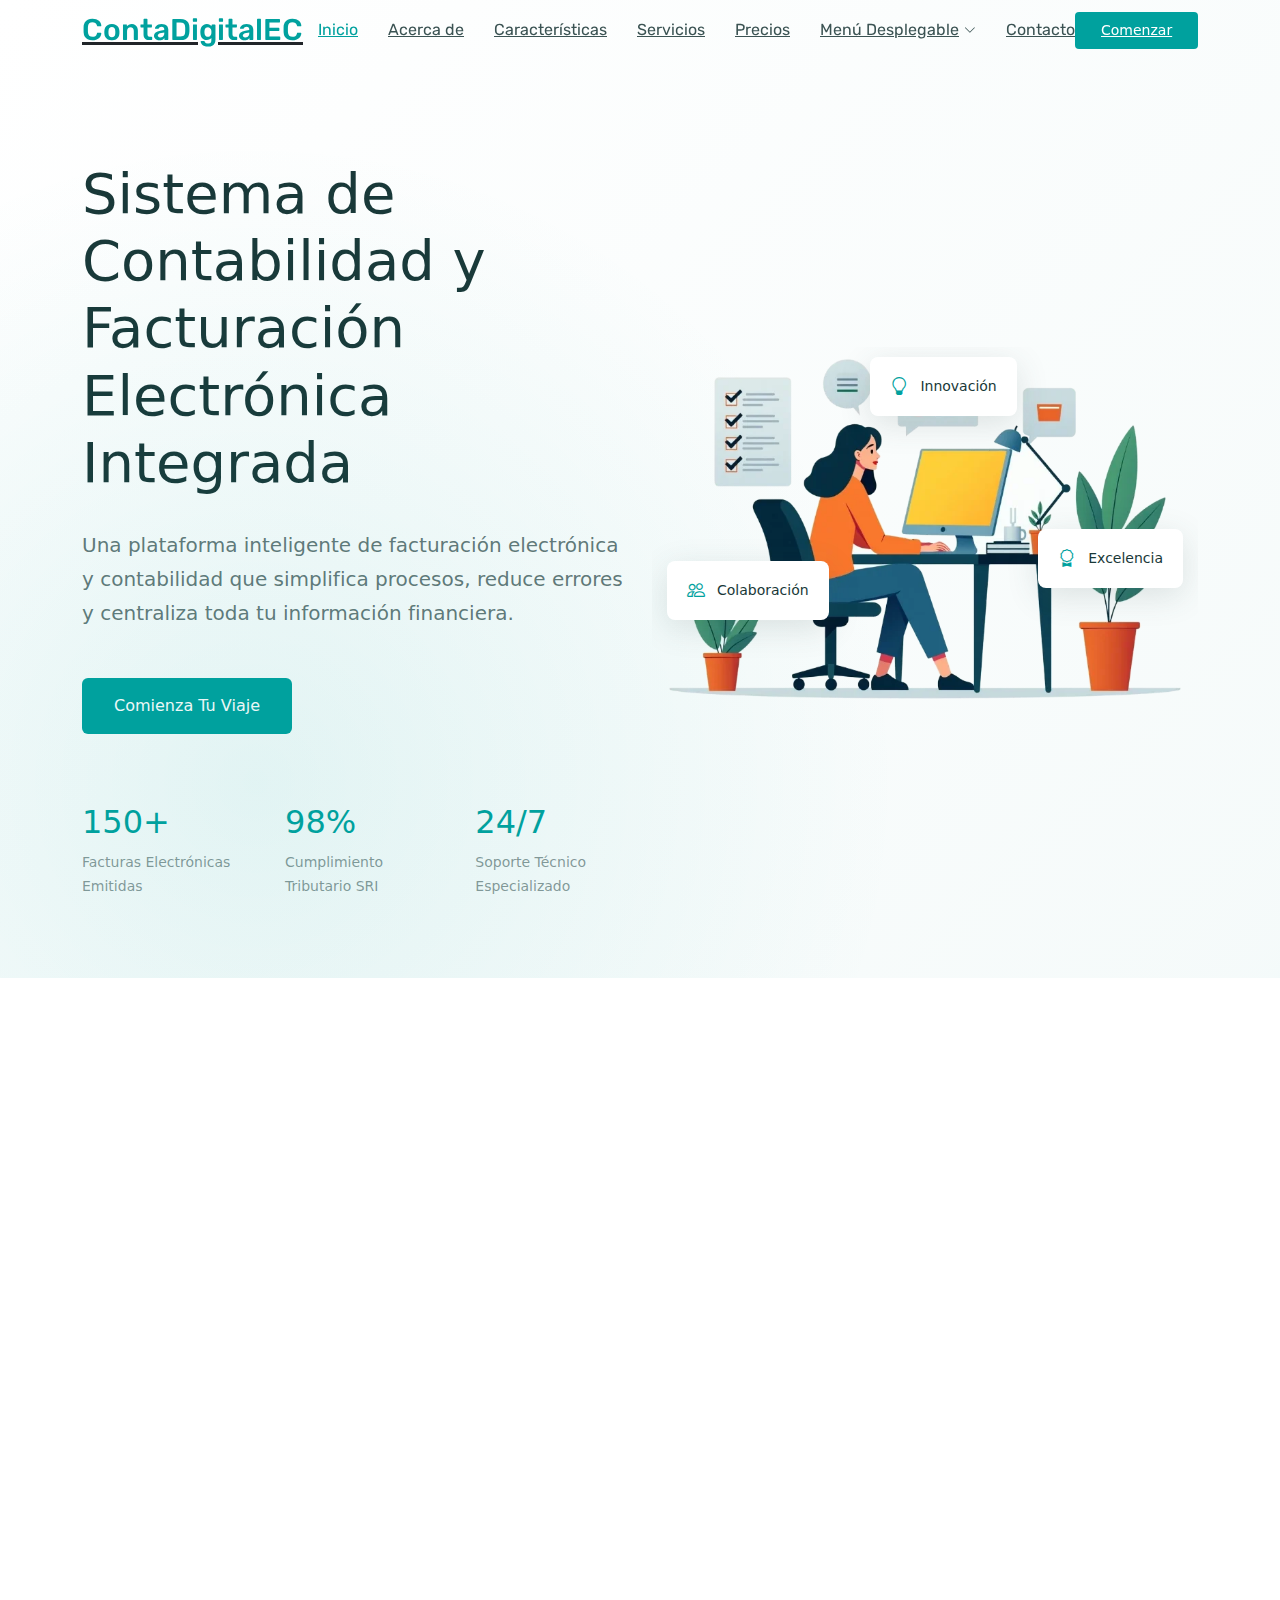
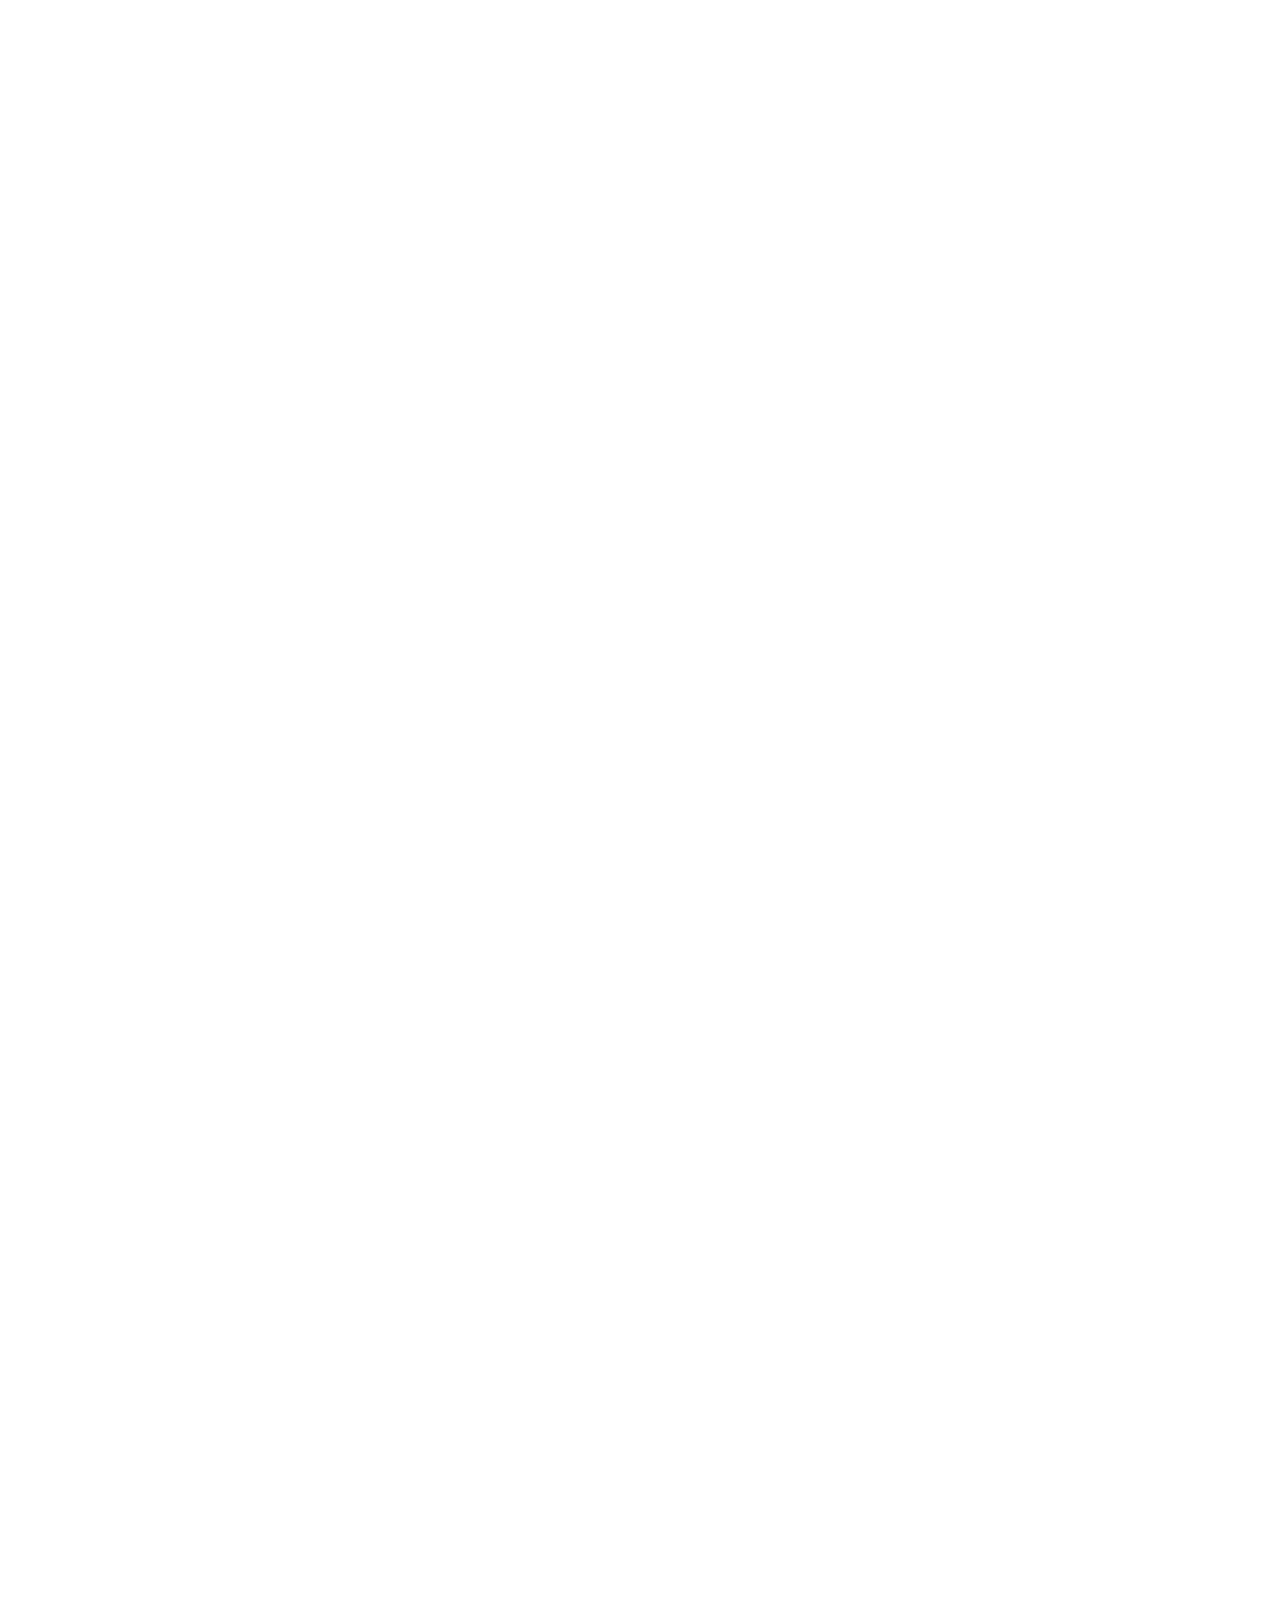
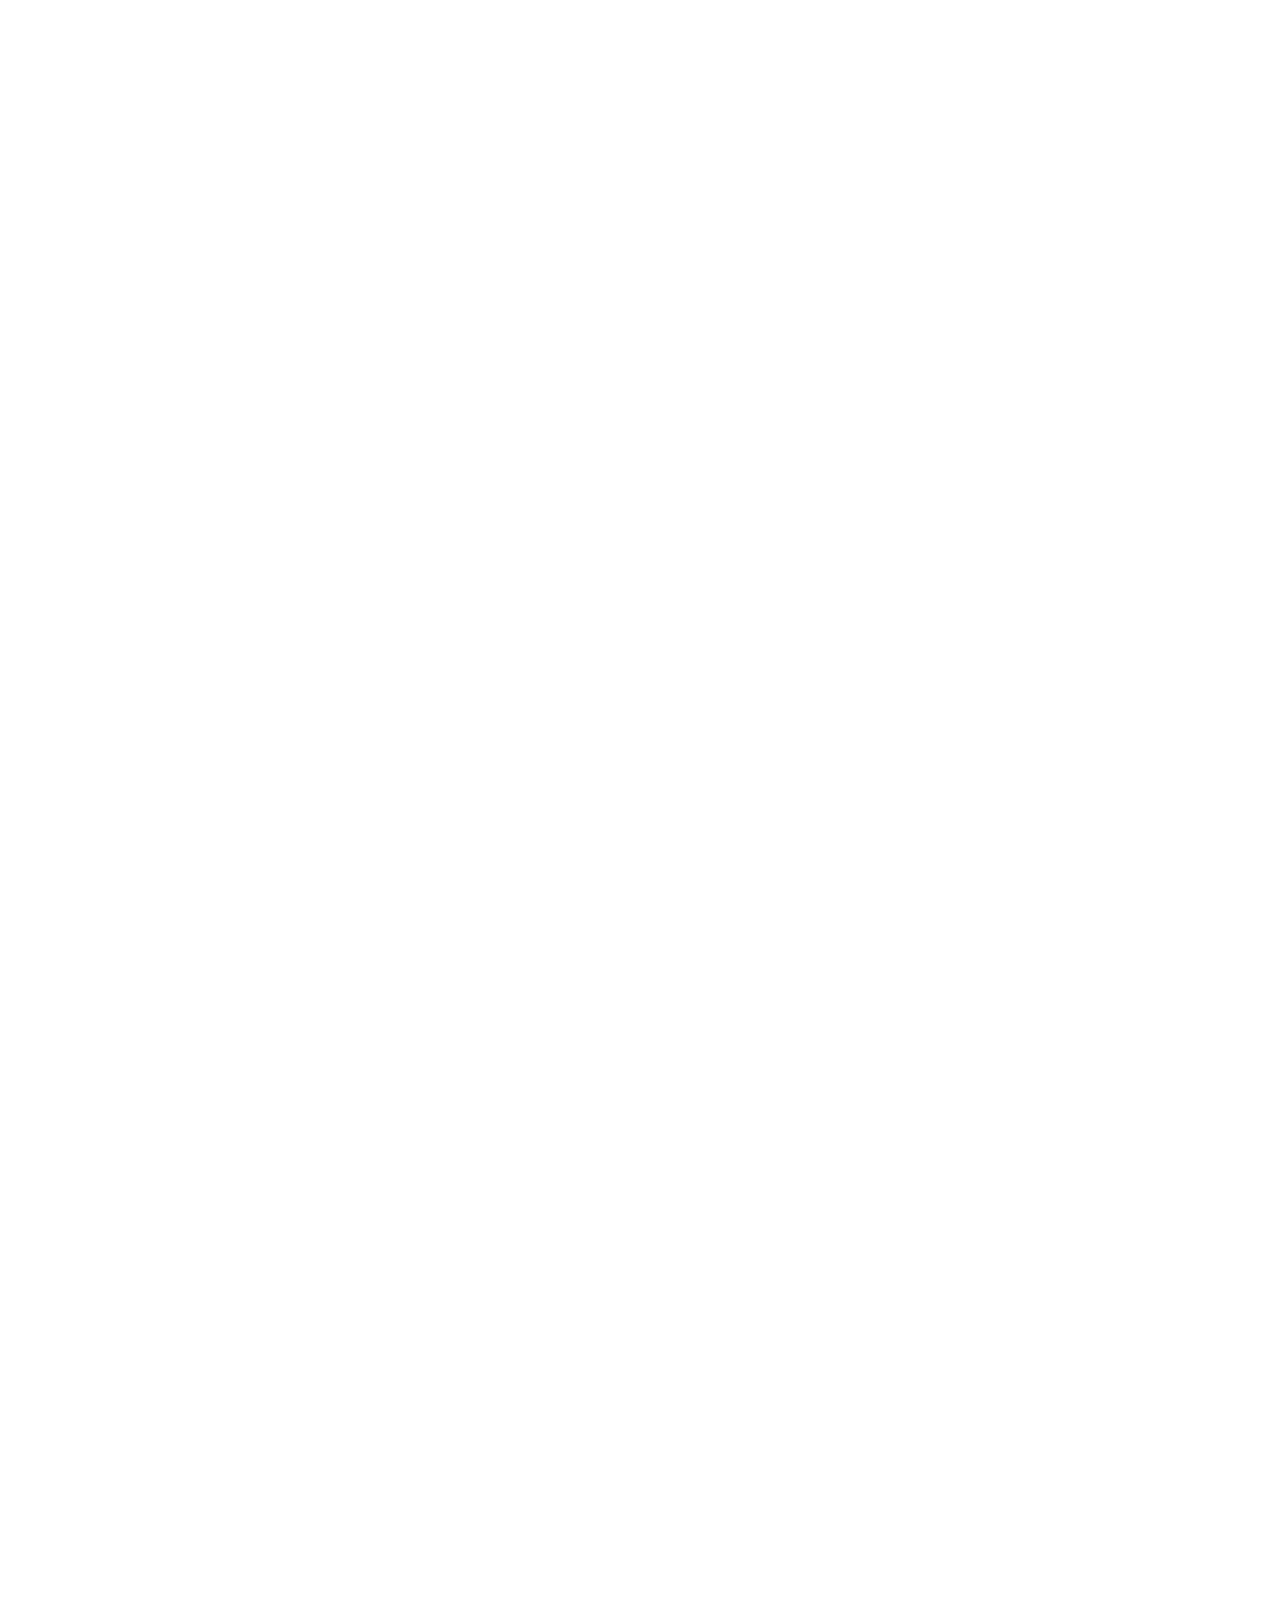
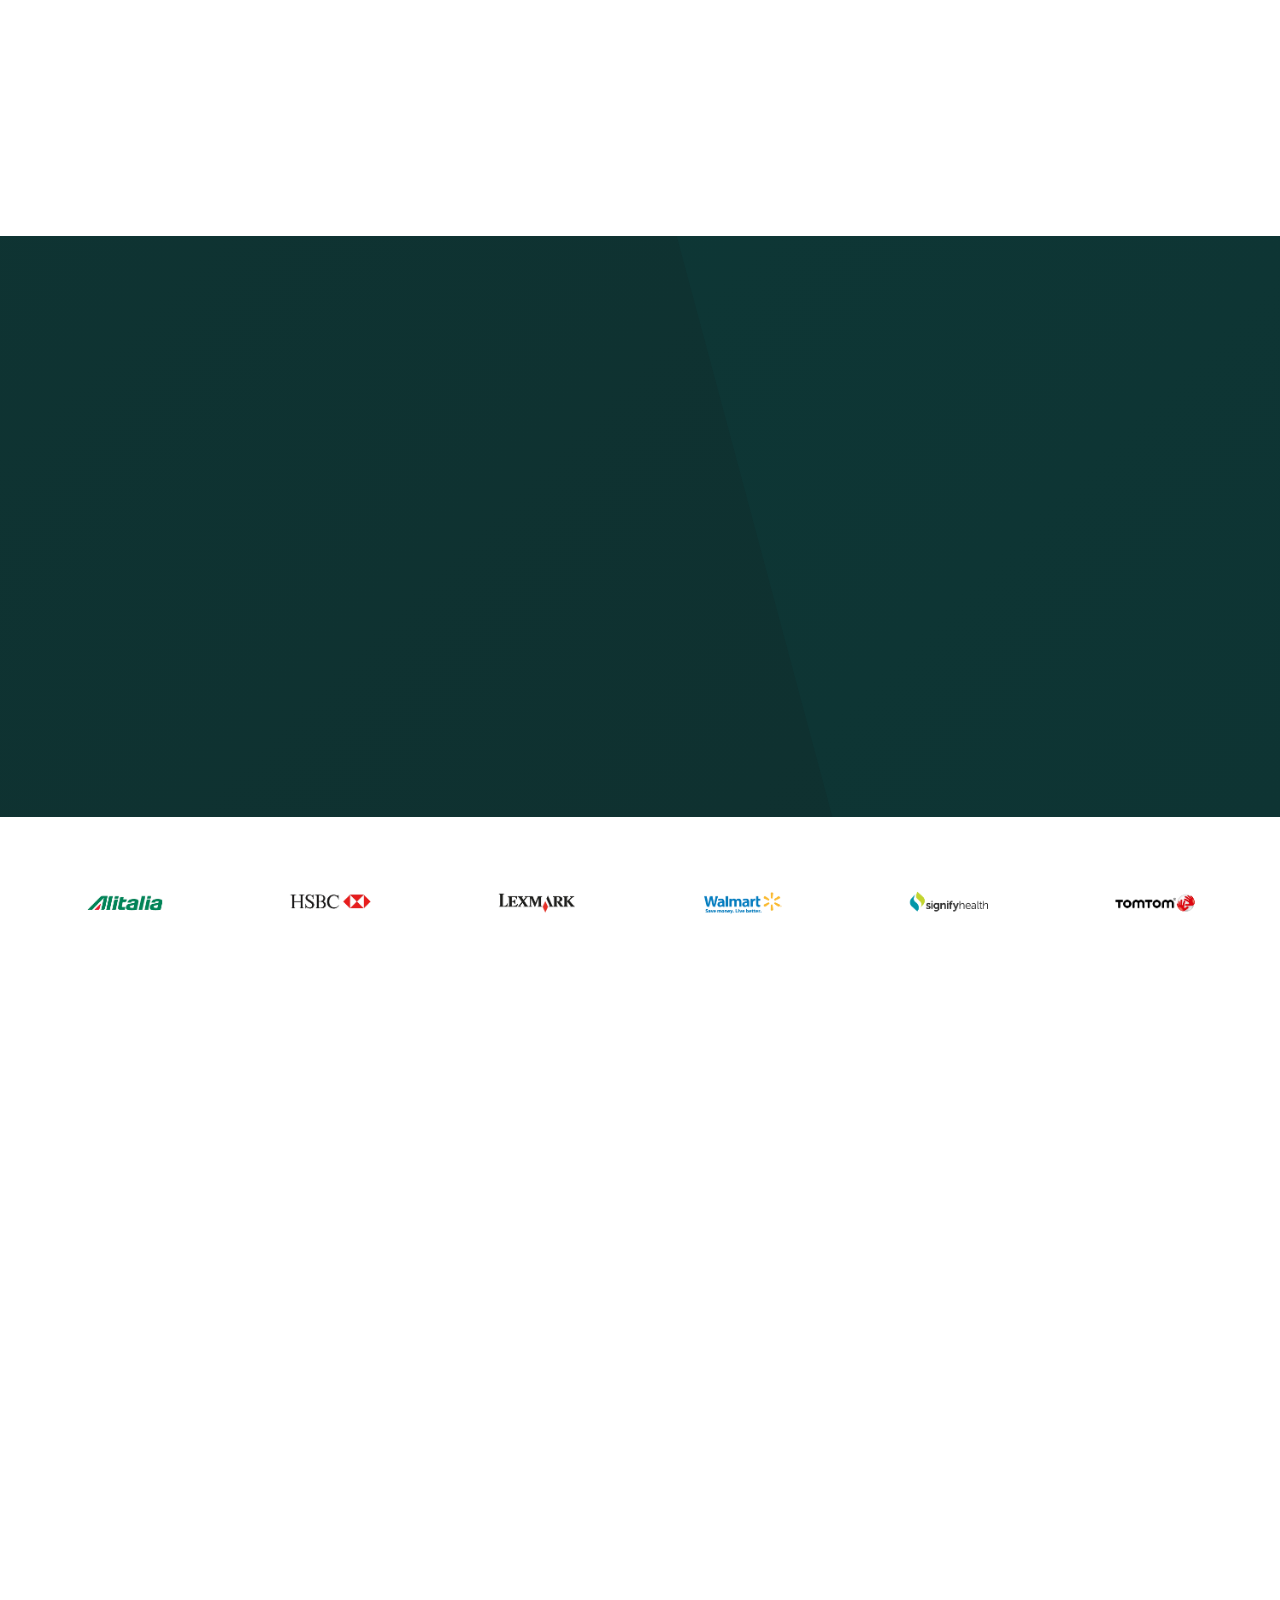
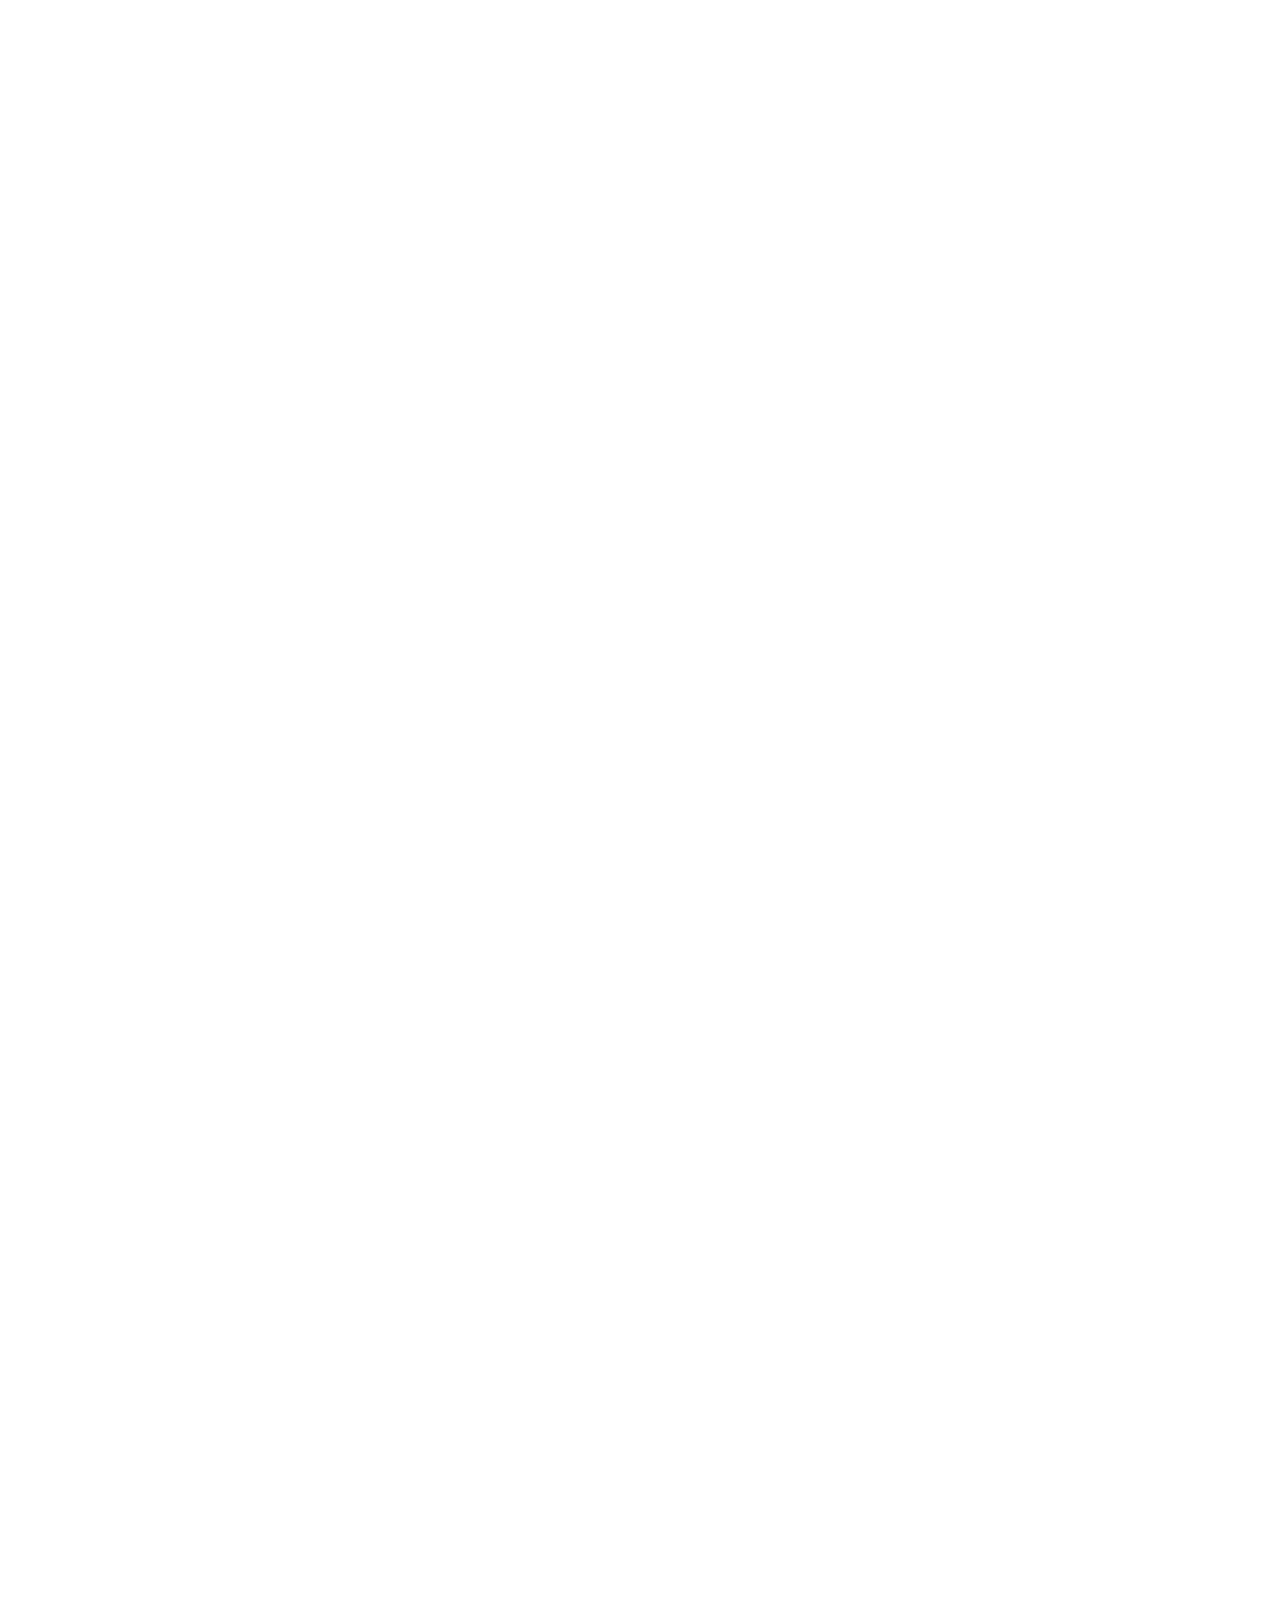
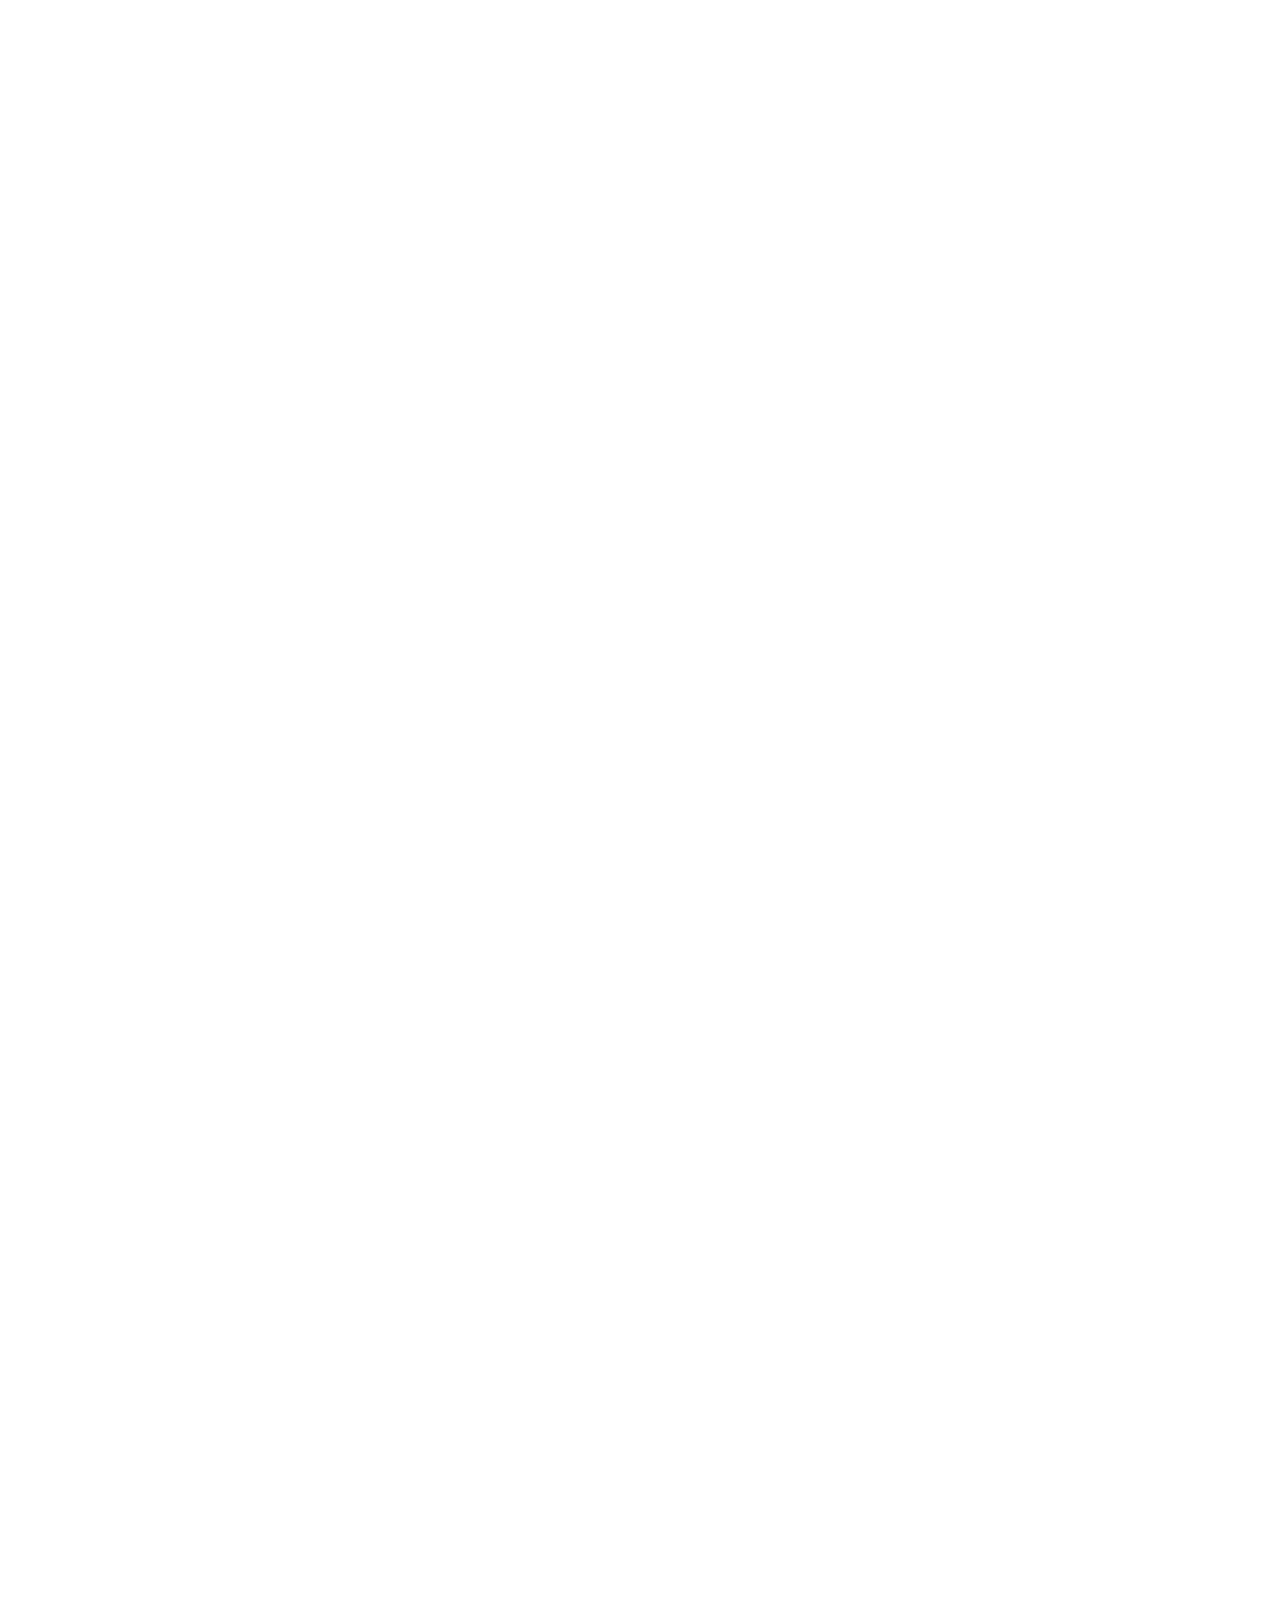
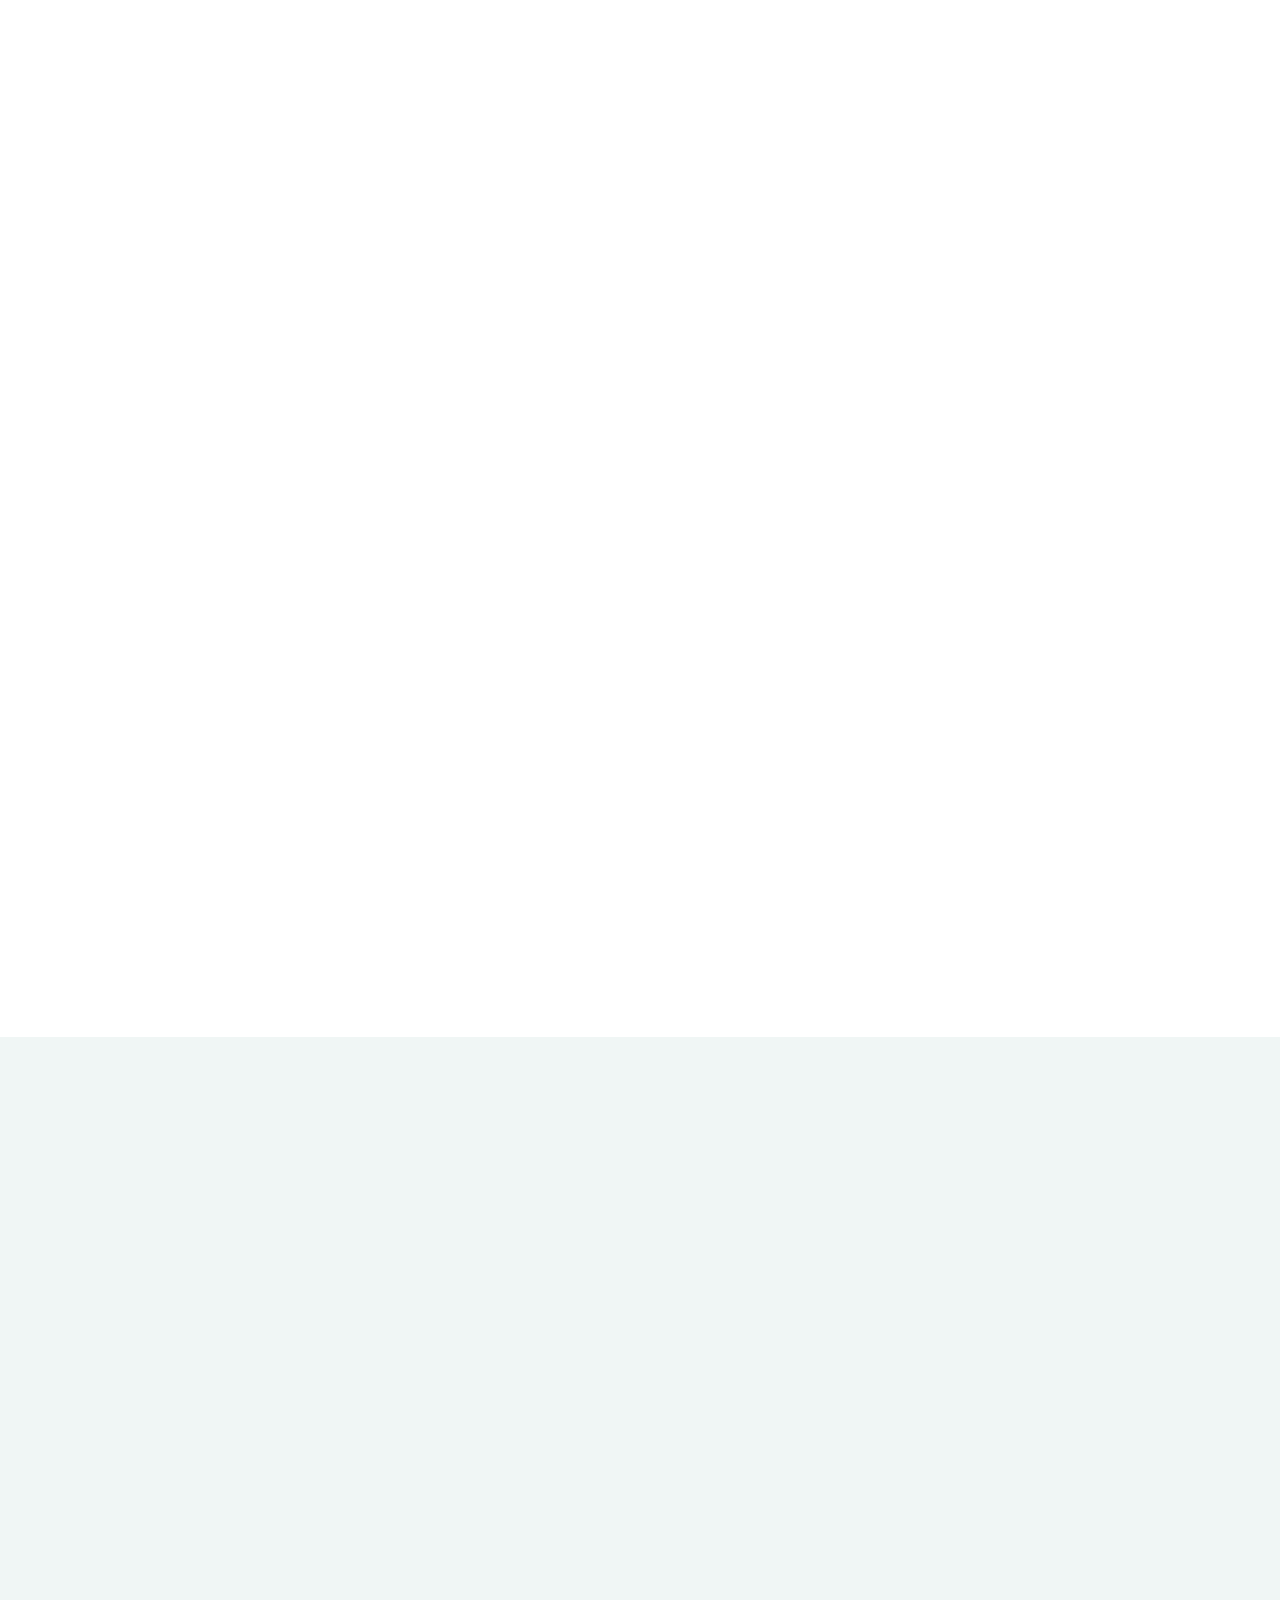
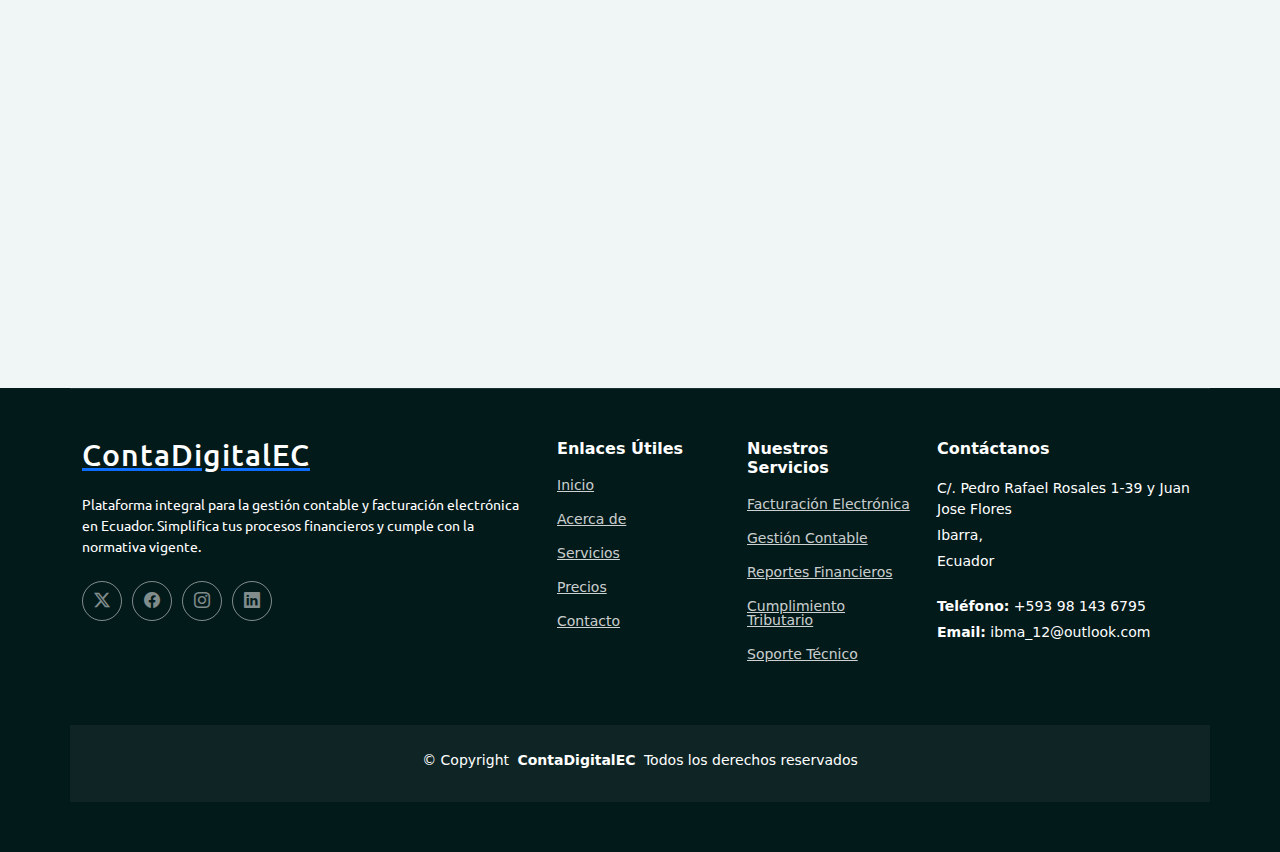
<file: index.html>
<!DOCTYPE html>
<html lang="es">

<head>
  <meta charset="utf-8">
  <meta content="width=device-width, initial-scale=1.0" name="viewport">
  <title>ContaDigitalEC</title>
  <meta name="description" content="">
  <meta name="keywords" content="">

  <!-- Favicons -->
  <link href="assets/img/favicon0.png" rel="icon">
  <link href="assets/img/apple-touch-icon.png" rel="apple-touch-icon">

  <!-- Fonts -->
  <link href="https://fonts.googleapis.com" rel="preconnect">
  <link href="https://fonts.gstatic.com" rel="preconnect" crossorigin>
  <link href="https://fonts.googleapis.com/css2?family=Roboto:ital,wght@0,100;0,300;0,400;0,500;0,700;0,900;1,100;1,300;1,400;1,500;1,700;1,900&family=Ubuntu:ital,wght@0,300;0,400;0,500;0,700;1,300;1,400;1,500;1,700&family=Rubik:ital,wght@0,300;0,400;0,500;0,600;0,700;0,800;0,900;1,300;1,400;1,500;1,600;1,700;1,800;1,900&display=swap" rel="stylesheet">

  <!-- Vendor CSS Files -->
  <link href="assets/vendor/bootstrap/css/bootstrap.min.css" rel="stylesheet">
  <link href="assets/vendor/bootstrap-icons/bootstrap-icons.css" rel="stylesheet">
  <link href="assets/vendor/aos/aos.css" rel="stylesheet">
  <link href="assets/vendor/glightbox/css/glightbox.min.css" rel="stylesheet">
  <link href="assets/vendor/swiper/swiper-bundle.min.css" rel="stylesheet">

  <!-- Main CSS File -->
  <link href="assets/css/main.css" rel="stylesheet">

  <!-- =======================================================
  * Template Name: Landify
  * Template URL: https://bootstrapmade.com/landify-bootstrap-landing-page-template/
  * Updated: Aug 04 2025 with Bootstrap v5.3.7
  * Author: BootstrapMade.com
  * License: https://bootstrapmade.com/license/
  ======================================================== -->
</head>

<body class="index-page">

  <header id="header" class="header d-flex align-items-center fixed-top">
    <div class="container position-relative d-flex align-items-center justify-content-between">

      <a href="#hero" class="logo d-flex align-items-center me-auto me-xl-0 active">
        <!-- Uncomment the line below if you also wish to use an image logo -->
        <!-- <img src="assets/img/logo.webp" alt=""> -->
        <h1 class="sitename">ContaDigitalEC</h1>
      </a>

      <nav id="navmenu" class="navmenu">
        <ul>
          <li><a href="#hero" class="active">Inicio</a></li>
          <li><a href="#about">Acerca de</a></li>
          <li><a href="#features">Características</a></li>
          <li><a href="#services">Servicios</a></li>
          <li><a href="#pricing">Precios</a></li>
          <li class="dropdown"><a href="#"><span>Menú Desplegable</span> <i class="bi bi-chevron-down toggle-dropdown"></i></a>
            <ul>
              <li><a href="#">Desplegable 1</a></li>
              <li class="dropdown"><a href="#"><span>Desplegable Profundo</span> <i class="bi bi-chevron-down toggle-dropdown"></i></a>
                <ul>
                  <li><a href="#">Desplegable Profundo 1</a></li>
                  <li><a href="#">Desplegable Profundo 2</a></li>
                  <li><a href="#">Desplegable Profundo 3</a></li>
                  <li><a href="#">Desplegable Profundo 4</a></li>
                  <li><a href="#">Desplegable Profundo 5</a></li>
                </ul>
              </li>
              <li><a href="#">Desplegable 2</a></li>
              <li><a href="#">Desplegable 3</a></li>
              <li><a href="#">Desplegable 4</a></li>
            </ul>
          </li>
          <li><a href="#contact">Contacto</a></li>
        </ul>
        <i class="mobile-nav-toggle d-xl-none bi bi-list"></i>
      </nav>

      <a class="btn-getstarted" href="index.html#about">Comenzar</a>

    </div>
  </header>

  <main class="main">

    <!-- Hero Section -->
    <section id="hero" class="hero section">

      <div class="container" data-aos="fade-up" data-aos-delay="100">

        <div class="row align-items-center">

          <div class="col-lg-6 order-2 order-lg-1" data-aos="fade-right" data-aos-delay="200">
            <div class="hero-content">
              <h1 class="hero-title">Sistema de Contabilidad y Facturación Electrónica Integrada</h1>
              <p class="hero-description">Una plataforma inteligente de facturación electrónica y contabilidad que simplifica procesos, reduce errores y centraliza toda tu información financiera.</p>
              <div class="hero-actions">
                <a href="#about" class="btn-primary">Comienza Tu Viaje</a>
                <!--<a href="https://www.youtube.com/watch?v=Y7f98aduVJ8" class="btn-secondary glightbox">
                  <i class="bi bi-play-circle"></i>
                  <span>Mira Nuestra Historia</span>-->
                </a>
                </a>
              </div>
              <div class="hero-stats">
                <div class="stat-item">
                  <span class="stat-number">150+</span>
                  <span class="stat-label">Facturas Electrónicas Emitidas</span>
                </div>
                <div class="stat-item">
                  <span class="stat-number">98%</span>
                  <span class="stat-label">Cumplimiento Tributario SRI</span>
                </div>
                <div class="stat-item">
                  <span class="stat-number">24/7</span>
                  <span class="stat-label">Soporte Técnico Especializado</span>
                </div>
              </div>
            </div>
          </div>

          <div class="col-lg-6 order-1 order-lg-2" data-aos="fade-left" data-aos-delay="300">
            <div class="hero-visual">
              <div class="hero-image-wrapper">
                <img src="assets/img/illustration/illustration-15.webp" class="img-fluid hero-image" alt="Hero Image">
                <div class="floating-elements">
                  <div class="floating-card card-1">
                    <i class="bi bi-lightbulb"></i>
                    <span>Innovación</span>
                  </div>
                  <div class="floating-card card-2">
                    <i class="bi bi-award"></i>
                    <span>Excelencia</span>
                  </div>
                  <div class="floating-card card-3">
                    <i class="bi bi-people"></i>
                    <span>Colaboración  </span>
                  </div>
                </div>
              </div>
            </div>
          </div>

        </div>

      </div>

    </section><!-- /Hero Section -->

    <!-- About Section -->
    <section id="about" class="about section">

      <div class="container" data-aos="fade-up" data-aos-delay="100">

        <div class="row gy-5">

          <div class="col-lg-6" data-aos="fade-right" data-aos-delay="200">
            <div class="content-wrapper">
              <div class="section-header">
                <span class="section-badge">SOBRE NUESTRA EMPRESA</span>
                <h2>Soluciones Contables Adaptadas a la Normativa del SRI</h2>
              </div>

              <p class="lead-text">ContaDigitalEC facilita la emisión de comprobantes electrónicos y el registro contable conforme a los lineamientos del Servicio de Rentas Internas del Ecuador.</p>

              <p class="description-text">Acompañamos a empresas, emprendedores y profesionales contables con una plataforma segura, actualizada y orientada al cumplimiento tributario.</p>

              <div class="stats-grid">
                <div class="stat-item">
                  <div class="stat-number">250+</div>
                  <div class="stat-label">Facturas Electrónicas Emitidas</div>
                </div>
                <div class="stat-item">
                  <div class="stat-number">98%</div>
                  <div class="stat-label">Cumplimiento Tributario</div>
                </div>
                <div class="stat-item">
                  <div class="stat-number">24/7</div>
                  <div class="stat-label">Soporte Técnico Especializado</div>
                </div>
                <div class="stat-item">
                  <div class="stat-number">12+</div>
                  <div class="stat-label">Experiencia Contable y Tributaria</div>
                </div>
              </div>
            </div>
          </div>

          <div class="col-lg-6" data-aos="fade-left" data-aos-delay="300">
            <div class="visual-section">
              <div class="main-image-container">
                <img src="assets/img/about/about-8.webp" alt="Professional team collaboration" class="img-fluid main-visual">
                <div class="overlay-card">
                  <div class="card-content">
                    <h4>Cumplimiento Tributario</h4>
                    <p>Procesos contables de facturación electrónica alineados con la normativa del SRI, priorizando la integridad de la información y la seguridad de los datos.</p>
                    <div class="card-icon">
                      <i class="bi bi-award-fill"></i>
                    </div>
                  </div>
                </div>
              </div>

              <div class="secondary-images">
                <div class="row g-3">
                  <div class="col-6">
                    <img src="assets/img/about/about-11.webp" alt="Reunión de equipo" class="img-fluid secondary-img">
                  </div>
                  <div class="col-6">
                    <img src="assets/img/about/about-5.webp" alt="Espacio de oficina" class="img-fluid secondary-img">
                  </div>
                </div>
              </div>
            </div>
          </div>

        </div>

        <div class="row mt-5">
          <div class="col-12" data-aos="fade-up" data-aos-delay="400">
            <div class="features-section">
              <div class="row gy-4">
                <div class="col-md-4">
                  <div class="feature-box">
                    <div class="feature-icon">
                      <i class="bi bi-shield-check"></i>
                    </div>
                    <h5>Seguridad Confiable</h5>
                    <p>Información financiera protegida con estándares de seguridad que garantizan respaldo, control y disponibilidad permanente.</p>
                  </div>
                </div>
                <div class="col-md-4">
                  <div class="feature-box">
                    <div class="feature-icon">
                      <i class="bi bi-lightning-charge"></i>
                    </div>
                    <h5>Procesamiento Eficiente</h5>
                    <p>Emite facturas electrónicas y gestiona tu contabilidad de manera ágil, reduciendo tiempos y errores operativos.</p>
                  </div>
                </div>
                <div class="col-md-4">
                  <div class="feature-box">
                    <div class="feature-icon">
                      <i class="bi bi-headset"></i>
                    </div>
                    <h5>Acompañamiento Profesional</h5>
                    <p>Asistencia continua para asegurar el correcto uso del sistema y el cumplimiento tributario.</p>
                  </div>
                </div>
              </div>
            </div>
          </div>
        </div>

      </div>

    </section><!-- /About Section -->

    <!-- Features Section -->
    <section id="features" class="features section">

      <!-- Section Title -->
      <div class="container section-title" data-aos="fade-up">
        <span class="description-title">Características</span>
        <h2>Características</h2>
        <p>Descubre las funcionalidades que simplifican tu facturación electrónica y optimizan la gestión contable de tu empresa.</p>
      </div><!-- End Section Title -->

      <div class="container" data-aos="fade-up" data-aos-delay="100">

        <div class="tabs-wrapper">
          <ul class="nav nav-tabs" data-aos="fade-up" data-aos-delay="100">

            <li class="nav-item">
              <a class="nav-link active show" data-bs-toggle="tab" data-bs-target="#features-tab-1">
                <div class="tab-icon">
                  <i class="bi bi-rocket-takeoff"></i>
                </div>
                <div class="tab-content">
                  <h5>Facturación Electrónica SRI</h5>
                  <span>Emite comprobantes electrónicos válidos ante el SRI de forma rápida, segura y conforme a la normativa vigente.</span>
                </div>
              </a>
            </li><!-- End tab nav item -->

            <li class="nav-item">
              <a class="nav-link" data-bs-toggle="tab" data-bs-target="#features-tab-2">
                <div class="tab-icon">
                  <i class="bi bi-shield-shaded"></i>
                </div>
                <div class="tab-content">
                  <h5>Seguridad y Respaldo de Datos</h5>
                  <span>Protección de la información financiera y confidencialidad de datos.</span>
                </div>
              </a>
            </li><!-- End tab nav item -->

            <li class="nav-item">
              <a class="nav-link" data-bs-toggle="tab" data-bs-target="#features-tab-3">
                <div class="tab-icon">
                  <i class="bi bi-lightning-charge"></i>
                </div>
                <div class="tab-content">
                  <h5>Procesamiento Ágil</h5>
                  <span>Registro contable y emisión de facturas optimizados para un desempeño rápido y estable.</span>
                </div>
              </a>
            </li><!-- End tab nav item -->

            <li class="nav-item">
              <a class="nav-link" data-bs-toggle="tab" data-bs-target="#features-tab-4">
                <div class="tab-icon">
                  <i class="bi bi-heart-pulse"></i>
                </div>
                <div class="tab-content">
                  <h5>Soporte Técnico</h5>
                  <span>Asistencia para resolver dudas cuando lo necesites.</span>
                </div>
              </a>
            </li><!-- End tab nav item -->

          </ul>

          <div class="tab-content" data-aos="fade-up" data-aos-delay="200">

            <div class="tab-pane fade active show" id="features-tab-1">
              <div class="row align-items-center">

                <div class="col-lg-5">
                  <div class="content-wrapper">
                    <div class="icon-badge">
                      <i class="bi bi-rocket-takeoff"></i>
                    </div>
                    <h3>Solución Integral de Contabilidad y Facturación</h3>
                    <p>Integramos facturación electrónica, registros contables y reportes financieros en una sola plataforma diseñada para empresas ecuatorianas.</p>

                    <div class="feature-grid">
                      <div class="feature-item">
                        <i class="bi bi-check-circle-fill"></i>
                        <span>Cumplimiento tributario conforme al SRI</span>
                      </div>
                      <div class="feature-item">
                        <i class="bi bi-check-circle-fill"></i>
                        <span>Control centralizado de ingresos y gastos</span>
                      </div>
                      <div class="feature-item">
                        <i class="bi bi-check-circle-fill"></i>
                        <span>Automatización de procesos contables</span>
                      </div>
                      <div class="feature-item">
                        <i class="bi bi-check-circle-fill"></i>
                        <span>Información financiera confiable</span>
                      </div>
                    </div>

                    <div class="stats-row">
                      <div class="stat-item">
                        <div class="stat-number">99%</div>
                        <div class="stat-label">Estabilidad Operativa</div>
                      </div>
                      <div class="stat-item">
                        <div class="stat-number">50K+</div>
                        <div class="stat-label">Comprobantes Procesados</div>
                      </div>
                      <div class="stat-item">
                        <div class="stat-number">24/7</div>
                        <div class="stat-label">Soporte Técnico</div>
                      </div>
                    </div>

                    <a href="#" class="btn-primary">Saber más <i class="bi bi-arrow-right"></i></a>
                  </div>
                </div>

                <div class="col-lg-7">
                  <div class="visual-content">
                    <div class="main-image">
                      <img src="assets/img/features/features-4.webp" alt="" class="img-fluid">
                      <div class="floating-card">
                        <i class="bi bi-graph-up-arrow"></i>
                        <div class="card-content">
                          <span>Optimización del Tiempo</span>
                          <strong>Procesos ágiles y confiables</strong>
                        </div>
                      </div>
                    </div>
                  </div>
                </div>

              </div>
            </div><!-- End tab content item -->

            <div class="tab-pane fade" id="features-tab-2">
              <div class="row align-items-center">

                <div class="col-lg-5">
                  <div class="content-wrapper">
                    <div class="icon-badge">
                      <i class="bi bi-shield-shaded"></i>
                    </div>
                    <h3>Advanced Security</h3>
                    <p>Neque porro quisquam est qui dolorem ipsum quia dolor sit amet consectetur adipisci velit sed quia non numquam eius modi tempora incidunt ut labore.</p>

                    <div class="feature-grid">
                      <div class="feature-item">
                        <i class="bi bi-check-circle-fill"></i>
                        <span>Temporibus autem quibusdam et aut officiis</span>
                      </div>
                      <div class="feature-item">
                        <i class="bi bi-check-circle-fill"></i>
                        <span>Nam libero tempore cum soluta nobis</span>
                      </div>
                      <div class="feature-item">
                        <i class="bi bi-check-circle-fill"></i>
                        <span>Itaque earum rerum hic tenetur a sapiente</span>
                      </div>
                      <div class="feature-item">
                        <i class="bi bi-check-circle-fill"></i>
                        <span>Quis autem vel eum iure reprehenderit qui</span>
                      </div>
                    </div>

                    <div class="stats-row">
                      <div class="stat-item">
                        <div class="stat-number">256-bit</div>
                        <div class="stat-label">Encryption</div>
                      </div>
                      <div class="stat-item">
                        <div class="stat-number">ISO</div>
                        <div class="stat-label">Certified</div>
                      </div>
                      <div class="stat-item">
                        <div class="stat-number">GDPR</div>
                        <div class="stat-label">Compliant</div>
                      </div>
                    </div>

                    <a href="#" class="btn-primary">Learn More <i class="bi bi-arrow-right"></i></a>
                  </div>
                </div>

                <div class="col-lg-7">
                  <div class="visual-content">
                    <div class="main-image">
                      <img src="assets/img/features/features-2.webp" alt="" class="img-fluid">
                      <div class="floating-card">
                        <i class="bi bi-shield-check"></i>
                        <div class="card-content">
                          <span>Security</span>
                          <strong>Military Grade</strong>
                        </div>
                      </div>
                    </div>
                  </div>
                </div>

              </div>
            </div><!-- End tab content item -->

            <div class="tab-pane fade" id="features-tab-3">
              <div class="row align-items-center">

                <div class="col-lg-5">
                  <div class="content-wrapper">
                    <div class="icon-badge">
                      <i class="bi bi-lightning-charge"></i>
                    </div>
                    <h3>Lightning Performance</h3>
                    <p>Ut enim ad minima veniam quis nostrum exercitationem ullam corporis suscipit laboriosam nisi ut aliquid ex ea commodi consequatur quis autem vel.</p>

                    <div class="feature-grid">
                      <div class="feature-item">
                        <i class="bi bi-check-circle-fill"></i>
                        <span>Duis aute irure dolor in reprehenderit in voluptate</span>
                      </div>
                      <div class="feature-item">
                        <i class="bi bi-check-circle-fill"></i>
                        <span>Excepteur sint occaecat cupidatat non proident</span>
                      </div>
                      <div class="feature-item">
                        <i class="bi bi-check-circle-fill"></i>
                        <span>Sunt in culpa qui officia deserunt mollit</span>
                      </div>
                      <div class="feature-item">
                        <i class="bi bi-check-circle-fill"></i>
                        <span>Sed ut perspiciatis unde omnis iste natus</span>
                      </div>
                    </div>

                    <div class="stats-row">
                      <div class="stat-item">
                        <div class="stat-number">0.5s</div>
                        <div class="stat-label">Load Time</div>
                      </div>
                      <div class="stat-item">
                        <div class="stat-number">100%</div>
                        <div class="stat-label">Optimized</div>
                      </div>
                      <div class="stat-item">
                        <div class="stat-number">CDN</div>
                        <div class="stat-label">Global</div>
                      </div>
                    </div>

                    <a href="#" class="btn-primary">Learn More <i class="bi bi-arrow-right"></i></a>
                  </div>
                </div>

                <div class="col-lg-7">
                  <div class="visual-content">
                    <div class="main-image">
                      <img src="assets/img/features/features-6.webp" alt="" class="img-fluid">
                      <div class="floating-card">
                        <i class="bi bi-speedometer2"></i>
                        <div class="card-content">
                          <span>Speed</span>
                          <strong>Ultra Fast</strong>
                        </div>
                      </div>
                    </div>
                  </div>
                </div>

              </div>
            </div><!-- End tab content item -->

            <div class="tab-pane fade" id="features-tab-4">
              <div class="row align-items-center">

                <div class="col-lg-5">
                  <div class="content-wrapper">
                    <div class="icon-badge">
                      <i class="bi bi-heart-pulse"></i>
                    </div>
                    <h3>Premium Support</h3>
                    <p>Nemo enim ipsam voluptatem quia voluptas sit aspernatur aut odit aut fugit sed quia consequuntur magni dolores eos qui ratione voluptatem sequi nesciunt.</p>

                    <div class="feature-grid">
                      <div class="feature-item">
                        <i class="bi bi-check-circle-fill"></i>
                        <span>Neque porro quisquam est qui dolorem ipsum</span>
                      </div>
                      <div class="feature-item">
                        <i class="bi bi-check-circle-fill"></i>
                        <span>Quia dolor sit amet consectetur adipisci velit</span>
                      </div>
                      <div class="feature-item">
                        <i class="bi bi-check-circle-fill"></i>
                        <span>Sed quia non numquam eius modi tempora</span>
                      </div>
                      <div class="feature-item">
                        <i class="bi bi-check-circle-fill"></i>
                        <span>Incidunt ut labore et dolore magnam aliquam</span>
                      </div>
                    </div>

                    <div class="stats-row">
                      <div class="stat-item">
                        <div class="stat-number">24/7</div>
                        <div class="stat-label">Available</div>
                      </div>
                      <div class="stat-item">
                        <div class="stat-number">2min</div>
                        <div class="stat-label">Response</div>
                      </div>
                      <div class="stat-item">
                        <div class="stat-number">Expert</div>
                        <div class="stat-label">Team</div>
                      </div>
                    </div>

                    <a href="#" class="btn-primary">Learn More <i class="bi bi-arrow-right"></i></a>
                  </div>
                </div>

                <div class="col-lg-7">
                  <div class="visual-content">
                    <div class="main-image">
                      <img src="assets/img/features/features-1.webp" alt="" class="img-fluid">
                      <div class="floating-card">
                        <i class="bi bi-headset"></i>
                        <div class="card-content">
                          <span>Support</span>
                          <strong>Always Here</strong>
                        </div>
                      </div>
                    </div>
                  </div>
                </div>

              </div>
            </div><!-- End tab content item -->

          </div>
        </div>

      </div>

    </section><!-- /Features Section -->

    

    <!-- Features 2 Section -->
    <section id="features-2" class="features-2 section">

      <div class="container" data-aos="fade-up" data-aos-delay="100">

        <div class="row g-4">
          <div class="col-lg-4" data-aos="fade-up" data-aos-delay="150">
            <div class="feature-card">
              <div class="feature-icon">
                <i class="bi bi-app-indicator"></i>
              </div>
              <h3>Panel de Control Intuitivo</h3>
              <p>Visualiza en un solo lugar la información clave de tu negocio: ingresos, gastos, facturación y estado tributario en tiempo real.</p>
              <ul class="feature-benefits">
                <li><i class="bi bi-check-circle-fill"></i>Visualización de datos en tiempo real</li>
                <li><i class="bi bi-check-circle-fill"></i>Paneles personalizables por usuario</li>
                <li><i class="bi bi-check-circle-fill"></i>Reportes contables interactivos</li>
              </ul>
              <div class="feature-image">
                <img src="assets/img/features/features-1.webp" alt="Dashboard Interface" class="img-fluid" loading="lazy">
              </div>
            </div>
          </div>

          <div class="col-lg-4" data-aos="fade-up" data-aos-delay="200">
            <div class="feature-card highlighted">
              <div class="feature-icon">
                <i class="bi bi-graph-up-arrow"></i>
              </div>
              <h3>Herramientas de Análisis Financiero</h3>
              <p>Analiza el rendimiento financiero de tu empresa con reportes claros y métricas que te ayudan a tomar mejores decisiones.</p>
              <ul class="feature-benefits">
                <li><i class="bi bi-check-circle-fill"></i>Análisis de ingresos y egresos</li>
                <li><i class="bi bi-check-circle-fill"></i>Reportes contables personalizados</li>
                <li><i class="bi bi-check-circle-fill"></i>Exploración de datos por períodos fiscales</li>
              </ul>
              <div class="feature-image">
                <img src="assets/img/features/features-2.webp" alt="Analytics Tools" class="img-fluid" loading="lazy">
              </div>
            </div>
          </div>

          <div class="col-lg-4" data-aos="fade-up" data-aos-delay="250">
            <div class="feature-card">
              <div class="feature-icon">
                <i class="bi bi-shield-check"></i>
              </div>
              <h3>Seguridad y Cumplimiento Tributario</h3>
              <p>Protegemos la información financiera de tu empresa cumpliendo con estándares de seguridad y normativas vigentes.</p>
              <ul class="feature-benefits">
                <li><i class="bi bi-check-circle-fill"></i>Cifrado de datos de extremo a extremo</li>
                <li><i class="bi bi-check-circle-fill"></i>Control de accesos por roles</li>
                <li><i class="bi bi-check-circle-fill"></i>Cumplimiento con normativas del SRI</li>
              </ul>
              <div class="feature-image">
                <img src="assets/img/features/features-3.webp" alt="Security Features" class="img-fluid" loading="lazy">
              </div>
            </div>
          </div>
        </div>

        <div class="feature-testimonial" data-aos="fade-up" data-aos-delay="300">
          <div class="row align-items-center">
            <div class="col-lg-6" data-aos="zoom-in">
              <div class="testimonial-image">
                <img src="assets/img/features/features-4.webp" alt="Testimonial" class="img-fluid">
              </div>
            </div>
            <div class="col-lg-6" data-aos="fade-up" data-aos-delay="200">
              <div class="testimonial-content">
                <div class="quote-icon">
                  <i class="bi bi-quote"></i>
                </div>
                <p>Desde que usamos ContaDigitalEC, hemos reducido errores contables y optimizado nuestro proceso de facturación electrónica.</p>
                <div class="testimonial-author">
                  <h4>Jennifer ????</h4>
                  <span>Product ????</span>
                </div>
              </div>
            </div>
          </div>
        </div>

      </div>

    </section><!-- /Features 2 Section -->

    <!-- Call To Action Section -->
    <section id="call-to-action" class="call-to-action section dark-background">

      <div class="container" data-aos="fade-up" data-aos-delay="100">

        <div class="row align-items-lg-center">
          <div class="col-lg-5 order-lg-2" data-aos="fade-left" data-aos-delay="200">
            <div class="image-wrapper position-relative">
              <div class="floating-card">
                <i class="bi bi-shield-lock"></i>
                <h4>Transforma tu Negocio con Tecnología de Vanguardia</h4>
                <p>Optimiza tus procesos contables y de facturación con nuestra plataforma inteligente. Simplifica la gestión financiera, reduce errores y asegura la protección de tus datos. ¡Lleva tu empresa al siguiente nivel con soluciones innovadoras!</p>
              </div>
              <img src="assets/img/misc/misc-6.webp" alt="Security Solutions" class="img-fluid main-image">
            </div>
          </div>

          <div class="col-lg-6 offset-lg-1 order-lg-1" data-aos="fade-right" data-aos-delay="100">
            <div class="content-area">
              <h2>Soluciones Avanzadas de Seguridad</h2>
              <p>Soluciones Avanzadas de Seguridad
                Protege tu información con tecnología de última generación y protocolos de seguridad robustos para tu tranquilidad.</p>

              <ul class="feature-list">
                <li>
                  <i class="bi bi-check"></i>
                  <span>Optimiza operaciones y aumenta la productividad</span>
                </li>
                <li>
                  <i class="bi bi-check"></i>
                  <span>Logra ahorros de costos y mejoras en la eficiencia</span>
                </li>
                <li>
                  <i class="bi bi-check"></i>
                  <span>Escala los recursos de tu negocio de manera inteligente</span>
                </li>
              </ul>

              <div class="cta-wrapper">
                <a href="#" class="btn btn-cta">Comienza tu viaje</a>
              </div>
            </div>
          </div>

        </div>

      </div>

    </section><!-- /Call To Action Section -->

    <!-- Clients Section -->
    <section id="clients" class="clients section">

      <div class="container">

        <div class="swiper init-swiper">
          <script type="application/json" class="swiper-config">
            {
              "loop": true,
              "speed": 600,
              "autoplay": {
                "delay": 5000
              },
              "slidesPerView": "auto",
              "pagination": {
                "el": ".swiper-pagination",
                "type": "bullets",
                "clickable": true
              },
              "breakpoints": {
                "320": {
                  "slidesPerView": 2,
                  "spaceBetween": 40
                },
                "480": {
                  "slidesPerView": 3,
                  "spaceBetween": 60
                },
                "640": {
                  "slidesPerView": 4,
                  "spaceBetween": 80
                },
                "992": {
                  "slidesPerView": 6,
                  "spaceBetween": 120
                }
              }
            }
          </script>
          <div class="swiper-wrapper align-items-center">
            <div class="swiper-slide"><img src="assets/img/clients/clients-1.webp" class="img-fluid" alt=""></div>
            <div class="swiper-slide"><img src="assets/img/clients/clients-2.webp" class="img-fluid" alt=""></div>
            <div class="swiper-slide"><img src="assets/img/clients/clients-3.webp" class="img-fluid" alt=""></div>
            <div class="swiper-slide"><img src="assets/img/clients/clients-4.webp" class="img-fluid" alt=""></div>
            <div class="swiper-slide"><img src="assets/img/clients/clients-5.webp" class="img-fluid" alt=""></div>
            <div class="swiper-slide"><img src="assets/img/clients/clients-6.webp" class="img-fluid" alt=""></div>
            <div class="swiper-slide"><img src="assets/img/clients/clients-7.webp" class="img-fluid" alt=""></div>
            <div class="swiper-slide"><img src="assets/img/clients/clients-8.webp" class="img-fluid" alt=""></div>
          </div>
        </div>

      </div>

    </section><!-- /Clients Section -->

    <!-- Testimonials Section -->
    <section id="testimonials" class="testimonials section">

      <!-- Section Title -->
      <div class="container section-title" data-aos="fade-up">
        <span class="description-title">Testimonios</span>
        <h2>Testimonios</h2>
        <p>La experiencia de nuestros clientes respalda la eficiencia, precisión y confiabilidad de nuestro sistema contable y de facturación electrónica.</p>
      </div><!-- End Section Title -->

      <div class="container">

        <div class="testimonial-masonry">

          <div class="testimonial-item" data-aos="fade-up">
            <div class="testimonial-content">
              <div class="quote-pattern">
                <i class="bi bi-quote"></i>
              </div>
              <p>La implementación del sistema de facturación electrónica optimizó nuestros procesos contables y mejoró el control financiero del negocio.</p>
              <div class="client-info">
                <div class="client-image">
                  <img src="assets/img/person/person-f-7.webp" alt="Client">
                </div>
                <div class="client-details">
                  <h3>Rachel ????</h3>
                  <span class="position">Directora ????</span>
                </div>
              </div>
            </div>
          </div>

          <div class="testimonial-item highlight" data-aos="fade-up" data-aos-delay="100">
            <div class="testimonial-content">
              <div class="quote-pattern">
                <i class="bi bi-quote"></i>
              </div>
              <p>El sistema contable integrado con facturación electrónica nos permitió cumplir con las obligaciones tributarias de forma rápida, segura y sin errores.</p>
              <div class="client-info">
                <div class="client-image">
                  <img src="assets/img/person/person-m-7.webp" alt="Client">
                </div>
                <div class="client-details">
                  <h3>Morgan ????</h3>
                  <span class="position">Gerente ????</span>
                </div>
              </div>
            </div>
          </div>

          <div class="testimonial-item" data-aos="fade-up" data-aos-delay="200">
            <div class="testimonial-content">
              <div class="quote-pattern">
                <i class="bi bi-quote"></i>
              </div>
              <p>La automatización de facturas, reportes y asientos contables redujo significativamente el tiempo dedicado a tareas manuales.</p>
              <div class="client-info">
                <div class="client-image">
                  <img src="assets/img/person/person-f-8.webp" alt="Client">
                </div>
                <div class="client-details">
                  <h3>Emma ????</h3>
                  <span class="position">Líder ????</span>
                </div>
              </div>
            </div>
          </div>

        </div>

    </section><!-- /Testimonials Section -->

    <!-- Stats Section -->
    <section id="stats" class="stats section">

      <div class="container" data-aos="fade-up" data-aos-delay="100">

        <div class="row">
          <div class="col-lg-8 mx-auto text-center mb-5" data-aos="fade-up" data-aos-delay="200">
            <h3 class="main-headline">Impulsando la eficiencia contable mediante la innovación</h3>
            <p class="main-description">Nuestro sistema de facturación electrónica y contabilidad automatiza procesos financieros,
          garantiza precisión en los registros y asegura el cumplimiento de las normativas tributarias.</p>

            <div class="achievement-badge" data-aos="zoom-in" data-aos-delay="300">
              <div class="achievement-content">
                <div class="achievement-icon">
                  <i class="bi bi-trophy-fill"></i>
                </div>
                <div class="achievement-details">
                  <div class="achievement-title">Soluciones contables</div>
                  <div class="achievement-subtitle">Servicios a empresas a nivel nacional</div>
                </div>
              </div>
            </div>
          </div>
        </div>

        <div class="stats-grid">
          <div class="row g-4">
            <div class="col-xl-3 col-lg-6 col-md-6" data-aos="fade-up" data-aos-delay="100">
              <div class="stat-item">
                <div class="stat-icon">
                  <i class="bi bi-people-fill"></i>
                </div>
                <div class="stat-content">
                  <div class="stat-number">
                    <span data-purecounter-start="0" data-purecounter-end="285" data-purecounter-duration="2" class="purecounter"></span>K+
                  </div>
                  <div class="stat-label">Clientes satisfechos</div>
                  <div class="stat-growth">
                    <i class="bi bi-arrow-up"></i>
                    <span>+12% este año</span>
                  </div>
                </div>
              </div>
            </div>

            <div class="col-xl-3 col-lg-6 col-md-6" data-aos="fade-up" data-aos-delay="200">
              <div class="stat-item featured">
                <div class="stat-icon">
                  <i class="bi bi-graph-up-arrow"></i>
                </div>
                <div class="stat-content">
                  <div class="stat-number">
                    <span data-purecounter-start="0" data-purecounter-end="98.5" data-purecounter-duration="2" class="purecounter"></span>%
                  </div>
                  <div class="stat-label">Tasa de éxito</div>
                  <div class="stat-growth">
                    <i class="bi bi-arrow-up"></i>
                    <span>+5% de mejora</span>
                  </div>
                </div>
              </div>
            </div>

            <div class="col-xl-3 col-lg-6 col-md-6" data-aos="fade-up" data-aos-delay="300">
              <div class="stat-item">
                <div class="stat-icon">
                  <i class="bi bi-award-fill"></i>
                </div>
                <div class="stat-content">
                  <div class="stat-number">
                    <span data-purecounter-start="0" data-purecounter-end="47" data-purecounter-duration="2" class="purecounter"></span>
                  </div>
                  <div class="stat-label">Certificaciones</div>
                  <div class="stat-growth">
                    <i class="bi bi-arrow-up"></i>
                    <span>+8 este trimestre</span>
                  </div>
                </div>
              </div>
            </div>
            <div class="col-xl-3 col-lg-6 col-md-6" data-aos="fade-up" data-aos-delay="400">
              <div class="stat-item">
                <div class="stat-icon">
                  <i class="bi bi-globe"></i>
                </div>
                <div class="stat-content">
                  <div class="stat-number">
                    <span data-purecounter-start="0" data-purecounter-end="156" data-purecounter-duration="2" class="purecounter"></span>
                  </div>
                  <div class="stat-label">Socios Globales</div>
                  <div class="stat-growth">
                    <i class="bi bi-arrow-up"></i>
                    <span>+23 nuevos socios</span>
                  </div>
                </div>
              </div>
            </div>
          </div>
        </div>

      </div>

    </section><!-- /Stats Section -->

    <!-- Services Section -->
    <section id="services" class="services section">

      <!-- Section Title -->
      <div class="container section-title" data-aos="fade-up">
        <span class="description-title">Servicios</span>
        <h2>Servicios</h2>
        <p>Soluciones integrales de facturación electrónica y contabilidad para optimizar la gestión financiera de tu empresa.</p>
      </div><!-- End Section Title -->

      <div class="container" data-aos="fade-up" data-aos-delay="100">

        <div class="row align-items-center">
          <div class="col-lg-6">
            <div class="intro-content" data-aos="fade-right" data-aos-delay="100">
              <div class="section-badge mb-3" data-aos="zoom-in" data-aos-delay="50">
                <i class="bi bi-star-fill"></i>
                <span>LO QUE HACEMOS</span>
              </div>
              <h2 class="section-heading mb-4">Transformamos la facturación y contabilidad en procesos simples y seguros</h2>
              <p class="section-description mb-4">Diseñamos sistemas de facturación electrónica y contabilidad que automatizan procesos,
            reducen errores y garantizan el cumplimiento tributario. Nuestra solución está pensada
            para empresas, pymes y profesionales independientes.</p>
              <a href="#" class="cta-button" data-aos="fade-right" data-aos-delay="200">
                Nuestras soluciones
              </a>
            </div>
          </div>
          <div class="col-lg-6">
            <div class="hero-visual" data-aos="fade-left" data-aos-delay="150">
              <img src="assets/img/services/services-1.webp" alt="Services" class="img-fluid">
            </div>
          </div>
        </div>

        <div class="services-grid mt-5">
          <div class="row g-4">
            <div class="col-lg-4 col-md-6" data-aos="fade-up" data-aos-delay="100">
              <div class="service-card">
                <div class="card-number">
                  <span>01</span>
                </div>
                <div class="card-content">
                  <h5 class="service-title">
                    <a href="#">Facturación Electrónica</a>
                  </h5>
                  <p class="service-description">Emisión de facturas electrónicas válidas ante el SRI, con generación automática de XML,
                autorización y envío por correo al cliente.</p>
                </div>
              </div>
            </div><!-- End Service Card -->

            <div class="col-lg-4 col-md-6" data-aos="fade-up" data-aos-delay="200">
              <div class="service-card">
                <div class="card-number">
                  <span>02</span>
                </div>
                <div class="card-content">
                  <h5 class="service-title">
                    <a href="#">Gestion Contable</a>
                  </h5>
                  <p class="service-description">Registro automático de ingresos y egresos, asientos contables, libro diario y reportes
                financieros en tiempo real.</p>
                </div>
              </div>
            </div><!-- End Service Card -->

            <div class="col-lg-4 col-md-6" data-aos="fade-up" data-aos-delay="300">
              <div class="service-card">
                <div class="card-number">
                  <span>03</span>
                </div>
                <div class="card-content">
                  <h5 class="service-title">
                    <a href="#">Cumplimiento Tributario</a>
                  </h5>
                  <p class="service-description">Cumple con las normativas fiscales vigentes, incluyendo retenciones, impuestos y
                validaciones exigidas por la administración tributaria.</p>
                </div>
              </div>
            </div><!-- End Service Card -->

            <div class="col-lg-4 col-md-6" data-aos="fade-up" data-aos-delay="100">
              <div class="service-card">
                <div class="card-number">
                  <span>04</span>
                </div>
                <div class="card-content">
                  <h5 class="service-title">
                    <a href="#">Reportes Financieros</a>
                  </h5>
                  <p class="service-description">Generación de reportes contables, balances, estados de resultados y análisis financiero
                para una mejor toma de decisiones.</p>
                </div>
              </div>
            </div><!-- End Service Card -->

            <div class="col-lg-4 col-md-6" data-aos="fade-up" data-aos-delay="200">
              <div class="service-card">
                <div class="card-number">
                  <span>05</span>
                </div>
                <div class="card-content">
                  <h5 class="service-title">
                    <a href="#">Experiencia de Usuario</a>
                  </h5>
                  <p class="service-description">Interfaces claras e intuitivas que facilitan el uso del sistema contable y de
                facturación desde computadoras y dispositivos móviles.</p>
                </div>
              </div>
            </div><!-- End Service Card -->

            <div class="col-lg-4 col-md-6" data-aos="fade-up" data-aos-delay="300">
              <div class="service-card">
                <div class="card-number">
                  <span>06</span>
                </div>
                <div class="card-content">
                  <h5 class="service-title">
                    <a href="#">Análisis de Datos Financieros</a>
                  </h5>
                  <p class="service-description"> Conversión de datos contables en información estratégica para optimizar costos,
                aumentar rentabilidad y mejorar la planificación financiera.</p>
                </div>
              </div>
            </div><!-- End Service Card -->

          </div>
        </div>

      </div>

    </section><!-- /Services Section -->

    <!-- Pricing Section -->
    <section id="pricing" class="pricing section">

      <!-- Section Title -->
      <div class="container section-title" data-aos="fade-up">
        <span class="description-title">Planes</span>
        <h2>Planes y  Precios</h2>
        <p>Planes flexibles de facturación electrónica y gestión contable adaptados al tamaño de tu negocio.</p>
      </div><!-- End Section Title -->

      <div class="container" data-aos="fade-up" data-aos-delay="100">

        <div class="pricing-toggle-container mb-5" data-aos="zoom-in" data-aos-delay="150">
          <div class="pricing-toggle d-inline-flex align-items-center gap-3 px-3 py-2 rounded-pill">
            <span class="monthly active">Mensual</span>
            <label class="switch m-0">
              <input type="checkbox" aria-label="Toggle pricing">
              <span class="slider"></span>
            </label>
            <span class="yearly">Anual</span>
          </div>
          <p class="hint mt-3 mb-0 small">Ahorra al contratar el plan anual y mantén tu facturación siempre activa.</p>
        </div>

        <div class="row gy-4">

          <div class="col-lg-4" data-aos="fade-up" data-aos-delay="200">
            <article class="price-card h-100">
              <div class="card-head">
                <span class="badge-title">Basico</span>
                <h3 class="title">Emprendedores</h3>
                <p class="subtitle">Ideal para negocios pequeños y profesionales independientes.</p>
                <div class="price-wrap">
                  <span class="price price-monthly"><sup>$</sup>12<span class="period">/mes</span></span>
                  <span class="price price-yearly"><sup>$</sup>120<span class="period">/año</span></span>
                </div>
              </div>

              <ul class="feature-list list-unstyled mb-4">
                <li><i class="bi bi-check-circle"></i> Emisión de facturas electrónicas</li>
                <li><i class="bi bi-check-circle"></i> Clientes y productos ilimitados</li>
                <li><i class="bi bi-check-circle"></i> Reportes básicos de ventas</li>
                <li><i class="bi bi-check-circle"></i> Asientos contables automáticos</li>
                <li><i class="bi bi-check-circle"></i> Soporte prioritario</li>
              </ul>

              <div class="cta">
                <a href="#" class="btn btn-choose w-100">Comenzar</a>
              </div>
            </article><!-- End Pricing Item -->
          </div>

          <div class="col-lg-4" data-aos="fade-up" data-aos-delay="250">
            <article class="price-card featured h-100 position-relative">
              <div class="ribbon"><i class="bi bi-star-fill"></i> Popular</div>

              <div class="card-head">
                <span class="badge-title">Profesional</span>
                <h3 class="title">Pymes</h3>
                <p class="subtitle">Control total de facturación y contabilidad para empresas en crecimiento.</p>
                <div class="price-wrap">
                  <span class="price price-monthly"><sup>$</sup>29<span class="period">/mes</span></span>
                  <span class="price price-yearly"><sup>$</sup>290<span class="period">/año</span></span>
                </div>
              </div>

              <ul class="feature-list list-unstyled mb-4">
                <li><i class="bi bi-check-circle"></i> Facturación electrónica ilimitada</li>
                <li><i class="bi bi-check-circle"></i> Asientos contables automáticos</li>
                <li><i class="bi bi-check-circle"></i> Reportes financieros completos</li>
                <li><i class="bi bi-check-circle"></i> Gestión de impuestos y retenciones</li>
                <li><i class="bi bi-check-circle"></i> Soporte técnico prioritario</li>
              </ul>

              <div class="cta">
                <a href="#" class="btn btn-choose w-100">Elegir Profesional</a>
              </div>
            </article><!-- End Pricing Item -->
          </div>

          <div class="col-lg-4" data-aos="fade-up" data-aos-delay="300">
            <article class="price-card h-100">
              <div class="card-head">
                <span class="badge-title">Empresarial</span>
                <h3 class="title">Corporativo</h3>
                <p class="subtitle">Solución avanzada para empresas con alto volumen de facturación</p>
                <div class="price-wrap">
                  <span class="price price-monthly"><sup>$</sup>59<span class="period">/mes</span></span>
                  <span class="price price-yearly"><sup>$</sup>590<span class="period">/año</span></span>
                </div>
              </div>

              <ul class="feature-list list-unstyled mb-4">
                <li><i class="bi bi-check-circle"></i> Multiempresa y multiusuario</li>
                <li><i class="bi bi-check-circle"></i> Integración contable avanzada</li>
                <li><i class="bi bi-check-circle"></i> Reportes personalizados</li>
                <li><i class="bi bi-check-circle"></i> Copias de seguridad automáticas</li>
                <li><i class="bi bi-check-circle"></i> Soporte técnico dedicado</li>
              </ul>

              <div class="cta">
                <a href="#" class="btn btn-choose w-100">Elegir Profesional</a>
              </div>
            </article><!-- End Pricing Item -->
          </div>

        </div>

      </div>

    </section><!-- /Pricing Section -->

    <!-- Faq Section -->

    <section id="faq" class="faq section">
      <div class="container">
        <div class="row justify-content-center">
          <div class="col-lg-10" data-aos="fade-up" data-aos-delay="100">
            <div class="faq-container">
              <div class="faq-item faq-active">
                <h3>¿Qué es la facturación electrónica y por qué debo implementarla?</h3>
                <div class="faq-content">
                  <p>La facturación electrónica es el proceso de emitir comprobantes fiscales digitales válidos ante el SRI. Permite mayor seguridad, ahorro de tiempo y cumplimiento tributario obligatorio en Ecuador.</p>
                </div>
                <i class="faq-toggle bi bi-chevron-right"></i>
              </div><!-- End Faq item-->

              <div class="faq-item">
                <h3>¿Cómo puedo emitir una factura electrónica desde el sistema?</h3>
                <div class="faq-content">
                  <p>Solo debes ingresar los datos del cliente y producto, el sistema genera el comprobante XML, lo autoriza ante el SRI y lo envía automáticamente al correo del cliente.</p>
                </div>
                <i class="faq-toggle bi bi-chevron-right"></i>
              </div><!-- End Faq item-->

              <div class="faq-item">
                <h3>¿Qué beneficios tiene la contabilidad automatizada?</h3>
                <div class="faq-content">
                  <p>La contabilidad automatizada reduce errores, agiliza el registro de ingresos y egresos, genera reportes en tiempo real y facilita el cumplimiento de obligaciones fiscales.</p>
                </div>
                <i class="faq-toggle bi bi-chevron-right"></i>
              </div><!-- End Faq item-->

              <div class="faq-item">
                <h3>¿El sistema cumple con las normativas del SRI?</h3>
                <div class="faq-content">
                  <p>Sí, nuestro sistema está actualizado conforme a los requisitos y validaciones exigidas por el Servicio de Rentas Internas de Ecuador.</p>
                </div>
                <i class="faq-toggle bi bi-chevron-right"></i>
              </div><!-- End Faq item-->

              <div class="faq-item">
                <h3>¿Puedo acceder a mis reportes contables desde cualquier dispositivo?</h3>
                <div class="faq-content">
                  <p>Sí, la plataforma es accesible desde computadoras y dispositivos móviles, permitiendo consultar reportes y balances en cualquier momento.</p>
                </div>
                <i class="faq-toggle bi bi-chevron-right"></i>
              </div><!-- End Faq item-->

              <div class="faq-item">
                <h3>¿Qué soporte ofrecen en caso de dudas o problemas?</h3>
                <div class="faq-content">
                  <p>Contamos con soporte técnico especializado 24/7 para ayudarte en la emisión de comprobantes, gestión contable y cualquier consulta sobre el sistema.</p>
                </div>
                <i class="faq-toggle bi bi-chevron-right"></i>
              </div><!-- End Faq item-->
            </div>
          </div><!-- End Faq Column-->
        </div>
      </div>
    </section><!-- /Faq Section -->

        </div>

      </div>

    </section><!-- /Faq Section -->

    <!-- Contact Section -->
    <section id="contact" class="contact section light-background">

      <!-- Section Title -->

      <div class="container section-title" data-aos="fade-up">
        <span class="description-title">Contacto</span>
        <h2>Contacto</h2>
        <p>¿Tienes dudas o necesitas más información sobre nuestros servicios de facturación electrónica y contabilidad? Contáctanos y te ayudaremos a resolverlas.</p>
      </div><!-- End Section Title -->

      <div class="container" data-aos="fade-up" data-aos-delay="100">
        <div class="row g-5">
          <div class="col-lg-6">
            <div class="content" data-aos="fade-up" data-aos-delay="200">
              <div class="section-category mb-3">Contáctanos</div>
              <h2 class="display-5 mb-4">Estamos para ayudarte</h2>
              <p class="lead mb-4">Nuestro equipo está disponible para responder tus consultas y brindarte soporte especializado en facturación electrónica y gestión contable.</p>

              <div class="contact-info mt-5">
                <div class="info-item d-flex mb-3" data-aos="fade-up" data-aos-delay="300">
                  <i class="bi bi-envelope-at me-3"></i>
                  <span>ibma_12@outlook.com</span>
                </div>

                <div class="info-item d-flex mb-3" data-aos="fade-up" data-aos-delay="400">
                  <i class="bi bi-telephone me-3"></i>
                  <span>+593 98 143 6795</span>
                </div>

                <div class="info-item d-flex mb-4" data-aos="fade-up" data-aos-delay="500">
                  <i class="bi bi-geo-alt me-3"></i>
                  <span>Pedro Rafael 1- 59 y Juan Jose Flores, Ibarrra - Ecuador</span>
                </div>

                <a href="#" class="map-link d-inline-flex align-items-center" data-aos="fade-up" data-aos-delay="600">
                  Ver mapa
                  <i class="bi bi-arrow-right ms-2"></i>
                </a>
              </div>
            </div>
          </div>

          <div class="col-lg-6">
            <div class="contact-form card" data-aos="fade-up" data-aos-delay="300">
              <div class="card-body p-4 p-lg-5">
                <form action="forms/contact.php" method="post" class="php-email-form" data-aos="fade-up" data-aos-delay="600">
                  <div class="row gy-4">
                    <div class="col-12">
                      <input type="text" name="name" class="form-control" placeholder="Tu Nombre" required="">
                    </div>
                    <div class="col-12 ">
                      <input type="email" class="form-control" name="email" placeholder="Tu Correo Electrónico" required="">
                    </div>
                    <div class="col-12">
                      <input type="text" class="form-control" name="subject" placeholder="Asunto" required="">
                    </div>
                    <div class="col-12">
                      <textarea class="form-control" name="message" rows="6" placeholder="Mensaje" required=""></textarea>
                    </div>
                    <div class="col-12 text-center">
                      <div class="loading">Enviando...</div>
                      <div class="error-message"></div>
                      <div class="sent-message">¡Tu mensaje ha sido enviado! Gracias por contactarnos.</div>
                      <button type="submit" class="btn btn-submit w-100">Enviar Mensaje</button>
                    </div>
                  </div>
                </form>
              </div>
            </div>
          </div>
        </div>
      </div>

    </section><!-- /Contact Section -->

  </main>


  <footer id="footer" class="footer position-relative dark-background">
    <div class="container footer-top">
      <div class="row gy-4">
        <div class="col-lg-5 col-md-12 footer-about">
          <a href="#hero" class="logo d-flex align-items-center active">
            <span class="sitename">ContaDigitalEC</span>
          </a>
          <p>Plataforma integral para la gestión contable y facturación electrónica en Ecuador. Simplifica tus procesos financieros y cumple con la normativa vigente.</p>
          <div class="social-links d-flex mt-4">
            <a href=""><i class="bi bi-twitter-x"></i></a>
            <a href=""><i class="bi bi-facebook"></i></a>
            <a href=""><i class="bi bi-instagram"></i></a>
            <a href=""><i class="bi bi-linkedin"></i></a>
          </div>
        </div>

        <div class="col-lg-2 col-6 footer-links">
          <h4>Enlaces Útiles</h4>
          <ul>
            <li><a href="#hero">Inicio</a></li>
            <li><a href="#about">Acerca de</a></li>
            <li><a href="#services">Servicios</a></li>
            <li><a href="#pricing">Precios</a></li>
            <li><a href="#contact">Contacto</a></li>
          </ul>
        </div>

        <div class="col-lg-2 col-6 footer-links">
          <h4>Nuestros Servicios</h4>
          <ul>
            <li><a href="#">Facturación Electrónica</a></li>
            <li><a href="#">Gestión Contable</a></li>
            <li><a href="#">Reportes Financieros</a></li>
            <li><a href="#">Cumplimiento Tributario</a></li>
            <li><a href="#">Soporte Técnico</a></li>
          </ul>
        </div>

        <div class="col-lg-3 col-md-12 footer-contact text-center text-md-start">
          <h4>Contáctanos</h4>
          <p>C/. Pedro Rafael Rosales 1-39 y Juan Jose Flores</p>
          <p>Ibarra,</p>
          <p>Ecuador</p>
          <p class="mt-4"><strong>Teléfono:</strong> <span>+593 98 143 6795</span></p>
          <p><strong>Email:</strong> <span>ibma_12@outlook.com</span></p>
        </div>
      </div>
    </div>

    <div class="container copyright text-center mt-4">
      <p>© <span>Copyright</span> <strong class="px-1 sitename">ContaDigitalEC</strong> <span>Todos los derechos reservados</span></p>
      <div class="credits">
        <!-- Todos los enlaces en el pie de página deben permanecer intactos. -->
        <!-- Puedes eliminar los enlaces solo si has adquirido la versión pro. -->
        <!-- Información de licencia: https://bootstrapmade.com/license/ -->
        <!-- Compra la versión pro con formulario de contacto PHP/AJAX funcional: [buy-url] -->
        <!--Diseñado por <a href="https://bootstrapmade.com/">BootstrapMade</a>-->
      </div>
    </div>
  </footer>

  <!-- Scroll Top -->
  <a href="#" id="scroll-top" class="scroll-top d-flex align-items-center justify-content-center"><i class="bi bi-arrow-up-short"></i></a>

  <!-- Vendor JS Files -->
  <script src="assets/vendor/bootstrap/js/bootstrap.bundle.min.js"></script>
  <script src="assets/vendor/php-email-form/validate.js"></script>
  <script src="assets/vendor/aos/aos.js"></script>
  <script src="assets/vendor/glightbox/js/glightbox.min.js"></script>
  <script src="assets/vendor/swiper/swiper-bundle.min.js"></script>
  <script src="assets/vendor/purecounter/purecounter_vanilla.js"></script>

  <!-- Main JS File -->
  <script src="assets/js/main.js"></script>

</body>

</html>
</file>
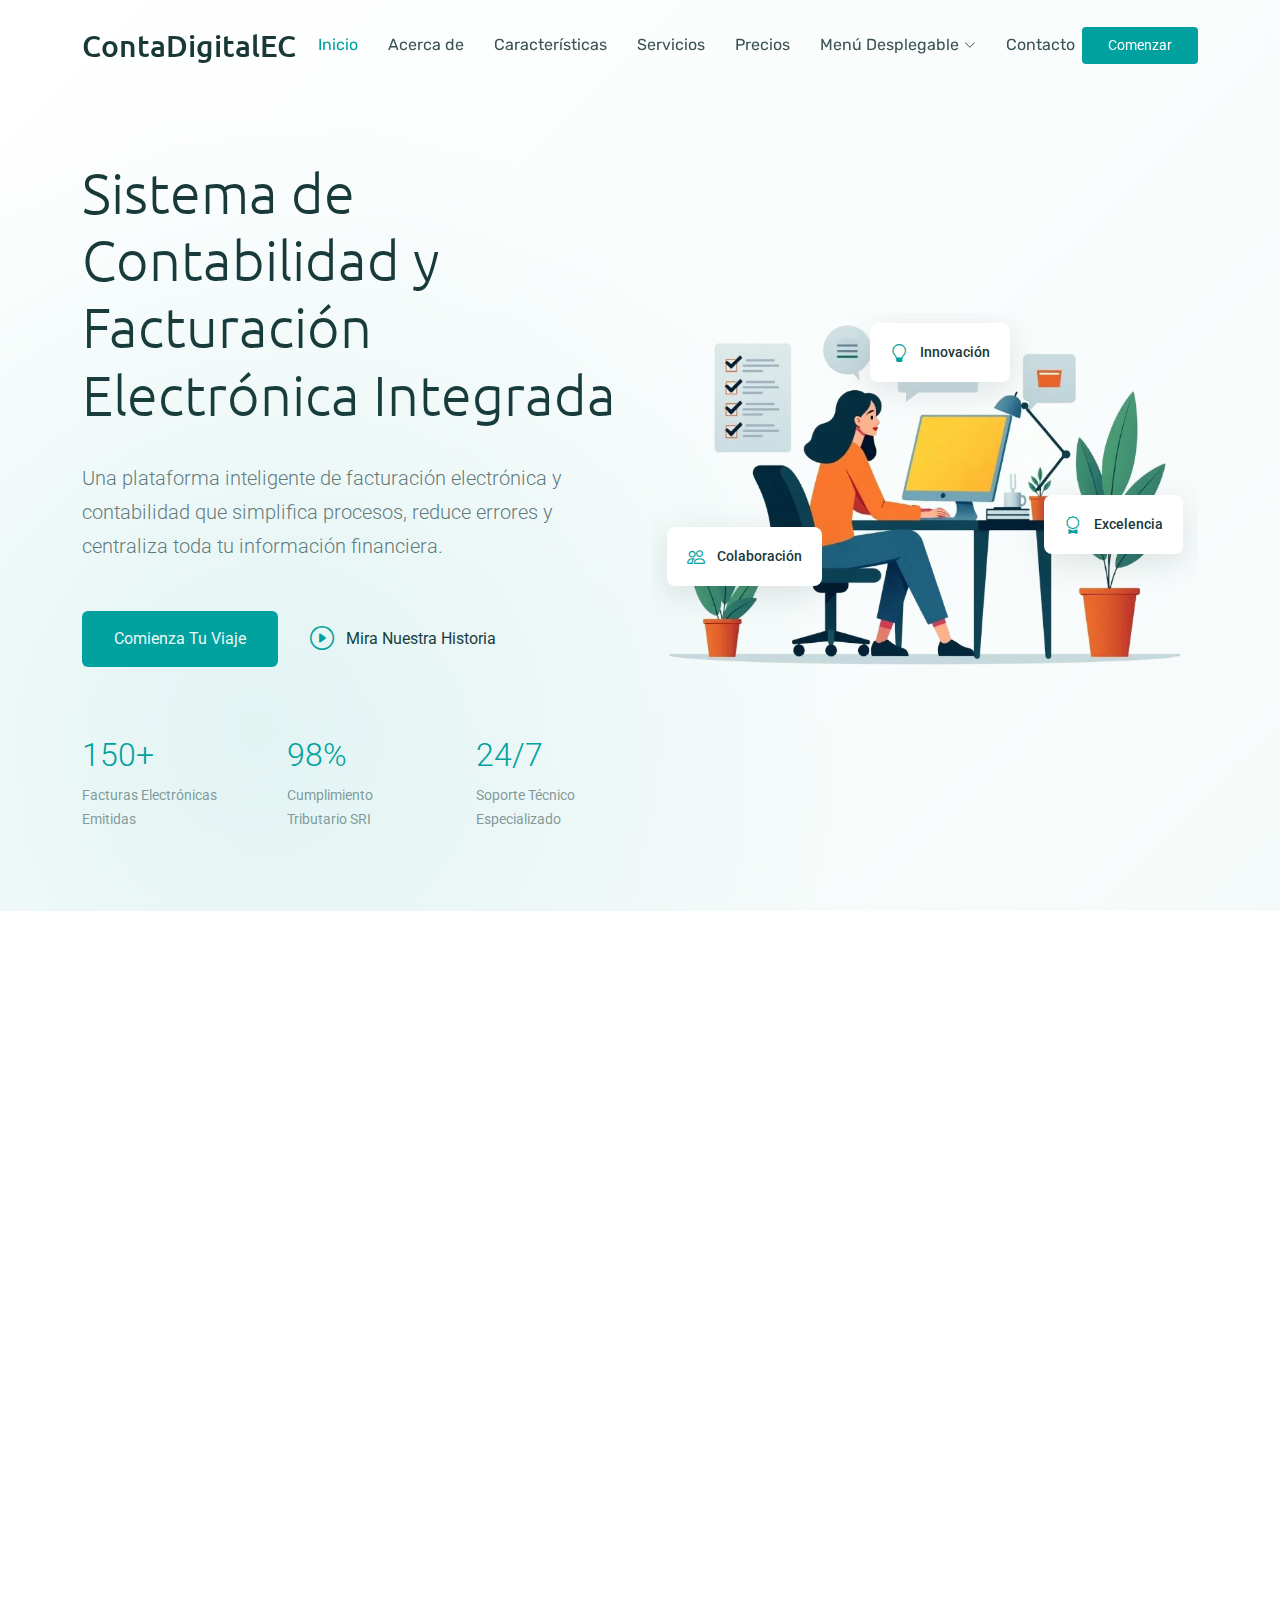
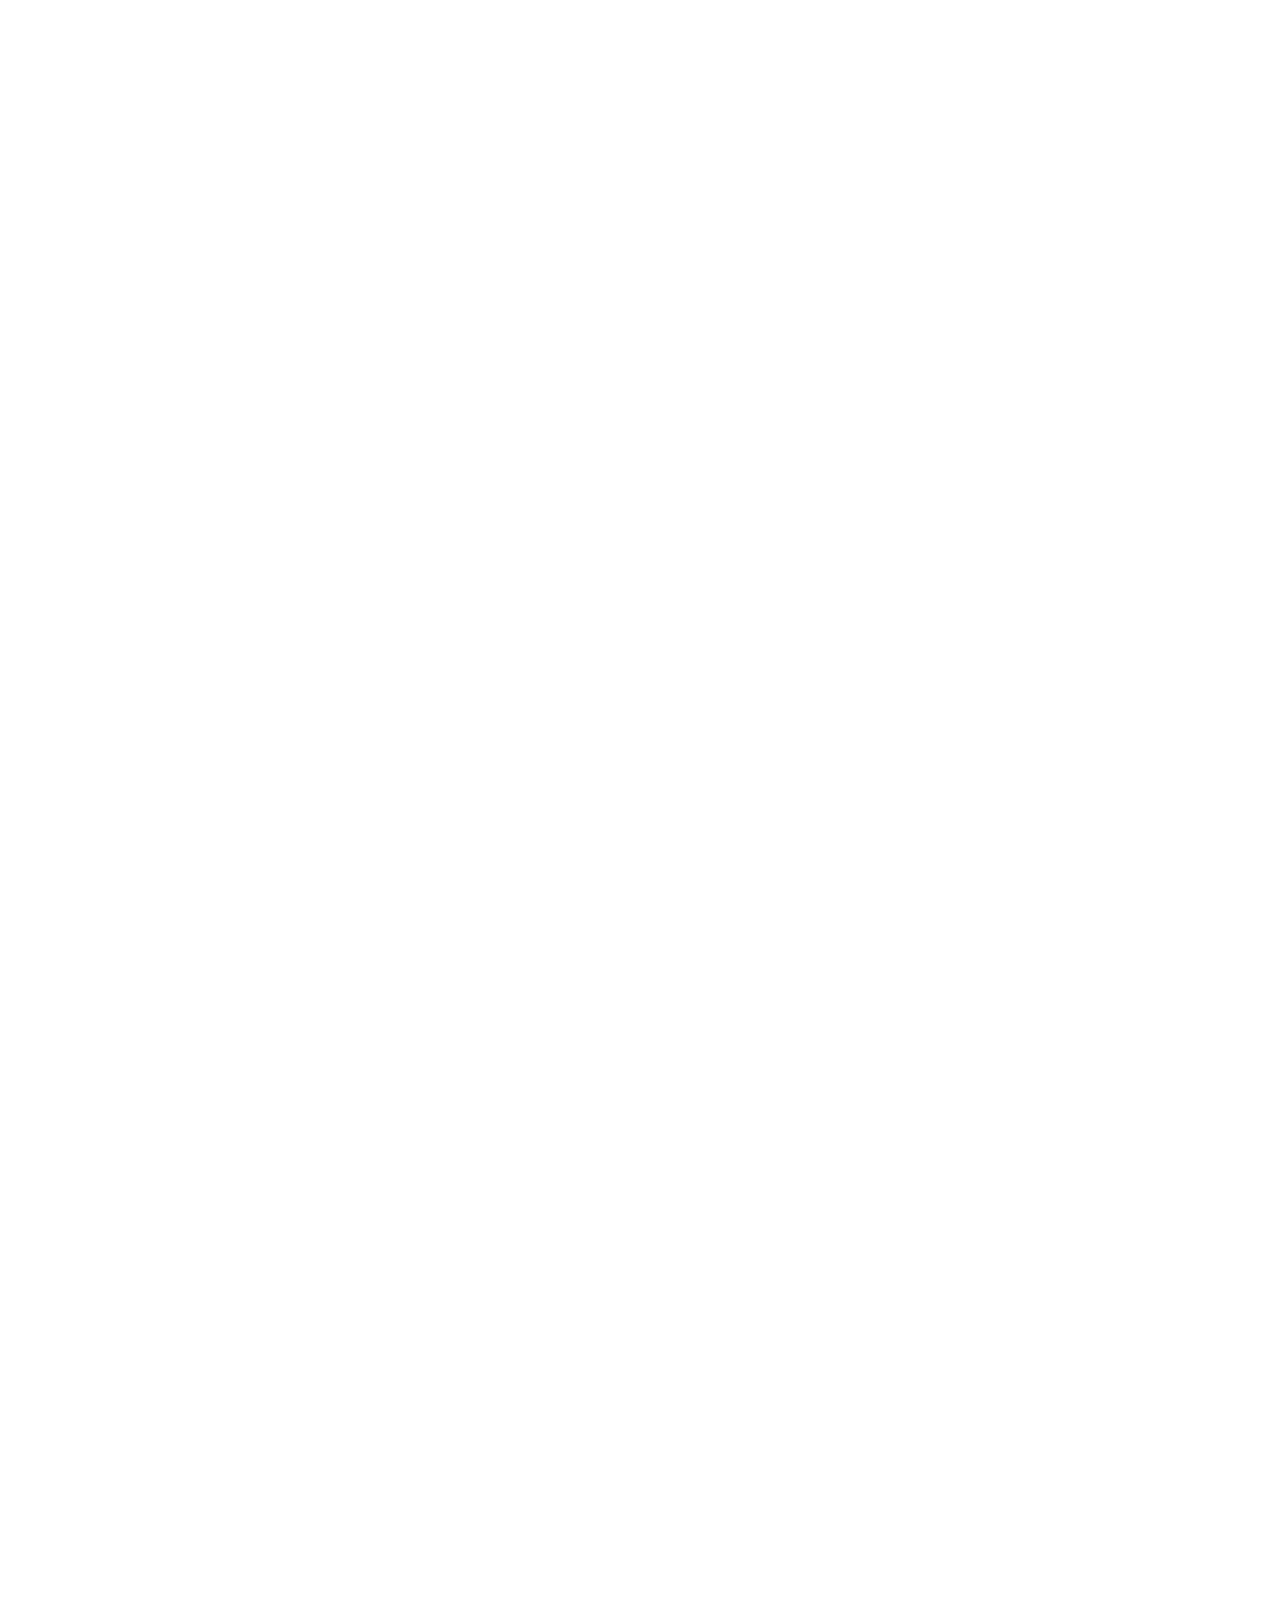
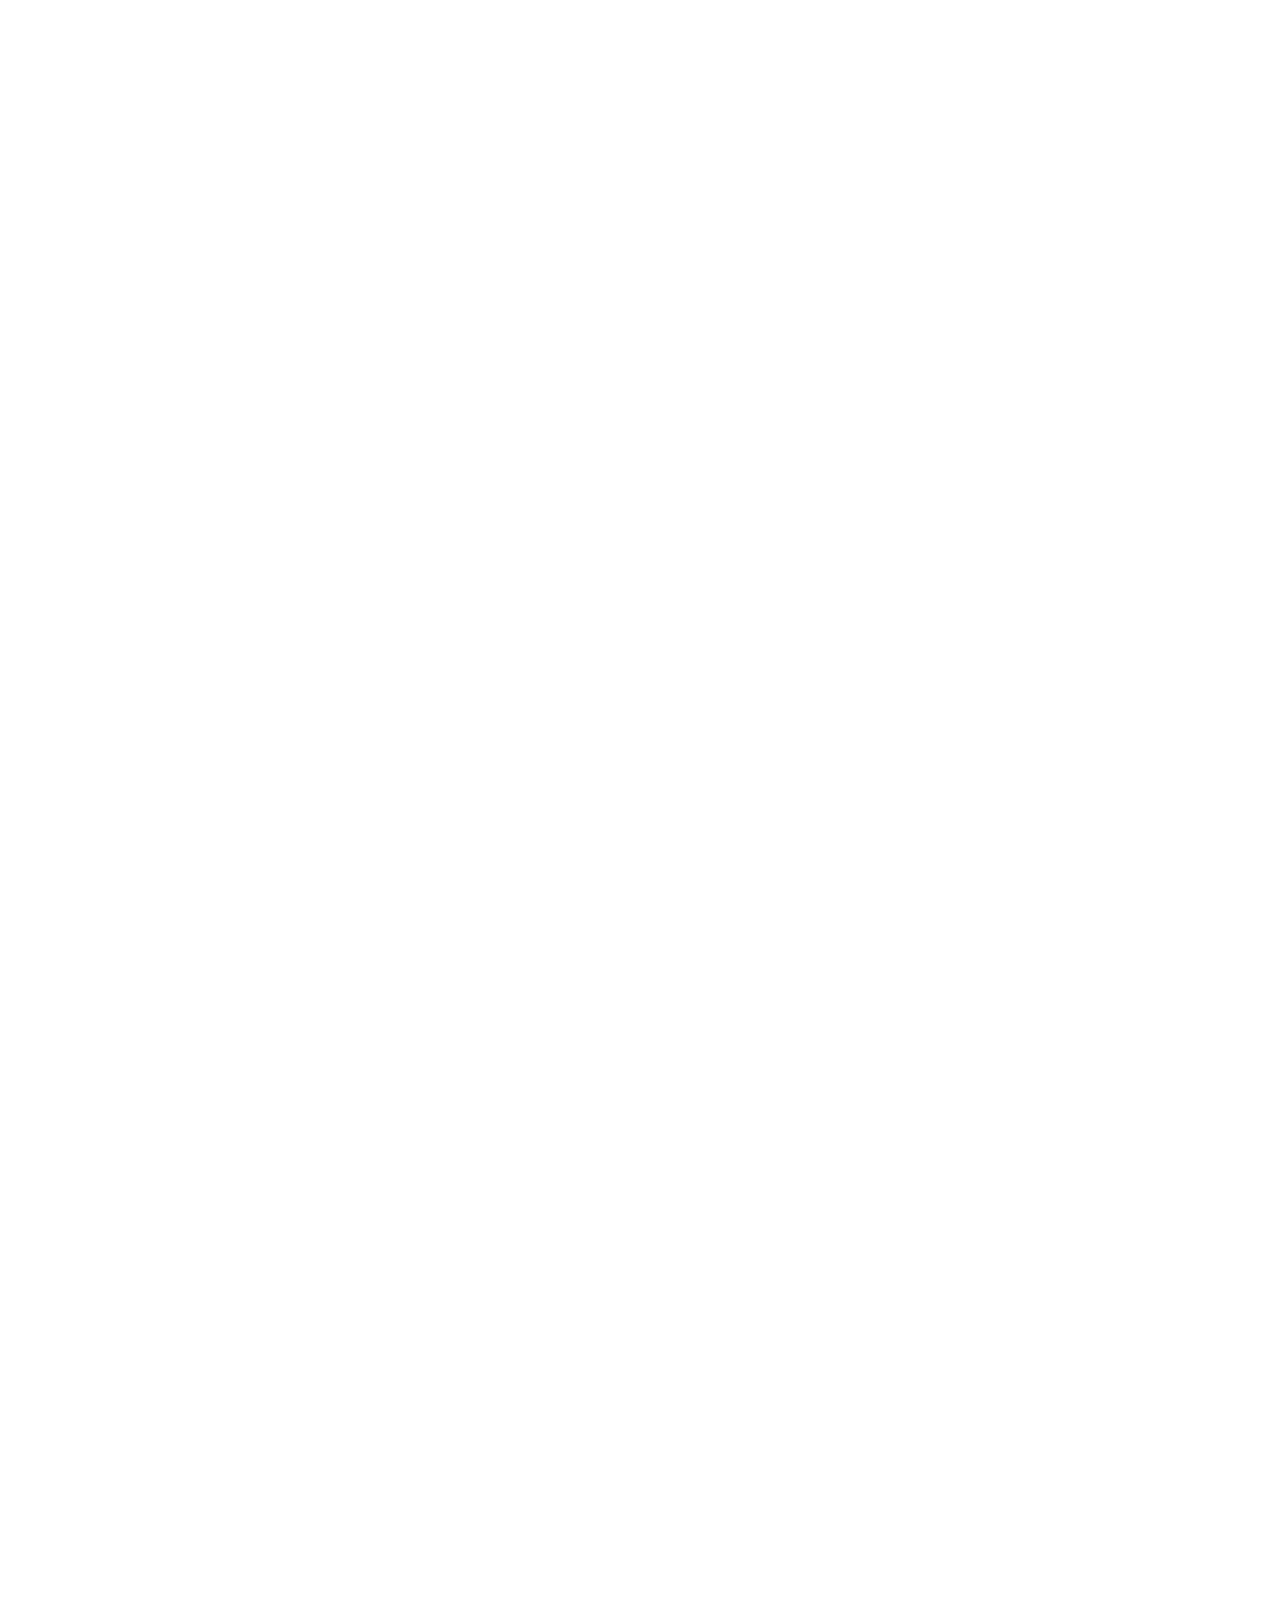
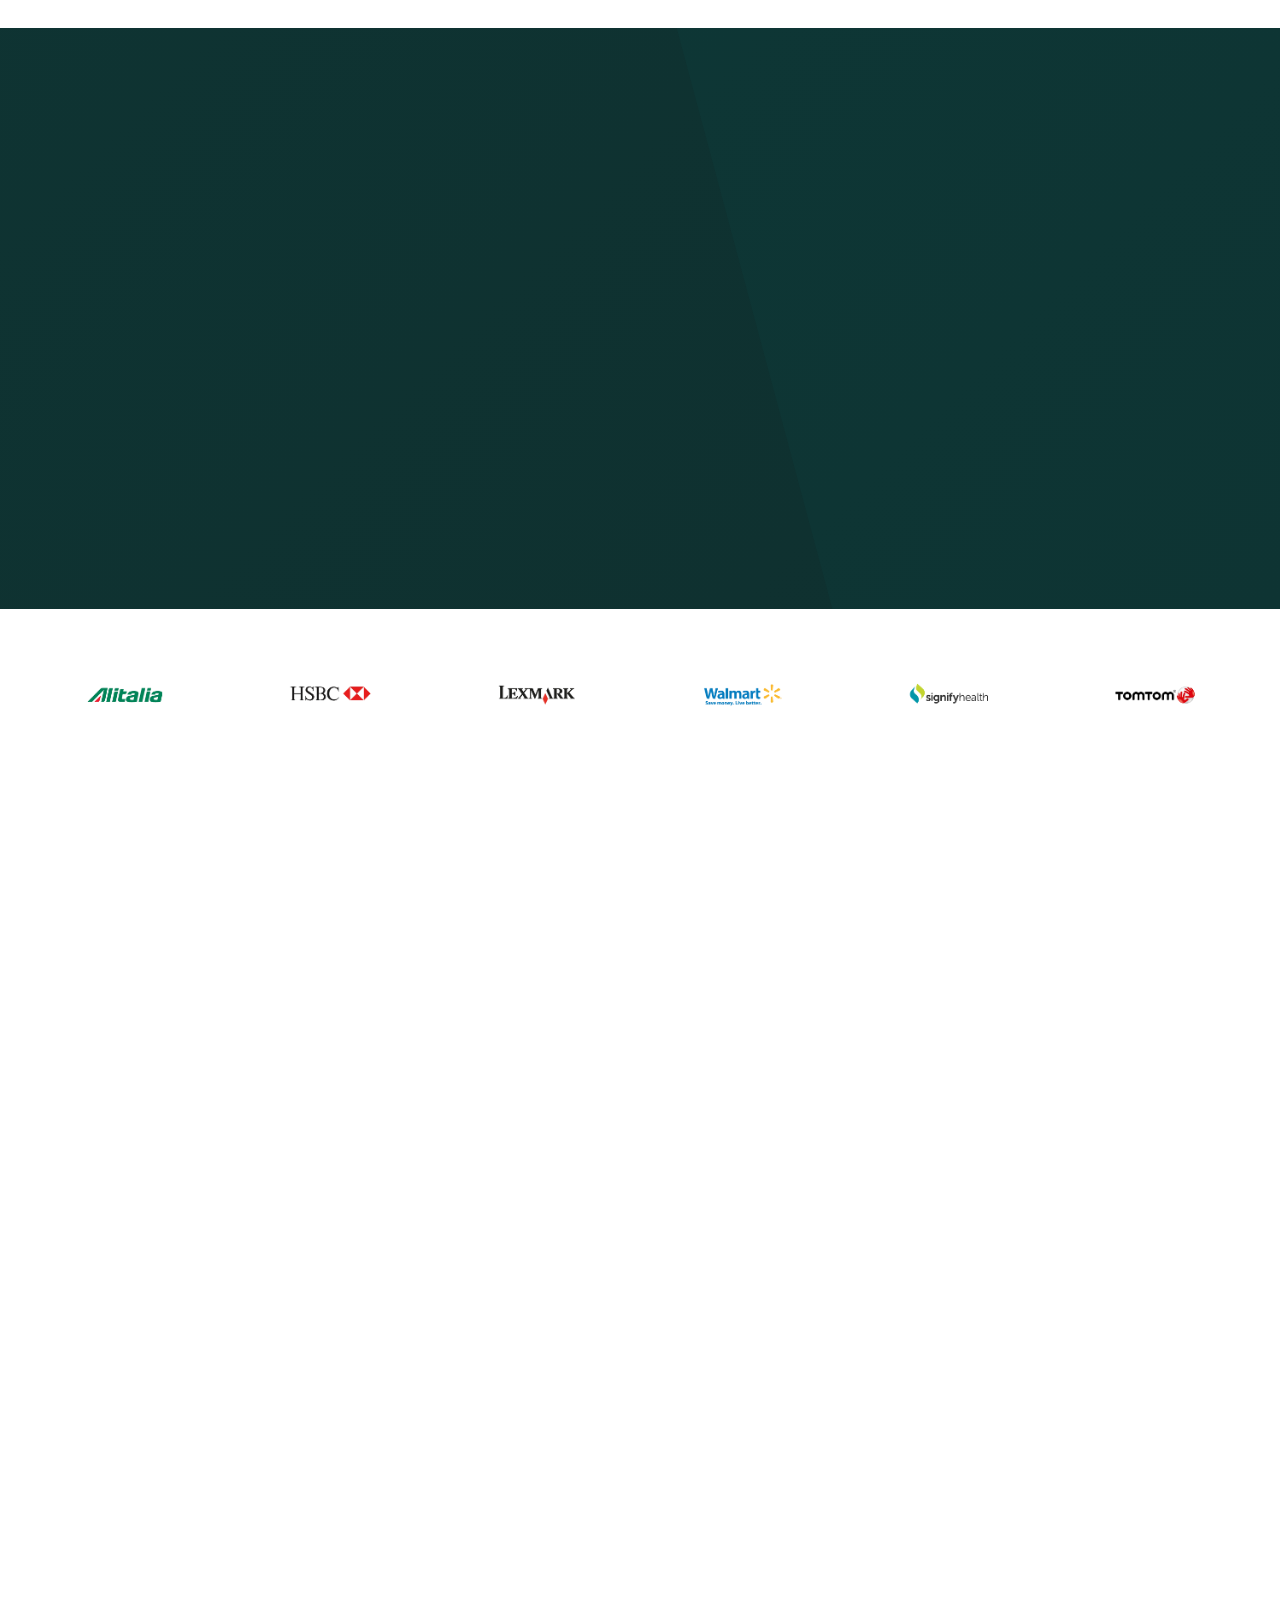
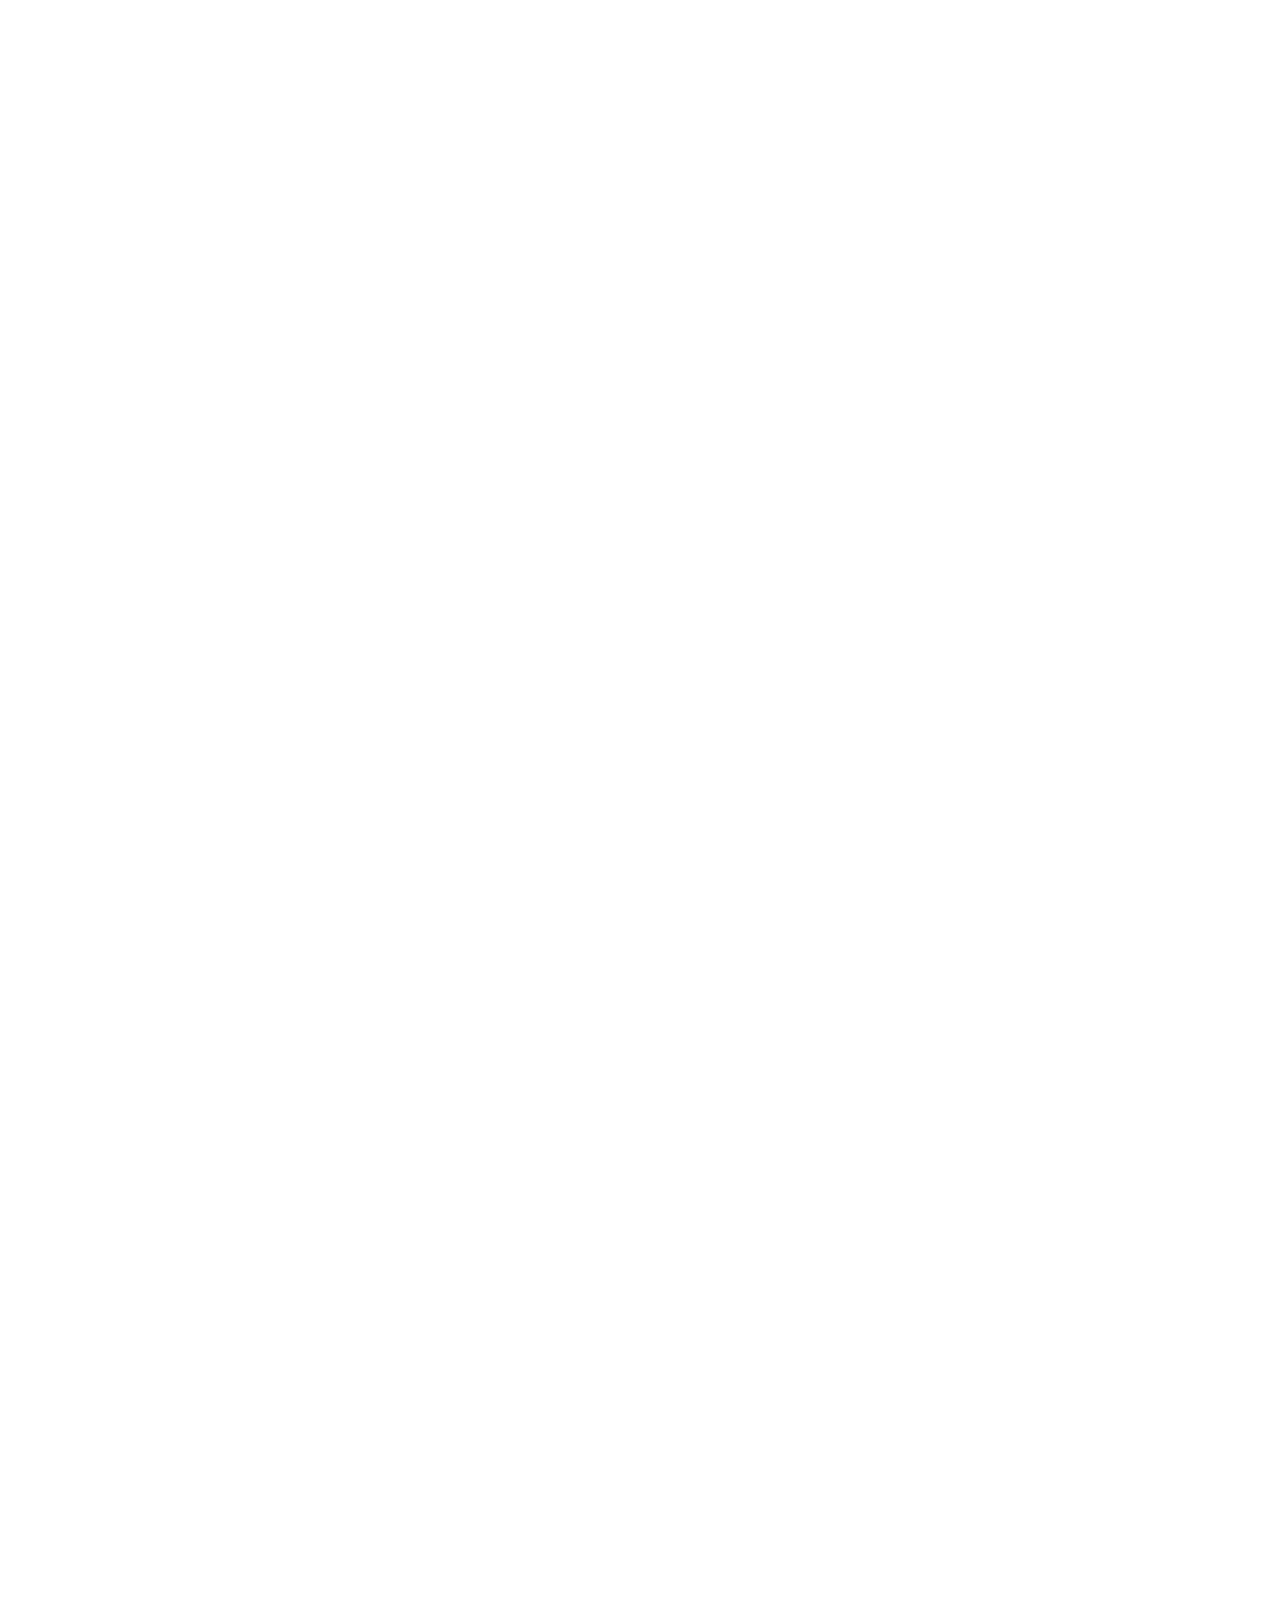
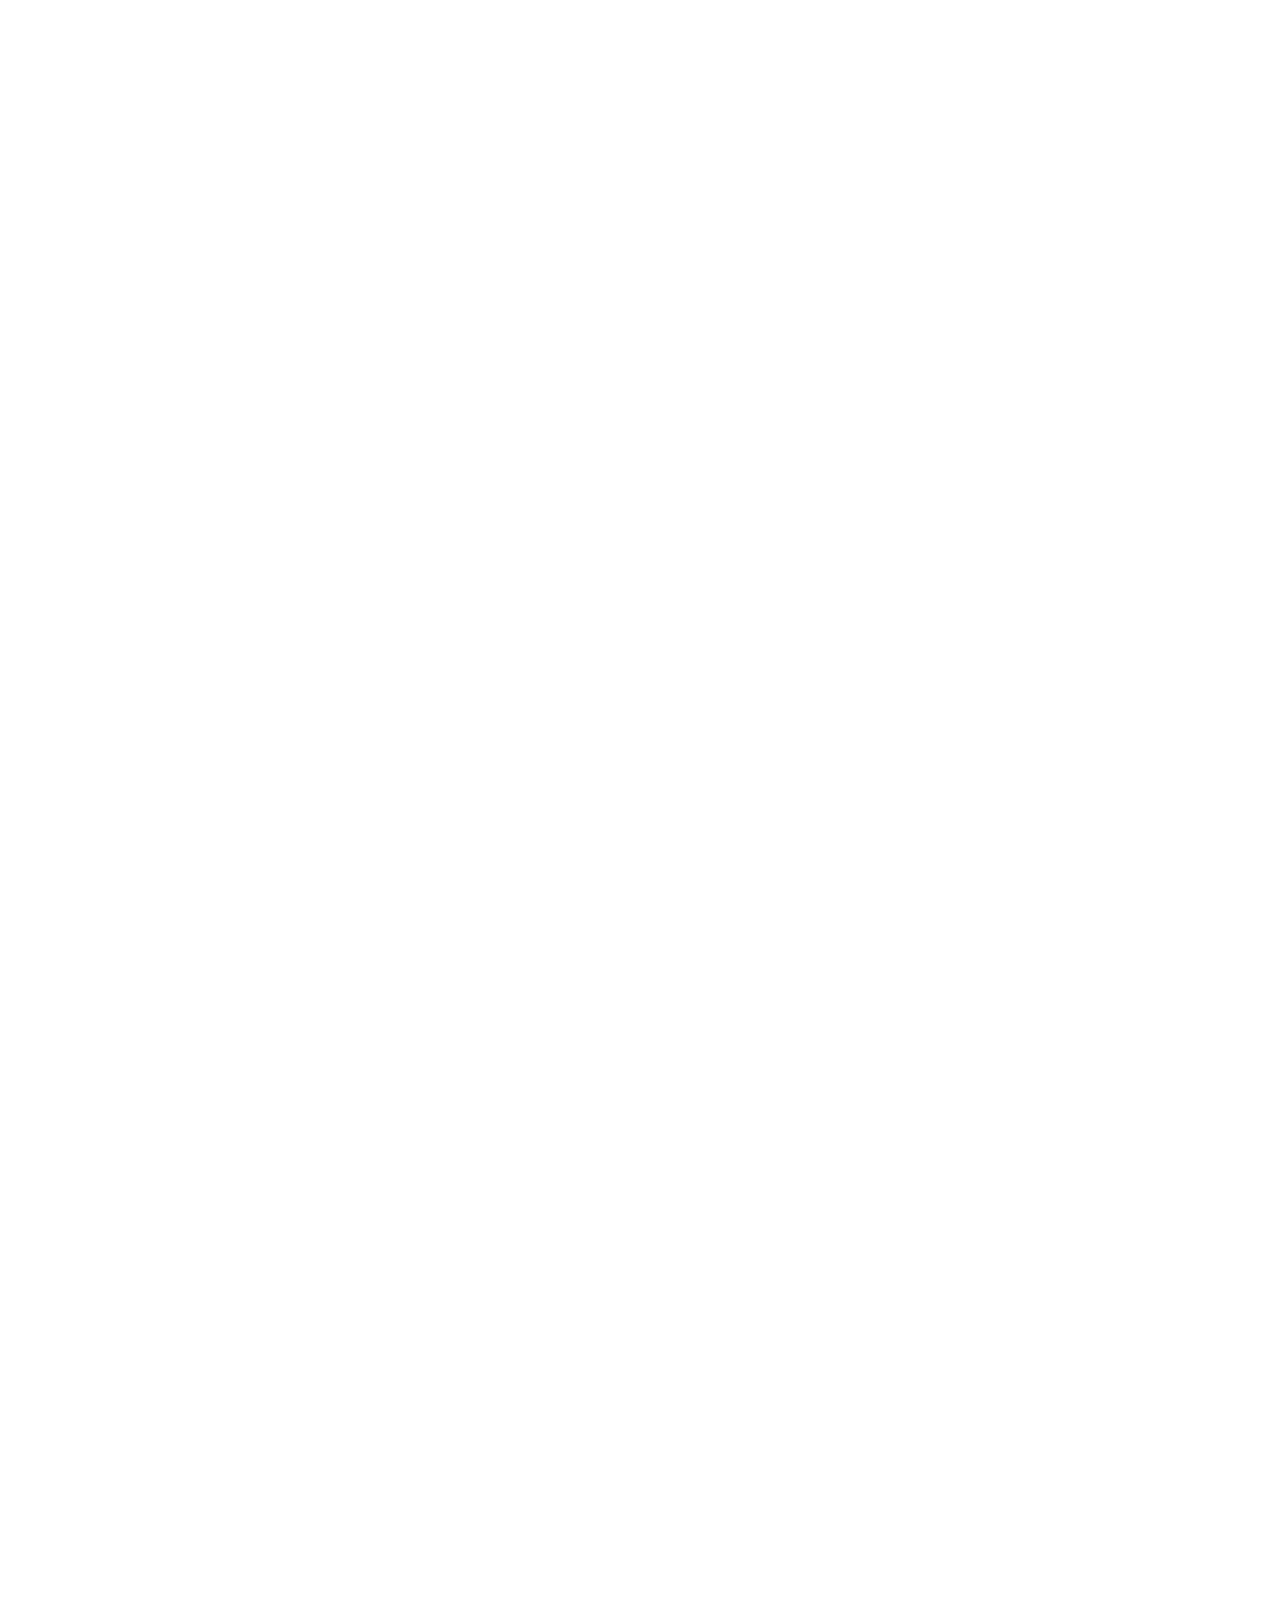
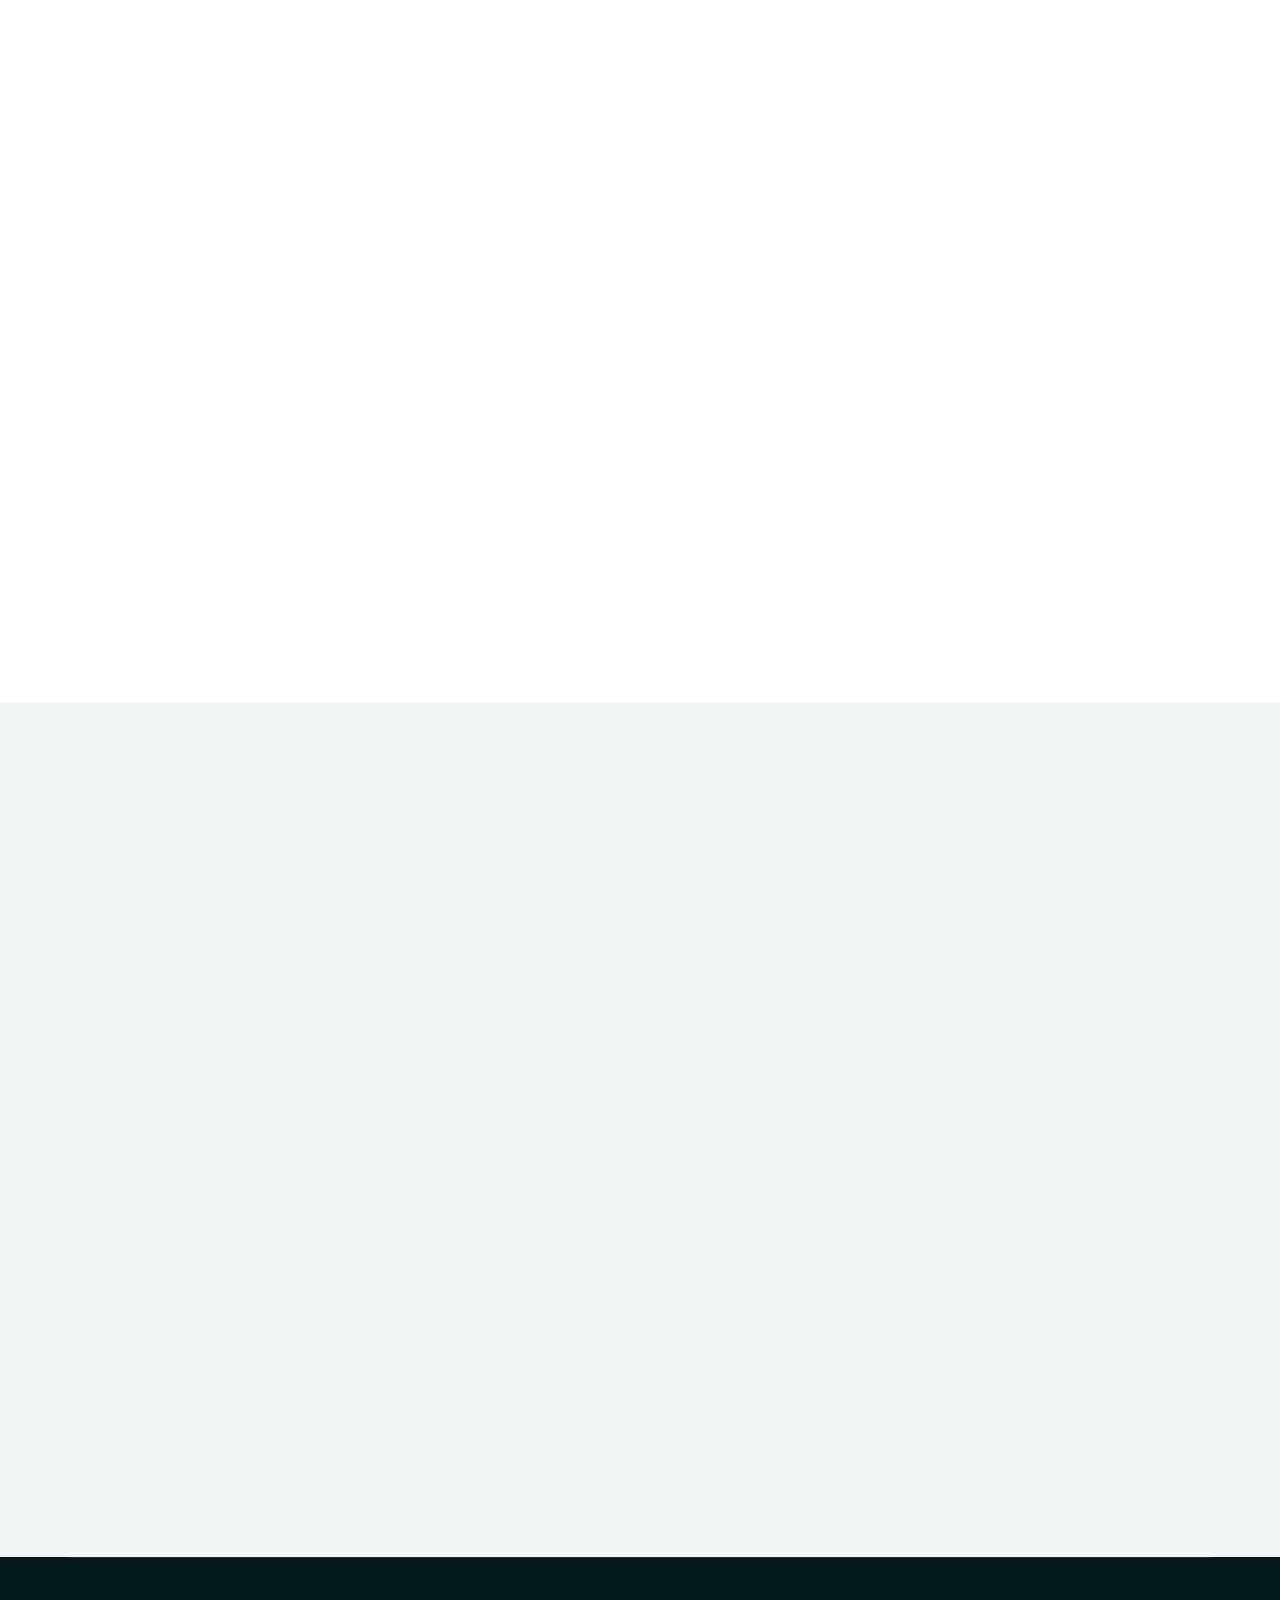
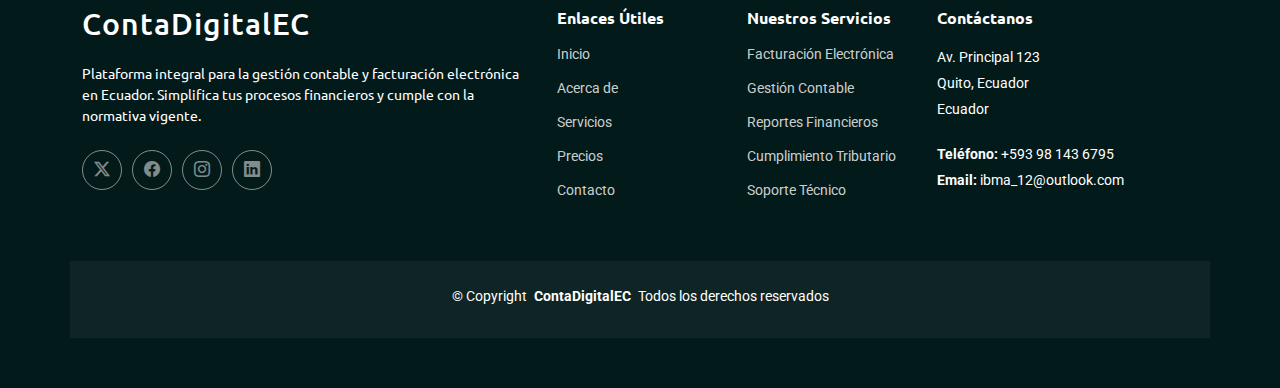
<file: contabilidad_2026_/index.html>
<!DOCTYPE html>
<html lang="es">

<head>
  <meta charset="utf-8">
  <meta content="width=device-width, initial-scale=1.0" name="viewport">
  <title>ContaDigitalEC</title>
  <meta name="description" content="">
  <meta name="keywords" content="">

  <!-- Favicons -->
  <link href="assets/img/favicon.png" rel="icon">
  <link href="assets/img/apple-touch-icon.png" rel="apple-touch-icon">

  <!-- Fonts -->
  <link href="https://fonts.googleapis.com" rel="preconnect">
  <link href="https://fonts.gstatic.com" rel="preconnect" crossorigin>
  <link href="https://fonts.googleapis.com/css2?family=Roboto:ital,wght@0,100;0,300;0,400;0,500;0,700;0,900;1,100;1,300;1,400;1,500;1,700;1,900&family=Ubuntu:ital,wght@0,300;0,400;0,500;0,700;1,300;1,400;1,500;1,700&family=Rubik:ital,wght@0,300;0,400;0,500;0,600;0,700;0,800;0,900;1,300;1,400;1,500;1,600;1,700;1,800;1,900&display=swap" rel="stylesheet">

  <!-- Vendor CSS Files -->
  <link href="assets/vendor/bootstrap/css/bootstrap.min.css" rel="stylesheet">
  <link href="assets/vendor/bootstrap-icons/bootstrap-icons.css" rel="stylesheet">
  <link href="assets/vendor/aos/aos.css" rel="stylesheet">
  <link href="assets/vendor/glightbox/css/glightbox.min.css" rel="stylesheet">
  <link href="assets/vendor/swiper/swiper-bundle.min.css" rel="stylesheet">

  <!-- Main CSS File -->
  <link href="assets/css/main.css" rel="stylesheet">

  <!-- =======================================================
  * Template Name: Landify
  * Template URL: https://bootstrapmade.com/landify-bootstrap-landing-page-template/
  * Updated: Aug 04 2025 with Bootstrap v5.3.7
  * Author: BootstrapMade.com
  * License: https://bootstrapmade.com/license/
  ======================================================== -->
</head>

<body class="index-page">

  <header id="header" class="header d-flex align-items-center fixed-top">
    <div class="container position-relative d-flex align-items-center justify-content-between">

      <a href="#hero" class="logo d-flex align-items-center me-auto me-xl-0 active">
        <!-- Uncomment the line below if you also wish to use an image logo -->
        <!-- <img src="assets/img/logo.webp" alt=""> -->
        <h1 class="sitename">ContaDigitalEC</h1>
      </a>

      <nav id="navmenu" class="navmenu">
        <ul>
          <li><a href="#hero" class="active">Inicio</a></li>
          <li><a href="#about">Acerca de</a></li>
          <li><a href="#features">Características</a></li>
          <li><a href="#services">Servicios</a></li>
          <li><a href="#pricing">Precios</a></li>
          <li class="dropdown"><a href="#"><span>Menú Desplegable</span> <i class="bi bi-chevron-down toggle-dropdown"></i></a>
            <ul>
              <li><a href="#">Desplegable 1</a></li>
              <li class="dropdown"><a href="#"><span>Desplegable Profundo</span> <i class="bi bi-chevron-down toggle-dropdown"></i></a>
                <ul>
                  <li><a href="#">Desplegable Profundo 1</a></li>
                  <li><a href="#">Desplegable Profundo 2</a></li>
                  <li><a href="#">Desplegable Profundo 3</a></li>
                  <li><a href="#">Desplegable Profundo 4</a></li>
                  <li><a href="#">Desplegable Profundo 5</a></li>
                </ul>
              </li>
              <li><a href="#">Desplegable 2</a></li>
              <li><a href="#">Desplegable 3</a></li>
              <li><a href="#">Desplegable 4</a></li>
            </ul>
          </li>
          <li><a href="#contact">Contacto</a></li>
        </ul>
        <i class="mobile-nav-toggle d-xl-none bi bi-list"></i>
      </nav>

      <a class="btn-getstarted" href="index.html#about">Comenzar</a>

    </div>
  </header>

  <main class="main">

    <!-- Hero Section -->
    <section id="hero" class="hero section">

      <div class="container" data-aos="fade-up" data-aos-delay="100">

        <div class="row align-items-center">

          <div class="col-lg-6 order-2 order-lg-1" data-aos="fade-right" data-aos-delay="200">
            <div class="hero-content">
              <h1 class="hero-title">Sistema de Contabilidad y Facturación Electrónica Integrada</h1>
              <p class="hero-description">Una plataforma inteligente de facturación electrónica y contabilidad que simplifica procesos, reduce errores y centraliza toda tu información financiera.</p>
              <div class="hero-actions">
                <a href="#about" class="btn-primary">Comienza Tu Viaje</a>
                <a href="https://www.youtube.com/watch?v=Y7f98aduVJ8" class="btn-secondary glightbox">
                  <i class="bi bi-play-circle"></i>
                  <span>Mira Nuestra Historia</span>
                </a>
              </div>
              <div class="hero-stats">
                <div class="stat-item">
                  <span class="stat-number">150+</span>
                  <span class="stat-label">Facturas Electrónicas Emitidas</span>
                </div>
                <div class="stat-item">
                  <span class="stat-number">98%</span>
                  <span class="stat-label">Cumplimiento Tributario SRI</span>
                </div>
                <div class="stat-item">
                  <span class="stat-number">24/7</span>
                  <span class="stat-label">Soporte Técnico Especializado</span>
                </div>
              </div>
            </div>
          </div>

          <div class="col-lg-6 order-1 order-lg-2" data-aos="fade-left" data-aos-delay="300">
            <div class="hero-visual">
              <div class="hero-image-wrapper">
                <img src="assets/img/illustration/illustration-15.webp" class="img-fluid hero-image" alt="Hero Image">
                <div class="floating-elements">
                  <div class="floating-card card-1">
                    <i class="bi bi-lightbulb"></i>
                    <span>Innovación</span>
                  </div>
                  <div class="floating-card card-2">
                    <i class="bi bi-award"></i>
                    <span>Excelencia</span>
                  </div>
                  <div class="floating-card card-3">
                    <i class="bi bi-people"></i>
                    <span>Colaboración  </span>
                  </div>
                </div>
              </div>
            </div>
          </div>

        </div>

      </div>

    </section><!-- /Hero Section -->

    <!-- About Section -->
    <section id="about" class="about section">

      <div class="container" data-aos="fade-up" data-aos-delay="100">

        <div class="row gy-5">

          <div class="col-lg-6" data-aos="fade-right" data-aos-delay="200">
            <div class="content-wrapper">
              <div class="section-header">
                <span class="section-badge">SOBRE NUESTRA EMPRESA</span>
                <h2>Soluciones Contables Adaptadas a la Normativa del SRI</h2>
              </div>

              <p class="lead-text">ContaDigitalEC facilita la emisión de comprobantes electrónicos y el registro contable conforme a los lineamientos del Servicio de Rentas Internas del Ecuador.</p>

              <p class="description-text">Acompañamos a empresas, emprendedores y profesionales contables con una plataforma segura, actualizada y orientada al cumplimiento tributario.</p>

              <div class="stats-grid">
                <div class="stat-item">
                  <div class="stat-number">250+</div>
                  <div class="stat-label">Facturas Electrónicas Emitidas</div>
                </div>
                <div class="stat-item">
                  <div class="stat-number">98%</div>
                  <div class="stat-label">Cumplimiento Tributario</div>
                </div>
                <div class="stat-item">
                  <div class="stat-number">24/7</div>
                  <div class="stat-label">Soporte Técnico Especializado</div>
                </div>
                <div class="stat-item">
                  <div class="stat-number">12+</div>
                  <div class="stat-label">Experiencia Contable y Tributaria</div>
                </div>
              </div>
            </div>
          </div>

          <div class="col-lg-6" data-aos="fade-left" data-aos-delay="300">
            <div class="visual-section">
              <div class="main-image-container">
                <img src="assets/img/about/about-8.webp" alt="Professional team collaboration" class="img-fluid main-visual">
                <div class="overlay-card">
                  <div class="card-content">
                    <h4>Cumplimiento Tributario</h4>
                    <p>Procesos contables de facturación electrónica alineados con la normativa del SRI, priorizando la integridad de la información y la seguridad de los datos.</p>
                    <div class="card-icon">
                      <i class="bi bi-award-fill"></i>
                    </div>
                  </div>
                </div>
              </div>

              <div class="secondary-images">
                <div class="row g-3">
                  <div class="col-6">
                    <img src="assets/img/about/about-11.webp" alt="Reunión de equipo" class="img-fluid secondary-img">
                  </div>
                  <div class="col-6">
                    <img src="assets/img/about/about-5.webp" alt="Espacio de oficina" class="img-fluid secondary-img">
                  </div>
                </div>
              </div>
            </div>
          </div>

        </div>

        <div class="row mt-5">
          <div class="col-12" data-aos="fade-up" data-aos-delay="400">
            <div class="features-section">
              <div class="row gy-4">
                <div class="col-md-4">
                  <div class="feature-box">
                    <div class="feature-icon">
                      <i class="bi bi-shield-check"></i>
                    </div>
                    <h5>Seguridad Confiable</h5>
                    <p>Información financiera protegida con estándares de seguridad que garantizan respaldo, control y disponibilidad permanente.</p>
                  </div>
                </div>
                <div class="col-md-4">
                  <div class="feature-box">
                    <div class="feature-icon">
                      <i class="bi bi-lightning-charge"></i>
                    </div>
                    <h5>Procesamiento Eficiente</h5>
                    <p>Emite facturas electrónicas y gestiona tu contabilidad de manera ágil, reduciendo tiempos y errores operativos.</p>
                  </div>
                </div>
                <div class="col-md-4">
                  <div class="feature-box">
                    <div class="feature-icon">
                      <i class="bi bi-headset"></i>
                    </div>
                    <h5>Acompañamiento Profesional</h5>
                    <p>Asistencia continua para asegurar el correcto uso del sistema y el cumplimiento tributario.</p>
                  </div>
                </div>
              </div>
            </div>
          </div>
        </div>

      </div>

    </section><!-- /About Section -->

    <!-- Features Section -->
    <section id="features" class="features section">

      <!-- Section Title -->
      <div class="container section-title" data-aos="fade-up">
        <span class="description-title">Características</span>
        <h2>Características</h2>
        <p>Descubre las funcionalidades que simplifican tu facturación electrónica y optimizan la gestión contable de tu empresa.</p>
      </div><!-- End Section Title -->

      <div class="container" data-aos="fade-up" data-aos-delay="100">

        <div class="tabs-wrapper">
          <ul class="nav nav-tabs" data-aos="fade-up" data-aos-delay="100">

            <li class="nav-item">
              <a class="nav-link active show" data-bs-toggle="tab" data-bs-target="#features-tab-1">
                <div class="tab-icon">
                  <i class="bi bi-rocket-takeoff"></i>
                </div>
                <div class="tab-content">
                  <h5>Facturación Electrónica SRI</h5>
                  <span>Emite comprobantes electrónicos válidos ante el SRI de forma rápida, segura y conforme a la normativa vigente.</span>
                </div>
              </a>
            </li><!-- End tab nav item -->

            <li class="nav-item">
              <a class="nav-link" data-bs-toggle="tab" data-bs-target="#features-tab-2">
                <div class="tab-icon">
                  <i class="bi bi-shield-shaded"></i>
                </div>
                <div class="tab-content">
                  <h5>Seguridad y Respaldo de Datos</h5>
                  <span>Protección de la información financiera y confidencialidad de datos.</span>
                </div>
              </a>
            </li><!-- End tab nav item -->

            <li class="nav-item">
              <a class="nav-link" data-bs-toggle="tab" data-bs-target="#features-tab-3">
                <div class="tab-icon">
                  <i class="bi bi-lightning-charge"></i>
                </div>
                <div class="tab-content">
                  <h5>Procesamiento Ágil</h5>
                  <span>Registro contable y emisión de facturas optimizados para un desempeño rápido y estable.</span>
                </div>
              </a>
            </li><!-- End tab nav item -->

            <li class="nav-item">
              <a class="nav-link" data-bs-toggle="tab" data-bs-target="#features-tab-4">
                <div class="tab-icon">
                  <i class="bi bi-heart-pulse"></i>
                </div>
                <div class="tab-content">
                  <h5>Soporte Técnico</h5>
                  <span>Asistencia para resolver dudas cuando lo necesites.</span>
                </div>
              </a>
            </li><!-- End tab nav item -->

          </ul>

          <div class="tab-content" data-aos="fade-up" data-aos-delay="200">

            <div class="tab-pane fade active show" id="features-tab-1">
              <div class="row align-items-center">

                <div class="col-lg-5">
                  <div class="content-wrapper">
                    <div class="icon-badge">
                      <i class="bi bi-rocket-takeoff"></i>
                    </div>
                    <h3>Solución Integral de Contabilidad y Facturación</h3>
                    <p>Integramos facturación electrónica, registros contables y reportes financieros en una sola plataforma diseñada para empresas ecuatorianas.</p>

                    <div class="feature-grid">
                      <div class="feature-item">
                        <i class="bi bi-check-circle-fill"></i>
                        <span>Cumplimiento tributario conforme al SRI</span>
                      </div>
                      <div class="feature-item">
                        <i class="bi bi-check-circle-fill"></i>
                        <span>Control centralizado de ingresos y gastos</span>
                      </div>
                      <div class="feature-item">
                        <i class="bi bi-check-circle-fill"></i>
                        <span>Automatización de procesos contables</span>
                      </div>
                      <div class="feature-item">
                        <i class="bi bi-check-circle-fill"></i>
                        <span>Información financiera confiable</span>
                      </div>
                    </div>

                    <div class="stats-row">
                      <div class="stat-item">
                        <div class="stat-number">99%</div>
                        <div class="stat-label">Estabilidad Operativa</div>
                      </div>
                      <div class="stat-item">
                        <div class="stat-number">50K+</div>
                        <div class="stat-label">Comprobantes Procesados</div>
                      </div>
                      <div class="stat-item">
                        <div class="stat-number">24/7</div>
                        <div class="stat-label">Soporte Técnico</div>
                      </div>
                    </div>

                    <a href="#" class="btn-primary">Saber más <i class="bi bi-arrow-right"></i></a>
                  </div>
                </div>

                <div class="col-lg-7">
                  <div class="visual-content">
                    <div class="main-image">
                      <img src="assets/img/features/features-4.webp" alt="" class="img-fluid">
                      <div class="floating-card">
                        <i class="bi bi-graph-up-arrow"></i>
                        <div class="card-content">
                          <span>Optimización del Tiempo</span>
                          <strong>Procesos ágiles y confiables</strong>
                        </div>
                      </div>
                    </div>
                  </div>
                </div>

              </div>
            </div><!-- End tab content item -->

            <div class="tab-pane fade" id="features-tab-2">
              <div class="row align-items-center">

                <div class="col-lg-5">
                  <div class="content-wrapper">
                    <div class="icon-badge">
                      <i class="bi bi-shield-shaded"></i>
                    </div>
                    <h3>Advanced Security</h3>
                    <p>Neque porro quisquam est qui dolorem ipsum quia dolor sit amet consectetur adipisci velit sed quia non numquam eius modi tempora incidunt ut labore.</p>

                    <div class="feature-grid">
                      <div class="feature-item">
                        <i class="bi bi-check-circle-fill"></i>
                        <span>Temporibus autem quibusdam et aut officiis</span>
                      </div>
                      <div class="feature-item">
                        <i class="bi bi-check-circle-fill"></i>
                        <span>Nam libero tempore cum soluta nobis</span>
                      </div>
                      <div class="feature-item">
                        <i class="bi bi-check-circle-fill"></i>
                        <span>Itaque earum rerum hic tenetur a sapiente</span>
                      </div>
                      <div class="feature-item">
                        <i class="bi bi-check-circle-fill"></i>
                        <span>Quis autem vel eum iure reprehenderit qui</span>
                      </div>
                    </div>

                    <div class="stats-row">
                      <div class="stat-item">
                        <div class="stat-number">256-bit</div>
                        <div class="stat-label">Encryption</div>
                      </div>
                      <div class="stat-item">
                        <div class="stat-number">ISO</div>
                        <div class="stat-label">Certified</div>
                      </div>
                      <div class="stat-item">
                        <div class="stat-number">GDPR</div>
                        <div class="stat-label">Compliant</div>
                      </div>
                    </div>

                    <a href="#" class="btn-primary">Learn More <i class="bi bi-arrow-right"></i></a>
                  </div>
                </div>

                <div class="col-lg-7">
                  <div class="visual-content">
                    <div class="main-image">
                      <img src="assets/img/features/features-2.webp" alt="" class="img-fluid">
                      <div class="floating-card">
                        <i class="bi bi-shield-check"></i>
                        <div class="card-content">
                          <span>Security</span>
                          <strong>Military Grade</strong>
                        </div>
                      </div>
                    </div>
                  </div>
                </div>

              </div>
            </div><!-- End tab content item -->

            <div class="tab-pane fade" id="features-tab-3">
              <div class="row align-items-center">

                <div class="col-lg-5">
                  <div class="content-wrapper">
                    <div class="icon-badge">
                      <i class="bi bi-lightning-charge"></i>
                    </div>
                    <h3>Lightning Performance</h3>
                    <p>Ut enim ad minima veniam quis nostrum exercitationem ullam corporis suscipit laboriosam nisi ut aliquid ex ea commodi consequatur quis autem vel.</p>

                    <div class="feature-grid">
                      <div class="feature-item">
                        <i class="bi bi-check-circle-fill"></i>
                        <span>Duis aute irure dolor in reprehenderit in voluptate</span>
                      </div>
                      <div class="feature-item">
                        <i class="bi bi-check-circle-fill"></i>
                        <span>Excepteur sint occaecat cupidatat non proident</span>
                      </div>
                      <div class="feature-item">
                        <i class="bi bi-check-circle-fill"></i>
                        <span>Sunt in culpa qui officia deserunt mollit</span>
                      </div>
                      <div class="feature-item">
                        <i class="bi bi-check-circle-fill"></i>
                        <span>Sed ut perspiciatis unde omnis iste natus</span>
                      </div>
                    </div>

                    <div class="stats-row">
                      <div class="stat-item">
                        <div class="stat-number">0.5s</div>
                        <div class="stat-label">Load Time</div>
                      </div>
                      <div class="stat-item">
                        <div class="stat-number">100%</div>
                        <div class="stat-label">Optimized</div>
                      </div>
                      <div class="stat-item">
                        <div class="stat-number">CDN</div>
                        <div class="stat-label">Global</div>
                      </div>
                    </div>

                    <a href="#" class="btn-primary">Learn More <i class="bi bi-arrow-right"></i></a>
                  </div>
                </div>

                <div class="col-lg-7">
                  <div class="visual-content">
                    <div class="main-image">
                      <img src="assets/img/features/features-6.webp" alt="" class="img-fluid">
                      <div class="floating-card">
                        <i class="bi bi-speedometer2"></i>
                        <div class="card-content">
                          <span>Speed</span>
                          <strong>Ultra Fast</strong>
                        </div>
                      </div>
                    </div>
                  </div>
                </div>

              </div>
            </div><!-- End tab content item -->

            <div class="tab-pane fade" id="features-tab-4">
              <div class="row align-items-center">

                <div class="col-lg-5">
                  <div class="content-wrapper">
                    <div class="icon-badge">
                      <i class="bi bi-heart-pulse"></i>
                    </div>
                    <h3>Premium Support</h3>
                    <p>Nemo enim ipsam voluptatem quia voluptas sit aspernatur aut odit aut fugit sed quia consequuntur magni dolores eos qui ratione voluptatem sequi nesciunt.</p>

                    <div class="feature-grid">
                      <div class="feature-item">
                        <i class="bi bi-check-circle-fill"></i>
                        <span>Neque porro quisquam est qui dolorem ipsum</span>
                      </div>
                      <div class="feature-item">
                        <i class="bi bi-check-circle-fill"></i>
                        <span>Quia dolor sit amet consectetur adipisci velit</span>
                      </div>
                      <div class="feature-item">
                        <i class="bi bi-check-circle-fill"></i>
                        <span>Sed quia non numquam eius modi tempora</span>
                      </div>
                      <div class="feature-item">
                        <i class="bi bi-check-circle-fill"></i>
                        <span>Incidunt ut labore et dolore magnam aliquam</span>
                      </div>
                    </div>

                    <div class="stats-row">
                      <div class="stat-item">
                        <div class="stat-number">24/7</div>
                        <div class="stat-label">Available</div>
                      </div>
                      <div class="stat-item">
                        <div class="stat-number">2min</div>
                        <div class="stat-label">Response</div>
                      </div>
                      <div class="stat-item">
                        <div class="stat-number">Expert</div>
                        <div class="stat-label">Team</div>
                      </div>
                    </div>

                    <a href="#" class="btn-primary">Learn More <i class="bi bi-arrow-right"></i></a>
                  </div>
                </div>

                <div class="col-lg-7">
                  <div class="visual-content">
                    <div class="main-image">
                      <img src="assets/img/features/features-1.webp" alt="" class="img-fluid">
                      <div class="floating-card">
                        <i class="bi bi-headset"></i>
                        <div class="card-content">
                          <span>Support</span>
                          <strong>Always Here</strong>
                        </div>
                      </div>
                    </div>
                  </div>
                </div>

              </div>
            </div><!-- End tab content item -->

          </div>
        </div>

      </div>

    </section><!-- /Features Section -->

    

    <!-- Features 2 Section -->
    <section id="features-2" class="features-2 section">

      <div class="container" data-aos="fade-up" data-aos-delay="100">

        <div class="row g-4">
          <div class="col-lg-4" data-aos="fade-up" data-aos-delay="150">
            <div class="feature-card">
              <div class="feature-icon">
                <i class="bi bi-app-indicator"></i>
              </div>
              <h3>Panel de Control Intuitivo</h3>
              <p>Visualiza en un solo lugar la información clave de tu negocio: ingresos, gastos, facturación y estado tributario en tiempo real.</p>
              <ul class="feature-benefits">
                <li><i class="bi bi-check-circle-fill"></i>Visualización de datos en tiempo real</li>
                <li><i class="bi bi-check-circle-fill"></i>Paneles personalizables por usuario</li>
                <li><i class="bi bi-check-circle-fill"></i>Reportes contables interactivos</li>
              </ul>
              <div class="feature-image">
                <img src="assets/img/features/features-1.webp" alt="Dashboard Interface" class="img-fluid" loading="lazy">
              </div>
            </div>
          </div>

          <div class="col-lg-4" data-aos="fade-up" data-aos-delay="200">
            <div class="feature-card highlighted">
              <div class="feature-icon">
                <i class="bi bi-graph-up-arrow"></i>
              </div>
              <h3>Herramientas de Análisis Financiero</h3>
              <p>Analiza el rendimiento financiero de tu empresa con reportes claros y métricas que te ayudan a tomar mejores decisiones.</p>
              <ul class="feature-benefits">
                <li><i class="bi bi-check-circle-fill"></i>Análisis de ingresos y egresos</li>
                <li><i class="bi bi-check-circle-fill"></i>Reportes contables personalizados</li>
                <li><i class="bi bi-check-circle-fill"></i>Exploración de datos por períodos fiscales</li>
              </ul>
              <div class="feature-image">
                <img src="assets/img/features/features-2.webp" alt="Analytics Tools" class="img-fluid" loading="lazy">
              </div>
            </div>
          </div>

          <div class="col-lg-4" data-aos="fade-up" data-aos-delay="250">
            <div class="feature-card">
              <div class="feature-icon">
                <i class="bi bi-shield-check"></i>
              </div>
              <h3>Seguridad y Cumplimiento Tributario</h3>
              <p>Protegemos la información financiera de tu empresa cumpliendo con estándares de seguridad y normativas vigentes.</p>
              <ul class="feature-benefits">
                <li><i class="bi bi-check-circle-fill"></i>Cifrado de datos de extremo a extremo</li>
                <li><i class="bi bi-check-circle-fill"></i>Control de accesos por roles</li>
                <li><i class="bi bi-check-circle-fill"></i>Cumplimiento con normativas del SRI</li>
              </ul>
              <div class="feature-image">
                <img src="assets/img/features/features-3.webp" alt="Security Features" class="img-fluid" loading="lazy">
              </div>
            </div>
          </div>
        </div>

        <div class="feature-testimonial" data-aos="fade-up" data-aos-delay="300">
          <div class="row align-items-center">
            <div class="col-lg-6" data-aos="zoom-in">
              <div class="testimonial-image">
                <img src="assets/img/features/features-4.webp" alt="Testimonial" class="img-fluid">
              </div>
            </div>
            <div class="col-lg-6" data-aos="fade-up" data-aos-delay="200">
              <div class="testimonial-content">
                <div class="quote-icon">
                  <i class="bi bi-quote"></i>
                </div>
                <p>Desde que usamos ContaDigitalEC, hemos reducido errores contables y optimizado nuestro proceso de facturación electrónica.</p>
                <div class="testimonial-author">
                  <h4>Jennifer ????</h4>
                  <span>Product ????</span>
                </div>
              </div>
            </div>
          </div>
        </div>

      </div>

    </section><!-- /Features 2 Section -->

    <!-- Call To Action Section -->
    <section id="call-to-action" class="call-to-action section dark-background">

      <div class="container" data-aos="fade-up" data-aos-delay="100">

        <div class="row align-items-lg-center">
          <div class="col-lg-5 order-lg-2" data-aos="fade-left" data-aos-delay="200">
            <div class="image-wrapper position-relative">
              <div class="floating-card">
                <i class="bi bi-shield-lock"></i>
                <h4>Transforma tu Negocio con Tecnología de Vanguardia</h4>
                <p>Optimiza tus procesos contables y de facturación con nuestra plataforma inteligente. Simplifica la gestión financiera, reduce errores y asegura la protección de tus datos. ¡Lleva tu empresa al siguiente nivel con soluciones innovadoras!</p>
              </div>
              <img src="assets/img/misc/misc-6.webp" alt="Security Solutions" class="img-fluid main-image">
            </div>
          </div>

          <div class="col-lg-6 offset-lg-1 order-lg-1" data-aos="fade-right" data-aos-delay="100">
            <div class="content-area">
              <h2>Soluciones Avanzadas de Seguridad</h2>
              <p>Soluciones Avanzadas de Seguridad
                Protege tu información con tecnología de última generación y protocolos de seguridad robustos para tu tranquilidad.</p>

              <ul class="feature-list">
                <li>
                  <i class="bi bi-check"></i>
                  <span>Optimiza operaciones y aumenta la productividad</span>
                </li>
                <li>
                  <i class="bi bi-check"></i>
                  <span>Logra ahorros de costos y mejoras en la eficiencia</span>
                </li>
                <li>
                  <i class="bi bi-check"></i>
                  <span>Escala los recursos de tu negocio de manera inteligente</span>
                </li>
              </ul>

              <div class="cta-wrapper">
                <a href="#" class="btn btn-cta">Comienza tu viaje</a>
              </div>
            </div>
          </div>

        </div>

      </div>

    </section><!-- /Call To Action Section -->

    <!-- Clients Section -->
    <section id="clients" class="clients section">

      <div class="container">

        <div class="swiper init-swiper">
          <script type="application/json" class="swiper-config">
            {
              "loop": true,
              "speed": 600,
              "autoplay": {
                "delay": 5000
              },
              "slidesPerView": "auto",
              "pagination": {
                "el": ".swiper-pagination",
                "type": "bullets",
                "clickable": true
              },
              "breakpoints": {
                "320": {
                  "slidesPerView": 2,
                  "spaceBetween": 40
                },
                "480": {
                  "slidesPerView": 3,
                  "spaceBetween": 60
                },
                "640": {
                  "slidesPerView": 4,
                  "spaceBetween": 80
                },
                "992": {
                  "slidesPerView": 6,
                  "spaceBetween": 120
                }
              }
            }
          </script>
          <div class="swiper-wrapper align-items-center">
            <div class="swiper-slide"><img src="assets/img/clients/clients-1.webp" class="img-fluid" alt=""></div>
            <div class="swiper-slide"><img src="assets/img/clients/clients-2.webp" class="img-fluid" alt=""></div>
            <div class="swiper-slide"><img src="assets/img/clients/clients-3.webp" class="img-fluid" alt=""></div>
            <div class="swiper-slide"><img src="assets/img/clients/clients-4.webp" class="img-fluid" alt=""></div>
            <div class="swiper-slide"><img src="assets/img/clients/clients-5.webp" class="img-fluid" alt=""></div>
            <div class="swiper-slide"><img src="assets/img/clients/clients-6.webp" class="img-fluid" alt=""></div>
            <div class="swiper-slide"><img src="assets/img/clients/clients-7.webp" class="img-fluid" alt=""></div>
            <div class="swiper-slide"><img src="assets/img/clients/clients-8.webp" class="img-fluid" alt=""></div>
          </div>
        </div>

      </div>

    </section><!-- /Clients Section -->

    <!-- Testimonials Section -->
    <section id="testimonials" class="testimonials section">

      <!-- Section Title -->
      <div class="container section-title" data-aos="fade-up">
        <span class="description-title">Testimonios</span>
        <h2>Testimonios</h2>
        <p>La experiencia de nuestros clientes respalda la eficiencia, precisión y confiabilidad de nuestro sistema contable y de facturación electrónica.</p>
      </div><!-- End Section Title -->

      <div class="container">

        <div class="testimonial-masonry">

          <div class="testimonial-item" data-aos="fade-up">
            <div class="testimonial-content">
              <div class="quote-pattern">
                <i class="bi bi-quote"></i>
              </div>
              <p>La implementación del sistema de facturación electrónica optimizó nuestros procesos contables y mejoró el control financiero del negocio.</p>
              <div class="client-info">
                <div class="client-image">
                  <img src="assets/img/person/person-f-7.webp" alt="Client">
                </div>
                <div class="client-details">
                  <h3>Rachel ????</h3>
                  <span class="position">Directora ????</span>
                </div>
              </div>
            </div>
          </div>

          <div class="testimonial-item highlight" data-aos="fade-up" data-aos-delay="100">
            <div class="testimonial-content">
              <div class="quote-pattern">
                <i class="bi bi-quote"></i>
              </div>
              <p>El sistema contable integrado con facturación electrónica nos permitió cumplir con las obligaciones tributarias de forma rápida, segura y sin errores.</p>
              <div class="client-info">
                <div class="client-image">
                  <img src="assets/img/person/person-m-7.webp" alt="Client">
                </div>
                <div class="client-details">
                  <h3>Morgan ????</h3>
                  <span class="position">Gerente ????</span>
                </div>
              </div>
            </div>
          </div>

          <div class="testimonial-item" data-aos="fade-up" data-aos-delay="200">
            <div class="testimonial-content">
              <div class="quote-pattern">
                <i class="bi bi-quote"></i>
              </div>
              <p>La automatización de facturas, reportes y asientos contables redujo significativamente el tiempo dedicado a tareas manuales.</p>
              <div class="client-info">
                <div class="client-image">
                  <img src="assets/img/person/person-f-8.webp" alt="Client">
                </div>
                <div class="client-details">
                  <h3>Emma ????</h3>
                  <span class="position">Líder ????</span>
                </div>
              </div>
            </div>
          </div>

        </div>

    </section><!-- /Testimonials Section -->

    <!-- Stats Section -->
    <section id="stats" class="stats section">

      <div class="container" data-aos="fade-up" data-aos-delay="100">

        <div class="row">
          <div class="col-lg-8 mx-auto text-center mb-5" data-aos="fade-up" data-aos-delay="200">
            <h3 class="main-headline">Impulsando la eficiencia contable mediante la innovación</h3>
            <p class="main-description">Nuestro sistema de facturación electrónica y contabilidad automatiza procesos financieros,
          garantiza precisión en los registros y asegura el cumplimiento de las normativas tributarias.</p>

            <div class="achievement-badge" data-aos="zoom-in" data-aos-delay="300">
              <div class="achievement-content">
                <div class="achievement-icon">
                  <i class="bi bi-trophy-fill"></i>
                </div>
                <div class="achievement-details">
                  <div class="achievement-title">Soluciones contables</div>
                  <div class="achievement-subtitle">Servicios a empresas a nivel nacional</div>
                </div>
              </div>
            </div>
          </div>
        </div>

        <div class="stats-grid">
          <div class="row g-4">
            <div class="col-xl-3 col-lg-6 col-md-6" data-aos="fade-up" data-aos-delay="100">
              <div class="stat-item">
                <div class="stat-icon">
                  <i class="bi bi-people-fill"></i>
                </div>
                <div class="stat-content">
                  <div class="stat-number">
                    <span data-purecounter-start="0" data-purecounter-end="285" data-purecounter-duration="2" class="purecounter"></span>K+
                  </div>
                  <div class="stat-label">Clientes satisfechos</div>
                  <div class="stat-growth">
                    <i class="bi bi-arrow-up"></i>
                    <span>+12% este año</span>
                  </div>
                </div>
              </div>
            </div>

            <div class="col-xl-3 col-lg-6 col-md-6" data-aos="fade-up" data-aos-delay="200">
              <div class="stat-item featured">
                <div class="stat-icon">
                  <i class="bi bi-graph-up-arrow"></i>
                </div>
                <div class="stat-content">
                  <div class="stat-number">
                    <span data-purecounter-start="0" data-purecounter-end="98.5" data-purecounter-duration="2" class="purecounter"></span>%
                  </div>
                  <div class="stat-label">Tasa de éxito</div>
                  <div class="stat-growth">
                    <i class="bi bi-arrow-up"></i>
                    <span>+5% de mejora</span>
                  </div>
                </div>
              </div>
            </div>

            <div class="col-xl-3 col-lg-6 col-md-6" data-aos="fade-up" data-aos-delay="300">
              <div class="stat-item">
                <div class="stat-icon">
                  <i class="bi bi-award-fill"></i>
                </div>
                <div class="stat-content">
                  <div class="stat-number">
                    <span data-purecounter-start="0" data-purecounter-end="47" data-purecounter-duration="2" class="purecounter"></span>
                  </div>
                  <div class="stat-label">Certificaciones</div>
                  <div class="stat-growth">
                    <i class="bi bi-arrow-up"></i>
                    <span>+8 este trimestre</span>
                  </div>
                </div>
              </div>
            </div>
            <div class="col-xl-3 col-lg-6 col-md-6" data-aos="fade-up" data-aos-delay="400">
              <div class="stat-item">
                <div class="stat-icon">
                  <i class="bi bi-globe"></i>
                </div>
                <div class="stat-content">
                  <div class="stat-number">
                    <span data-purecounter-start="0" data-purecounter-end="156" data-purecounter-duration="2" class="purecounter"></span>
                  </div>
                  <div class="stat-label">Socios Globales</div>
                  <div class="stat-growth">
                    <i class="bi bi-arrow-up"></i>
                    <span>+23 nuevos socios</span>
                  </div>
                </div>
              </div>
            </div>
          </div>
        </div>

      </div>

    </section><!-- /Stats Section -->

    <!-- Services Section -->
    <section id="services" class="services section">

      <!-- Section Title -->
      <div class="container section-title" data-aos="fade-up">
        <span class="description-title">Servicios</span>
        <h2>Servicios</h2>
        <p>Soluciones integrales de facturación electrónica y contabilidad para optimizar la gestión financiera de tu empresa.</p>
      </div><!-- End Section Title -->

      <div class="container" data-aos="fade-up" data-aos-delay="100">

        <div class="row align-items-center">
          <div class="col-lg-6">
            <div class="intro-content" data-aos="fade-right" data-aos-delay="100">
              <div class="section-badge mb-3" data-aos="zoom-in" data-aos-delay="50">
                <i class="bi bi-star-fill"></i>
                <span>LO QUE HACEMOS</span>
              </div>
              <h2 class="section-heading mb-4">Transformamos la facturación y contabilidad en procesos simples y seguros</h2>
              <p class="section-description mb-4">Diseñamos sistemas de facturación electrónica y contabilidad que automatizan procesos,
            reducen errores y garantizan el cumplimiento tributario. Nuestra solución está pensada
            para empresas, pymes y profesionales independientes.</p>
              <a href="#" class="cta-button" data-aos="fade-right" data-aos-delay="200">
                Nuestras soluciones
              </a>
            </div>
          </div>
          <div class="col-lg-6">
            <div class="hero-visual" data-aos="fade-left" data-aos-delay="150">
              <img src="assets/img/services/services-1.webp" alt="Services" class="img-fluid">
            </div>
          </div>
        </div>

        <div class="services-grid mt-5">
          <div class="row g-4">
            <div class="col-lg-4 col-md-6" data-aos="fade-up" data-aos-delay="100">
              <div class="service-card">
                <div class="card-number">
                  <span>01</span>
                </div>
                <div class="card-content">
                  <h5 class="service-title">
                    <a href="#">Facturación Electrónica</a>
                  </h5>
                  <p class="service-description">Emisión de facturas electrónicas válidas ante el SRI, con generación automática de XML,
                autorización y envío por correo al cliente.</p>
                </div>
              </div>
            </div><!-- End Service Card -->

            <div class="col-lg-4 col-md-6" data-aos="fade-up" data-aos-delay="200">
              <div class="service-card">
                <div class="card-number">
                  <span>02</span>
                </div>
                <div class="card-content">
                  <h5 class="service-title">
                    <a href="#">Gestion Contable</a>
                  </h5>
                  <p class="service-description">Registro automático de ingresos y egresos, asientos contables, libro diario y reportes
                financieros en tiempo real.</p>
                </div>
              </div>
            </div><!-- End Service Card -->

            <div class="col-lg-4 col-md-6" data-aos="fade-up" data-aos-delay="300">
              <div class="service-card">
                <div class="card-number">
                  <span>03</span>
                </div>
                <div class="card-content">
                  <h5 class="service-title">
                    <a href="#">Cumplimiento Tributario</a>
                  </h5>
                  <p class="service-description">Cumple con las normativas fiscales vigentes, incluyendo retenciones, impuestos y
                validaciones exigidas por la administración tributaria.</p>
                </div>
              </div>
            </div><!-- End Service Card -->

            <div class="col-lg-4 col-md-6" data-aos="fade-up" data-aos-delay="100">
              <div class="service-card">
                <div class="card-number">
                  <span>04</span>
                </div>
                <div class="card-content">
                  <h5 class="service-title">
                    <a href="#">Reportes Financieros</a>
                  </h5>
                  <p class="service-description">Generación de reportes contables, balances, estados de resultados y análisis financiero
                para una mejor toma de decisiones.</p>
                </div>
              </div>
            </div><!-- End Service Card -->

            <div class="col-lg-4 col-md-6" data-aos="fade-up" data-aos-delay="200">
              <div class="service-card">
                <div class="card-number">
                  <span>05</span>
                </div>
                <div class="card-content">
                  <h5 class="service-title">
                    <a href="#">Experiencia de Usuario</a>
                  </h5>
                  <p class="service-description">Interfaces claras e intuitivas que facilitan el uso del sistema contable y de
                facturación desde computadoras y dispositivos móviles.</p>
                </div>
              </div>
            </div><!-- End Service Card -->

            <div class="col-lg-4 col-md-6" data-aos="fade-up" data-aos-delay="300">
              <div class="service-card">
                <div class="card-number">
                  <span>06</span>
                </div>
                <div class="card-content">
                  <h5 class="service-title">
                    <a href="#">Análisis de Datos Financieros</a>
                  </h5>
                  <p class="service-description"> Conversión de datos contables en información estratégica para optimizar costos,
                aumentar rentabilidad y mejorar la planificación financiera.</p>
                </div>
              </div>
            </div><!-- End Service Card -->

          </div>
        </div>

      </div>

    </section><!-- /Services Section -->

    <!-- Pricing Section -->
    <section id="pricing" class="pricing section">

      <!-- Section Title -->
      <div class="container section-title" data-aos="fade-up">
        <span class="description-title">Planes</span>
        <h2>Planes y  Precios</h2>
        <p>Planes flexibles de facturación electrónica y gestión contable adaptados al tamaño de tu negocio.</p>
      </div><!-- End Section Title -->

      <div class="container" data-aos="fade-up" data-aos-delay="100">

        <div class="pricing-toggle-container mb-5" data-aos="zoom-in" data-aos-delay="150">
          <div class="pricing-toggle d-inline-flex align-items-center gap-3 px-3 py-2 rounded-pill">
            <span class="monthly active">Mensual</span>
            <label class="switch m-0">
              <input type="checkbox" aria-label="Toggle pricing">
              <span class="slider"></span>
            </label>
            <span class="yearly">Anual</span>
          </div>
          <p class="hint mt-3 mb-0 small">Ahorra al contratar el plan anual y mantén tu facturación siempre activa.</p>
        </div>

        <div class="row gy-4">

          <div class="col-lg-4" data-aos="fade-up" data-aos-delay="200">
            <article class="price-card h-100">
              <div class="card-head">
                <span class="badge-title">Basico</span>
                <h3 class="title">Emprendedores</h3>
                <p class="subtitle">Ideal para negocios pequeños y profesionales independientes.</p>
                <div class="price-wrap">
                  <span class="price price-monthly"><sup>$</sup>12<span class="period">/mes</span></span>
                  <span class="price price-yearly"><sup>$</sup>120<span class="period">/año</span></span>
                </div>
              </div>

              <ul class="feature-list list-unstyled mb-4">
                <li><i class="bi bi-check-circle"></i> Emisión de facturas electrónicas</li>
                <li><i class="bi bi-check-circle"></i> Clientes y productos ilimitados</li>
                <li><i class="bi bi-check-circle"></i> Reportes básicos de ventas</li>
                <li><i class="bi bi-check-circle"></i> Asientos contables automáticos</li>
                <li><i class="bi bi-check-circle"></i> Soporte prioritario</li>
              </ul>

              <div class="cta">
                <a href="#" class="btn btn-choose w-100">Comenzar</a>
              </div>
            </article><!-- End Pricing Item -->
          </div>

          <div class="col-lg-4" data-aos="fade-up" data-aos-delay="250">
            <article class="price-card featured h-100 position-relative">
              <div class="ribbon"><i class="bi bi-star-fill"></i> Popular</div>

              <div class="card-head">
                <span class="badge-title">Profesional</span>
                <h3 class="title">Pymes</h3>
                <p class="subtitle">Control total de facturación y contabilidad para empresas en crecimiento.</p>
                <div class="price-wrap">
                  <span class="price price-monthly"><sup>$</sup>29<span class="period">/mes</span></span>
                  <span class="price price-yearly"><sup>$</sup>290<span class="period">/año</span></span>
                </div>
              </div>

              <ul class="feature-list list-unstyled mb-4">
                <li><i class="bi bi-check-circle"></i> Facturación electrónica ilimitada</li>
                <li><i class="bi bi-check-circle"></i> Asientos contables automáticos</li>
                <li><i class="bi bi-check-circle"></i> Reportes financieros completos</li>
                <li><i class="bi bi-check-circle"></i> Gestión de impuestos y retenciones</li>
                <li><i class="bi bi-check-circle"></i> Soporte técnico prioritario</li>
              </ul>

              <div class="cta">
                <a href="#" class="btn btn-choose w-100">Elegir Profesional</a>
              </div>
            </article><!-- End Pricing Item -->
          </div>

          <div class="col-lg-4" data-aos="fade-up" data-aos-delay="300">
            <article class="price-card h-100">
              <div class="card-head">
                <span class="badge-title">Empresarial</span>
                <h3 class="title">Corporativo</h3>
                <p class="subtitle">Solución avanzada para empresas con alto volumen de facturación</p>
                <div class="price-wrap">
                  <span class="price price-monthly"><sup>$</sup>59<span class="period">/mes</span></span>
                  <span class="price price-yearly"><sup>$</sup>590<span class="period">/año</span></span>
                </div>
              </div>

              <ul class="feature-list list-unstyled mb-4">
                <li><i class="bi bi-check-circle"></i> Multiempresa y multiusuario</li>
                <li><i class="bi bi-check-circle"></i> Integración contable avanzada</li>
                <li><i class="bi bi-check-circle"></i> Reportes personalizados</li>
                <li><i class="bi bi-check-circle"></i> Copias de seguridad automáticas</li>
                <li><i class="bi bi-check-circle"></i> Soporte técnico dedicado</li>
              </ul>

              <div class="cta">
                <a href="#" class="btn btn-choose w-100">Elegir Profesional</a>
              </div>
            </article><!-- End Pricing Item -->
          </div>

        </div>

      </div>

    </section><!-- /Pricing Section -->

    <!-- Faq Section -->

    <section id="faq" class="faq section">
      <div class="container">
        <div class="row justify-content-center">
          <div class="col-lg-10" data-aos="fade-up" data-aos-delay="100">
            <div class="faq-container">
              <div class="faq-item faq-active">
                <h3>¿Qué es la facturación electrónica y por qué debo implementarla?</h3>
                <div class="faq-content">
                  <p>La facturación electrónica es el proceso de emitir comprobantes fiscales digitales válidos ante el SRI. Permite mayor seguridad, ahorro de tiempo y cumplimiento tributario obligatorio en Ecuador.</p>
                </div>
                <i class="faq-toggle bi bi-chevron-right"></i>
              </div><!-- End Faq item-->

              <div class="faq-item">
                <h3>¿Cómo puedo emitir una factura electrónica desde el sistema?</h3>
                <div class="faq-content">
                  <p>Solo debes ingresar los datos del cliente y producto, el sistema genera el comprobante XML, lo autoriza ante el SRI y lo envía automáticamente al correo del cliente.</p>
                </div>
                <i class="faq-toggle bi bi-chevron-right"></i>
              </div><!-- End Faq item-->

              <div class="faq-item">
                <h3>¿Qué beneficios tiene la contabilidad automatizada?</h3>
                <div class="faq-content">
                  <p>La contabilidad automatizada reduce errores, agiliza el registro de ingresos y egresos, genera reportes en tiempo real y facilita el cumplimiento de obligaciones fiscales.</p>
                </div>
                <i class="faq-toggle bi bi-chevron-right"></i>
              </div><!-- End Faq item-->

              <div class="faq-item">
                <h3>¿El sistema cumple con las normativas del SRI?</h3>
                <div class="faq-content">
                  <p>Sí, nuestro sistema está actualizado conforme a los requisitos y validaciones exigidas por el Servicio de Rentas Internas de Ecuador.</p>
                </div>
                <i class="faq-toggle bi bi-chevron-right"></i>
              </div><!-- End Faq item-->

              <div class="faq-item">
                <h3>¿Puedo acceder a mis reportes contables desde cualquier dispositivo?</h3>
                <div class="faq-content">
                  <p>Sí, la plataforma es accesible desde computadoras y dispositivos móviles, permitiendo consultar reportes y balances en cualquier momento.</p>
                </div>
                <i class="faq-toggle bi bi-chevron-right"></i>
              </div><!-- End Faq item-->

              <div class="faq-item">
                <h3>¿Qué soporte ofrecen en caso de dudas o problemas?</h3>
                <div class="faq-content">
                  <p>Contamos con soporte técnico especializado 24/7 para ayudarte en la emisión de comprobantes, gestión contable y cualquier consulta sobre el sistema.</p>
                </div>
                <i class="faq-toggle bi bi-chevron-right"></i>
              </div><!-- End Faq item-->
            </div>
          </div><!-- End Faq Column-->
        </div>
      </div>
    </section><!-- /Faq Section -->

        </div>

      </div>

    </section><!-- /Faq Section -->

    <!-- Contact Section -->
    <section id="contact" class="contact section light-background">

      <!-- Section Title -->

      <div class="container section-title" data-aos="fade-up">
        <span class="description-title">Contacto</span>
        <h2>Contacto</h2>
        <p>¿Tienes dudas o necesitas más información sobre nuestros servicios de facturación electrónica y contabilidad? Contáctanos y te ayudaremos a resolverlas.</p>
      </div><!-- End Section Title -->

      <div class="container" data-aos="fade-up" data-aos-delay="100">
        <div class="row g-5">
          <div class="col-lg-6">
            <div class="content" data-aos="fade-up" data-aos-delay="200">
              <div class="section-category mb-3">Contáctanos</div>
              <h2 class="display-5 mb-4">Estamos para ayudarte</h2>
              <p class="lead mb-4">Nuestro equipo está disponible para responder tus consultas y brindarte soporte especializado en facturación electrónica y gestión contable.</p>

              <div class="contact-info mt-5">
                <div class="info-item d-flex mb-3" data-aos="fade-up" data-aos-delay="300">
                  <i class="bi bi-envelope-at me-3"></i>
                  <span>ibma_12@outlook.com</span>
                </div>

                <div class="info-item d-flex mb-3" data-aos="fade-up" data-aos-delay="400">
                  <i class="bi bi-telephone me-3"></i>
                  <span>+593 98 143 6795</span>
                </div>

                <div class="info-item d-flex mb-4" data-aos="fade-up" data-aos-delay="500">
                  <i class="bi bi-geo-alt me-3"></i>
                  <span>Av. Principal 123, Quito, Ecuador</span>
                </div>

                <a href="#" class="map-link d-inline-flex align-items-center" data-aos="fade-up" data-aos-delay="600">
                  Ver mapa
                  <i class="bi bi-arrow-right ms-2"></i>
                </a>
              </div>
            </div>
          </div>

          <div class="col-lg-6">
            <div class="contact-form card" data-aos="fade-up" data-aos-delay="300">
              <div class="card-body p-4 p-lg-5">
                <form action="forms/contact.php" method="post" class="php-email-form" data-aos="fade-up" data-aos-delay="600">
                  <div class="row gy-4">
                    <div class="col-12">
                      <input type="text" name="name" class="form-control" placeholder="Tu Nombre" required="">
                    </div>
                    <div class="col-12 ">
                      <input type="email" class="form-control" name="email" placeholder="Tu Correo Electrónico" required="">
                    </div>
                    <div class="col-12">
                      <input type="text" class="form-control" name="subject" placeholder="Asunto" required="">
                    </div>
                    <div class="col-12">
                      <textarea class="form-control" name="message" rows="6" placeholder="Mensaje" required=""></textarea>
                    </div>
                    <div class="col-12 text-center">
                      <div class="loading">Enviando...</div>
                      <div class="error-message"></div>
                      <div class="sent-message">¡Tu mensaje ha sido enviado! Gracias por contactarnos.</div>
                      <button type="submit" class="btn btn-submit w-100">Enviar Mensaje</button>
                    </div>
                  </div>
                </form>
              </div>
            </div>
          </div>
        </div>
      </div>

    </section><!-- /Contact Section -->

  </main>


  <footer id="footer" class="footer position-relative dark-background">
    <div class="container footer-top">
      <div class="row gy-4">
        <div class="col-lg-5 col-md-12 footer-about">
          <a href="#hero" class="logo d-flex align-items-center active">
            <span class="sitename">ContaDigitalEC</span>
          </a>
          <p>Plataforma integral para la gestión contable y facturación electrónica en Ecuador. Simplifica tus procesos financieros y cumple con la normativa vigente.</p>
          <div class="social-links d-flex mt-4">
            <a href=""><i class="bi bi-twitter-x"></i></a>
            <a href=""><i class="bi bi-facebook"></i></a>
            <a href=""><i class="bi bi-instagram"></i></a>
            <a href=""><i class="bi bi-linkedin"></i></a>
          </div>
        </div>

        <div class="col-lg-2 col-6 footer-links">
          <h4>Enlaces Útiles</h4>
          <ul>
            <li><a href="#hero">Inicio</a></li>
            <li><a href="#about">Acerca de</a></li>
            <li><a href="#services">Servicios</a></li>
            <li><a href="#pricing">Precios</a></li>
            <li><a href="#contact">Contacto</a></li>
          </ul>
        </div>

        <div class="col-lg-2 col-6 footer-links">
          <h4>Nuestros Servicios</h4>
          <ul>
            <li><a href="#">Facturación Electrónica</a></li>
            <li><a href="#">Gestión Contable</a></li>
            <li><a href="#">Reportes Financieros</a></li>
            <li><a href="#">Cumplimiento Tributario</a></li>
            <li><a href="#">Soporte Técnico</a></li>
          </ul>
        </div>

        <div class="col-lg-3 col-md-12 footer-contact text-center text-md-start">
          <h4>Contáctanos</h4>
          <p>Av. Principal 123</p>
          <p>Quito, Ecuador</p>
          <p>Ecuador</p>
          <p class="mt-4"><strong>Teléfono:</strong> <span>+593 98 143 6795</span></p>
          <p><strong>Email:</strong> <span>ibma_12@outlook.com</span></p>
        </div>
      </div>
    </div>

    <div class="container copyright text-center mt-4">
      <p>© <span>Copyright</span> <strong class="px-1 sitename">ContaDigitalEC</strong> <span>Todos los derechos reservados</span></p>
      <div class="credits">
        <!-- Todos los enlaces en el pie de página deben permanecer intactos. -->
        <!-- Puedes eliminar los enlaces solo si has adquirido la versión pro. -->
        <!-- Información de licencia: https://bootstrapmade.com/license/ -->
        <!-- Compra la versión pro con formulario de contacto PHP/AJAX funcional: [buy-url] -->
        <!--Diseñado por <a href="https://bootstrapmade.com/">BootstrapMade</a>-->
      </div>
    </div>
  </footer>

  <!-- Scroll Top -->
  <a href="#" id="scroll-top" class="scroll-top d-flex align-items-center justify-content-center"><i class="bi bi-arrow-up-short"></i></a>

  <!-- Vendor JS Files -->
  <script src="assets/vendor/bootstrap/js/bootstrap.bundle.min.js"></script>
  <script src="assets/vendor/php-email-form/validate.js"></script>
  <script src="assets/vendor/aos/aos.js"></script>
  <script src="assets/vendor/glightbox/js/glightbox.min.js"></script>
  <script src="assets/vendor/swiper/swiper-bundle.min.js"></script>
  <script src="assets/vendor/purecounter/purecounter_vanilla.js"></script>

  <!-- Main JS File -->
  <script src="assets/js/main.js"></script>

</body>

</html>
</file>
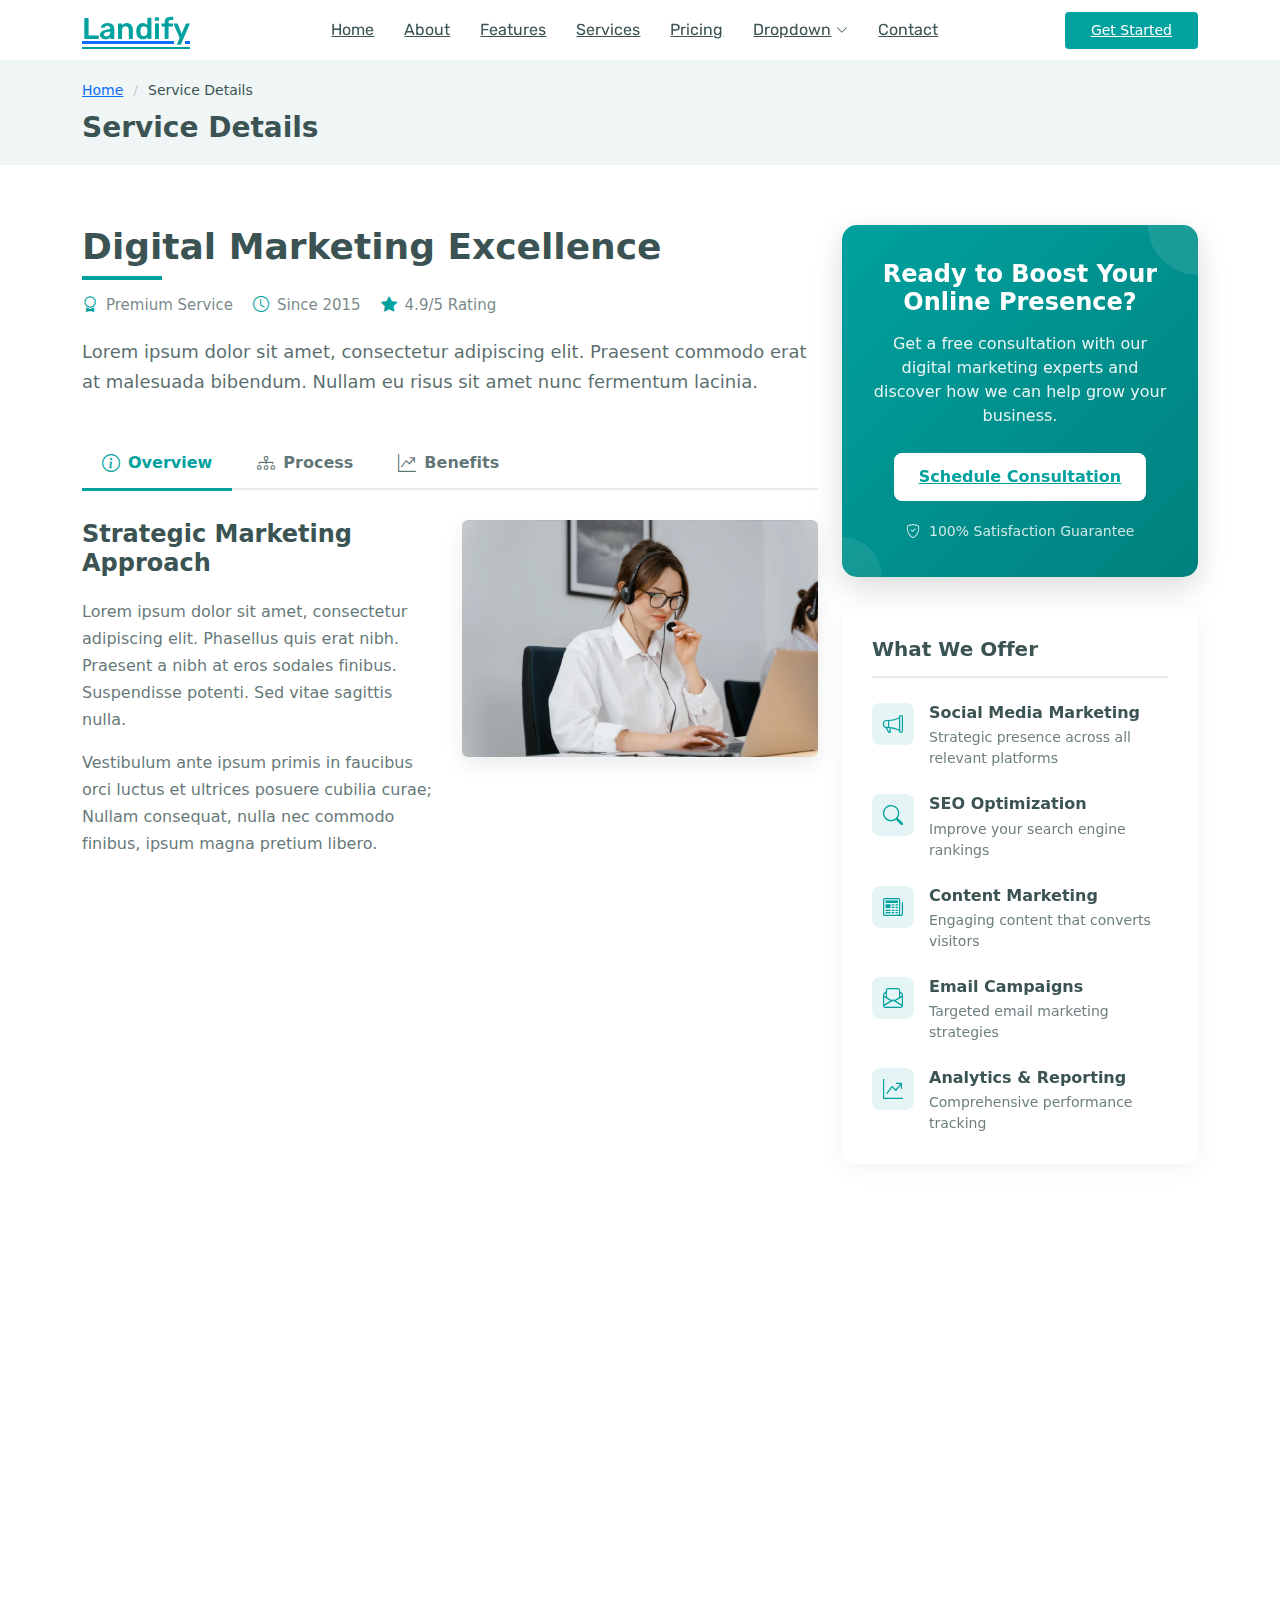
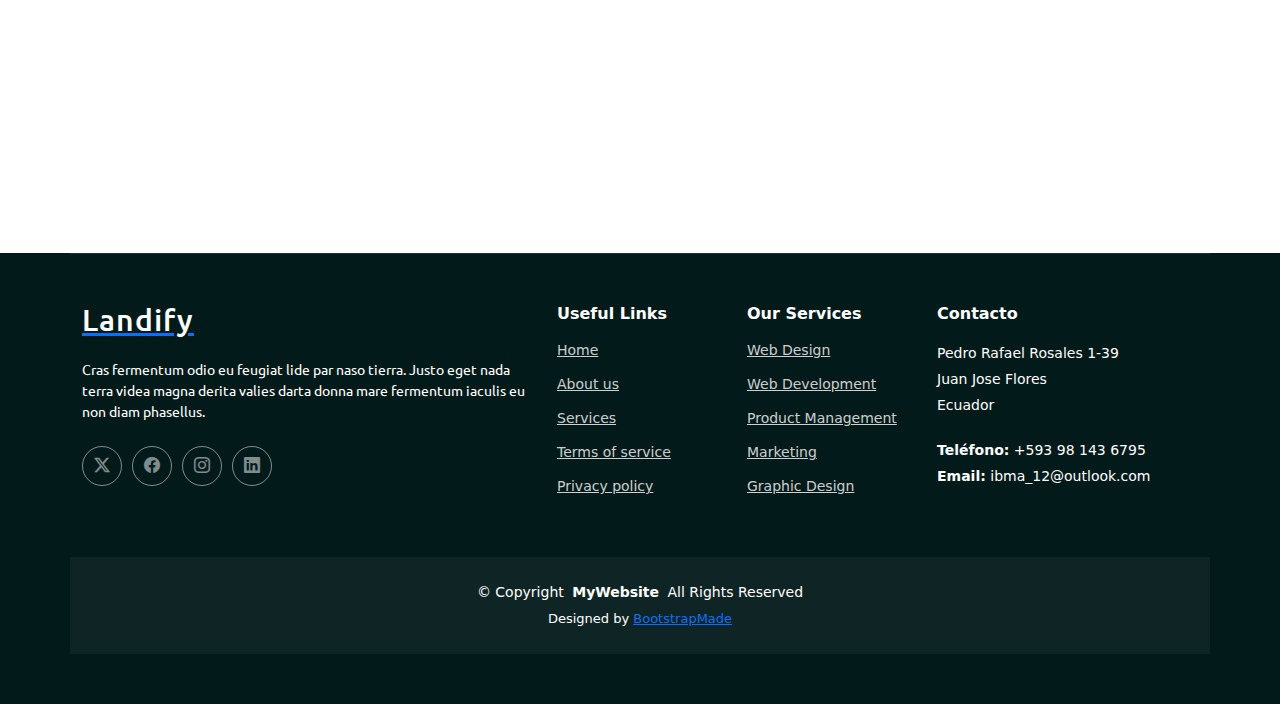
<file: service-details.html>
<!DOCTYPE html>
<html lang="es">

<head>
  <meta charset="utf-8">
  <meta content="width=device-width, initial-scale=1.0" name="viewport">
  <title>Service Details - Landify Bootstrap Template</title>
  <meta name="description" content="">
  <meta name="keywords" content="">

  <!-- Favicons -->
  <link href="assets/img/favicon.png" rel="icon">
  <link href="assets/img/apple-touch-icon.png" rel="apple-touch-icon">

  <!-- Fonts -->
  <link href="https://fonts.googleapis.com" rel="preconnect">
  <link href="https://fonts.gstatic.com" rel="preconnect" crossorigin>
  <link href="https://fonts.googleapis.com/css2?family=Roboto:ital,wght@0,100;0,300;0,400;0,500;0,700;0,900;1,100;1,300;1,400;1,500;1,700;1,900&family=Ubuntu:ital,wght@0,300;0,400;0,500;0,700;1,300;1,400;1,500;1,700&family=Rubik:ital,wght@0,300;0,400;0,500;0,600;0,700;0,800;0,900;1,300;1,400;1,500;1,600;1,700;1,800;1,900&display=swap" rel="stylesheet">

  <!-- Vendor CSS Files -->
  <link href="assets/vendor/bootstrap/css/bootstrap.min.css" rel="stylesheet">
  <link href="assets/vendor/bootstrap-icons/bootstrap-icons.css" rel="stylesheet">
  <link href="assets/vendor/aos/aos.css" rel="stylesheet">
  <link href="assets/vendor/glightbox/css/glightbox.min.css" rel="stylesheet">
  <link href="assets/vendor/swiper/swiper-bundle.min.css" rel="stylesheet">

  <!-- Main CSS File -->
  <link href="assets/css/main.css" rel="stylesheet">

  <!-- =======================================================
  * Template Name: Landify
  * Template URL: https://bootstrapmade.com/landify-bootstrap-landing-page-template/
  * Updated: Aug 04 2025 with Bootstrap v5.3.7
  * Author: BootstrapMade.com
  * License: https://bootstrapmade.com/license/
  ======================================================== -->
</head>

<body class="service-details-page">

  <header id="header" class="header d-flex align-items-center sticky-top">
    <div class="container position-relative d-flex align-items-center justify-content-between">

      <a href="index.html" class="logo d-flex align-items-center me-auto me-xl-0">
        <!-- Uncomment the line below if you also wish to use an image logo -->
        <!-- <img src="assets/img/logo.webp" alt=""> -->
        <h1 class="sitename">Landify</h1>
      </a>

      <nav id="navmenu" class="navmenu">
        <ul>
          <li><a href="#hero">Home</a></li>
          <li><a href="#about">About</a></li>
          <li><a href="#features">Features</a></li>
          <li><a href="#services">Services</a></li>
          <li><a href="#pricing">Pricing</a></li>
          <li class="dropdown"><a href="#"><span>Dropdown</span> <i class="bi bi-chevron-down toggle-dropdown"></i></a>
            <ul>
              <li><a href="#">Dropdown 1</a></li>
              <li class="dropdown"><a href="#"><span>Deep Dropdown</span> <i class="bi bi-chevron-down toggle-dropdown"></i></a>
                <ul>
                  <li><a href="#">Deep Dropdown 1</a></li>
                  <li><a href="#">Deep Dropdown 2</a></li>
                  <li><a href="#">Deep Dropdown 3</a></li>
                  <li><a href="#">Deep Dropdown 4</a></li>
                  <li><a href="#">Deep Dropdown 5</a></li>
                </ul>
              </li>
              <li><a href="#">Dropdown 2</a></li>
              <li><a href="#">Dropdown 3</a></li>
              <li><a href="#">Dropdown 4</a></li>
            </ul>
          </li>
          <li><a href="#contact">Contact</a></li>
        </ul>
        <i class="mobile-nav-toggle d-xl-none bi bi-list"></i>
      </nav>

      <a class="btn-getstarted" href="index.html#about">Get Started</a>

    </div>
  </header>

  <main class="main">

    <!-- Page Title -->
    <div class="page-title light-background">
      <div class="container">
        <nav class="breadcrumbs">
          <ol>
            <li><a href="index.html">Home</a></li>
            <li class="current">Service Details</li>
          </ol>
        </nav>
        <h1>Service Details</h1>
      </div>
    </div><!-- End Page Title -->

    <!-- Service Details Section -->
    <section id="service-details" class="service-details section">

      <div class="container" data-aos="fade-up" data-aos-delay="100">

        <div class="row gy-5">

          <div class="col-lg-8 order-lg-1 order-2">
            <div class="service-main-content">
              <div class="service-header" data-aos="fade-up">
                <h1>Digital Marketing Excellence</h1>
                <div class="service-meta">
                  <span><i class="bi bi-award"></i> Premium Service</span>
                  <span><i class="bi bi-clock"></i> Since 2015</span>
                  <span><i class="bi bi-star-fill"></i> 4.9/5 Rating</span>
                </div>
                <p class="lead">
                  Lorem ipsum dolor sit amet, consectetur adipiscing elit. Praesent commodo erat at malesuada bibendum. Nullam eu risus sit amet nunc fermentum lacinia.
                </p>
              </div>

              <div class="service-tabs" data-aos="fade-up" data-aos-delay="200">
                <ul class="nav nav-tabs" id="serviceTab" role="tablist">
                  <li class="nav-item" role="presentation">
                    <button class="nav-link active" data-bs-toggle="tab" data-bs-target="#service-details-tab-1" type="button" role="tab" aria-controls="overview" aria-selected="true">
                      <i class="bi bi-info-circle"></i> Overview
                    </button>
                  </li>
                  <li class="nav-item" role="presentation">
                    <button class="nav-link" data-bs-toggle="tab" data-bs-target="#service-details-tab-2" type="button" role="tab" aria-controls="process" aria-selected="false">
                      <i class="bi bi-diagram-3"></i> Process
                    </button>
                  </li>
                  <li class="nav-item" role="presentation">
                    <button class="nav-link" data-bs-toggle="tab" data-bs-target="#service-details-tab-3" type="button" role="tab" aria-controls="benefits" aria-selected="false">
                      <i class="bi bi-graph-up-arrow"></i> Benefits
                    </button>
                  </li>
                </ul>

                <div class="tab-content">

                  <div class="tab-pane fade show active" id="service-details-tab-1" role="tabpanel" aria-labelledby="overview-tab">
                    <div class="row">
                      <div class="col-md-6">
                        <div class="content-block">
                          <h3>Strategic Marketing Approach</h3>
                          <p>Lorem ipsum dolor sit amet, consectetur adipiscing elit. Phasellus quis erat nibh. Praesent a nibh at eros sodales finibus. Suspendisse potenti. Sed vitae sagittis nulla.</p>
                          <p>Vestibulum ante ipsum primis in faucibus orci luctus et ultrices posuere cubilia curae; Nullam consequat, nulla nec commodo finibus, ipsum magna pretium libero.</p>
                        </div>
                      </div>
                      <div class="col-md-6">
                        <img src="assets/img/services/services-7.webp" alt="Digital Marketing Strategy" class="img-fluid rounded">
                      </div>
                    </div>
                  </div>

                  <div class="tab-pane fade" id="service-details-tab-2" role="tabpanel" aria-labelledby="process-tab">
                    <div class="process-timeline">
                      <div class="timeline-item">
                        <div class="timeline-marker">01</div>
                        <div class="timeline-content">
                          <h4>Discovery &amp; Research</h4>
                          <p>Thorough market analysis and competitor research to define your target audience and marketing goals.</p>
                        </div>
                      </div>

                      <div class="timeline-item">
                        <div class="timeline-marker">02</div>
                        <div class="timeline-content">
                          <h4>Strategy Development</h4>
                          <p>Creating comprehensive marketing strategies tailored to your specific business objectives and target demographics.</p>
                        </div>
                      </div>

                      <div class="timeline-item">
                        <div class="timeline-marker">03</div>
                        <div class="timeline-content">
                          <h4>Implementation</h4>
                          <p>Executing the marketing plan across various channels with precise targeting and creative content delivery.</p>
                        </div>
                      </div>

                      <div class="timeline-item">
                        <div class="timeline-marker">04</div>
                        <div class="timeline-content">
                          <h4>Analysis &amp; Optimization</h4>
                          <p>Continuous monitoring, data analysis, and strategy refinement to maximize ROI and campaign effectiveness.</p>
                        </div>
                      </div>
                    </div>
                  </div>

                  <div class="tab-pane fade" id="service-details-tab-3" role="tabpanel" aria-labelledby="benefits-tab">
                    <div class="row g-4">
                      <div class="col-md-6">
                        <div class="benefit-card">
                          <div class="benefit-icon">
                            <i class="bi bi-graph-up"></i>
                          </div>
                          <h4>Increased Brand Visibility</h4>
                          <p>Expand your digital footprint and reach more potential customers through targeted marketing efforts.</p>
                        </div>
                      </div>
                      <div class="col-md-6">
                        <div class="benefit-card">
                          <div class="benefit-icon">
                            <i class="bi bi-people"></i>
                          </div>
                          <h4>Higher Engagement Rates</h4>
                          <p>Create meaningful connections with your audience through relevant and compelling content strategies.</p>
                        </div>
                      </div>
                      <div class="col-md-6">
                        <div class="benefit-card">
                          <div class="benefit-icon">
                            <i class="bi bi-cash-coin"></i>
                          </div>
                          <h4>Improved ROI</h4>
                          <p>Maximize your marketing budget with data-driven campaigns that deliver measurable results.</p>
                        </div>
                      </div>
                      <div class="col-md-6">
                        <div class="benefit-card">
                          <div class="benefit-icon">
                            <i class="bi bi-bar-chart-line"></i>
                          </div>
                          <h4>Data-Driven Decisions</h4>
                          <p>Make informed marketing choices based on comprehensive analytics and performance metrics.</p>
                        </div>
                      </div>
                    </div>
                  </div>
                </div>
              </div>

              <div class="service-gallery" data-aos="fade-up" data-aos-delay="300">
                <h3>Our Marketing Portfolio</h3>
                <div class="service-details-slider swiper init-swiper">
                  <script type="application/json" class="swiper-config">
                    {
                      "loop": true,
                      "speed": 800,
                      "autoplay": {
                        "delay": 5000
                      },
                      "slidesPerView": 1,
                      "spaceBetween": 30,
                      "breakpoints": {
                        "768": {
                          "slidesPerView": 2
                        }
                      },
                      "pagination": {
                        "el": ".swiper-pagination",
                        "type": "bullets",
                        "clickable": true
                      }
                    }
                  </script>
                  <div class="swiper-wrapper">
                    <div class="swiper-slide">
                      <div class="portfolio-item">
                        <img src="assets/img/services/services-2.webp" alt="" class="img-fluid" loading="lazy">
                        <div class="portfolio-info">
                          <h5>Social Media Campaign</h5>
                          <p>Increased engagement by 187%</p>
                        </div>
                      </div>
                    </div>
                    <div class="swiper-slide">
                      <div class="portfolio-item">
                        <img src="assets/img/services/services-4.webp" alt="" class="img-fluid" loading="lazy">
                        <div class="portfolio-info">
                          <h5>SEO Optimization</h5>
                          <p>Ranked #1 for target keywords</p>
                        </div>
                      </div>
                    </div>
                    <div class="swiper-slide">
                      <div class="portfolio-item">
                        <img src="assets/img/services/services-10.webp" alt="" class="img-fluid" loading="lazy">
                        <div class="portfolio-info">
                          <h5>Content Marketing</h5>
                          <p>200% increase in organic traffic</p>
                        </div>
                      </div>
                    </div>
                  </div>
                  <div class="swiper-pagination"></div>
                </div>
              </div>
            </div>
          </div>

          <div class="col-lg-4 order-lg-2 order-1">
            <div class="service-sidebar" data-aos="fade-left">
              <div class="action-card" data-aos="zoom-in" data-aos-delay="100">
                <h3>Ready to Boost Your Online Presence?</h3>
                <p>Get a free consultation with our digital marketing experts and discover how we can help grow your business.</p>
                <a href="#" class="btn-primary">Schedule Consultation</a>
                <span class="guarantee"><i class="bi bi-shield-check"></i> 100% Satisfaction Guarantee</span>
              </div>

              <div class="service-features-list" data-aos="fade-up" data-aos-delay="200">
                <h4>What We Offer</h4>
                <ul>
                  <li>
                    <i class="bi bi-megaphone"></i>
                    <div>
                      <h5>Social Media Marketing</h5>
                      <p>Strategic presence across all relevant platforms</p>
                    </div>
                  </li>
                  <li>
                    <i class="bi bi-search"></i>
                    <div>
                      <h5>SEO Optimization</h5>
                      <p>Improve your search engine rankings</p>
                    </div>
                  </li>
                  <li>
                    <i class="bi bi-newspaper"></i>
                    <div>
                      <h5>Content Marketing</h5>
                      <p>Engaging content that converts visitors</p>
                    </div>
                  </li>
                  <li>
                    <i class="bi bi-envelope-paper"></i>
                    <div>
                      <h5>Email Campaigns</h5>
                      <p>Targeted email marketing strategies</p>
                    </div>
                  </li>
                  <li>
                    <i class="bi bi-graph-up-arrow"></i>
                    <div>
                      <h5>Analytics &amp; Reporting</h5>
                      <p>Comprehensive performance tracking</p>
                    </div>
                  </li>
                </ul>
              </div>

              <div class="testimonial-card" data-aos="fade-up" data-aos-delay="300">
                <div class="testimonial-header">
                  <i class="bi bi-quote"></i>
                  <div class="rating">
                    <i class="bi bi-star-fill"></i>
                    <i class="bi bi-star-fill"></i>
                    <i class="bi bi-star-fill"></i>
                    <i class="bi bi-star-fill"></i>
                    <i class="bi bi-star-fill"></i>
                  </div>
                </div>
                <p class="testimonial-text">
                  "Their digital marketing strategies transformed our online presence completely. We've seen a 300% increase in qualified leads within just 3 months."
                </p>
                <div class="client-info">
                  <img src="assets/img/person/person-m-5.webp" alt="Client" class="client-image">
                  <div class="client-details">
                    <h5>Robert Johnson</h5>
                    <span>CEO, TechSolutions Inc.</span>
                  </div>
                </div>
              </div>

              <div class="contact-info" data-aos="fade-up" data-aos-delay="400">
                <h4>Have Questions?</h4>
                <div class="contact-method">
                  <i class="bi bi-telephone-fill"></i>
                  <div>
                    <span>Call Us Now</span>
                    <p>+1 (803) 952-3845</p>
                  </div>
                </div>
                <div class="contact-method">
                  <i class="bi bi-envelope-fill"></i>
                  <div>
                    <span>Email Us</span>
                    <p>marketing@example.com</p>
                  </div>
                </div>
              </div>
            </div>
          </div>

        </div>

      </div>

    </section><!-- /Service Details Section -->

  </main>

  <footer id="footer" class="footer position-relative dark-background">

    <div class="container footer-top">
      <div class="row gy-4">
        <div class="col-lg-5 col-md-12 footer-about">
          <a href="index.html" class="logo d-flex align-items-center">
            <span class="sitename">Landify</span>
          </a>
          <p>Cras fermentum odio eu feugiat lide par naso tierra. Justo eget nada terra videa magna derita valies darta donna mare fermentum iaculis eu non diam phasellus.</p>
          <div class="social-links d-flex mt-4">
            <a href=""><i class="bi bi-twitter-x"></i></a>
            <a href=""><i class="bi bi-facebook"></i></a>
            <a href=""><i class="bi bi-instagram"></i></a>
            <a href=""><i class="bi bi-linkedin"></i></a>
          </div>
        </div>

        <div class="col-lg-2 col-6 footer-links">
          <h4>Useful Links</h4>
          <ul>
            <li><a href="#">Home</a></li>
            <li><a href="#">About us</a></li>
            <li><a href="#">Services</a></li>
            <li><a href="#">Terms of service</a></li>
            <li><a href="#">Privacy policy</a></li>
          </ul>
        </div>

        <div class="col-lg-2 col-6 footer-links">
          <h4>Our Services</h4>
          <ul>
            <li><a href="#">Web Design</a></li>
            <li><a href="#">Web Development</a></li>
            <li><a href="#">Product Management</a></li>
            <li><a href="#">Marketing</a></li>
            <li><a href="#">Graphic Design</a></li>
          </ul>
        </div>

        <div class="col-lg-3 col-md-12 footer-contact text-center text-md-start">
          <h4>Contacto</h4>
          <p>Pedro Rafael Rosales 1-39</p>
          <p>Juan Jose Flores</p>
          <p>Ecuador</p>
          <p class="mt-4"><strong>Teléfono:</strong> <span>+593 98 143 6795</span></p>
          <p><strong>Email:</strong> <span>ibma_12@outlook.com</span></p>
        </div>

      </div>
    </div>

    <div class="container copyright text-center mt-4">
      <p>© <span>Copyright</span> <strong class="px-1 sitename">MyWebsite</strong> <span>All Rights Reserved</span></p>
      <div class="credits">
        <!-- All the links in the footer should remain intact. -->
        <!-- You can delete the links only if you've purchased the pro version. -->
        <!-- Licensing information: https://bootstrapmade.com/license/ -->
        <!-- Purchase the pro version with working PHP/AJAX contact form: [buy-url] -->
        Designed by <a href="https://bootstrapmade.com/">BootstrapMade</a>
      </div>
    </div>

  </footer>

  <!-- Scroll Top -->
  <a href="#" id="scroll-top" class="scroll-top d-flex align-items-center justify-content-center"><i class="bi bi-arrow-up-short"></i></a>

  <!-- Vendor JS Files -->
  <script src="assets/vendor/bootstrap/js/bootstrap.bundle.min.js"></script>
  <script src="assets/vendor/php-email-form/validate.js"></script>
  <script src="assets/vendor/aos/aos.js"></script>
  <script src="assets/vendor/glightbox/js/glightbox.min.js"></script>
  <script src="assets/vendor/swiper/swiper-bundle.min.js"></script>
  <script src="assets/vendor/purecounter/purecounter_vanilla.js"></script>

  <!-- Main JS File -->
  <script src="assets/js/main.js"></script>

</body>

</html>
</file>
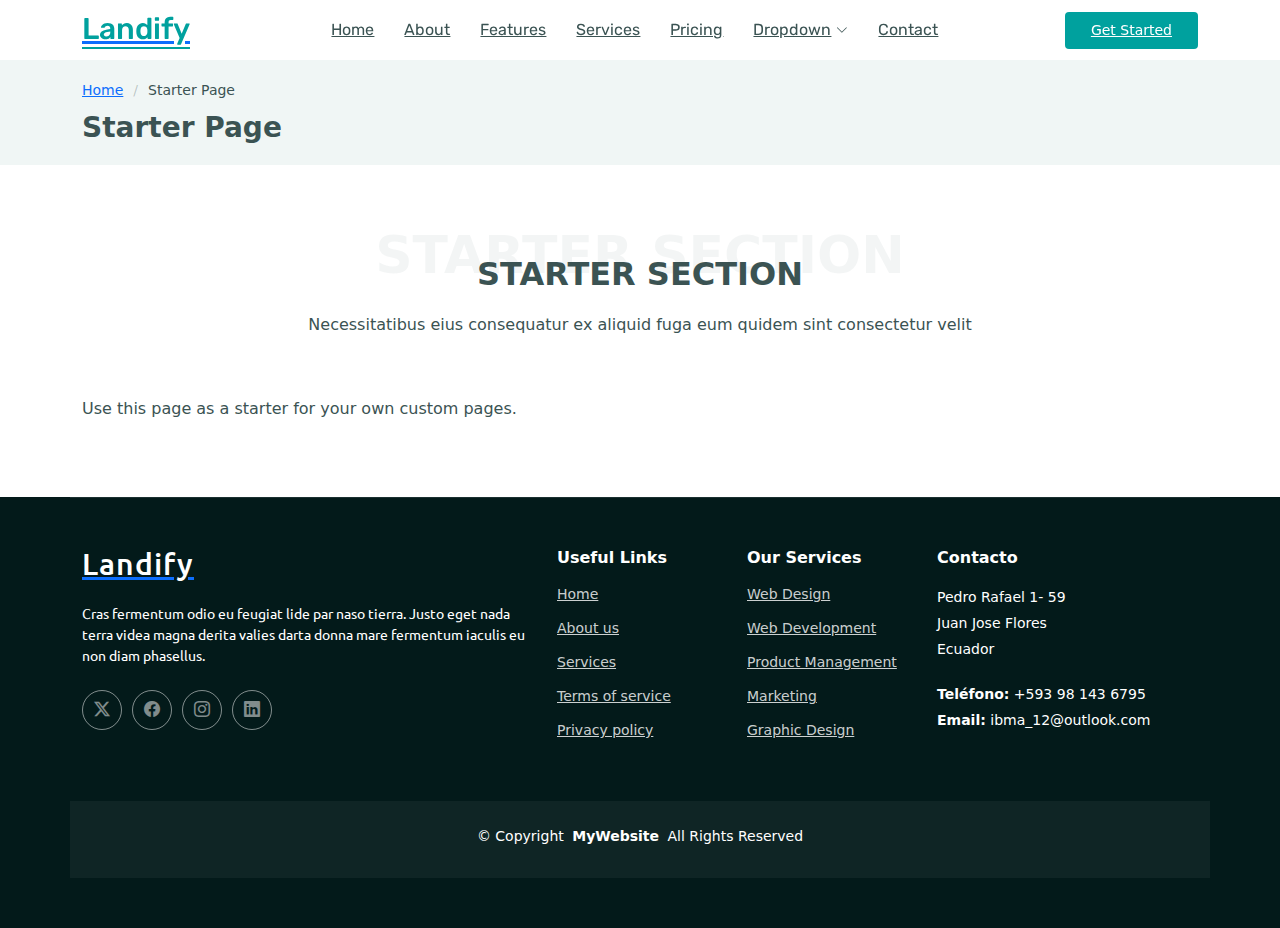
<file: starter-page.html>
<!DOCTYPE html>
<html lang="es">

<head>
  <meta charset="utf-8">
  <meta content="width=device-width, initial-scale=1.0" name="viewport">
  <title>Starter Page - Landify Bootstrap Template</title>
  <meta name="description" content="">
  <meta name="keywords" content="">

  <!-- Favicons -->
  <link href="assets/img/favicon.png" rel="icon">
  <link href="assets/img/apple-touch-icon.png" rel="apple-touch-icon">

  <!-- Fonts -->
  <link href="https://fonts.googleapis.com" rel="preconnect">
  <link href="https://fonts.gstatic.com" rel="preconnect" crossorigin>
  <link href="https://fonts.googleapis.com/css2?family=Roboto:ital,wght@0,100;0,300;0,400;0,500;0,700;0,900;1,100;1,300;1,400;1,500;1,700;1,900&family=Ubuntu:ital,wght@0,300;0,400;0,500;0,700;1,300;1,400;1,500;1,700&family=Rubik:ital,wght@0,300;0,400;0,500;0,600;0,700;0,800;0,900;1,300;1,400;1,500;1,600;1,700;1,800;1,900&display=swap" rel="stylesheet">

  <!-- Vendor CSS Files -->
  <link href="assets/vendor/bootstrap/css/bootstrap.min.css" rel="stylesheet">
  <link href="assets/vendor/bootstrap-icons/bootstrap-icons.css" rel="stylesheet">
  <link href="assets/vendor/aos/aos.css" rel="stylesheet">
  <link href="assets/vendor/glightbox/css/glightbox.min.css" rel="stylesheet">
  <link href="assets/vendor/swiper/swiper-bundle.min.css" rel="stylesheet">

  <!-- Main CSS File -->
  <link href="assets/css/main.css" rel="stylesheet">

  <!-- =======================================================
  * Template Name: Landify
  * Template URL: https://bootstrapmade.com/landify-bootstrap-landing-page-template/
  * Updated: Aug 04 2025 with Bootstrap v5.3.7
  * Author: BootstrapMade.com
  * License: https://bootstrapmade.com/license/
  ======================================================== -->
</head>

<body class="starter-page-page">

  <header id="header" class="header d-flex align-items-center sticky-top">
    <div class="container position-relative d-flex align-items-center justify-content-between">

      <a href="index.html" class="logo d-flex align-items-center me-auto me-xl-0">
        <!-- Uncomment the line below if you also wish to use an image logo -->
        <!-- <img src="assets/img/logo.webp" alt=""> -->
        <h1 class="sitename">Landify</h1>
      </a>

      <nav id="navmenu" class="navmenu">
        <ul>
          <li><a href="#hero">Home</a></li>
          <li><a href="#about">About</a></li>
          <li><a href="#features">Features</a></li>
          <li><a href="#services">Services</a></li>
          <li><a href="#pricing">Pricing</a></li>
          <li class="dropdown"><a href="#"><span>Dropdown</span> <i class="bi bi-chevron-down toggle-dropdown"></i></a>
            <ul>
              <li><a href="#">Dropdown 1</a></li>
              <li class="dropdown"><a href="#"><span>Deep Dropdown</span> <i class="bi bi-chevron-down toggle-dropdown"></i></a>
                <ul>
                  <li><a href="#">Deep Dropdown 1</a></li>
                  <li><a href="#">Deep Dropdown 2</a></li>
                  <li><a href="#">Deep Dropdown 3</a></li>
                  <li><a href="#">Deep Dropdown 4</a></li>
                  <li><a href="#">Deep Dropdown 5</a></li>
                </ul>
              </li>
              <li><a href="#">Dropdown 2</a></li>
              <li><a href="#">Dropdown 3</a></li>
              <li><a href="#">Dropdown 4</a></li>
            </ul>
          </li>
          <li><a href="#contact">Contact</a></li>
        </ul>
        <i class="mobile-nav-toggle d-xl-none bi bi-list"></i>
      </nav>

      <a class="btn-getstarted" href="index.html#about">Get Started</a>

    </div>
  </header>

  <main class="main">

    <!-- Page Title -->
    <div class="page-title light-background">
      <div class="container">
        <nav class="breadcrumbs">
          <ol>
            <li><a href="index.html">Home</a></li>
            <li class="current">Starter Page</li>
          </ol>
        </nav>
        <h1>Starter Page</h1>
      </div>
    </div><!-- End Page Title -->

    <!-- Starter Section Section -->
    <section id="starter-section" class="starter-section section">

      <!-- Section Title -->
      <div class="container section-title" data-aos="fade-up">
        <span class="description-title">Starter Section</span>
        <h2>Starter Section</h2>
        <p>Necessitatibus eius consequatur ex aliquid fuga eum quidem sint consectetur velit</p>
      </div><!-- End Section Title -->

      <div class="container" data-aos="fade-up">
        <p>Use this page as a starter for your own custom pages.</p>
      </div>

    </section><!-- /Starter Section Section -->

  </main>

  <footer id="footer" class="footer position-relative dark-background">

    <div class="container footer-top">
      <div class="row gy-4">
        <div class="col-lg-5 col-md-12 footer-about">
          <a href="index.html" class="logo d-flex align-items-center">
            <span class="sitename">Landify</span>
          </a>
          <p>Cras fermentum odio eu feugiat lide par naso tierra. Justo eget nada terra videa magna derita valies darta donna mare fermentum iaculis eu non diam phasellus.</p>
          <div class="social-links d-flex mt-4">
            <a href=""><i class="bi bi-twitter-x"></i></a>
            <a href=""><i class="bi bi-facebook"></i></a>
            <a href=""><i class="bi bi-instagram"></i></a>
            <a href=""><i class="bi bi-linkedin"></i></a>
          </div>
        </div>

        <div class="col-lg-2 col-6 footer-links">
          <h4>Useful Links</h4>
          <ul>
            <li><a href="#">Home</a></li>
            <li><a href="#">About us</a></li>
            <li><a href="#">Services</a></li>
            <li><a href="#">Terms of service</a></li>
            <li><a href="#">Privacy policy</a></li>
          </ul>
        </div>

        <div class="col-lg-2 col-6 footer-links">
          <h4>Our Services</h4>
          <ul>
            <li><a href="#">Web Design</a></li>
            <li><a href="#">Web Development</a></li>
            <li><a href="#">Product Management</a></li>
            <li><a href="#">Marketing</a></li>
            <li><a href="#">Graphic Design</a></li>
          </ul>
        </div>

        <div class="col-lg-3 col-md-12 footer-contact text-center text-md-start">
          <h4>Contacto</h4>
          <p>Pedro Rafael 1- 59</p>
          <p>Juan Jose Flores</p>
          <p>Ecuador</p>
          <p class="mt-4"><strong>Teléfono:</strong> <span>+593 98 143 6795</span></p>
          <p><strong>Email:</strong> <span>ibma_12@outlook.com</span></p>
        </div>

      </div>
    </div>

    <div class="container copyright text-center mt-4">
      <p>© <span>Copyright</span> <strong class="px-1 sitename">MyWebsite</strong> <span>All Rights Reserved</span></p>
      <div class="credits">
        <!-- All the links in the footer should remain intact. -->
        <!-- You can delete the links only if you've purchased the pro version. -->
        <!-- Licensing information: https://bootstrapmade.com/license/ -->
        <!-- Purchase the pro version with working PHP/AJAX contact form: [buy-url] -->
        <!--Designed by <a href="https://bootstrapmade.com/">BootstrapMade</a> -->
      </div>
    </div>

  </footer>

  <!-- Scroll Top -->
  <a href="#" id="scroll-top" class="scroll-top d-flex align-items-center justify-content-center"><i class="bi bi-arrow-up-short"></i></a>

  <!-- Vendor JS Files -->
  <script src="assets/vendor/bootstrap/js/bootstrap.bundle.min.js"></script>
  <script src="assets/vendor/php-email-form/validate.js"></script>
  <script src="assets/vendor/aos/aos.js"></script>
  <script src="assets/vendor/glightbox/js/glightbox.min.js"></script>
  <script src="assets/vendor/swiper/swiper-bundle.min.js"></script>
  <script src="assets/vendor/purecounter/purecounter_vanilla.js"></script>

  <!-- Main JS File -->
  <script src="assets/js/main.js"></script>

</body>

</html>
</file>
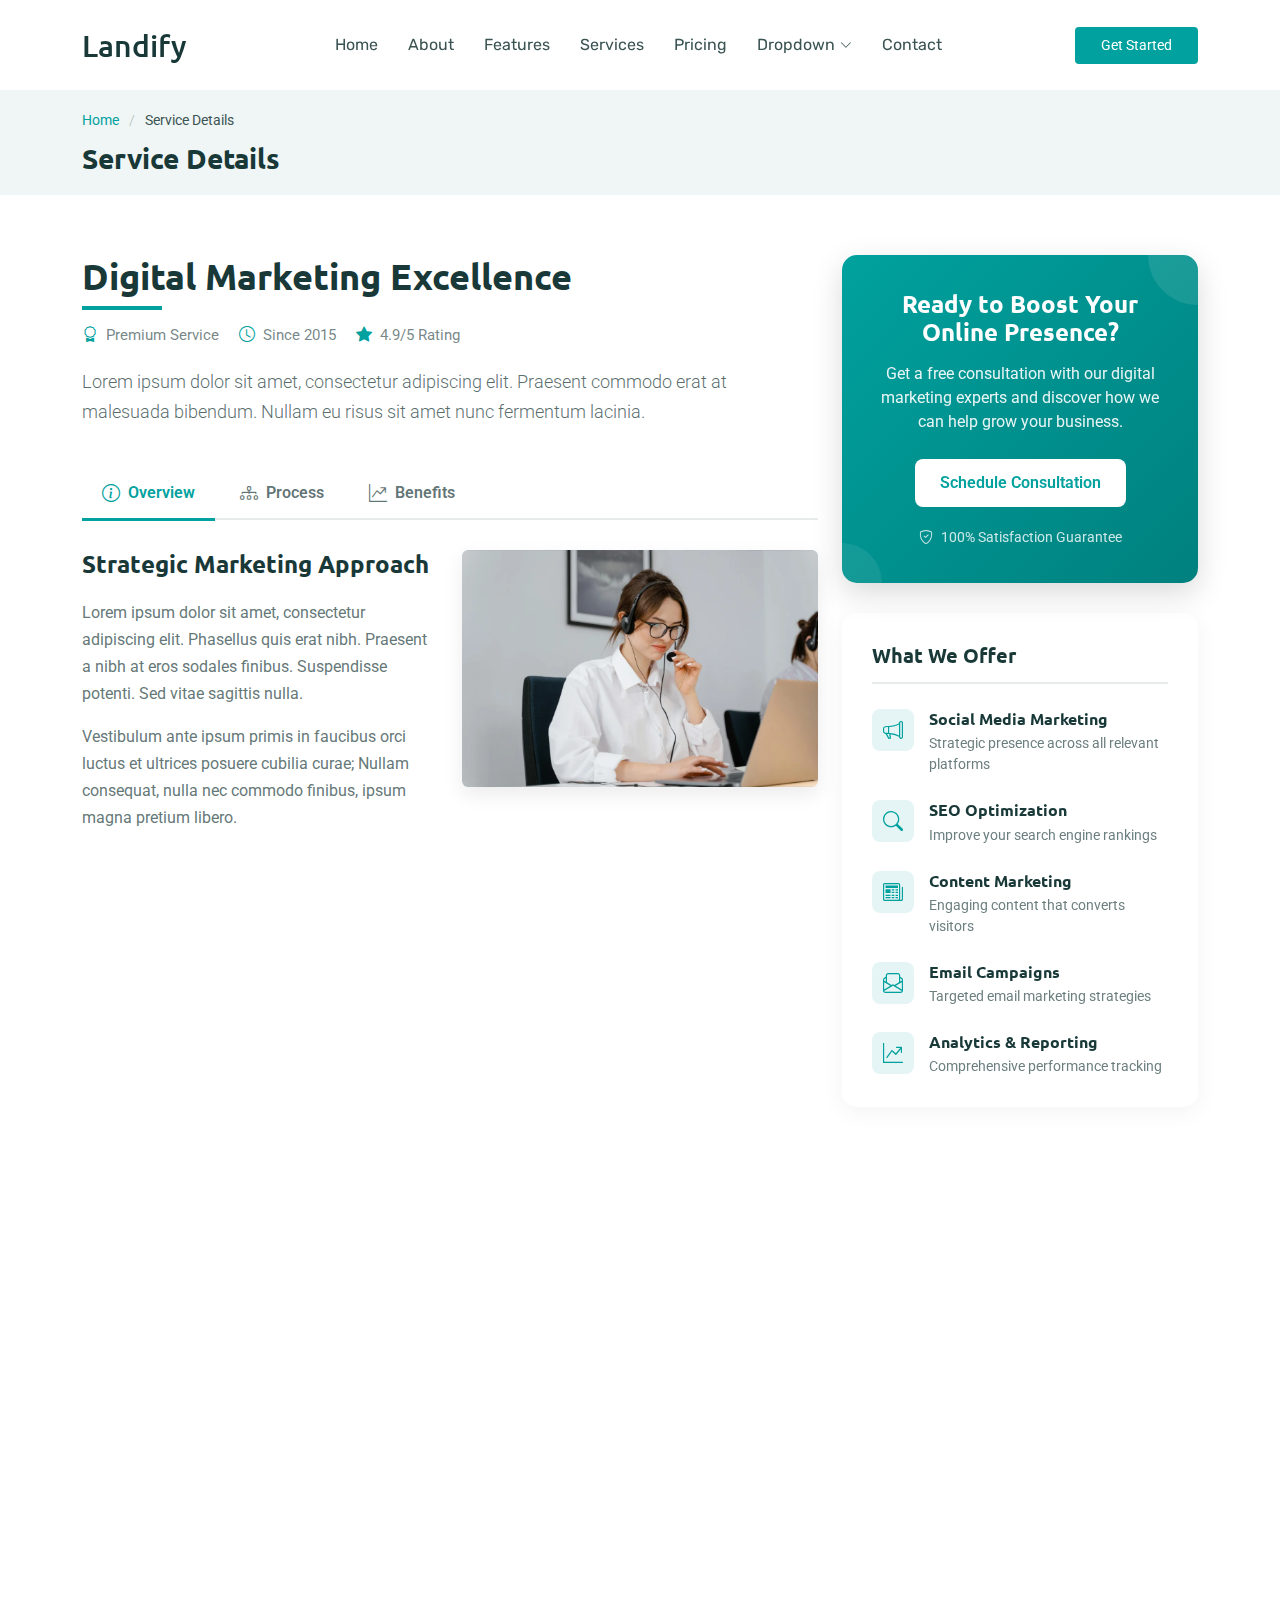
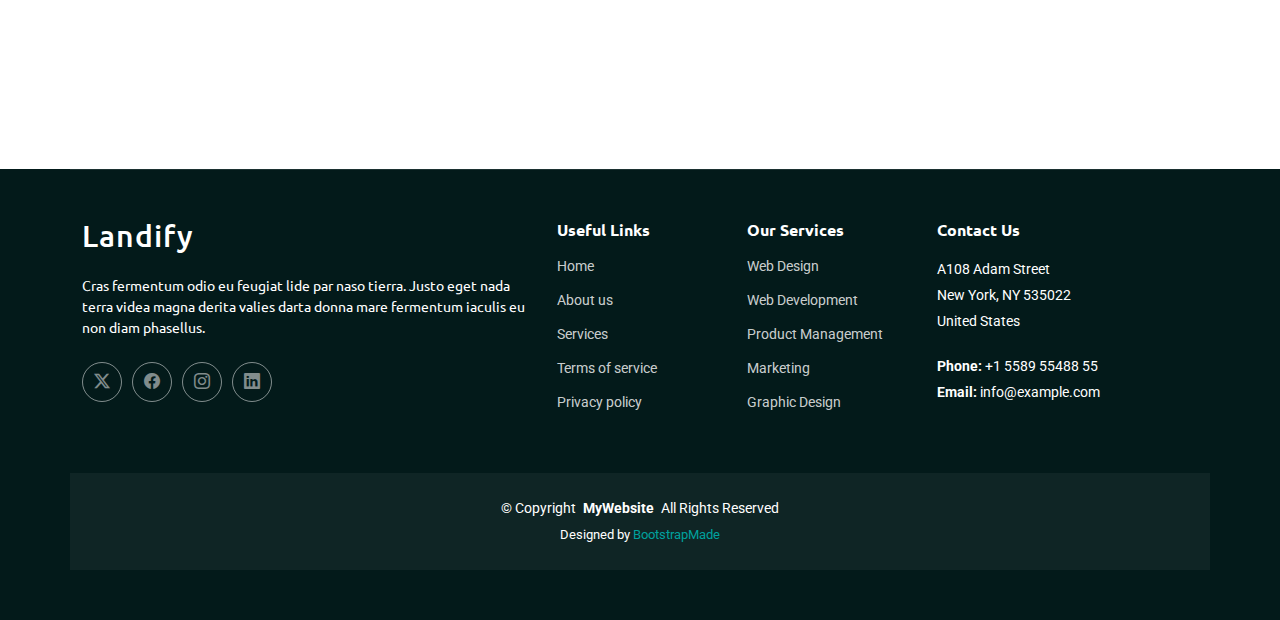
<file: contabilidad_2026_/service-details.html>
<!DOCTYPE html>
<html lang="en">

<head>
  <meta charset="utf-8">
  <meta content="width=device-width, initial-scale=1.0" name="viewport">
  <title>Service Details - Landify Bootstrap Template</title>
  <meta name="description" content="">
  <meta name="keywords" content="">

  <!-- Favicons -->
  <link href="assets/img/favicon.png" rel="icon">
  <link href="assets/img/apple-touch-icon.png" rel="apple-touch-icon">

  <!-- Fonts -->
  <link href="https://fonts.googleapis.com" rel="preconnect">
  <link href="https://fonts.gstatic.com" rel="preconnect" crossorigin>
  <link href="https://fonts.googleapis.com/css2?family=Roboto:ital,wght@0,100;0,300;0,400;0,500;0,700;0,900;1,100;1,300;1,400;1,500;1,700;1,900&family=Ubuntu:ital,wght@0,300;0,400;0,500;0,700;1,300;1,400;1,500;1,700&family=Rubik:ital,wght@0,300;0,400;0,500;0,600;0,700;0,800;0,900;1,300;1,400;1,500;1,600;1,700;1,800;1,900&display=swap" rel="stylesheet">

  <!-- Vendor CSS Files -->
  <link href="assets/vendor/bootstrap/css/bootstrap.min.css" rel="stylesheet">
  <link href="assets/vendor/bootstrap-icons/bootstrap-icons.css" rel="stylesheet">
  <link href="assets/vendor/aos/aos.css" rel="stylesheet">
  <link href="assets/vendor/glightbox/css/glightbox.min.css" rel="stylesheet">
  <link href="assets/vendor/swiper/swiper-bundle.min.css" rel="stylesheet">

  <!-- Main CSS File -->
  <link href="assets/css/main.css" rel="stylesheet">

  <!-- =======================================================
  * Template Name: Landify
  * Template URL: https://bootstrapmade.com/landify-bootstrap-landing-page-template/
  * Updated: Aug 04 2025 with Bootstrap v5.3.7
  * Author: BootstrapMade.com
  * License: https://bootstrapmade.com/license/
  ======================================================== -->
</head>

<body class="service-details-page">

  <header id="header" class="header d-flex align-items-center sticky-top">
    <div class="container position-relative d-flex align-items-center justify-content-between">

      <a href="index.html" class="logo d-flex align-items-center me-auto me-xl-0">
        <!-- Uncomment the line below if you also wish to use an image logo -->
        <!-- <img src="assets/img/logo.webp" alt=""> -->
        <h1 class="sitename">Landify</h1>
      </a>

      <nav id="navmenu" class="navmenu">
        <ul>
          <li><a href="#hero">Home</a></li>
          <li><a href="#about">About</a></li>
          <li><a href="#features">Features</a></li>
          <li><a href="#services">Services</a></li>
          <li><a href="#pricing">Pricing</a></li>
          <li class="dropdown"><a href="#"><span>Dropdown</span> <i class="bi bi-chevron-down toggle-dropdown"></i></a>
            <ul>
              <li><a href="#">Dropdown 1</a></li>
              <li class="dropdown"><a href="#"><span>Deep Dropdown</span> <i class="bi bi-chevron-down toggle-dropdown"></i></a>
                <ul>
                  <li><a href="#">Deep Dropdown 1</a></li>
                  <li><a href="#">Deep Dropdown 2</a></li>
                  <li><a href="#">Deep Dropdown 3</a></li>
                  <li><a href="#">Deep Dropdown 4</a></li>
                  <li><a href="#">Deep Dropdown 5</a></li>
                </ul>
              </li>
              <li><a href="#">Dropdown 2</a></li>
              <li><a href="#">Dropdown 3</a></li>
              <li><a href="#">Dropdown 4</a></li>
            </ul>
          </li>
          <li><a href="#contact">Contact</a></li>
        </ul>
        <i class="mobile-nav-toggle d-xl-none bi bi-list"></i>
      </nav>

      <a class="btn-getstarted" href="index.html#about">Get Started</a>

    </div>
  </header>

  <main class="main">

    <!-- Page Title -->
    <div class="page-title light-background">
      <div class="container">
        <nav class="breadcrumbs">
          <ol>
            <li><a href="index.html">Home</a></li>
            <li class="current">Service Details</li>
          </ol>
        </nav>
        <h1>Service Details</h1>
      </div>
    </div><!-- End Page Title -->

    <!-- Service Details Section -->
    <section id="service-details" class="service-details section">

      <div class="container" data-aos="fade-up" data-aos-delay="100">

        <div class="row gy-5">

          <div class="col-lg-8 order-lg-1 order-2">
            <div class="service-main-content">
              <div class="service-header" data-aos="fade-up">
                <h1>Digital Marketing Excellence</h1>
                <div class="service-meta">
                  <span><i class="bi bi-award"></i> Premium Service</span>
                  <span><i class="bi bi-clock"></i> Since 2015</span>
                  <span><i class="bi bi-star-fill"></i> 4.9/5 Rating</span>
                </div>
                <p class="lead">
                  Lorem ipsum dolor sit amet, consectetur adipiscing elit. Praesent commodo erat at malesuada bibendum. Nullam eu risus sit amet nunc fermentum lacinia.
                </p>
              </div>

              <div class="service-tabs" data-aos="fade-up" data-aos-delay="200">
                <ul class="nav nav-tabs" id="serviceTab" role="tablist">
                  <li class="nav-item" role="presentation">
                    <button class="nav-link active" data-bs-toggle="tab" data-bs-target="#service-details-tab-1" type="button" role="tab" aria-controls="overview" aria-selected="true">
                      <i class="bi bi-info-circle"></i> Overview
                    </button>
                  </li>
                  <li class="nav-item" role="presentation">
                    <button class="nav-link" data-bs-toggle="tab" data-bs-target="#service-details-tab-2" type="button" role="tab" aria-controls="process" aria-selected="false">
                      <i class="bi bi-diagram-3"></i> Process
                    </button>
                  </li>
                  <li class="nav-item" role="presentation">
                    <button class="nav-link" data-bs-toggle="tab" data-bs-target="#service-details-tab-3" type="button" role="tab" aria-controls="benefits" aria-selected="false">
                      <i class="bi bi-graph-up-arrow"></i> Benefits
                    </button>
                  </li>
                </ul>

                <div class="tab-content">

                  <div class="tab-pane fade show active" id="service-details-tab-1" role="tabpanel" aria-labelledby="overview-tab">
                    <div class="row">
                      <div class="col-md-6">
                        <div class="content-block">
                          <h3>Strategic Marketing Approach</h3>
                          <p>Lorem ipsum dolor sit amet, consectetur adipiscing elit. Phasellus quis erat nibh. Praesent a nibh at eros sodales finibus. Suspendisse potenti. Sed vitae sagittis nulla.</p>
                          <p>Vestibulum ante ipsum primis in faucibus orci luctus et ultrices posuere cubilia curae; Nullam consequat, nulla nec commodo finibus, ipsum magna pretium libero.</p>
                        </div>
                      </div>
                      <div class="col-md-6">
                        <img src="assets/img/services/services-7.webp" alt="Digital Marketing Strategy" class="img-fluid rounded">
                      </div>
                    </div>
                  </div>

                  <div class="tab-pane fade" id="service-details-tab-2" role="tabpanel" aria-labelledby="process-tab">
                    <div class="process-timeline">
                      <div class="timeline-item">
                        <div class="timeline-marker">01</div>
                        <div class="timeline-content">
                          <h4>Discovery &amp; Research</h4>
                          <p>Thorough market analysis and competitor research to define your target audience and marketing goals.</p>
                        </div>
                      </div>

                      <div class="timeline-item">
                        <div class="timeline-marker">02</div>
                        <div class="timeline-content">
                          <h4>Strategy Development</h4>
                          <p>Creating comprehensive marketing strategies tailored to your specific business objectives and target demographics.</p>
                        </div>
                      </div>

                      <div class="timeline-item">
                        <div class="timeline-marker">03</div>
                        <div class="timeline-content">
                          <h4>Implementation</h4>
                          <p>Executing the marketing plan across various channels with precise targeting and creative content delivery.</p>
                        </div>
                      </div>

                      <div class="timeline-item">
                        <div class="timeline-marker">04</div>
                        <div class="timeline-content">
                          <h4>Analysis &amp; Optimization</h4>
                          <p>Continuous monitoring, data analysis, and strategy refinement to maximize ROI and campaign effectiveness.</p>
                        </div>
                      </div>
                    </div>
                  </div>

                  <div class="tab-pane fade" id="service-details-tab-3" role="tabpanel" aria-labelledby="benefits-tab">
                    <div class="row g-4">
                      <div class="col-md-6">
                        <div class="benefit-card">
                          <div class="benefit-icon">
                            <i class="bi bi-graph-up"></i>
                          </div>
                          <h4>Increased Brand Visibility</h4>
                          <p>Expand your digital footprint and reach more potential customers through targeted marketing efforts.</p>
                        </div>
                      </div>
                      <div class="col-md-6">
                        <div class="benefit-card">
                          <div class="benefit-icon">
                            <i class="bi bi-people"></i>
                          </div>
                          <h4>Higher Engagement Rates</h4>
                          <p>Create meaningful connections with your audience through relevant and compelling content strategies.</p>
                        </div>
                      </div>
                      <div class="col-md-6">
                        <div class="benefit-card">
                          <div class="benefit-icon">
                            <i class="bi bi-cash-coin"></i>
                          </div>
                          <h4>Improved ROI</h4>
                          <p>Maximize your marketing budget with data-driven campaigns that deliver measurable results.</p>
                        </div>
                      </div>
                      <div class="col-md-6">
                        <div class="benefit-card">
                          <div class="benefit-icon">
                            <i class="bi bi-bar-chart-line"></i>
                          </div>
                          <h4>Data-Driven Decisions</h4>
                          <p>Make informed marketing choices based on comprehensive analytics and performance metrics.</p>
                        </div>
                      </div>
                    </div>
                  </div>
                </div>
              </div>

              <div class="service-gallery" data-aos="fade-up" data-aos-delay="300">
                <h3>Our Marketing Portfolio</h3>
                <div class="service-details-slider swiper init-swiper">
                  <script type="application/json" class="swiper-config">
                    {
                      "loop": true,
                      "speed": 800,
                      "autoplay": {
                        "delay": 5000
                      },
                      "slidesPerView": 1,
                      "spaceBetween": 30,
                      "breakpoints": {
                        "768": {
                          "slidesPerView": 2
                        }
                      },
                      "pagination": {
                        "el": ".swiper-pagination",
                        "type": "bullets",
                        "clickable": true
                      }
                    }
                  </script>
                  <div class="swiper-wrapper">
                    <div class="swiper-slide">
                      <div class="portfolio-item">
                        <img src="assets/img/services/services-2.webp" alt="" class="img-fluid" loading="lazy">
                        <div class="portfolio-info">
                          <h5>Social Media Campaign</h5>
                          <p>Increased engagement by 187%</p>
                        </div>
                      </div>
                    </div>
                    <div class="swiper-slide">
                      <div class="portfolio-item">
                        <img src="assets/img/services/services-4.webp" alt="" class="img-fluid" loading="lazy">
                        <div class="portfolio-info">
                          <h5>SEO Optimization</h5>
                          <p>Ranked #1 for target keywords</p>
                        </div>
                      </div>
                    </div>
                    <div class="swiper-slide">
                      <div class="portfolio-item">
                        <img src="assets/img/services/services-10.webp" alt="" class="img-fluid" loading="lazy">
                        <div class="portfolio-info">
                          <h5>Content Marketing</h5>
                          <p>200% increase in organic traffic</p>
                        </div>
                      </div>
                    </div>
                  </div>
                  <div class="swiper-pagination"></div>
                </div>
              </div>
            </div>
          </div>

          <div class="col-lg-4 order-lg-2 order-1">
            <div class="service-sidebar" data-aos="fade-left">
              <div class="action-card" data-aos="zoom-in" data-aos-delay="100">
                <h3>Ready to Boost Your Online Presence?</h3>
                <p>Get a free consultation with our digital marketing experts and discover how we can help grow your business.</p>
                <a href="#" class="btn-primary">Schedule Consultation</a>
                <span class="guarantee"><i class="bi bi-shield-check"></i> 100% Satisfaction Guarantee</span>
              </div>

              <div class="service-features-list" data-aos="fade-up" data-aos-delay="200">
                <h4>What We Offer</h4>
                <ul>
                  <li>
                    <i class="bi bi-megaphone"></i>
                    <div>
                      <h5>Social Media Marketing</h5>
                      <p>Strategic presence across all relevant platforms</p>
                    </div>
                  </li>
                  <li>
                    <i class="bi bi-search"></i>
                    <div>
                      <h5>SEO Optimization</h5>
                      <p>Improve your search engine rankings</p>
                    </div>
                  </li>
                  <li>
                    <i class="bi bi-newspaper"></i>
                    <div>
                      <h5>Content Marketing</h5>
                      <p>Engaging content that converts visitors</p>
                    </div>
                  </li>
                  <li>
                    <i class="bi bi-envelope-paper"></i>
                    <div>
                      <h5>Email Campaigns</h5>
                      <p>Targeted email marketing strategies</p>
                    </div>
                  </li>
                  <li>
                    <i class="bi bi-graph-up-arrow"></i>
                    <div>
                      <h5>Analytics &amp; Reporting</h5>
                      <p>Comprehensive performance tracking</p>
                    </div>
                  </li>
                </ul>
              </div>

              <div class="testimonial-card" data-aos="fade-up" data-aos-delay="300">
                <div class="testimonial-header">
                  <i class="bi bi-quote"></i>
                  <div class="rating">
                    <i class="bi bi-star-fill"></i>
                    <i class="bi bi-star-fill"></i>
                    <i class="bi bi-star-fill"></i>
                    <i class="bi bi-star-fill"></i>
                    <i class="bi bi-star-fill"></i>
                  </div>
                </div>
                <p class="testimonial-text">
                  "Their digital marketing strategies transformed our online presence completely. We've seen a 300% increase in qualified leads within just 3 months."
                </p>
                <div class="client-info">
                  <img src="assets/img/person/person-m-5.webp" alt="Client" class="client-image">
                  <div class="client-details">
                    <h5>Robert Johnson</h5>
                    <span>CEO, TechSolutions Inc.</span>
                  </div>
                </div>
              </div>

              <div class="contact-info" data-aos="fade-up" data-aos-delay="400">
                <h4>Have Questions?</h4>
                <div class="contact-method">
                  <i class="bi bi-telephone-fill"></i>
                  <div>
                    <span>Call Us Now</span>
                    <p>+1 (803) 952-3845</p>
                  </div>
                </div>
                <div class="contact-method">
                  <i class="bi bi-envelope-fill"></i>
                  <div>
                    <span>Email Us</span>
                    <p>marketing@example.com</p>
                  </div>
                </div>
              </div>
            </div>
          </div>

        </div>

      </div>

    </section><!-- /Service Details Section -->

  </main>

  <footer id="footer" class="footer position-relative dark-background">

    <div class="container footer-top">
      <div class="row gy-4">
        <div class="col-lg-5 col-md-12 footer-about">
          <a href="index.html" class="logo d-flex align-items-center">
            <span class="sitename">Landify</span>
          </a>
          <p>Cras fermentum odio eu feugiat lide par naso tierra. Justo eget nada terra videa magna derita valies darta donna mare fermentum iaculis eu non diam phasellus.</p>
          <div class="social-links d-flex mt-4">
            <a href=""><i class="bi bi-twitter-x"></i></a>
            <a href=""><i class="bi bi-facebook"></i></a>
            <a href=""><i class="bi bi-instagram"></i></a>
            <a href=""><i class="bi bi-linkedin"></i></a>
          </div>
        </div>

        <div class="col-lg-2 col-6 footer-links">
          <h4>Useful Links</h4>
          <ul>
            <li><a href="#">Home</a></li>
            <li><a href="#">About us</a></li>
            <li><a href="#">Services</a></li>
            <li><a href="#">Terms of service</a></li>
            <li><a href="#">Privacy policy</a></li>
          </ul>
        </div>

        <div class="col-lg-2 col-6 footer-links">
          <h4>Our Services</h4>
          <ul>
            <li><a href="#">Web Design</a></li>
            <li><a href="#">Web Development</a></li>
            <li><a href="#">Product Management</a></li>
            <li><a href="#">Marketing</a></li>
            <li><a href="#">Graphic Design</a></li>
          </ul>
        </div>

        <div class="col-lg-3 col-md-12 footer-contact text-center text-md-start">
          <h4>Contact Us</h4>
          <p>A108 Adam Street</p>
          <p>New York, NY 535022</p>
          <p>United States</p>
          <p class="mt-4"><strong>Phone:</strong> <span>+1 5589 55488 55</span></p>
          <p><strong>Email:</strong> <span>info@example.com</span></p>
        </div>

      </div>
    </div>

    <div class="container copyright text-center mt-4">
      <p>© <span>Copyright</span> <strong class="px-1 sitename">MyWebsite</strong> <span>All Rights Reserved</span></p>
      <div class="credits">
        <!-- All the links in the footer should remain intact. -->
        <!-- You can delete the links only if you've purchased the pro version. -->
        <!-- Licensing information: https://bootstrapmade.com/license/ -->
        <!-- Purchase the pro version with working PHP/AJAX contact form: [buy-url] -->
        Designed by <a href="https://bootstrapmade.com/">BootstrapMade</a>
      </div>
    </div>

  </footer>

  <!-- Scroll Top -->
  <a href="#" id="scroll-top" class="scroll-top d-flex align-items-center justify-content-center"><i class="bi bi-arrow-up-short"></i></a>

  <!-- Vendor JS Files -->
  <script src="assets/vendor/bootstrap/js/bootstrap.bundle.min.js"></script>
  <script src="assets/vendor/php-email-form/validate.js"></script>
  <script src="assets/vendor/aos/aos.js"></script>
  <script src="assets/vendor/glightbox/js/glightbox.min.js"></script>
  <script src="assets/vendor/swiper/swiper-bundle.min.js"></script>
  <script src="assets/vendor/purecounter/purecounter_vanilla.js"></script>

  <!-- Main JS File -->
  <script src="assets/js/main.js"></script>

</body>

</html>
</file>
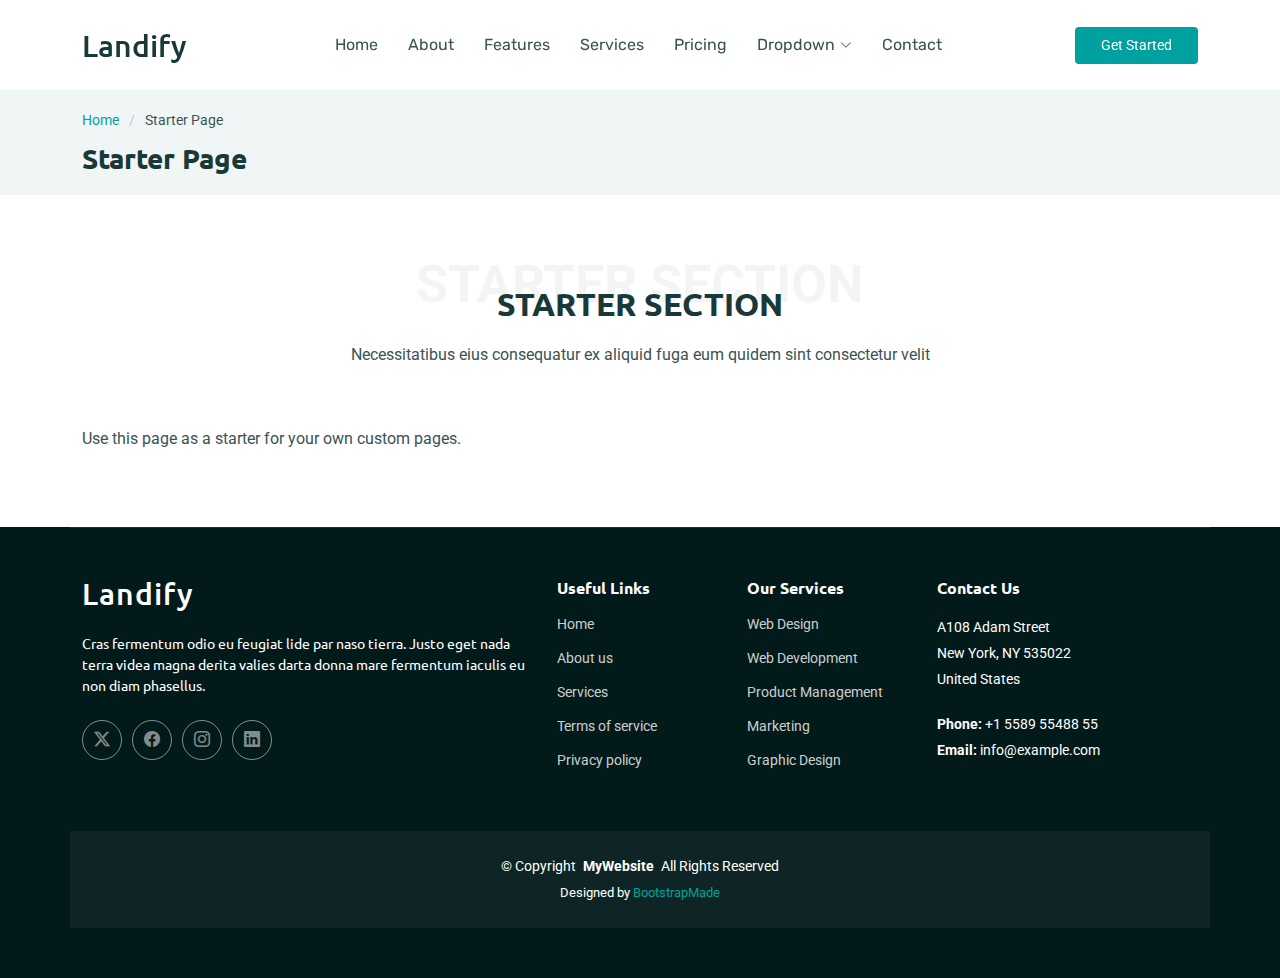
<file: contabilidad_2026_/starter-page.html>
<!DOCTYPE html>
<html lang="en">

<head>
  <meta charset="utf-8">
  <meta content="width=device-width, initial-scale=1.0" name="viewport">
  <title>Starter Page - Landify Bootstrap Template</title>
  <meta name="description" content="">
  <meta name="keywords" content="">

  <!-- Favicons -->
  <link href="assets/img/favicon.png" rel="icon">
  <link href="assets/img/apple-touch-icon.png" rel="apple-touch-icon">

  <!-- Fonts -->
  <link href="https://fonts.googleapis.com" rel="preconnect">
  <link href="https://fonts.gstatic.com" rel="preconnect" crossorigin>
  <link href="https://fonts.googleapis.com/css2?family=Roboto:ital,wght@0,100;0,300;0,400;0,500;0,700;0,900;1,100;1,300;1,400;1,500;1,700;1,900&family=Ubuntu:ital,wght@0,300;0,400;0,500;0,700;1,300;1,400;1,500;1,700&family=Rubik:ital,wght@0,300;0,400;0,500;0,600;0,700;0,800;0,900;1,300;1,400;1,500;1,600;1,700;1,800;1,900&display=swap" rel="stylesheet">

  <!-- Vendor CSS Files -->
  <link href="assets/vendor/bootstrap/css/bootstrap.min.css" rel="stylesheet">
  <link href="assets/vendor/bootstrap-icons/bootstrap-icons.css" rel="stylesheet">
  <link href="assets/vendor/aos/aos.css" rel="stylesheet">
  <link href="assets/vendor/glightbox/css/glightbox.min.css" rel="stylesheet">
  <link href="assets/vendor/swiper/swiper-bundle.min.css" rel="stylesheet">

  <!-- Main CSS File -->
  <link href="assets/css/main.css" rel="stylesheet">

  <!-- =======================================================
  * Template Name: Landify
  * Template URL: https://bootstrapmade.com/landify-bootstrap-landing-page-template/
  * Updated: Aug 04 2025 with Bootstrap v5.3.7
  * Author: BootstrapMade.com
  * License: https://bootstrapmade.com/license/
  ======================================================== -->
</head>

<body class="starter-page-page">

  <header id="header" class="header d-flex align-items-center sticky-top">
    <div class="container position-relative d-flex align-items-center justify-content-between">

      <a href="index.html" class="logo d-flex align-items-center me-auto me-xl-0">
        <!-- Uncomment the line below if you also wish to use an image logo -->
        <!-- <img src="assets/img/logo.webp" alt=""> -->
        <h1 class="sitename">Landify</h1>
      </a>

      <nav id="navmenu" class="navmenu">
        <ul>
          <li><a href="#hero">Home</a></li>
          <li><a href="#about">About</a></li>
          <li><a href="#features">Features</a></li>
          <li><a href="#services">Services</a></li>
          <li><a href="#pricing">Pricing</a></li>
          <li class="dropdown"><a href="#"><span>Dropdown</span> <i class="bi bi-chevron-down toggle-dropdown"></i></a>
            <ul>
              <li><a href="#">Dropdown 1</a></li>
              <li class="dropdown"><a href="#"><span>Deep Dropdown</span> <i class="bi bi-chevron-down toggle-dropdown"></i></a>
                <ul>
                  <li><a href="#">Deep Dropdown 1</a></li>
                  <li><a href="#">Deep Dropdown 2</a></li>
                  <li><a href="#">Deep Dropdown 3</a></li>
                  <li><a href="#">Deep Dropdown 4</a></li>
                  <li><a href="#">Deep Dropdown 5</a></li>
                </ul>
              </li>
              <li><a href="#">Dropdown 2</a></li>
              <li><a href="#">Dropdown 3</a></li>
              <li><a href="#">Dropdown 4</a></li>
            </ul>
          </li>
          <li><a href="#contact">Contact</a></li>
        </ul>
        <i class="mobile-nav-toggle d-xl-none bi bi-list"></i>
      </nav>

      <a class="btn-getstarted" href="index.html#about">Get Started</a>

    </div>
  </header>

  <main class="main">

    <!-- Page Title -->
    <div class="page-title light-background">
      <div class="container">
        <nav class="breadcrumbs">
          <ol>
            <li><a href="index.html">Home</a></li>
            <li class="current">Starter Page</li>
          </ol>
        </nav>
        <h1>Starter Page</h1>
      </div>
    </div><!-- End Page Title -->

    <!-- Starter Section Section -->
    <section id="starter-section" class="starter-section section">

      <!-- Section Title -->
      <div class="container section-title" data-aos="fade-up">
        <span class="description-title">Starter Section</span>
        <h2>Starter Section</h2>
        <p>Necessitatibus eius consequatur ex aliquid fuga eum quidem sint consectetur velit</p>
      </div><!-- End Section Title -->

      <div class="container" data-aos="fade-up">
        <p>Use this page as a starter for your own custom pages.</p>
      </div>

    </section><!-- /Starter Section Section -->

  </main>

  <footer id="footer" class="footer position-relative dark-background">

    <div class="container footer-top">
      <div class="row gy-4">
        <div class="col-lg-5 col-md-12 footer-about">
          <a href="index.html" class="logo d-flex align-items-center">
            <span class="sitename">Landify</span>
          </a>
          <p>Cras fermentum odio eu feugiat lide par naso tierra. Justo eget nada terra videa magna derita valies darta donna mare fermentum iaculis eu non diam phasellus.</p>
          <div class="social-links d-flex mt-4">
            <a href=""><i class="bi bi-twitter-x"></i></a>
            <a href=""><i class="bi bi-facebook"></i></a>
            <a href=""><i class="bi bi-instagram"></i></a>
            <a href=""><i class="bi bi-linkedin"></i></a>
          </div>
        </div>

        <div class="col-lg-2 col-6 footer-links">
          <h4>Useful Links</h4>
          <ul>
            <li><a href="#">Home</a></li>
            <li><a href="#">About us</a></li>
            <li><a href="#">Services</a></li>
            <li><a href="#">Terms of service</a></li>
            <li><a href="#">Privacy policy</a></li>
          </ul>
        </div>

        <div class="col-lg-2 col-6 footer-links">
          <h4>Our Services</h4>
          <ul>
            <li><a href="#">Web Design</a></li>
            <li><a href="#">Web Development</a></li>
            <li><a href="#">Product Management</a></li>
            <li><a href="#">Marketing</a></li>
            <li><a href="#">Graphic Design</a></li>
          </ul>
        </div>

        <div class="col-lg-3 col-md-12 footer-contact text-center text-md-start">
          <h4>Contact Us</h4>
          <p>A108 Adam Street</p>
          <p>New York, NY 535022</p>
          <p>United States</p>
          <p class="mt-4"><strong>Phone:</strong> <span>+1 5589 55488 55</span></p>
          <p><strong>Email:</strong> <span>info@example.com</span></p>
        </div>

      </div>
    </div>

    <div class="container copyright text-center mt-4">
      <p>© <span>Copyright</span> <strong class="px-1 sitename">MyWebsite</strong> <span>All Rights Reserved</span></p>
      <div class="credits">
        <!-- All the links in the footer should remain intact. -->
        <!-- You can delete the links only if you've purchased the pro version. -->
        <!-- Licensing information: https://bootstrapmade.com/license/ -->
        <!-- Purchase the pro version with working PHP/AJAX contact form: [buy-url] -->
        Designed by <a href="https://bootstrapmade.com/">BootstrapMade</a>
      </div>
    </div>

  </footer>

  <!-- Scroll Top -->
  <a href="#" id="scroll-top" class="scroll-top d-flex align-items-center justify-content-center"><i class="bi bi-arrow-up-short"></i></a>

  <!-- Vendor JS Files -->
  <script src="assets/vendor/bootstrap/js/bootstrap.bundle.min.js"></script>
  <script src="assets/vendor/php-email-form/validate.js"></script>
  <script src="assets/vendor/aos/aos.js"></script>
  <script src="assets/vendor/glightbox/js/glightbox.min.js"></script>
  <script src="assets/vendor/swiper/swiper-bundle.min.js"></script>
  <script src="assets/vendor/purecounter/purecounter_vanilla.js"></script>

  <!-- Main JS File -->
  <script src="assets/js/main.js"></script>

</body>

</html>
</file>
<file: assets/css/main.css>
/* Navbar fondo y sombra al hacer scroll */
.navbar-scrolled {
  background: rgba(255, 255, 255, 0.97) !important;
  box-shadow: 0 2px 12px rgba(0, 0, 0, 0.08);
  transition: background 0.3s, box-shadow 0.3s;
  backdrop-filter: blur(2px);
}

/*--------------------------------------------------------------
# Faq Section
--------------------------------------------------------------*/
.faq .faq-container .faq-item {
  background-color: var(--surface-color);
  position: relative;
  padding: 20px;
  margin-bottom: 15px;
  border: 1px solid color-mix(in srgb, var(--default-color), transparent 85%);
  border-radius: 5px;
  overflow: hidden;
}

.faq .faq-container .faq-item:last-child {
  margin-bottom: 0;
}

.faq .faq-container .faq-item h3 {
  font-weight: 600;
  font-size: 16px;
  line-height: 24px;
  margin: 0 30px 0 0;
  transition: 0.3s;
  cursor: pointer;
  display: flex;
  align-items: center;
}

.faq .faq-container .faq-item h3 .num {
  color: var(--accent-color);
  padding-right: 5px;
}

.faq .faq-container .faq-item h3:hover {
  color: var(--accent-color);
}

.faq .faq-container .faq-item .faq-content {
  display: grid;
  grid-template-rows: 0fr;
  transition: 0.3s ease-in-out;
  visibility: hidden;
  opacity: 0;
}

.faq .faq-container .faq-item .faq-content p {
  margin-bottom: 0;
  overflow: hidden;
}

.faq .faq-container .faq-item .faq-toggle {
  position: absolute;
  top: 20px;
  right: 20px;
  font-size: 16px;
  line-height: 0;
  transition: 0.3s;
  cursor: pointer;
}

.faq .faq-container .faq-item .faq-toggle:hover {
  color: var(--accent-color);
}

.faq .faq-container .faq-active {
  background-color: color-mix(in srgb, var(--accent-color), transparent 97%);
  border-color: color-mix(in srgb, var(--accent-color), transparent 80%);
}

.faq .faq-container .faq-active h3 {
  color: var(--accent-color);
}

.faq .faq-container .faq-active .faq-content {
  grid-template-rows: 1fr;
  visibility: visible;
  opacity: 1;
  padding-top: 10px;
}

.faq .faq-container .faq-active .faq-toggle {
  transform: rotate(90deg);
  color: var(--accent-color);
}

/**
* Template Name: Landify
* Template URL: https://bootstrapmade.com/landify-bootstrap-landing-page-template/
* Updated: Aug 04 2025 with Bootstrap v5.3.7
* Author: BootstrapMade.com
* License: https://bootstrapmade.com/license/
*/

/*--------------------------------------------------------------
# Font & Color Variables
# Help: https://bootstrapmade.com/color-system/
--------------------------------------------------------------*/
/* Fonts */
:root {
  --default-font: "Roboto", system-ui, -apple-system, "Segoe UI", Roboto, "Helvetica Neue", Arial, "Noto Sans", "Liberation Sans", sans-serif, "Apple Color Emoji", "Segoe UI Emoji", "Segoe UI Symbol", "Noto Color Emoji";
  --heading-font: "Ubuntu", sans-serif;
  --nav-font: "Rubik", sans-serif;
}

/* Global Colors - The following color variables are used throughout the website. Updating them here will change the color scheme of the entire website */
:root {
  --background-color: #ffffff;
  /* Background color for the entire website, including individual sections */
  --default-color: #3b5353;
  /* Default color used for the majority of the text content across the entire website */
  --heading-color: #193838;
  /* Color for headings, subheadings and title throughout the website */
  --accent-color: #00a19e;
  /* Accent color that represents your brand on the website. It's used for buttons, links, and other elements that need to stand out */
  --surface-color: #ffffff;
  /* The surface color is used as a background of boxed elements within sections, such as cards, icon boxes, or other elements that require a visual separation from the global background. */
  --contrast-color: #ffffff;
  /* Contrast color for text, ensuring readability against backgrounds of accent, heading, or default colors. */
}

/* Nav Menu Colors - The following color variables are used specifically for the navigation menu. They are separate from the global colors to allow for more customization options */
:root {
  --nav-color: #3b5353;
  /* The default color of the main navmenu links */
  --nav-hover-color: #00a19e;
  /* Applied to main navmenu links when they are hovered over or active */
  --nav-mobile-background-color: #ffffff;
  /* Used as the background color for mobile navigation menu */
  --nav-dropdown-background-color: #ffffff;
  /* Used as the background color for dropdown items that appear when hovering over primary navigation items */
  --nav-dropdown-color: #3b5353;
  /* Used for navigation links of the dropdown items in the navigation menu. */
  --nav-dropdown-hover-color: #00a19e;
  /* Similar to --nav-hover-color, this color is applied to dropdown navigation links when they are hovered over. */
}

/* Color Presets - These classes override global colors when applied to any section or element, providing reuse of the sam color scheme. */

.light-background {
  --background-color: #f0f6f5;
  --surface-color: #ffffff;
}

.dark-background {
  --background-color: #031a1a;
  --default-color: #ffffff;
  --heading-color: #ffffff;
  --surface-color: #0f302f;
  --contrast-color: #ffffff;
}

/* Smooth scroll */
:root {
  scroll-behavior: smooth;
}

/* FAQ section CSS eliminado */
--------------------------------------------------------------*/ .header {
  --background-color: rgba(255, 255, 255, 0);
  color: var(--default-color);
  background-color: var(--background-color);
  padding: 15px 0;
  transition: all 0.5s;
  z-index: 997;
}

.header .logo {
  line-height: 1;
}

.header .logo img {
  max-height: 36px;
  margin-right: 8px;
}


.header .logo h1 {
  font-size: 30px;
  margin: 0;
  font-weight: 500;
  color: var(--nav-hover-color);
  font-family: var(--nav-font);
  transition: color 0.3s;
  border-bottom: 2px solid var(--nav-hover-color);
}

.header .logo.active,
.header .logo.active:hover {
  color: inherit;
  border-bottom: none !important;
}

.header .logo.active h1,
.header .logo.active:hover h1 {
  color: var(--nav-hover-color);
  text-decoration: none;
  border-bottom: none;
}

.header .btn-getstarted,
.header .btn-getstarted:focus {
  color: var(--contrast-color);
  background: var(--accent-color);
  font-size: 14px;
  padding: 8px 26px;
  margin: 0;
  border-radius: 4px;
  transition: 0.3s;
}

.header .btn-getstarted:hover,
.header .btn-getstarted:focus:hover {
  color: var(--contrast-color);
  background: color-mix(in srgb, var(--accent-color), transparent 15%);
}

@media (max-width: 1200px) {
  .header .logo {
    order: 1;
  }

  .header .btn-getstarted {
    order: 2;
    margin: 0 15px 0 0;
    padding: 6px 20px;
  }

  .header .navmenu {
    order: 3;
  }
}

.scrolled .header {
  box-shadow: 0px 0 18px rgba(0, 0, 0, 0.1);
}

/* Global Header on Scroll
------------------------------*/
.scrolled .header {
  --background-color: #ffffff;
}

/* Index Page Header on Scroll
------------------------------*/
.index-page.scrolled .header {
  --background-color: #ffffff;
}

/*--------------------------------------------------------------
# Navigation Menu
--------------------------------------------------------------*/
/* Navmenu - Desktop */
@media (min-width: 1200px) {
  .navmenu {
    padding: 0;
  }

  .navmenu ul {
    margin: 0;
    padding: 0;
    display: flex;
    list-style: none;
    align-items: center;
  }

  .navmenu li {
    position: relative;
  }

  .navmenu a,
  .navmenu a:focus {
    color: var(--nav-color);
    padding: 18px 15px;
    font-size: 16px;
    font-family: var(--nav-font);
    font-weight: 400;
    display: flex;
    align-items: center;
    justify-content: space-between;
    white-space: nowrap;
    transition: 0.3s;
  }

  .navmenu a i,
  .navmenu a:focus i {
    font-size: 12px;
    line-height: 0;
    margin-left: 5px;
    transition: 0.3s;
  }

  .navmenu li:last-child a {
    padding-right: 0;
  }

  .navmenu li:hover>a,
  .navmenu .active,
  .navmenu .active:focus {
    color: var(--nav-hover-color);
  }

  .navmenu .dropdown ul {
    margin: 0;
    padding: 10px 0;
    background: var(--nav-dropdown-background-color);
    display: block;
    position: absolute;
    visibility: hidden;
    left: 14px;
    top: 130%;
    opacity: 0;
    transition: 0.3s;
    border-radius: 4px;
    z-index: 99;
    box-shadow: 0px 0px 30px rgba(0, 0, 0, 0.1);
  }

  .navmenu .dropdown ul li {
    min-width: 200px;
  }

  .navmenu .dropdown ul a {
    padding: 10px 20px;
    font-size: 15px;
    text-transform: none;
    color: var(--nav-dropdown-color);
  }

  .navmenu .dropdown ul a i {
    font-size: 12px;
  }

  .navmenu .dropdown ul a:hover,
  .navmenu .dropdown ul .active:hover,
  .navmenu .dropdown ul li:hover>a {
    color: var(--nav-dropdown-hover-color);
  }

  .navmenu .dropdown:hover>ul {
    opacity: 1;
    top: 100%;
    visibility: visible;
  }

  .navmenu .dropdown .dropdown ul {
    top: 0;
    left: -90%;
    visibility: hidden;
  }

  .navmenu .dropdown .dropdown:hover>ul {
    opacity: 1;
    top: 0;
    left: -100%;
    visibility: visible;
  }
}

/* Navmenu - Mobile */
@media (max-width: 1199px) {
  .mobile-nav-toggle {
    color: var(--nav-color);
    font-size: 28px;
    line-height: 0;
    margin-right: 10px;
    cursor: pointer;
    transition: color 0.3s;
  }

  .navmenu {
    padding: 0;
    z-index: 9997;
  }

  .navmenu ul {
    display: none;
    list-style: none;
    position: absolute;
    inset: 60px 20px 20px 20px;
    padding: 10px 0;
    margin: 0;
    border-radius: 6px;
    background-color: var(--nav-mobile-background-color);
    overflow-y: auto;
    transition: 0.3s;
    z-index: 9998;
    box-shadow: 0px 0px 30px rgba(0, 0, 0, 0.1);
  }

  .navmenu a,
  .navmenu a:focus {
    color: var(--nav-dropdown-color);
    padding: 10px 20px;
    font-family: var(--nav-font);
    font-size: 17px;
    font-weight: 500;
    display: flex;
    align-items: center;
    justify-content: space-between;
    white-space: nowrap;
    transition: 0.3s;
  }

  .navmenu a i,
  .navmenu a:focus i {
    font-size: 12px;
    line-height: 0;
    margin-left: 5px;
    width: 30px;
    height: 30px;
    display: flex;
    align-items: center;
    justify-content: center;
    border-radius: 50%;
    transition: 0.3s;
    background-color: color-mix(in srgb, var(--accent-color), transparent 90%);
  }

  .navmenu a i:hover,
  .navmenu a:focus i:hover {
    background-color: var(--accent-color);
    color: var(--contrast-color);
  }

  .navmenu a:hover,
  .navmenu .active,
  .navmenu .active:focus {
    color: var(--nav-dropdown-hover-color);
  }

  .navmenu .active i,
  .navmenu .active:focus i {
    background-color: var(--accent-color);
    color: var(--contrast-color);
    transform: rotate(180deg);
  }

  .navmenu .dropdown ul {
    position: static;
    display: none;
    z-index: 99;
    padding: 10px 0;
    margin: 10px 20px;
    background-color: var(--nav-dropdown-background-color);
    border: 1px solid color-mix(in srgb, var(--default-color), transparent 90%);
    box-shadow: none;
    transition: all 0.5s ease-in-out;
  }

  .navmenu .dropdown ul ul {
    background-color: rgba(33, 37, 41, 0.1);
  }

  .navmenu .dropdown>.dropdown-active {
    display: block;
    background-color: rgba(33, 37, 41, 0.03);
  }

  .mobile-nav-active {
    overflow: hidden;
  }

  .mobile-nav-active .mobile-nav-toggle {
    color: #fff;
    position: absolute;
    font-size: 32px;
    top: 15px;
    right: 15px;
    margin-right: 0;
    z-index: 9999;
  }

  .mobile-nav-active .navmenu {
    position: fixed;
    overflow: hidden;
    inset: 0;
    background: rgba(33, 37, 41, 0.8);
    transition: 0.3s;
  }

  .mobile-nav-active .navmenu>ul {
    display: block;
  }
}

/*--------------------------------------------------------------
# Global Footer
--------------------------------------------------------------*/
.footer {
  color: var(--default-color);
  background-color: var(--background-color);
  font-size: 14px;
  padding-bottom: 50px;
  position: relative;
}

.footer .footer-top {
  padding-top: 50px;
  border-top: 1px solid color-mix(in srgb, var(--default-color), transparent 90%);
}

.footer .footer-about .logo {
  line-height: 1;
  margin-bottom: 25px;
}

.footer .footer-about .logo img {
  max-height: 40px;
  margin-right: 6px;
}

.footer .footer-about .logo span {
  color: var(--heading-color);
  font-size: 30px;
  font-weight: 500;
  letter-spacing: 1px;
  font-family: var(--heading-font);
}

.footer .footer-about p {
  font-size: 14px;
  font-family: var(--heading-font);
}

.footer .social-links a {
  display: flex;
  align-items: center;
  justify-content: center;
  width: 40px;
  height: 40px;
  border-radius: 50%;
  border: 1px solid color-mix(in srgb, var(--default-color), transparent 50%);
  font-size: 16px;
  color: color-mix(in srgb, var(--default-color), transparent 50%);
  margin-right: 10px;
  transition: 0.3s;
}

.footer .social-links a:hover {
  color: var(--accent-color);
  border-color: var(--accent-color);
}

.footer h4 {
  font-size: 16px;
  font-weight: bold;
  position: relative;
  padding-bottom: 12px;
}

.footer .footer-links {
  margin-bottom: 30px;
}

.footer .footer-links ul {
  list-style: none;
  padding: 0;
  margin: 0;
}

.footer .footer-links ul i {
  padding-right: 2px;
  font-size: 12px;
  line-height: 0;
}

.footer .footer-links ul li {
  padding: 10px 0;
  display: flex;
  align-items: center;
}

.footer .footer-links ul li:first-child {
  padding-top: 0;
}

.footer .footer-links ul a {
  color: color-mix(in srgb, var(--default-color), transparent 20%);
  display: inline-block;
  line-height: 1;
}

.footer .footer-links ul a:hover {
  color: var(--accent-color);
}

.footer .footer-contact p {
  margin-bottom: 5px;
}

.footer .copyright {
  padding-top: 25px;
  padding-bottom: 25px;
  background-color: color-mix(in srgb, var(--default-color), transparent 95%);
}

.footer .copyright p {
  margin-bottom: 0;
}

.footer .credits {
  margin-top: 6px;
  font-size: 13px;
}

/*--------------------------------------------------------------
# Scroll Top Button
--------------------------------------------------------------*/
.scroll-top {
  position: fixed;
  visibility: hidden;
  opacity: 0;
  right: 15px;
  bottom: -15px;
  z-index: 99999;
  background-color: var(--accent-color);
  width: 44px;
  height: 44px;
  border-radius: 50px;
  transition: all 0.4s;
}

.scroll-top i {
  font-size: 24px;
  color: var(--contrast-color);
  line-height: 0;
}

.scroll-top:hover {
  background-color: color-mix(in srgb, var(--accent-color), transparent 20%);
  color: var(--contrast-color);
}

.scroll-top.active {
  visibility: visible;
  opacity: 1;
  bottom: 15px;
}

/*--------------------------------------------------------------
# Disable aos animation delay on mobile devices
--------------------------------------------------------------*/
@media screen and (max-width: 768px) {
  [data-aos-delay] {
    transition-delay: 0 !important;
  }
}

/*--------------------------------------------------------------
# Global Page Titles & Breadcrumbs
--------------------------------------------------------------*/
.page-title {
  color: var(--default-color);
  background-color: var(--background-color);
  padding: 20px 0;
  position: relative;
}

.page-title h1 {
  font-size: 28px;
  font-weight: 700;
  margin: 0;
}

.page-title .breadcrumbs ol {
  display: flex;
  flex-wrap: wrap;
  list-style: none;
  padding: 0 0 10px 0;
  margin: 0;
  font-size: 14px;
  font-weight: 400;
}

.page-title .breadcrumbs ol li+li {
  padding-left: 10px;
}

.page-title .breadcrumbs ol li+li::before {
  content: "/";
  display: inline-block;
  padding-right: 10px;
  color: color-mix(in srgb, var(--default-color), transparent 70%);
}

/*--------------------------------------------------------------
# Global Sections
--------------------------------------------------------------*/
section,
.section {
  color: var(--default-color);
  background-color: var(--background-color);
  padding: 60px 0;
  scroll-margin-top: 90px;
  overflow: clip;
}

@media (max-width: 1199px) {

  section,
  .section {
    scroll-margin-top: 66px;
  }
}

/*--------------------------------------------------------------
# Global Section Titles
--------------------------------------------------------------*/
.section-title {
  text-align: center;
  padding: 30px 0;
  margin-bottom: 30px;
  position: relative;
}

.section-title h2 {
  font-size: 32px;
  font-weight: 700;
  text-transform: uppercase;
  margin-bottom: 20px;
  padding-bottom: 0;
  position: relative;
  z-index: 2;
}

.section-title span {
  position: absolute;
  top: 4px;
  color: color-mix(in srgb, var(--heading-color), transparent 95%);
  left: 0;
  right: 0;
  z-index: 1;
  font-weight: 700;
  font-size: 52px;
  text-transform: uppercase;
  line-height: 1;
}

.section-title p {
  margin-bottom: 0;
  position: relative;
  z-index: 2;
}

@media (max-width: 575px) {
  .section-title h2 {
    font-size: 28px;
    margin-bottom: 15px;
  }

  .section-title span {
    font-size: 38px;
  }
}

/*--------------------------------------------------------------
# Hero Section
--------------------------------------------------------------*/
.hero {
  padding: 140px 0 60px 0;
  background: linear-gradient(135deg, var(--surface-color) 0%, color-mix(in srgb, var(--accent-color), transparent 95%) 100%);
  position: relative;
  overflow: hidden;
}

.hero::before {
  content: "";
  position: absolute;
  top: 0;
  left: 0;
  right: 0;
  bottom: 0;
  background: radial-gradient(circle at 20% 80%, color-mix(in srgb, var(--accent-color), transparent 90%) 0%, transparent 50%);
  pointer-events: none;
}

.hero .hero-content {
  padding: 20px 0;
}

.hero .hero-content .hero-title {
  font-size: 3.5rem;
  font-weight: 300;
  line-height: 1.2;
  margin-bottom: 32px;
  color: var(--heading-color);
}

@media (max-width: 768px) {
  .hero .hero-content .hero-title {
    font-size: 2.5rem;
    margin-bottom: 24px;
  }
}

.hero .hero-content .hero-description {
  font-size: 1.25rem;
  line-height: 1.7;
  color: color-mix(in srgb, var(--default-color), transparent 20%);
  margin-bottom: 48px;
  font-weight: 300;
}

@media (max-width: 768px) {
  .hero .hero-content .hero-description {
    font-size: 1.125rem;
    margin-bottom: 40px;
  }
}

.hero .hero-content .hero-actions {
  display: flex;
  align-items: center;
  gap: 32px;
  margin-bottom: 64px;
}

@media (max-width: 576px) {
  .hero .hero-content .hero-actions {
    flex-direction: column;
    gap: 20px;
    margin-bottom: 48px;
  }
}

.hero .hero-content .hero-actions .btn-primary {
  background: var(--accent-color);
  color: var(--contrast-color);
  padding: 16px 32px;
  border-radius: 6px;
  font-weight: 400;
  font-size: 1rem;
  text-decoration: none;
  transition: all 0.3s ease;
  display: inline-block;
}

.hero .hero-content .hero-actions .btn-primary:hover {
  background: color-mix(in srgb, var(--accent-color), black 10%);
  transform: translateY(-2px);
  box-shadow: 0 8px 25px color-mix(in srgb, var(--accent-color), transparent 70%);
}

.hero .hero-content .hero-actions .btn-secondary {
  display: flex;
  align-items: center;
  gap: 12px;
  color: var(--heading-color);
  text-decoration: none;
  font-weight: 400;
  transition: all 0.3s ease;
}

.hero .hero-content .hero-actions .btn-secondary i {
  font-size: 1.5rem;
  color: var(--accent-color);
}

.hero .hero-content .hero-actions .btn-secondary:hover {
  color: var(--accent-color);
  transform: translateX(4px);
}

.hero .hero-content .hero-stats {
  display: flex;
  gap: 48px;
}

@media (max-width: 768px) {
  .hero .hero-content .hero-stats {
    gap: 32px;
  }
}

@media (max-width: 576px) {
  .hero .hero-content .hero-stats {
    flex-direction: column;
    gap: 24px;
  }
}

.hero .hero-content .hero-stats .stat-item {
  text-align: left;
}

.hero .hero-content .hero-stats .stat-item .stat-number {
  display: block;
  font-size: 2rem;
  font-weight: 300;
  color: var(--accent-color);
  margin-bottom: 4px;
}

.hero .hero-content .hero-stats .stat-item .stat-label {
  font-size: 0.875rem;
  color: color-mix(in srgb, var(--default-color), transparent 40%);
  font-weight: 400;
}

.hero .hero-visual {
  position: relative;
}

.hero .hero-visual .hero-image-wrapper {
  position: relative;
  height: 100%;
  border-radius: 12px;
  overflow: hidden;
}

.hero .hero-visual .hero-image-wrapper .hero-image {
  width: 100%;
  height: 100%;
  object-fit: cover;
}

.hero .hero-visual .floating-elements {
  position: absolute;
  top: 0;
  left: 0;
  right: 0;
  bottom: 0;
  pointer-events: none;
}

.hero .hero-visual .floating-elements .floating-card {
  position: absolute;
  background: var(--surface-color);
  padding: 16px 20px;
  border-radius: 8px;
  box-shadow: 0 8px 32px color-mix(in srgb, var(--default-color), transparent 85%);
  display: flex;
  align-items: center;
  gap: 12px;
  animation: floating 3s ease-in-out infinite;
}

.hero .hero-visual .floating-elements .floating-card i {
  font-size: 1.125rem;
  color: var(--accent-color);
}

.hero .hero-visual .floating-elements .floating-card span {
  font-size: 0.875rem;
  font-weight: 500;
  color: var(--heading-color);
  white-space: nowrap;
}

.hero .hero-visual .floating-elements .floating-card.card-1 {
  top: 10px;
  left: 40%;
  animation-delay: 0s;
}

.hero .hero-visual .floating-elements .floating-card.card-2 {
  top: 50%;
  right: 15px;
  animation-delay: -1s;
}

.hero .hero-visual .floating-elements .floating-card.card-3 {
  bottom: 25%;
  left: 15px;
  animation-delay: -2s;
}

@media (max-width: 768px) {
  .hero .hero-visual .floating-elements .floating-card {
    padding: 12px 16px;
  }

  .hero .hero-visual .floating-elements .floating-card span {
    font-size: 0.75rem;
  }

  .hero .hero-visual .floating-elements .floating-card.card-1 {
    left: 5px;
  }

  .hero .hero-visual .floating-elements .floating-card.card-2 {
    right: 5px;
  }

  .hero .hero-visual .floating-elements .floating-card.card-3 {
    left: 10px;
  }
}

@keyframes floating {

  0%,
  100% {
    transform: translateY(0);
  }

  50% {
    transform: translateY(-10px);
  }
}

@media (max-width: 992px) {
  .hero {
    padding: 80px 0;
  }
}

@media (max-width: 768px) {
  .hero {
    padding: 60px 0;
  }
}

/*--------------------------------------------------------------
# About Section
--------------------------------------------------------------*/
.about .content-wrapper {
  padding-right: 2rem;
}

@media (max-width: 992px) {
  .about .content-wrapper {
    padding-right: 0;
    margin-bottom: 3rem;
  }
}

.about .section-header {
  margin-bottom: 2rem;
}

.about .section-header h2 {
  font-size: 2.25rem;
  line-height: 1.2;
  margin: 0;
  font-weight: 700;
}

@media (max-width: 768px) {
  .about .section-header h2 {
    font-size: 1.875rem;
  }
}

.about .section-badge {
  display: inline-block;
  background-color: color-mix(in srgb, var(--accent-color), transparent 90%);
  color: var(--accent-color);
  padding: 0.5rem 1rem;
  border-radius: 4px;
  font-size: 0.875rem;
  font-weight: 600;
  margin-bottom: 1rem;
  letter-spacing: 0.5px;
}

.about .lead-text {
  font-size: 1.125rem;
  line-height: 1.6;
  margin-bottom: 1.5rem;
  color: var(--heading-color);
  font-weight: 500;
}

.about .description-text {
  color: color-mix(in srgb, var(--default-color), transparent 25%);
  line-height: 1.7;
  margin-bottom: 2.5rem;
}

.about .stats-grid {
  display: grid;
  grid-template-columns: repeat(2, 1fr);
  gap: 1.5rem;
}

@media (max-width: 576px) {
  .about .stats-grid {
    grid-template-columns: 1fr;
    gap: 1rem;
  }
}

.about .stat-item {
  text-align: center;
  padding: 1.5rem 1rem;
  background-color: var(--surface-color);
  border-radius: 8px;
  border: 1px solid color-mix(in srgb, var(--default-color), transparent 90%);
  transition: all 0.3s ease;
}

.about .stat-item:hover {
  border-color: var(--accent-color);
  box-shadow: 0 4px 20px rgba(0, 0, 0, 0.08);
}

.about .stat-item .stat-number {
  font-size: 2rem;
  font-weight: 700;
  color: var(--accent-color);
  line-height: 1;
  margin-bottom: 0.5rem;
}

.about .stat-item .stat-label {
  font-size: 0.875rem;
  color: color-mix(in srgb, var(--default-color), transparent 30%);
  margin: 0;
}

.about .visual-section {
  position: relative;
}

.about .main-image-container {
  position: relative;
  margin-bottom: 2rem;
}

.about .main-image-container .main-visual {
  border-radius: 12px;
  box-shadow: 0 10px 40px rgba(0, 0, 0, 0.1);
}

.about .main-image-container .overlay-card {
  position: absolute;
  bottom: -20px;
  left: -20px;
  background-color: var(--surface-color);
  padding: 1.5rem;
  border-radius: 8px;
  box-shadow: 0 8px 30px rgba(0, 0, 0, 0.15);
  max-width: 280px;
  border: 1px solid color-mix(in srgb, var(--default-color), transparent 90%);
}

@media (max-width: 992px) {
  .about .main-image-container .overlay-card {
    position: static;
    margin-top: 2rem;
    max-width: none;
  }
}

.about .main-image-container .overlay-card .card-content {
  position: relative;
}

.about .main-image-container .overlay-card .card-content h4 {
  margin-bottom: 0.5rem;
  font-size: 1.125rem;
  color: var(--heading-color);
}

.about .main-image-container .overlay-card .card-content p {
  margin: 0;
  font-size: 0.875rem;
  color: color-mix(in srgb, var(--default-color), transparent 30%);
  line-height: 1.5;
}

.about .main-image-container .overlay-card .card-content .card-icon {
  position: absolute;
  top: -8px;
  right: -8px;
  background-color: var(--accent-color);
  color: var(--contrast-color);
  width: 40px;
  height: 40px;
  border-radius: 50%;
  display: flex;
  align-items: center;
  justify-content: center;
}

.about .main-image-container .overlay-card .card-content .card-icon i {
  font-size: 1.125rem;
}

.about .secondary-images .secondary-img {
  border-radius: 8px;
  object-fit: cover;
  transition: transform 0.3s ease;
}

.about .secondary-images .secondary-img:hover {
  transform: scale(1.05);
}

.about .features-section {
  padding: 3rem 0;
  background-color: color-mix(in srgb, var(--surface-color), var(--background-color) 50%);
  border-radius: 12px;
  margin-top: 2rem;
}

.about .feature-box {
  text-align: center;
  padding: 1.5rem;
}

.about .feature-box .feature-icon {
  width: 70px;
  height: 70px;
  background-color: var(--accent-color);
  color: var(--contrast-color);
  border-radius: 50%;
  display: flex;
  align-items: center;
  justify-content: center;
  margin: 0 auto 1.5rem;
  font-size: 1.5rem;
  transition: transform 0.3s ease;
}

.about .feature-box .feature-icon:hover {
  transform: translateY(-5px);
}

.about .feature-box h5 {
  font-size: 1.25rem;
  margin-bottom: 1rem;
  color: var(--heading-color);
  font-weight: 600;
}

.about .feature-box p {
  color: color-mix(in srgb, var(--default-color), transparent 25%);
  line-height: 1.6;
  margin: 0;
}

/*--------------------------------------------------------------
# Features Section
--------------------------------------------------------------*/
.features .tabs-wrapper {
  background-color: var(--surface-color);
  border-radius: 20px;
  padding: 40px;
  box-shadow: 0 20px 60px color-mix(in srgb, var(--default-color), transparent 90%);
}

.features .nav-tabs {
  border: 0;
  gap: 20px;
  margin-bottom: 40px;
  display: flex;
  flex-wrap: wrap;
}

@media (max-width: 992px) {
  .features .nav-tabs {
    flex-direction: column;
    gap: 15px;
  }
}

.features .nav-item {
  flex: 1;
  min-width: 0;
}

@media (max-width: 992px) {
  .features .nav-item {
    flex: none;
  }
}

.features .nav-link {
  background: color-mix(in srgb, var(--surface-color), var(--default-color) 3%);
  border: 1px solid color-mix(in srgb, var(--default-color), transparent 85%);
  border-radius: 15px;
  padding: 25px 20px;
  display: flex;
  align-items: center;
  gap: 15px;
  transition: all 0.4s cubic-bezier(0.4, 0, 0.2, 1);
  position: relative;
  overflow: hidden;
  height: auto;
  min-height: 80px;
  cursor: pointer;
}

.features .nav-link::before {
  content: "";
  position: absolute;
  top: 0;
  left: 0;
  right: 0;
  bottom: 0;
  background: linear-gradient(135deg, var(--accent-color), color-mix(in srgb, var(--accent-color), var(--heading-color) 20%));
  opacity: 0;
  transition: all 0.4s cubic-bezier(0.4, 0, 0.2, 1);
  z-index: 1;
}

@media (max-width: 768px) {
  .features .nav-link {
    padding: 20px 15px;
    min-height: 70px;
  }
}

.features .nav-link .tab-icon {
  position: relative;
  z-index: 2;
  width: 50px;
  height: 50px;
  background: linear-gradient(135deg, var(--accent-color), color-mix(in srgb, var(--accent-color), var(--heading-color) 20%));
  border-radius: 12px;
  display: flex;
  align-items: center;
  justify-content: center;
  transition: all 0.4s cubic-bezier(0.4, 0, 0.2, 1);
}

.features .nav-link .tab-icon i {
  font-size: 24px;
  color: var(--contrast-color);
}

@media (max-width: 768px) {
  .features .nav-link .tab-icon {
    width: 40px;
    height: 40px;
  }

  .features .nav-link .tab-icon i {
    font-size: 20px;
  }
}

.features .nav-link .tab-content {
  position: relative;
  z-index: 2;
  flex: 1;
}

.features .nav-link .tab-content h5 {
  margin: 0 0 4px 0;
  font-size: 16px;
  font-weight: 600;
  color: var(--heading-color);
  transition: color 0.4s ease;
}

@media (max-width: 768px) {
  .features .nav-link .tab-content h5 {
    font-size: 14px;
  }
}

.features .nav-link .tab-content span {
  font-size: 13px;
  color: color-mix(in srgb, var(--default-color), transparent 30%);
  transition: color 0.4s ease;
}

@media (max-width: 768px) {
  .features .nav-link .tab-content span {
    font-size: 12px;
  }
}

.features .nav-link:hover {
  transform: translateY(-3px);
  border-color: transparent;
  box-shadow: 0 15px 40px color-mix(in srgb, var(--accent-color), transparent 70%);
}

.features .nav-link:hover::before {
  opacity: 1;
}

.features .nav-link:hover .tab-icon {
  background: var(--contrast-color);
  box-shadow: 0 8px 25px color-mix(in srgb, var(--default-color), transparent 80%);
}

.features .nav-link:hover .tab-icon i {
  color: var(--accent-color);
}

.features .nav-link:hover .tab-content h5,
.features .nav-link:hover .tab-content span {
  color: var(--contrast-color);
}

.features .nav-link.active {
  border-color: var(--accent-color);
  box-shadow: 0 15px 40px color-mix(in srgb, var(--accent-color), transparent 70%);
}

.features .nav-link.active::before {
  opacity: 1;
}

.features .nav-link.active .tab-icon {
  background: var(--contrast-color);
}

.features .nav-link.active .tab-icon i {
  color: var(--accent-color);
}

.features .nav-link.active .tab-content h5,
.features .nav-link.active .tab-content span {
  color: var(--contrast-color);
}

.features .tab-content .tab-pane {
  padding: 40px 0;
}

@media (max-width: 768px) {
  .features .tab-content .tab-pane {
    padding: 20px 0;
  }
}

.features .content-wrapper {
  padding-right: 40px;
}

@media (max-width: 992px) {
  .features .content-wrapper {
    padding-right: 0;
    margin-bottom: 40px;
  }
}

.features .content-wrapper .icon-badge {
  width: 70px;
  height: 70px;
  background: linear-gradient(135deg, var(--accent-color), color-mix(in srgb, var(--accent-color), var(--heading-color) 20%));
  border-radius: 20px;
  display: flex;
  align-items: center;
  justify-content: center;
  margin-bottom: 25px;
  box-shadow: 0 10px 30px color-mix(in srgb, var(--accent-color), transparent 70%);
}

.features .content-wrapper .icon-badge i {
  font-size: 30px;
  color: var(--contrast-color);
}

.features .content-wrapper h3 {
  font-size: 32px;
  font-weight: 700;
  color: var(--heading-color);
  margin-bottom: 20px;
  line-height: 1.2;
}

@media (max-width: 768px) {
  .features .content-wrapper h3 {
    font-size: 24px;
  }
}

.features .content-wrapper p {
  font-size: 16px;
  line-height: 1.7;
  color: color-mix(in srgb, var(--default-color), transparent 20%);
  margin-bottom: 30px;
}

.features .content-wrapper .feature-grid {
  display: grid;
  grid-template-columns: 1fr 1fr;
  gap: 15px;
  margin-bottom: 35px;
}

@media (max-width: 576px) {
  .features .content-wrapper .feature-grid {
    grid-template-columns: 1fr;
    gap: 12px;
  }
}

.features .content-wrapper .feature-grid .feature-item {
  display: flex;
  align-items: center;
  gap: 12px;
}

.features .content-wrapper .feature-grid .feature-item i {
  font-size: 16px;
  color: var(--accent-color);
  flex-shrink: 0;
}

.features .content-wrapper .feature-grid .feature-item span {
  font-size: 14px;
  color: var(--default-color);
  line-height: 1.4;
}

.features .content-wrapper .stats-row {
  display: flex;
  gap: 30px;
  margin-bottom: 35px;
}

@media (max-width: 576px) {
  .features .content-wrapper .stats-row {
    gap: 20px;
  }
}

.features .content-wrapper .stats-row .stat-item {
  text-align: center;
}

.features .content-wrapper .stats-row .stat-item .stat-number {
  font-size: 24px;
  font-weight: 700;
  color: var(--accent-color);
  margin-bottom: 5px;
}

@media (max-width: 576px) {
  .features .content-wrapper .stats-row .stat-item .stat-number {
    font-size: 20px;
  }
}

.features .content-wrapper .stats-row .stat-item .stat-label {
  font-size: 12px;
  color: color-mix(in srgb, var(--default-color), transparent 40%);
  text-transform: uppercase;
  letter-spacing: 1px;
}

.features .content-wrapper .btn-primary {
  background: linear-gradient(135deg, var(--accent-color), color-mix(in srgb, var(--accent-color), var(--heading-color) 20%));
  color: var(--contrast-color);
  padding: 15px 35px;
  border-radius: 50px;
  font-weight: 600;
  display: inline-flex;
  align-items: center;
  gap: 10px;
  text-decoration: none;
  border: none;
  transition: all 0.4s cubic-bezier(0.4, 0, 0.2, 1);
  box-shadow: 0 8px 25px color-mix(in srgb, var(--accent-color), transparent 70%);
}

.features .content-wrapper .btn-primary:hover {
  transform: translateY(-2px);
  box-shadow: 0 15px 35px color-mix(in srgb, var(--accent-color), transparent 60%);
  color: var(--contrast-color);
}

.features .content-wrapper .btn-primary:hover i {
  transform: translateX(5px);
}

.features .content-wrapper .btn-primary i {
  transition: transform 0.3s ease;
}

.features .visual-content {
  position: relative;
}

.features .visual-content .main-image {
  position: relative;
  border-radius: 20px;
  overflow: hidden;
  box-shadow: 0 20px 60px color-mix(in srgb, var(--default-color), transparent 85%);
}

.features .visual-content .main-image img {
  width: 100%;
  height: auto;
  transition: transform 0.6s ease;
}

.features .visual-content .main-image:hover img {
  transform: scale(1.05);
}

.features .visual-content .floating-card {
  position: absolute;
  bottom: 30px;
  left: 30px;
  background: var(--surface-color);
  padding: 20px 25px;
  border-radius: 15px;
  display: flex;
  align-items: center;
  gap: 15px;
  box-shadow: 0 15px 40px color-mix(in srgb, var(--default-color), transparent 80%);
  transform: translateY(20px);
  opacity: 0;
  animation: fadeInUp 0.8s ease 0.6s forwards;
}

@media (max-width: 576px) {
  .features .visual-content .floating-card {
    bottom: 20px;
    left: 20px;
    padding: 15px 20px;
    gap: 10px;
  }
}

.features .visual-content .floating-card i {
  font-size: 28px;
  color: var(--accent-color);
}

@media (max-width: 576px) {
  .features .visual-content .floating-card i {
    font-size: 24px;
  }
}

.features .visual-content .floating-card .card-content span {
  display: block;
  font-size: 12px;
  color: color-mix(in srgb, var(--default-color), transparent 40%);
  text-transform: uppercase;
  letter-spacing: 1px;
  margin-bottom: 2px;
}

.features .visual-content .floating-card .card-content strong {
  display: block;
  font-size: 16px;
  font-weight: 600;
  color: var(--heading-color);
}

@media (max-width: 576px) {
  .features .visual-content .floating-card .card-content strong {
    font-size: 14px;
  }
}

@keyframes fadeInUp {
  to {
    opacity: 1;
    transform: translateY(0);
  }
}


/*--------------------------------------------------------------
# Features 2 Section
--------------------------------------------------------------*/
.features-2 .feature-card {
  height: 100%;
  background-color: var(--surface-color);
  border-radius: 16px;
  padding: 2.5rem;
  box-shadow: 0 10px 30px color-mix(in srgb, var(--default-color), transparent 94%);
  position: relative;
  overflow: hidden;
  transition: 0.3s;
}

.features-2 .feature-card:hover {
  transform: translateY(-10px);
  box-shadow: 0 15px 40px color-mix(in srgb, var(--default-color), transparent 90%);
}

.features-2 .feature-card.highlighted {
  background: linear-gradient(135deg, color-mix(in srgb, var(--accent-color), transparent 85%), var(--surface-color));
  border: 1px solid color-mix(in srgb, var(--accent-color), transparent 75%);
}

.features-2 .feature-icon {
  display: inline-flex;
  align-items: center;
  justify-content: center;
  width: 65px;
  height: 65px;
  border-radius: 18px;
  margin-bottom: 1.5rem;
  background: linear-gradient(135deg, var(--accent-color), color-mix(in srgb, var(--accent-color), transparent 40%));
  color: var(--contrast-color);
}

.features-2 .feature-icon i {
  font-size: 1.75rem;
}

.features-2 h3 {
  font-size: 1.5rem;
  font-weight: 700;
  margin-bottom: 1rem;
}

.features-2 p {
  color: color-mix(in srgb, var(--default-color), transparent 25%);
  font-size: 1rem;
  line-height: 1.6;
  margin-bottom: 1.5rem;
}

.features-2 .feature-benefits {
  list-style: none;
  padding: 0;
  margin-bottom: 2rem;
}

.features-2 .feature-benefits li {
  display: flex;
  align-items: center;
  gap: 0.75rem;
  margin-bottom: 0.75rem;
  color: var(--heading-color);
}

.features-2 .feature-benefits li i {
  color: var(--accent-color);
  font-size: 1rem;
}

.features-2 .feature-image {
  border-radius: 12px;
  overflow: hidden;
  box-shadow: 0 10px 20px color-mix(in srgb, var(--default-color), transparent 92%);
}

.features-2 .feature-image img {
  width: 100%;
  height: auto;
  transition: transform 0.5s ease;
}

.features-2 .feature-image img:hover {
  transform: scale(1.05);
}

.features-2 .feature-testimonial {
  margin-top: 4rem;
  background-color: var(--surface-color);
  border-radius: 16px;
  box-shadow: 0 15px 40px color-mix(in srgb, var(--default-color), transparent 94%);
  overflow: hidden;
}

.features-2 .testimonial-image {
  height: 100%;
}

.features-2 .testimonial-image img {
  height: 100%;
  object-fit: cover;
}

.features-2 .testimonial-content {
  padding: 3rem;
}

.features-2 .testimonial-content .quote-icon {
  width: 60px;
  height: 60px;
  display: flex;
  align-items: center;
  justify-content: center;
  background-color: color-mix(in srgb, var(--accent-color), transparent 90%);
  color: var(--accent-color);
  font-size: 1.75rem;
  border-radius: 50%;
  margin-bottom: 1.5rem;
}

.features-2 .testimonial-content p {
  font-size: 1.25rem;
  font-style: italic;
  line-height: 1.7;
  margin-bottom: 2rem;
  color: var(--heading-color);
}

.features-2 .testimonial-content .testimonial-author h4 {
  font-size: 1.2rem;
  font-weight: 700;
  margin-bottom: 0.25rem;
}

.features-2 .testimonial-content .testimonial-author span {
  color: color-mix(in srgb, var(--default-color), transparent 30%);
  font-size: 0.95rem;
}

@media (max-width: 991px) {
  .features-2 .feature-card {
    margin-bottom: 1.5rem;
    padding: 2rem;
  }

  .features-2 .testimonial-content {
    padding: 2rem;
    text-align: center;
  }

  .features-2 .testimonial-content .quote-icon {
    margin-left: auto;
    margin-right: auto;
  }
}

@media (max-width: 767px) {
  .features-2 .feature-testimonial {
    margin-top: 2rem;
  }

  .features-2 .testimonial-image {
    max-height: 300px;
    overflow: hidden;
  }

  .features-2 .testimonial-image img {
    width: 100%;
    height: 300px;
    object-fit: cover;
  }

  .features-2 .testimonial-content {
    padding: 1.5rem;
  }

  .features-2 .testimonial-content p {
    font-size: 1.1rem;
  }
}

/*--------------------------------------------------------------
# Call To Action Section
--------------------------------------------------------------*/
.call-to-action {
  background: linear-gradient(135deg, color-mix(in srgb, var(--surface-color), var(--accent-color) 3%) 0%, var(--surface-color) 100%);
  position: relative;
  overflow: hidden;
}

.call-to-action::before {
  content: "";
  position: absolute;
  top: -50%;
  right: -20%;
  width: 60%;
  height: 200%;
  background: color-mix(in srgb, var(--accent-color), transparent 96%);
  transform: rotate(-15deg);
  z-index: 1;
}

.call-to-action .container {
  position: relative;
  z-index: 2;
}

.call-to-action .image-wrapper {
  position: relative;
}

.call-to-action .image-wrapper .main-image {
  border-radius: 20px;
  box-shadow: 0 20px 40px color-mix(in srgb, var(--default-color), transparent 85%);
  transition: transform 0.3s ease;
}

.call-to-action .image-wrapper .main-image:hover {
  transform: translateY(-5px);
}

.call-to-action .image-wrapper .floating-card {
  position: absolute;
  top: 50%;
  right: -30px;
  transform: translateY(-50%);
  background: var(--accent-color);
  color: var(--contrast-color);
  padding: 30px;
  border-radius: 15px;
  max-width: 280px;
  box-shadow: 0 15px 35px color-mix(in srgb, var(--accent-color), transparent 70%);
  z-index: 3;
}

.call-to-action .image-wrapper .floating-card i {
  font-size: 2.5rem;
  margin-bottom: 15px;
  display: block;
  opacity: 0.9;
}

.call-to-action .image-wrapper .floating-card h4 {
  color: var(--contrast-color);
  font-size: 1.1rem;
  font-weight: 600;
  margin-bottom: 10px;
  line-height: 1.3;
}

.call-to-action .image-wrapper .floating-card p {
  margin: 0;
  font-size: 0.9rem;
  line-height: 1.5;
  opacity: 0.95;
}

@media (max-width: 991px) {
  .call-to-action .image-wrapper .floating-card {
    right: auto;
    left: 20px;
    transform: translateY(-30%);
    max-width: 260px;
    padding: 25px;
  }
}

@media (max-width: 576px) {
  .call-to-action .image-wrapper .floating-card {
    left: 10px;
    max-width: 240px;
    padding: 20px;
  }

  .call-to-action .image-wrapper .floating-card h4 {
    font-size: 1rem;
  }

  .call-to-action .image-wrapper .floating-card p {
    font-size: 0.85rem;
  }
}

.call-to-action .content-area {
  padding-left: 0;
}

.call-to-action .content-area h2 {
  font-size: 2.5rem;
  font-weight: 700;
  margin-bottom: 20px;
  line-height: 1.2;
}

@media (max-width: 768px) {
  .call-to-action .content-area h2 {
    font-size: 2rem;
  }
}

@media (max-width: 576px) {
  .call-to-action .content-area h2 {
    font-size: 1.75rem;
  }
}

.call-to-action .content-area>p {
  font-size: 1.1rem;
  color: color-mix(in srgb, var(--default-color), transparent 20%);
  margin-bottom: 30px;
  line-height: 1.6;
}

.call-to-action .feature-list {
  list-style: none;
  padding: 0;
  margin: 0 0 30px 0;
}

.call-to-action .feature-list li {
  display: flex;
  align-items: flex-start;
  margin-bottom: 15px;
}

.call-to-action .feature-list li:last-child {
  margin-bottom: 0;
}

.call-to-action .feature-list li i {
  color: var(--accent-color);
  font-size: 1.25rem;
  margin-right: 12px;
  margin-top: 2px;
  background: color-mix(in srgb, var(--accent-color), transparent 90%);
  width: 35px;
  height: 35px;
  border-radius: 50%;
  display: flex;
  align-items: center;
  justify-content: center;
  flex-shrink: 0;
}

.call-to-action .feature-list li span {
  font-size: 1rem;
  line-height: 1.5;
  color: var(--default-color);
}

.call-to-action .cta-wrapper {
  margin-top: 35px;
}

.call-to-action .btn-cta {
  background: var(--accent-color);
  color: var(--contrast-color);
  padding: 15px 30px;
  border-radius: 12px;
  font-weight: 600;
  font-size: 1rem;
  text-decoration: none;
  display: inline-flex;
  align-items: center;
  transition: all 0.3s ease;
  border: none;
  box-shadow: 0 8px 20px color-mix(in srgb, var(--accent-color), transparent 70%);
}

.call-to-action .btn-cta:hover {
  background: color-mix(in srgb, var(--accent-color), var(--default-color) 10%);
  transform: translateY(-3px);
  box-shadow: 0 12px 30px color-mix(in srgb, var(--accent-color), transparent 60%);
  color: var(--contrast-color);
}

.call-to-action .btn-cta:focus {
  outline: none;
  box-shadow: 0 0 0 3px color-mix(in srgb, var(--accent-color), transparent 70%);
}

@media (max-width: 991px) {
  .call-to-action .content-area {
    margin-top: 50px;
  }
}

@media (max-width: 576px) {
  .call-to-action {
    padding: 40px 0;
  }

  .call-to-action .image-wrapper .floating-card {
    position: relative;
    right: auto;
    left: auto;
    transform: none;
    margin-top: 20px;
    margin-bottom: 20px;
  }
}

/*--------------------------------------------------------------
# Clients Section
--------------------------------------------------------------*/
.clients .swiper {
  padding: 10px 0;
}

.clients .swiper-wrapper {
  height: auto;
}

.clients .swiper-slide img {
  transition: 0.3s;
}

.clients .swiper-slide img:hover {
  transform: scale(1.1);
}

/*--------------------------------------------------------------
# Testimonials Section
--------------------------------------------------------------*/
.testimonials .testimonial-masonry {
  display: grid;
  grid-template-columns: repeat(3, 1fr);
  gap: 2rem;
  position: relative;
}

.testimonials .testimonial-masonry::before {
  content: "";
  position: absolute;
  width: 100%;
  height: 100%;
  background: radial-gradient(circle at center, color-mix(in srgb, var(--accent-color), transparent 95%), transparent);
  opacity: 0.5;
  z-index: -1;
}

.testimonials .testimonial-item:nth-child(3n-1) {
  margin-top: 3rem;
}

.testimonials .testimonial-item:nth-child(3n) {
  margin-top: 1.5rem;
}

.testimonials .testimonial-item.highlight .testimonial-content {
  background-color: color-mix(in srgb, var(--accent-color), transparent 92%);
  border: 1px solid color-mix(in srgb, var(--accent-color), transparent 70%);
}

.testimonials .testimonial-item.highlight .testimonial-content .quote-pattern {
  background-color: color-mix(in srgb, var(--accent-color), transparent 85%);
}

.testimonials .testimonial-item.highlight .testimonial-content .quote-pattern i {
  color: var(--accent-color);
}

.testimonials .testimonial-content {
  background-color: var(--surface-color);
  border-radius: 20px;
  padding: 2rem;
  position: relative;
  transition: all 0.3s ease;
  border: 1px solid color-mix(in srgb, var(--default-color), transparent 92%);
}

.testimonials .testimonial-content:hover {
  transform: translateY(-5px);
}

.testimonials .testimonial-content p {
  font-size: 1rem;
  line-height: 1.7;
  margin: 1.5rem 0;
  position: relative;
}

.testimonials .quote-pattern {
  position: absolute;
  top: -1.25rem;
  left: 2rem;
  width: 2.5rem;
  height: 2.5rem;
  background-color: var(--surface-color);
  border-radius: 50%;
  display: flex;
  align-items: center;
  justify-content: center;
  border: 1px solid color-mix(in srgb, var(--default-color), transparent 92%);
}

.testimonials .quote-pattern i {
  font-size: 1.25rem;
  color: var(--accent-color);
}

.testimonials .client-info {
  display: flex;
  align-items: center;
  gap: 1rem;
  margin-top: 1.5rem;
  padding-top: 1.5rem;
  border-top: 1px solid color-mix(in srgb, var(--default-color), transparent 92%);
}

.testimonials .client-image {
  width: 50px;
  height: 50px;
  border-radius: 50%;
  overflow: hidden;
  flex-shrink: 0;
}

.testimonials .client-image img {
  width: 100%;
  height: 100%;
  object-fit: cover;
}

.testimonials .client-details h3 {
  font-size: 1.125rem;
  margin-bottom: 0.25rem;
}

.testimonials .client-details .position {
  font-size: 0.875rem;
  color: color-mix(in srgb, var(--heading-color), transparent 40%);
}

@media (max-width: 1199.98px) {
  .testimonials .testimonial-masonry {
    grid-template-columns: repeat(2, 1fr);
    gap: 1.5rem;
  }

  .testimonials .testimonial-item:nth-child(3n-1),
  .testimonials .testimonial-item:nth-child(3n) {
    margin-top: 0;
  }

  .testimonials .testimonial-item:nth-child(even) {
    margin-top: 2rem;
  }
}

@media (max-width: 767.98px) {
  .testimonials .testimonial-masonry {
    grid-template-columns: 1fr;
    gap: 2rem;
  }

  .testimonials .testimonial-item:nth-child(even) {
    margin-top: 0;
  }

  .testimonials .testimonial-content {
    padding: 1.5rem;
  }

  .testimonials .testimonial-content p {
    font-size: 0.9375rem;
    margin: 1.25rem 0;
  }

  .testimonials .quote-pattern {
    width: 2.25rem;
    height: 2.25rem;
    top: -1.125rem;
  }

  .testimonials .quote-pattern i {
    font-size: 1.125rem;
  }

  .testimonials .client-info {
    margin-top: 1.25rem;
    padding-top: 1.25rem;
  }

  .testimonials .client-image {
    width: 45px;
    height: 45px;
  }

  .testimonials .client-details h3 {
    font-size: 1rem;
  }

  .testimonials .client-details .position {
    font-size: 0.8125rem;
  }
}

/*--------------------------------------------------------------
# Stats Section
--------------------------------------------------------------*/
.stats .main-headline {
  color: var(--heading-color);
  font-family: var(--heading-font);
  font-size: 2.75rem;
  font-weight: 700;
  line-height: 1.2;
  margin-bottom: 1.5rem;
}

.stats .main-description {
  color: color-mix(in srgb, var(--default-color), transparent 25%);
  font-size: 1.125rem;
  font-weight: 400;
  line-height: 1.6;
  margin-bottom: 2.5rem;
  max-width: 600px;
  margin-left: auto;
  margin-right: auto;
}

.stats .achievement-badge {
  background: linear-gradient(135deg, var(--accent-color), color-mix(in srgb, var(--accent-color), #6366f1 30%));
  border-radius: 2rem;
  padding: 1.25rem 2rem;
  display: inline-block;
  margin-bottom: 3rem;
  box-shadow: 0 8px 32px color-mix(in srgb, var(--accent-color), transparent 70%);
}

.stats .achievement-badge .achievement-content {
  display: flex;
  align-items: center;
  gap: 1rem;
}

.stats .achievement-badge .achievement-icon {
  background: var(--contrast-color);
  border-radius: 50%;
  width: 48px;
  height: 48px;
  display: flex;
  align-items: center;
  justify-content: center;
}

.stats .achievement-badge .achievement-icon i {
  color: var(--accent-color);
  font-size: 1.5rem;
}

.stats .achievement-badge .achievement-details {
  color: var(--contrast-color);
}

.stats .achievement-badge .achievement-title {
  font-size: 1.125rem;
  font-weight: 600;
  font-family: var(--heading-font);
  margin-bottom: 0.25rem;
}

.stats .achievement-badge .achievement-subtitle {
  font-size: 0.875rem;
  opacity: 0.9;
}

.stats .stats-grid {
  margin-top: 2rem;
}

.stats .stat-item {
  background: var(--surface-color);
  border-radius: 1.5rem;
  padding: 2rem 1.5rem;
  text-align: center;
  height: 100%;
  border: 1px solid color-mix(in srgb, var(--default-color), transparent 92%);
  transition: all 0.3s ease;
  position: relative;
  overflow: hidden;
}

.stats .stat-item::before {
  content: "";
  position: absolute;
  top: 0;
  left: 0;
  right: 0;
  height: 4px;
  background: linear-gradient(90deg, var(--accent-color), color-mix(in srgb, var(--accent-color), #6366f1 40%));
  transform: scaleX(0);
  transition: transform 0.3s ease;
}

.stats .stat-item:hover {
  transform: translateY(-8px);
  box-shadow: 0 12px 40px color-mix(in srgb, var(--accent-color), transparent 85%);
  border-color: color-mix(in srgb, var(--accent-color), transparent 80%);
}

.stats .stat-item:hover::before {
  transform: scaleX(1);
}

.stats .stat-item.featured {
  background: linear-gradient(135deg, var(--accent-color), color-mix(in srgb, var(--accent-color), #6366f1 30%));
  color: var(--contrast-color);
  transform: scale(1.05);
}

.stats .stat-item.featured .stat-icon {
  background: var(--contrast-color);
}

.stats .stat-item.featured .stat-icon i {
  color: var(--accent-color);
}

.stats .stat-item.featured .stat-number {
  color: var(--contrast-color);
}

.stats .stat-item.featured .stat-label {
  color: color-mix(in srgb, var(--contrast-color), transparent 15%);
}

.stats .stat-item.featured .stat-growth {
  color: color-mix(in srgb, var(--contrast-color), transparent 20%);
}

.stats .stat-item.featured .stat-growth i {
  color: var(--contrast-color);
}

.stats .stat-item.featured:hover {
  transform: scale(1.08) translateY(-8px);
}

.stats .stat-icon {
  background: color-mix(in srgb, var(--accent-color), transparent 90%);
  border-radius: 50%;
  width: 64px;
  height: 64px;
  display: flex;
  align-items: center;
  justify-content: center;
  margin: 0 auto 1.5rem;
}

.stats .stat-icon i {
  color: var(--accent-color);
  font-size: 1.75rem;
}

.stats .stat-number {
  color: var(--accent-color);
  font-family: var(--heading-font);
  font-size: 2.75rem;
  font-weight: 700;
  line-height: 1;
  margin-bottom: 0.75rem;
}

.stats .stat-number .purecounter {
  font-size: inherit;
  color: inherit;
}

.stats .stat-label {
  color: var(--heading-color);
  font-size: 1.125rem;
  font-weight: 600;
  font-family: var(--heading-font);
  margin-bottom: 1rem;
}

.stats .stat-growth {
  display: flex;
  align-items: center;
  justify-content: center;
  gap: 0.5rem;
  color: color-mix(in srgb, var(--default-color), transparent 40%);
  font-size: 0.875rem;
  font-weight: 500;
}

.stats .stat-growth i {
  color: #22c55e;
  font-size: 0.75rem;
}

@media (max-width: 1200px) {
  .stats .main-headline {
    font-size: 2.25rem;
  }

  .stats .stat-item {
    padding: 1.75rem 1.25rem;
  }

  .stats .stat-number {
    font-size: 2.25rem;
  }
}

@media (max-width: 992px) {
  .stats .main-headline {
    font-size: 2rem;
  }

  .stats .achievement-badge {
    padding: 1rem 1.5rem;
    margin-bottom: 2rem;
  }

  .stats .achievement-badge .achievement-content {
    gap: 0.75rem;
  }

  .stats .achievement-badge .achievement-icon {
    width: 40px;
    height: 40px;
  }

  .stats .achievement-badge .achievement-icon i {
    font-size: 1.25rem;
  }
}

@media (max-width: 768px) {
  .stats .main-headline {
    font-size: 1.75rem;
  }

  .stats .main-description {
    font-size: 1rem;
  }

  .stats .achievement-badge .achievement-content {
    flex-direction: column;
    text-align: center;
    gap: 0.5rem;
  }

  .stats .stat-item {
    padding: 1.5rem 1rem;
  }

  .stats .stat-item.featured {
    transform: none;
  }

  .stats .stat-item.featured:hover {
    transform: translateY(-8px);
  }

  .stats .stat-icon {
    width: 56px;
    height: 56px;
    margin-bottom: 1rem;
  }

  .stats .stat-icon i {
    font-size: 1.5rem;
  }

  .stats .stat-number {
    font-size: 2rem;
  }

  .stats .stat-label {
    font-size: 1rem;
  }
}

/*--------------------------------------------------------------
# Services Section
--------------------------------------------------------------*/
.services {
  padding: 80px 0;
}

.services .intro-content .section-badge {
  display: inline-flex;
  align-items: center;
  gap: 8px;
  background: color-mix(in srgb, var(--accent-color), transparent 90%);
  color: var(--accent-color);
  padding: 8px 20px;
  border-radius: 50px;
  font-size: 14px;
  font-weight: 600;
  text-transform: uppercase;
  letter-spacing: 0.5px;
}

.services .intro-content .section-badge i {
  font-size: 12px;
}

.services .intro-content .section-heading {
  font-size: 3rem;
  font-weight: 700;
  line-height: 1.2;
  color: var(--heading-color);
  margin-bottom: 1.5rem;
}

@media (max-width: 768px) {
  .services .intro-content .section-heading {
    font-size: 2.2rem;
  }
}

.services .intro-content .section-description {
  font-size: 1.1rem;
  line-height: 1.7;
  color: color-mix(in srgb, var(--default-color), transparent 20%);
  margin-bottom: 2rem;
}

.services .intro-content .cta-button {
  display: inline-block;
  background: var(--accent-color);
  color: var(--contrast-color);
  padding: 15px 35px;
  border-radius: 50px;
  font-weight: 600;
  text-decoration: none;
  transition: all 0.3s ease;
  box-shadow: 0 8px 25px color-mix(in srgb, var(--accent-color), transparent 70%);
}

.services .intro-content .cta-button:hover {
  background: color-mix(in srgb, var(--accent-color), black 10%);
  color: var(--contrast-color);
  transform: translateY(-3px);
  box-shadow: 0 12px 35px color-mix(in srgb, var(--accent-color), transparent 60%);
}

.services .hero-visual {
  position: relative;
}

.services .hero-visual img {
  border-radius: 20px;
  box-shadow: 0 20px 60px color-mix(in srgb, var(--default-color), transparent 85%);
}

@media (max-width: 991px) {
  .services .hero-visual {
    margin-top: 3rem;
  }
}

.services .services-grid .service-card {
  background: var(--surface-color);
  padding: 2rem;
  border-radius: 15px;
  height: 100%;
  transition: all 0.3s ease;
  border: 1px solid color-mix(in srgb, var(--default-color), transparent 90%);
  position: relative;
  overflow: hidden;
}

.services .services-grid .service-card::before {
  content: "";
  position: absolute;
  top: 0;
  left: 0;
  width: 100%;
  height: 4px;
  background: var(--accent-color);
  transform: scaleX(0);
  transform-origin: left;
  transition: transform 0.3s ease;
}

.services .services-grid .service-card:hover {
  transform: translateY(-10px);
  box-shadow: 0 25px 50px color-mix(in srgb, var(--default-color), transparent 80%);
}

.services .services-grid .service-card:hover::before {
  transform: scaleX(1);
}

.services .services-grid .service-card:hover .card-number span {
  background: var(--accent-color);
  color: var(--contrast-color);
}

.services .services-grid .service-card .card-number {
  margin-bottom: 1.5rem;
}

.services .services-grid .service-card .card-number span {
  display: inline-flex;
  align-items: center;
  justify-content: center;
  width: 60px;
  height: 60px;
  background: color-mix(in srgb, var(--accent-color), transparent 90%);
  color: var(--accent-color);
  border-radius: 15px;
  font-size: 1.5rem;
  font-weight: 700;
  transition: all 0.3s ease;
}

.services .services-grid .service-card .card-content .service-title {
  font-size: 1.3rem;
  font-weight: 600;
  margin-bottom: 1rem;
  line-height: 1.4;
}

.services .services-grid .service-card .card-content .service-title a {
  color: var(--heading-color);
  text-decoration: none;
  transition: color 0.3s ease;
}

.services .services-grid .service-card .card-content .service-title a:hover {
  color: var(--accent-color);
}

.services .services-grid .service-card .card-content .service-description {
  font-size: 0.95rem;
  line-height: 1.6;
  color: color-mix(in srgb, var(--default-color), transparent 30%);
  margin-bottom: 0;
}

@media (max-width: 768px) {
  .services {
    padding: 60px 0;
  }

  .services .intro-content {
    text-align: center;
    margin-bottom: 2rem;
  }

  .services .services-grid .service-card {
    padding: 1.5rem;
  }
}

/*--------------------------------------------------------------
# Pricing Section
--------------------------------------------------------------*/
.pricing {
  --card-radius: 16px;
  --card-shadow: 0 10px 30px color-mix(in srgb, var(--default-color), transparent 92%);
  --muted: color-mix(in srgb, var(--default-color), transparent 55%);
  --line: color-mix(in srgb, var(--default-color), transparent 85%);
  --accent-soft: color-mix(in srgb, var(--accent-color), transparent 85%);
  --accent-strong: color-mix(in srgb, var(--accent-color), transparent 70%);
}

.pricing .pricing-toggle-container {
  text-align: center;
}

.pricing .pricing-toggle-container .pricing-toggle {
  background: color-mix(in srgb, var(--accent-color), transparent 92%);
  border: 1px solid var(--accent-soft);
}

.pricing .pricing-toggle-container .pricing-toggle .monthly,
.pricing .pricing-toggle-container .pricing-toggle .yearly {
  font-weight: 600;
  color: var(--default-color);
  opacity: 0.7;
  transition: 0.3s;
  cursor: pointer;
}

.pricing .pricing-toggle-container .pricing-toggle .monthly.active,
.pricing .pricing-toggle-container .pricing-toggle .yearly.active {
  color: var(--heading-color);
  opacity: 1;
}

.pricing .pricing-toggle-container .pricing-toggle .switch {
  position: relative;
  display: inline-block;
  width: 54px;
  height: 28px;
}

.pricing .pricing-toggle-container .pricing-toggle .switch input {
  opacity: 0;
  width: 0;
  height: 0;
}

.pricing .pricing-toggle-container .pricing-toggle .switch .slider {
  position: absolute;
  cursor: pointer;
  inset: 0;
  background: var(--accent-soft);
  transition: 0.3s;
  border-radius: 999px;
}

.pricing .pricing-toggle-container .pricing-toggle .switch .slider::before {
  position: absolute;
  content: "";
  height: 22px;
  width: 22px;
  left: 3px;
  top: 3px;
  background-color: var(--surface-color);
  transition: 0.3s;
  border-radius: 50%;
  box-shadow: 0 2px 8px color-mix(in srgb, var(--default-color), transparent 85%);
}

.pricing .pricing-toggle-container .pricing-toggle .switch input:checked+.slider {
  background: var(--accent-color);
}

.pricing .pricing-toggle-container .pricing-toggle .switch input:checked+.slider::before {
  transform: translateX(26px);
}

.pricing .pricing-toggle-container .hint {
  color: var(--muted);
}

.pricing .price-card {
  background: var(--surface-color);
  border: 1px solid var(--line);
  border-radius: var(--card-radius);
  padding: 28px;
  box-shadow: var(--card-shadow);
  display: flex;
  flex-direction: column;
  transition: transform 0.3s ease, box-shadow 0.3s ease, border-color 0.3s;
}

.pricing .price-card:hover {
  transform: translateY(-4px);
  box-shadow: 0 14px 40px color-mix(in srgb, var(--default-color), transparent 88%);
  border-color: color-mix(in srgb, var(--accent-color), transparent 70%);
}

.pricing .price-card.featured {
  border-color: var(--accent-strong);
  box-shadow: 0 16px 44px color-mix(in srgb, var(--accent-color), transparent 80%);
  position: relative;
  background: radial-gradient(1200px 1200px at 110% -10%, color-mix(in srgb, var(--accent-color), transparent 92%) 0%, transparent 50%) no-repeat, var(--surface-color);
}

.pricing .price-card.featured .btn-choose {
  background-color: var(--accent-color);
  color: var(--contrast-color);
}

.pricing .price-card.featured .btn-choose:hover {
  background-color: color-mix(in srgb, var(--accent-color), black 8%);
  color: var(--contrast-color);
}

.pricing .price-card .ribbon {
  position: absolute;
  top: 14px;
  right: 14px;
  background: var(--accent-color);
  color: var(--contrast-color);
  font-size: 12px;
  font-weight: 700;
  padding: 6px 10px;
  border-radius: 999px;
  display: inline-flex;
  align-items: center;
  gap: 6px;
  box-shadow: 0 6px 18px color-mix(in srgb, var(--accent-color), transparent 70%);
}

.pricing .price-card .ribbon i {
  font-size: 12px;
}

.pricing .price-card .card-head {
  margin-bottom: 18px;
}

.pricing .price-card .card-head .badge-title {
  display: inline-block;
  font-size: 12px;
  font-weight: 700;
  letter-spacing: 0.04em;
  text-transform: uppercase;
  color: var(--accent-color);
  background: color-mix(in srgb, var(--accent-color), transparent 90%);
  border: 1px solid var(--accent-soft);
  padding: 6px 10px;
  border-radius: 999px;
  margin-bottom: 10px;
}

.pricing .price-card .card-head .title {
  font-size: 22px;
  margin: 2px 0 8px;
}

.pricing .price-card .card-head .subtitle {
  color: var(--muted);
  margin: 0 0 14px;
}

.pricing .price-card .card-head .price-wrap {
  display: flex;
  align-items: baseline;
  gap: 10px;
}

.pricing .price-card .card-head .price-wrap .price {
  font-family: var(--heading-font);
  color: var(--heading-color);
  font-weight: 800;
  line-height: 1;
  display: none;
}

.pricing .price-card .card-head .price-wrap .price sup {
  font-size: 18px;
  top: -0.6em;
  position: relative;
  margin-right: 2px;
}

.pricing .price-card .card-head .price-wrap .price.price-monthly,
.pricing .price-card .card-head .price-wrap .price.price-yearly {
  font-size: 40px;
}

.pricing .price-card .card-head .price-wrap .price .period {
  font-size: 14px;
  color: var(--muted);
  margin-left: 6px;
  font-weight: 600;
}

.pricing .price-card .feature-list {
  border-top: 1px dashed var(--line);
  padding-top: 16px;
}

.pricing .price-card .feature-list li {
  display: flex;
  align-items: center;
  gap: 10px;
  padding: 8px 0;
  color: var(--default-color);
}

.pricing .price-card .feature-list li i {
  color: var(--accent-color);
  font-size: 18px;
}

.pricing .price-card .feature-list li.muted {
  color: var(--muted);
}

.pricing .price-card .feature-list li.muted i {
  color: var(--muted);
}

.pricing .price-card .cta {
  margin-top: auto;
}

.pricing .price-card .cta .btn-choose {
  border: 2px solid var(--accent-color);
  color: var(--accent-color);
  background: transparent;
  font-weight: 700;
  padding: 10px 16px;
  border-radius: 10px;
  transition: 0.3s;
}

.pricing .price-card .cta .btn-choose:hover {
  background: var(--accent-color);
  color: var(--contrast-color);
}

.pricing .pricing-toggle-container~.row .price-card .price-monthly {
  display: inline-flex;
}

.pricing .pricing-toggle-container~.row .price-card .price-yearly {
  display: none;
}

@supports (selector(:has(*))) {
  .pricing .pricing-toggle-container:has(.switch input:checked)~.row .price-card .price-monthly {
    display: none;
  }

  .pricing .pricing-toggle-container:has(.switch input:checked)~.row .price-card .price-yearly {
    display: inline-flex;
  }

  .pricing .pricing-toggle-container:has(.switch input:checked)~.row .pricing-toggle .monthly {
    opacity: 0.6;
  }

  .pricing .pricing-toggle-container:has(.switch input:checked)~.row .pricing-toggle .yearly {
    opacity: 1;
    color: var(--heading-color);
  }
}

@supports not (selector(:has(*))) {
  .pricing .pricing-toggle-container .yearly::after {
    content: " ";
  }
}

@media (max-width: 992px) {

  .pricing .price-card .card-head .price-wrap .price.price-monthly,
  .pricing .price-card .card-head .price-wrap .price.price-yearly {
    font-size: 36px;
  }

  .pricing .price-card .card-head .price-wrap .price sup {
    font-size: 16px;
  }
}

@media (max-width: 576px) {
  .pricing .price-card {
    padding: 22px;
  }

  .pricing .pricing-toggle-container .pricing-toggle {
    gap: 10px;
  }
}

/*--------------------------------------------------------------
# Faq Section
--------------------------------------------------------------*/
.faq .faq-container .faq-item {
  background-color: var(--surface-color);
  position: relative;
  padding: 20px;
  margin-bottom: 15px;
  border: 1px solid color-mix(in srgb, var(--default-color), transparent 85%);
  border-radius: 5px;
  overflow: hidden;
}

.faq .faq-container .faq-item:last-child {
  margin-bottom: 0;
}

.faq .faq-container .faq-item h3 {
  font-weight: 600;
  font-size: 16px;
  line-height: 24px;
  margin: 0 30px 0 0;
  transition: 0.3s;
  cursor: pointer;
  display: flex;
  align-items: center;
}

.faq .faq-container .faq-item h3 .num {
  color: var(--accent-color);
  padding-right: 5px;
}

.faq .faq-container .faq-item h3:hover {
  color: var(--accent-color);
}

.faq .faq-container .faq-item .faq-content {
  display: grid;
  grid-template-rows: 0fr;
  transition: 0.3s ease-in-out;
  visibility: hidden;
  opacity: 0;
}

.faq .faq-container .faq-item .faq-content p {
  margin-bottom: 0;
  overflow: hidden;
}

.faq .faq-container .faq-item .faq-toggle {
  position: absolute;
  top: 20px;
  right: 20px;
  font-size: 16px;
  line-height: 0;
  transition: 0.3s;
  cursor: pointer;
}

.faq .faq-container .faq-item .faq-toggle:hover {
  color: var(--accent-color);
}

.faq .faq-container .faq-active {
  background-color: color-mix(in srgb, var(--accent-color), transparent 97%);
  border-color: color-mix(in srgb, var(--accent-color), transparent 80%);
}

.faq .faq-container .faq-active h3 {
  color: var(--accent-color);
}

.faq .faq-container .faq-active .faq-content {
  grid-template-rows: 1fr;
  visibility: visible;
  opacity: 1;
  padding-top: 10px;
}

.faq .faq-container .faq-active .faq-toggle {
  transform: rotate(90deg);
  color: var(--accent-color);
}

/*--------------------------------------------------------------
# Contact Section
--------------------------------------------------------------*/
.contact .section-category {
  font-family: var(--heading-font);
  font-weight: 600;
  font-size: 0.9rem;
  text-transform: uppercase;
  letter-spacing: 1px;
}

.contact .content h2 {
  font-weight: 700;
  line-height: 1.2;
}

.contact .content .lead {
  color: color-mix(in srgb, var(--default-color), transparent 25%);
}

.contact .contact-info .info-item {
  font-size: 1.1rem;
}

.contact .contact-info .info-item i {
  color: var(--accent-color);
  font-size: 1.4rem;
}

.contact .contact-info .map-link {
  color: var(--heading-color);
  font-weight: 500;
  font-size: 1.1rem;
  transition: all 0.3s ease;
}

.contact .contact-info .map-link i {
  transition: transform 0.3s ease;
}

.contact .contact-info .map-link:hover {
  color: var(--accent-color);
}

.contact .contact-info .map-link:hover i {
  transform: translateX(5px);
}

.contact .contact-form {
  background-color: var(--surface-color);
  border: none;
  box-shadow: 0 5px 25px rgba(0, 0, 0, 0.05);
  border-radius: 12px;
}

.contact .contact-form .form-control,
.contact .contact-form .form-select {
  padding: 0.75rem 1.25rem;
  border-color: #e5e5e5;
  border-radius: 8px;
  font-size: 1rem;
}

.contact .contact-form .form-control:focus,
.contact .contact-form .form-select:focus {
  border-color: color-mix(in srgb, var(--accent-color), transparent 50%);
  box-shadow: 0 0 0 0.25rem color-mix(in srgb, var(--accent-color), transparent 90%);
}

.contact .contact-form .form-control::placeholder,
.contact .contact-form .form-select::placeholder {
  color: color-mix(in srgb, var(--default-color), transparent 50%);
}

.contact .contact-form .btn-submit {
  background-color: var(--accent-color);
  color: var(--contrast-color);
  padding: 0.75rem 2rem;
  font-weight: 500;
  border-radius: 8px;
  transition: all 0.3s ease;
}

.contact .contact-form .btn-submit:hover {
  background-color: color-mix(in srgb, var(--accent-color), transparent 15%);
  transform: translateY(-1px);
}

.contact .contact-form .btn-submit:active {
  transform: translateY(0);
}

/*--------------------------------------------------------------
# Service Details Section
--------------------------------------------------------------*/
.service-details .swiper-wrapper {
  height: auto !important;
}

.service-details .service-header {
  margin-bottom: 40px;
}

.service-details .service-header h1 {
  font-size: 36px;
  font-weight: 700;
  margin-bottom: 20px;
  position: relative;
}

.service-details .service-header h1:after {
  content: "";
  position: absolute;
  bottom: -12px;
  left: 0;
  width: 80px;
  height: 4px;
  background: var(--accent-color);
}

.service-details .service-header .service-meta {
  display: flex;
  flex-wrap: wrap;
  gap: 20px;
  margin-bottom: 20px;
  margin-top: 25px;
}

.service-details .service-header .service-meta span {
  display: flex;
  align-items: center;
  font-size: 15px;
  color: color-mix(in srgb, var(--default-color), transparent 30%);
}

.service-details .service-header .service-meta span i {
  color: var(--accent-color);
  margin-right: 8px;
  font-size: 16px;
}

.service-details .service-header .lead {
  font-size: 18px;
  line-height: 1.7;
  color: color-mix(in srgb, var(--default-color), transparent 15%);
}

.service-details .service-tabs {
  margin-bottom: 50px;
}

.service-details .service-tabs .nav-tabs {
  border-bottom: 2px solid color-mix(in srgb, var(--heading-color), transparent 90%);
  margin-bottom: 30px;
}

.service-details .service-tabs .nav-tabs .nav-item {
  margin-right: 5px;
}

.service-details .service-tabs .nav-tabs .nav-link {
  border: none;
  border-radius: 0;
  padding: 12px 20px;
  font-weight: 600;
  color: color-mix(in srgb, var(--heading-color), transparent 30%);
  position: relative;
  transition: all 0.3s;
  display: flex;
  align-items: center;
}

.service-details .service-tabs .nav-tabs .nav-link i {
  margin-right: 8px;
  font-size: 18px;
}

.service-details .service-tabs .nav-tabs .nav-link:after {
  content: "";
  position: absolute;
  bottom: -2px;
  left: 0;
  width: 0;
  height: 3px;
  background-color: var(--accent-color);
  transition: all 0.3s ease;
}

.service-details .service-tabs .nav-tabs .nav-link:hover {
  color: var(--heading-color);
  background-color: transparent;
}

.service-details .service-tabs .nav-tabs .nav-link:hover:after {
  width: 30%;
}

.service-details .service-tabs .nav-tabs .nav-link.active {
  color: var(--accent-color);
  background-color: transparent;
}

.service-details .service-tabs .nav-tabs .nav-link.active:after {
  width: 100%;
}

.service-details .service-tabs .tab-content .content-block h3 {
  font-size: 24px;
  margin-bottom: 20px;
  font-weight: 700;
}

.service-details .service-tabs .tab-content .content-block p {
  color: color-mix(in srgb, var(--default-color), transparent 20%);
  margin-bottom: 15px;
  line-height: 1.7;
}

.service-details .service-tabs .tab-content img {
  border-radius: 10px;
  box-shadow: 0 8px 20px rgba(0, 0, 0, 0.08);
}

.service-details .service-tabs .tab-content .process-timeline {
  position: relative;
  padding-left: 30px;
}

.service-details .service-tabs .tab-content .process-timeline:before {
  content: "";
  position: absolute;
  top: 10px;
  bottom: 10px;
  left: 15px;
  width: 2px;
  background: color-mix(in srgb, var(--accent-color), transparent 80%);
}

.service-details .service-tabs .tab-content .process-timeline .timeline-item {
  position: relative;
  padding-bottom: 35px;
}

.service-details .service-tabs .tab-content .process-timeline .timeline-item:last-child {
  padding-bottom: 0;
}

.service-details .service-tabs .tab-content .process-timeline .timeline-item .timeline-marker {
  position: absolute;
  left: -30px;
  top: -5px;
  width: 32px;
  height: 32px;
  background-color: var(--accent-color);
  color: var(--contrast-color);
  border-radius: 50%;
  display: flex;
  align-items: center;
  justify-content: center;
  font-weight: 700;
  font-size: 14px;
  z-index: 2;
}

.service-details .service-tabs .tab-content .process-timeline .timeline-item .timeline-content {
  padding-left: 10px;
}

.service-details .service-tabs .tab-content .process-timeline .timeline-item .timeline-content h4 {
  font-size: 20px;
  font-weight: 700;
  margin-bottom: 10px;
}

.service-details .service-tabs .tab-content .process-timeline .timeline-item .timeline-content p {
  color: color-mix(in srgb, var(--default-color), transparent 20%);
  line-height: 1.6;
}

.service-details .service-tabs .tab-content .benefit-card {
  background-color: var(--surface-color);
  border-radius: 12px;
  padding: 30px;
  transition: all 0.3s ease;
  height: 100%;
  box-shadow: 0 5px 15px rgba(0, 0, 0, 0.04);
  position: relative;
  overflow: hidden;
}

.service-details .service-tabs .tab-content .benefit-card:before {
  content: "";
  position: absolute;
  bottom: 0;
  left: 0;
  width: 100%;
  height: 3px;
  background: var(--accent-color);
  transform: scaleX(0);
  transform-origin: right;
  transition: transform 0.5s ease;
}

.service-details .service-tabs .tab-content .benefit-card:hover {
  transform: translateY(-8px);
  box-shadow: 0 15px 30px rgba(0, 0, 0, 0.08);
}

.service-details .service-tabs .tab-content .benefit-card:hover:before {
  transform: scaleX(1);
  transform-origin: left;
}

.service-details .service-tabs .tab-content .benefit-card:hover .benefit-icon {
  transform: rotateY(180deg);
  background-color: var(--accent-color);
}

.service-details .service-tabs .tab-content .benefit-card:hover .benefit-icon i {
  color: var(--contrast-color);
}

.service-details .service-tabs .tab-content .benefit-card .benefit-icon {
  width: 60px;
  height: 60px;
  border-radius: 12px;
  background-color: color-mix(in srgb, var(--accent-color), transparent 90%);
  display: flex;
  align-items: center;
  justify-content: center;
  margin-bottom: 20px;
  transition: all 0.5s ease;
}

.service-details .service-tabs .tab-content .benefit-card .benefit-icon i {
  font-size: 28px;
  color: var(--accent-color);
  transition: all 0.5s ease;
}

.service-details .service-tabs .tab-content .benefit-card h4 {
  font-size: 18px;
  font-weight: 700;
  margin-bottom: 12px;
}

.service-details .service-tabs .tab-content .benefit-card p {
  color: color-mix(in srgb, var(--default-color), transparent 20%);
  margin-bottom: 0;
}

.service-details .service-gallery h3 {
  font-size: 26px;
  margin-bottom: 25px;
  font-weight: 700;
}

.service-details .service-gallery .service-details-slider {
  margin-bottom: 40px;
  padding-bottom: 40px;
}

.service-details .service-gallery .service-details-slider .portfolio-item {
  position: relative;
  border-radius: 12px;
  overflow: hidden;
  box-shadow: 0 8px 25px rgba(0, 0, 0, 0.08);
}

.service-details .service-gallery .service-details-slider .portfolio-item:hover .portfolio-info {
  opacity: 1;
  transform: translateY(0);
}

.service-details .service-gallery .service-details-slider .portfolio-item img {
  border-radius: 12px;
  transition: all 0.4s ease;
}

.service-details .service-gallery .service-details-slider .portfolio-item .portfolio-info {
  position: absolute;
  bottom: 0;
  left: 0;
  right: 0;
  background: linear-gradient(0deg, rgba(0, 0, 0, 0.7) 0%, rgba(0, 0, 0, 0) 100%);
  padding: 30px 20px 20px;
  opacity: 0;
  transform: translateY(20px);
  transition: all 0.3s ease;
  border-bottom-left-radius: 12px;
  border-bottom-right-radius: 12px;
}

.service-details .service-gallery .service-details-slider .portfolio-item .portfolio-info h5 {
  color: var(--contrast-color);
  font-weight: 700;
  margin-bottom: 5px;
}

.service-details .service-gallery .service-details-slider .portfolio-item .portfolio-info p {
  color: color-mix(in srgb, var(--contrast-color), transparent 20%);
  margin: 0;
  font-size: 14px;
}

.service-details .service-gallery .service-details-slider .swiper-pagination {
  padding-top: 5px;
  bottom: 0;
}

.service-details .service-gallery .service-details-slider .swiper-pagination .swiper-pagination-bullet {
  width: 10px;
  height: 10px;
  background-color: color-mix(in srgb, var(--accent-color), transparent 70%);
  opacity: 1;
}

.service-details .service-gallery .service-details-slider .swiper-pagination .swiper-pagination-bullet.swiper-pagination-bullet-active {
  width: 25px;
  border-radius: 5px;
  background-color: var(--accent-color);
}

.service-details .service-sidebar {
  position: sticky;
  top: 100px;
}

.service-details .service-sidebar .action-card {
  background: linear-gradient(135deg, var(--accent-color) 0%, color-mix(in srgb, var(--accent-color), black 20%) 100%);
  border-radius: 15px;
  padding: 35px 30px;
  color: var(--contrast-color);
  margin-bottom: 30px;
  position: relative;
  overflow: hidden;
  box-shadow: 0 10px 30px rgba(0, 0, 0, 0.15);
  text-align: center;
}

.service-details .service-sidebar .action-card:before {
  content: "";
  position: absolute;
  top: -50px;
  right: -50px;
  width: 100px;
  height: 100px;
  border-radius: 50%;
  background: rgba(255, 255, 255, 0.1);
  z-index: 1;
}

.service-details .service-sidebar .action-card:after {
  content: "";
  position: absolute;
  bottom: -40px;
  left: -40px;
  width: 80px;
  height: 80px;
  border-radius: 50%;
  background: rgba(255, 255, 255, 0.08);
  z-index: 1;
}

.service-details .service-sidebar .action-card h3 {
  color: var(--contrast-color);
  font-size: 24px;
  font-weight: 700;
  margin-bottom: 15px;
}

.service-details .service-sidebar .action-card p {
  margin-bottom: 25px;
  opacity: 0.9;
}

.service-details .service-sidebar .action-card .btn-primary {
  background-color: var(--contrast-color);
  color: var(--accent-color);
  border: none;
  border-radius: 8px;
  padding: 12px 25px;
  font-weight: 600;
  display: inline-block;
  transition: all 0.3s ease;
}

.service-details .service-sidebar .action-card .btn-primary:hover {
  transform: translateY(-3px);
  box-shadow: 0 10px 20px rgba(0, 0, 0, 0.15);
}

.service-details .service-sidebar .action-card .guarantee {
  display: block;
  margin-top: 20px;
  font-size: 14px;
  opacity: 0.8;
}

.service-details .service-sidebar .action-card .guarantee i {
  margin-right: 5px;
}

.service-details .service-sidebar .service-features-list {
  background-color: var(--surface-color);
  border-radius: 15px;
  padding: 30px;
  margin-bottom: 30px;
  box-shadow: 0 5px 25px rgba(0, 0, 0, 0.05);
}

.service-details .service-sidebar .service-features-list h4 {
  font-size: 20px;
  font-weight: 700;
  margin-bottom: 25px;
  padding-bottom: 15px;
  border-bottom: 2px solid color-mix(in srgb, var(--heading-color), transparent 90%);
}

.service-details .service-sidebar .service-features-list ul {
  list-style: none;
  padding: 0;
  margin: 0;
}

.service-details .service-sidebar .service-features-list ul li {
  display: flex;
  align-items: flex-start;
  margin-bottom: 25px;
}

.service-details .service-sidebar .service-features-list ul li:last-child {
  margin-bottom: 0;
}

.service-details .service-sidebar .service-features-list ul li i {
  flex-shrink: 0;
  background-color: color-mix(in srgb, var(--accent-color), transparent 90%);
  color: var(--accent-color);
  width: 42px;
  height: 42px;
  border-radius: 8px;
  display: flex;
  align-items: center;
  justify-content: center;
  font-size: 20px;
  margin-right: 15px;
}

.service-details .service-sidebar .service-features-list ul li div {
  flex: 1;
}

.service-details .service-sidebar .service-features-list ul li div h5 {
  font-size: 16px;
  font-weight: 700;
  margin-bottom: 5px;
}

.service-details .service-sidebar .service-features-list ul li div p {
  color: color-mix(in srgb, var(--default-color), transparent 25%);
  margin: 0;
  font-size: 14px;
}

.service-details .service-sidebar .testimonial-card {
  background-color: var(--surface-color);
  border-radius: 15px;
  padding: 30px;
  margin-bottom: 30px;
  box-shadow: 0 5px 25px rgba(0, 0, 0, 0.05);
}

.service-details .service-sidebar .testimonial-card .testimonial-header {
  display: flex;
  justify-content: space-between;
  align-items: center;
  margin-bottom: 20px;
}

.service-details .service-sidebar .testimonial-card .testimonial-header i {
  font-size: 36px;
  color: var(--accent-color);
  opacity: 0.3;
}

.service-details .service-sidebar .testimonial-card .testimonial-header .rating {
  display: flex;
}

.service-details .service-sidebar .testimonial-card .testimonial-header .rating i {
  color: #FFD700;
  font-size: 16px;
  opacity: 1;
  margin-left: 2px;
}

.service-details .service-sidebar .testimonial-card .testimonial-text {
  font-style: italic;
  line-height: 1.7;
  margin-bottom: 20px;
  color: color-mix(in srgb, var(--default-color), transparent 15%);
}

.service-details .service-sidebar .testimonial-card .client-info {
  display: flex;
  align-items: center;
}

.service-details .service-sidebar .testimonial-card .client-info .client-image {
  width: 50px;
  height: 50px;
  border-radius: 50%;
  object-fit: cover;
  margin-right: 15px;
}

.service-details .service-sidebar .testimonial-card .client-info .client-details h5 {
  font-size: 16px;
  font-weight: 700;
  margin: 0 0 5px;
}

.service-details .service-sidebar .testimonial-card .client-info .client-details span {
  font-size: 14px;
  color: color-mix(in srgb, var(--default-color), transparent 30%);
}

.service-details .service-sidebar .contact-info {
  background-color: var(--surface-color);
  border-radius: 15px;
  padding: 30px;
  box-shadow: 0 5px 25px rgba(0, 0, 0, 0.05);
}

.service-details .service-sidebar .contact-info h4 {
  font-size: 20px;
  font-weight: 700;
  margin-bottom: 25px;
}

.service-details .service-sidebar .contact-info .contact-method {
  display: flex;
  align-items: flex-start;
  margin-bottom: 20px;
}

.service-details .service-sidebar .contact-info .contact-method:last-child {
  margin-bottom: 0;
}

.service-details .service-sidebar .contact-info .contact-method i {
  flex-shrink: 0;
  width: 40px;
  height: 40px;
  border-radius: 50%;
  background-color: color-mix(in srgb, var(--accent-color), transparent 90%);
  color: var(--accent-color);
  display: flex;
  align-items: center;
  justify-content: center;
  font-size: 18px;
  margin-right: 15px;
}

.service-details .service-sidebar .contact-info .contact-method div {
  flex: 1;
}

.service-details .service-sidebar .contact-info .contact-method div span {
  display: block;
  font-size: 14px;
  color: color-mix(in srgb, var(--default-color), transparent 30%);
  margin-bottom: 5px;
}

.service-details .service-sidebar .contact-info .contact-method div p {
  margin: 0;
  font-weight: 600;
  color: var(--heading-color);
}

@media (max-width: 991px) {
  .service-details .service-sidebar {
    position: relative;
    top: 0;
    margin-bottom: 40px;
  }

  .service-details .service-header h1 {
    font-size: 30px;
  }
}

@media (max-width: 767px) {
  .service-details .service-tabs .nav-tabs {
    flex-wrap: nowrap;
    overflow-x: auto;
  }

  .service-details .service-tabs .nav-tabs .nav-link {
    white-space: nowrap;
    padding: 10px 15px;
    font-size: 14px;
  }

  .service-details .service-tabs .nav-tabs .nav-link i {
    font-size: 16px;
  }

  .service-details .service-header h1 {
    font-size: 26px;
  }

  .service-details .service-header .service-meta {
    gap: 15px;
  }

  .service-details .service-header .service-meta span {
    font-size: 14px;
  }

  .service-details .service-header .lead {
    font-size: 16px;
  }
}

/*--------------------------------------------------------------
# Starter Section Section
--------------------------------------------------------------*/
.starter-section {
  /* Add your styles here */
}
</file>
<file: contabilidad_2026_/assets/css/main.css>
/**
* Template Name: Landify
* Template URL: https://bootstrapmade.com/landify-bootstrap-landing-page-template/
* Updated: Aug 04 2025 with Bootstrap v5.3.7
* Author: BootstrapMade.com
* License: https://bootstrapmade.com/license/
*/

/*--------------------------------------------------------------
# Font & Color Variables
# Help: https://bootstrapmade.com/color-system/
--------------------------------------------------------------*/
/* Fonts */
:root {
  --default-font: "Roboto", system-ui, -apple-system, "Segoe UI", Roboto, "Helvetica Neue", Arial, "Noto Sans", "Liberation Sans", sans-serif, "Apple Color Emoji", "Segoe UI Emoji", "Segoe UI Symbol", "Noto Color Emoji";
  --heading-font: "Ubuntu", sans-serif;
  --nav-font: "Rubik", sans-serif;
}

/* Global Colors - The following color variables are used throughout the website. Updating them here will change the color scheme of the entire website */
:root {
  --background-color: #ffffff;
  /* Background color for the entire website, including individual sections */
  --default-color: #3b5353;
  /* Default color used for the majority of the text content across the entire website */
  --heading-color: #193838;
  /* Color for headings, subheadings and title throughout the website */
  --accent-color: #00a19e;
  /* Accent color that represents your brand on the website. It's used for buttons, links, and other elements that need to stand out */
  --surface-color: #ffffff;
  /* The surface color is used as a background of boxed elements within sections, such as cards, icon boxes, or other elements that require a visual separation from the global background. */
  --contrast-color: #ffffff;
  /* Contrast color for text, ensuring readability against backgrounds of accent, heading, or default colors. */
}

/* Nav Menu Colors - The following color variables are used specifically for the navigation menu. They are separate from the global colors to allow for more customization options */
:root {
  --nav-color: #3b5353;
  /* The default color of the main navmenu links */
  --nav-hover-color: #00a19e;
  /* Applied to main navmenu links when they are hovered over or active */
  --nav-mobile-background-color: #ffffff;
  /* Used as the background color for mobile navigation menu */
  --nav-dropdown-background-color: #ffffff;
  /* Used as the background color for dropdown items that appear when hovering over primary navigation items */
  --nav-dropdown-color: #3b5353;
  /* Used for navigation links of the dropdown items in the navigation menu. */
  --nav-dropdown-hover-color: #00a19e;
  /* Similar to --nav-hover-color, this color is applied to dropdown navigation links when they are hovered over. */
}

/* Color Presets - These classes override global colors when applied to any section or element, providing reuse of the sam color scheme. */

.light-background {
  --background-color: #f0f6f5;
  --surface-color: #ffffff;
}

.dark-background {
  --background-color: #031a1a;
  --default-color: #ffffff;
  --heading-color: #ffffff;
  --surface-color: #0f302f;
  --contrast-color: #ffffff;
}

/* Smooth scroll */
:root {
  scroll-behavior: smooth;
}

/*--------------------------------------------------------------
# General Styling & Shared Classes
--------------------------------------------------------------*/
body {
  color: var(--default-color);
  background-color: var(--background-color);
  font-family: var(--default-font);
}

a {
  color: var(--accent-color);
  text-decoration: none;
  transition: 0.3s;
}

a:hover {
  color: color-mix(in srgb, var(--accent-color), transparent 25%);
  text-decoration: none;
}

h1,
h2,
h3,
h4,
h5,
h6 {
  color: var(--heading-color);
  font-family: var(--heading-font);
}

/* PHP Email Form Messages
------------------------------*/
.php-email-form .error-message {
  display: none;
  background: #df1529;
  color: #ffffff;
  text-align: left;
  padding: 15px;
  margin-bottom: 24px;
  font-weight: 600;
}

.php-email-form .sent-message {
  display: none;
  color: #ffffff;
  background: #059652;
  text-align: center;
  padding: 15px;
  margin-bottom: 24px;
  font-weight: 600;
}

.php-email-form .loading {
  display: none;
  background: var(--surface-color);
  text-align: center;
  padding: 15px;
  margin-bottom: 24px;
}

.php-email-form .loading:before {
  content: "";
  display: inline-block;
  border-radius: 50%;
  width: 24px;
  height: 24px;
  margin: 0 10px -6px 0;
  border: 3px solid var(--accent-color);
  border-top-color: var(--surface-color);
  animation: php-email-form-loading 1s linear infinite;
}

@keyframes php-email-form-loading {
  0% {
    transform: rotate(0deg);
  }

  100% {
    transform: rotate(360deg);
  }
}

/*--------------------------------------------------------------
# Global Header
--------------------------------------------------------------*/
.header {
  --background-color: rgba(255, 255, 255, 0);
  color: var(--default-color);
  background-color: var(--background-color);
  padding: 15px 0;
  transition: all 0.5s;
  z-index: 997;
}

.header .logo {
  line-height: 1;
}

.header .logo img {
  max-height: 36px;
  margin-right: 8px;
}

.header .logo h1 {
  font-size: 30px;
  margin: 0;
  font-weight: 500;
  color: var(--heading-color);
}

.header .btn-getstarted,
.header .btn-getstarted:focus {
  color: var(--contrast-color);
  background: var(--accent-color);
  font-size: 14px;
  padding: 8px 26px;
  margin: 0;
  border-radius: 4px;
  transition: 0.3s;
}

.header .btn-getstarted:hover,
.header .btn-getstarted:focus:hover {
  color: var(--contrast-color);
  background: color-mix(in srgb, var(--accent-color), transparent 15%);
}

@media (max-width: 1200px) {
  .header .logo {
    order: 1;
  }

  .header .btn-getstarted {
    order: 2;
    margin: 0 15px 0 0;
    padding: 6px 20px;
  }

  .header .navmenu {
    order: 3;
  }
}

.scrolled .header {
  box-shadow: 0px 0 18px rgba(0, 0, 0, 0.1);
}

/* Global Header on Scroll
------------------------------*/
.scrolled .header {
  --background-color: #ffffff;
}

/* Index Page Header on Scroll
------------------------------*/
.index-page.scrolled .header {
  --background-color: #ffffff;
}

/*--------------------------------------------------------------
# Navigation Menu
--------------------------------------------------------------*/
/* Navmenu - Desktop */
@media (min-width: 1200px) {
  .navmenu {
    padding: 0;
  }

  .navmenu ul {
    margin: 0;
    padding: 0;
    display: flex;
    list-style: none;
    align-items: center;
  }

  .navmenu li {
    position: relative;
  }

  .navmenu a,
  .navmenu a:focus {
    color: var(--nav-color);
    padding: 18px 15px;
    font-size: 16px;
    font-family: var(--nav-font);
    font-weight: 400;
    display: flex;
    align-items: center;
    justify-content: space-between;
    white-space: nowrap;
    transition: 0.3s;
  }

  .navmenu a i,
  .navmenu a:focus i {
    font-size: 12px;
    line-height: 0;
    margin-left: 5px;
    transition: 0.3s;
  }

  .navmenu li:last-child a {
    padding-right: 0;
  }

  .navmenu li:hover>a,
  .navmenu .active,
  .navmenu .active:focus {
    color: var(--nav-hover-color);
  }

  .navmenu .dropdown ul {
    margin: 0;
    padding: 10px 0;
    background: var(--nav-dropdown-background-color);
    display: block;
    position: absolute;
    visibility: hidden;
    left: 14px;
    top: 130%;
    opacity: 0;
    transition: 0.3s;
    border-radius: 4px;
    z-index: 99;
    box-shadow: 0px 0px 30px rgba(0, 0, 0, 0.1);
  }

  .navmenu .dropdown ul li {
    min-width: 200px;
  }

  .navmenu .dropdown ul a {
    padding: 10px 20px;
    font-size: 15px;
    text-transform: none;
    color: var(--nav-dropdown-color);
  }

  .navmenu .dropdown ul a i {
    font-size: 12px;
  }

  .navmenu .dropdown ul a:hover,
  .navmenu .dropdown ul .active:hover,
  .navmenu .dropdown ul li:hover>a {
    color: var(--nav-dropdown-hover-color);
  }

  .navmenu .dropdown:hover>ul {
    opacity: 1;
    top: 100%;
    visibility: visible;
  }

  .navmenu .dropdown .dropdown ul {
    top: 0;
    left: -90%;
    visibility: hidden;
  }

  .navmenu .dropdown .dropdown:hover>ul {
    opacity: 1;
    top: 0;
    left: -100%;
    visibility: visible;
  }
}

/* Navmenu - Mobile */
@media (max-width: 1199px) {
  .mobile-nav-toggle {
    color: var(--nav-color);
    font-size: 28px;
    line-height: 0;
    margin-right: 10px;
    cursor: pointer;
    transition: color 0.3s;
  }

  .navmenu {
    padding: 0;
    z-index: 9997;
  }

  .navmenu ul {
    display: none;
    list-style: none;
    position: absolute;
    inset: 60px 20px 20px 20px;
    padding: 10px 0;
    margin: 0;
    border-radius: 6px;
    background-color: var(--nav-mobile-background-color);
    overflow-y: auto;
    transition: 0.3s;
    z-index: 9998;
    box-shadow: 0px 0px 30px rgba(0, 0, 0, 0.1);
  }

  .navmenu a,
  .navmenu a:focus {
    color: var(--nav-dropdown-color);
    padding: 10px 20px;
    font-family: var(--nav-font);
    font-size: 17px;
    font-weight: 500;
    display: flex;
    align-items: center;
    justify-content: space-between;
    white-space: nowrap;
    transition: 0.3s;
  }

  .navmenu a i,
  .navmenu a:focus i {
    font-size: 12px;
    line-height: 0;
    margin-left: 5px;
    width: 30px;
    height: 30px;
    display: flex;
    align-items: center;
    justify-content: center;
    border-radius: 50%;
    transition: 0.3s;
    background-color: color-mix(in srgb, var(--accent-color), transparent 90%);
  }

  .navmenu a i:hover,
  .navmenu a:focus i:hover {
    background-color: var(--accent-color);
    color: var(--contrast-color);
  }

  .navmenu a:hover,
  .navmenu .active,
  .navmenu .active:focus {
    color: var(--nav-dropdown-hover-color);
  }

  .navmenu .active i,
  .navmenu .active:focus i {
    background-color: var(--accent-color);
    color: var(--contrast-color);
    transform: rotate(180deg);
  }

  .navmenu .dropdown ul {
    position: static;
    display: none;
    z-index: 99;
    padding: 10px 0;
    margin: 10px 20px;
    background-color: var(--nav-dropdown-background-color);
    border: 1px solid color-mix(in srgb, var(--default-color), transparent 90%);
    box-shadow: none;
    transition: all 0.5s ease-in-out;
  }

  .navmenu .dropdown ul ul {
    background-color: rgba(33, 37, 41, 0.1);
  }

  .navmenu .dropdown>.dropdown-active {
    display: block;
    background-color: rgba(33, 37, 41, 0.03);
  }

  .mobile-nav-active {
    overflow: hidden;
  }

  .mobile-nav-active .mobile-nav-toggle {
    color: #fff;
    position: absolute;
    font-size: 32px;
    top: 15px;
    right: 15px;
    margin-right: 0;
    z-index: 9999;
  }

  .mobile-nav-active .navmenu {
    position: fixed;
    overflow: hidden;
    inset: 0;
    background: rgba(33, 37, 41, 0.8);
    transition: 0.3s;
  }

  .mobile-nav-active .navmenu>ul {
    display: block;
  }
}

/*--------------------------------------------------------------
# Global Footer
--------------------------------------------------------------*/
.footer {
  color: var(--default-color);
  background-color: var(--background-color);
  font-size: 14px;
  padding-bottom: 50px;
  position: relative;
}

.footer .footer-top {
  padding-top: 50px;
  border-top: 1px solid color-mix(in srgb, var(--default-color), transparent 90%);
}

.footer .footer-about .logo {
  line-height: 1;
  margin-bottom: 25px;
}

.footer .footer-about .logo img {
  max-height: 40px;
  margin-right: 6px;
}

.footer .footer-about .logo span {
  color: var(--heading-color);
  font-size: 30px;
  font-weight: 500;
  letter-spacing: 1px;
  font-family: var(--heading-font);
}

.footer .footer-about p {
  font-size: 14px;
  font-family: var(--heading-font);
}

.footer .social-links a {
  display: flex;
  align-items: center;
  justify-content: center;
  width: 40px;
  height: 40px;
  border-radius: 50%;
  border: 1px solid color-mix(in srgb, var(--default-color), transparent 50%);
  font-size: 16px;
  color: color-mix(in srgb, var(--default-color), transparent 50%);
  margin-right: 10px;
  transition: 0.3s;
}

.footer .social-links a:hover {
  color: var(--accent-color);
  border-color: var(--accent-color);
}

.footer h4 {
  font-size: 16px;
  font-weight: bold;
  position: relative;
  padding-bottom: 12px;
}

.footer .footer-links {
  margin-bottom: 30px;
}

.footer .footer-links ul {
  list-style: none;
  padding: 0;
  margin: 0;
}

.footer .footer-links ul i {
  padding-right: 2px;
  font-size: 12px;
  line-height: 0;
}

.footer .footer-links ul li {
  padding: 10px 0;
  display: flex;
  align-items: center;
}

.footer .footer-links ul li:first-child {
  padding-top: 0;
}

.footer .footer-links ul a {
  color: color-mix(in srgb, var(--default-color), transparent 20%);
  display: inline-block;
  line-height: 1;
}

.footer .footer-links ul a:hover {
  color: var(--accent-color);
}

.footer .footer-contact p {
  margin-bottom: 5px;
}

.footer .copyright {
  padding-top: 25px;
  padding-bottom: 25px;
  background-color: color-mix(in srgb, var(--default-color), transparent 95%);
}

.footer .copyright p {
  margin-bottom: 0;
}

.footer .credits {
  margin-top: 6px;
  font-size: 13px;
}

/*--------------------------------------------------------------
# Scroll Top Button
--------------------------------------------------------------*/
.scroll-top {
  position: fixed;
  visibility: hidden;
  opacity: 0;
  right: 15px;
  bottom: -15px;
  z-index: 99999;
  background-color: var(--accent-color);
  width: 44px;
  height: 44px;
  border-radius: 50px;
  transition: all 0.4s;
}

.scroll-top i {
  font-size: 24px;
  color: var(--contrast-color);
  line-height: 0;
}

.scroll-top:hover {
  background-color: color-mix(in srgb, var(--accent-color), transparent 20%);
  color: var(--contrast-color);
}

.scroll-top.active {
  visibility: visible;
  opacity: 1;
  bottom: 15px;
}

/*--------------------------------------------------------------
# Disable aos animation delay on mobile devices
--------------------------------------------------------------*/
@media screen and (max-width: 768px) {
  [data-aos-delay] {
    transition-delay: 0 !important;
  }
}

/*--------------------------------------------------------------
# Global Page Titles & Breadcrumbs
--------------------------------------------------------------*/
.page-title {
  color: var(--default-color);
  background-color: var(--background-color);
  padding: 20px 0;
  position: relative;
}

.page-title h1 {
  font-size: 28px;
  font-weight: 700;
  margin: 0;
}

.page-title .breadcrumbs ol {
  display: flex;
  flex-wrap: wrap;
  list-style: none;
  padding: 0 0 10px 0;
  margin: 0;
  font-size: 14px;
  font-weight: 400;
}

.page-title .breadcrumbs ol li+li {
  padding-left: 10px;
}

.page-title .breadcrumbs ol li+li::before {
  content: "/";
  display: inline-block;
  padding-right: 10px;
  color: color-mix(in srgb, var(--default-color), transparent 70%);
}

/*--------------------------------------------------------------
# Global Sections
--------------------------------------------------------------*/
section,
.section {
  color: var(--default-color);
  background-color: var(--background-color);
  padding: 60px 0;
  scroll-margin-top: 90px;
  overflow: clip;
}

@media (max-width: 1199px) {

  section,
  .section {
    scroll-margin-top: 66px;
  }
}

/*--------------------------------------------------------------
# Global Section Titles
--------------------------------------------------------------*/
.section-title {
  text-align: center;
  padding: 30px 0;
  margin-bottom: 30px;
  position: relative;
}

.section-title h2 {
  font-size: 32px;
  font-weight: 700;
  text-transform: uppercase;
  margin-bottom: 20px;
  padding-bottom: 0;
  position: relative;
  z-index: 2;
}

.section-title span {
  position: absolute;
  top: 4px;
  color: color-mix(in srgb, var(--heading-color), transparent 95%);
  left: 0;
  right: 0;
  z-index: 1;
  font-weight: 700;
  font-size: 52px;
  text-transform: uppercase;
  line-height: 1;
}

.section-title p {
  margin-bottom: 0;
  position: relative;
  z-index: 2;
}

@media (max-width: 575px) {
  .section-title h2 {
    font-size: 28px;
    margin-bottom: 15px;
  }

  .section-title span {
    font-size: 38px;
  }
}

/*--------------------------------------------------------------
# Hero Section
--------------------------------------------------------------*/
.hero {
  padding: 140px 0 60px 0;
  background: linear-gradient(135deg, var(--surface-color) 0%, color-mix(in srgb, var(--accent-color), transparent 95%) 100%);
  position: relative;
  overflow: hidden;
}

.hero::before {
  content: "";
  position: absolute;
  top: 0;
  left: 0;
  right: 0;
  bottom: 0;
  background: radial-gradient(circle at 20% 80%, color-mix(in srgb, var(--accent-color), transparent 90%) 0%, transparent 50%);
  pointer-events: none;
}

.hero .hero-content {
  padding: 20px 0;
}

.hero .hero-content .hero-title {
  font-size: 3.5rem;
  font-weight: 300;
  line-height: 1.2;
  margin-bottom: 32px;
  color: var(--heading-color);
}

@media (max-width: 768px) {
  .hero .hero-content .hero-title {
    font-size: 2.5rem;
    margin-bottom: 24px;
  }
}

.hero .hero-content .hero-description {
  font-size: 1.25rem;
  line-height: 1.7;
  color: color-mix(in srgb, var(--default-color), transparent 20%);
  margin-bottom: 48px;
  font-weight: 300;
}

@media (max-width: 768px) {
  .hero .hero-content .hero-description {
    font-size: 1.125rem;
    margin-bottom: 40px;
  }
}

.hero .hero-content .hero-actions {
  display: flex;
  align-items: center;
  gap: 32px;
  margin-bottom: 64px;
}

@media (max-width: 576px) {
  .hero .hero-content .hero-actions {
    flex-direction: column;
    gap: 20px;
    margin-bottom: 48px;
  }
}

.hero .hero-content .hero-actions .btn-primary {
  background: var(--accent-color);
  color: var(--contrast-color);
  padding: 16px 32px;
  border-radius: 6px;
  font-weight: 400;
  font-size: 1rem;
  text-decoration: none;
  transition: all 0.3s ease;
  display: inline-block;
}

.hero .hero-content .hero-actions .btn-primary:hover {
  background: color-mix(in srgb, var(--accent-color), black 10%);
  transform: translateY(-2px);
  box-shadow: 0 8px 25px color-mix(in srgb, var(--accent-color), transparent 70%);
}

.hero .hero-content .hero-actions .btn-secondary {
  display: flex;
  align-items: center;
  gap: 12px;
  color: var(--heading-color);
  text-decoration: none;
  font-weight: 400;
  transition: all 0.3s ease;
}

.hero .hero-content .hero-actions .btn-secondary i {
  font-size: 1.5rem;
  color: var(--accent-color);
}

.hero .hero-content .hero-actions .btn-secondary:hover {
  color: var(--accent-color);
  transform: translateX(4px);
}

.hero .hero-content .hero-stats {
  display: flex;
  gap: 48px;
}

@media (max-width: 768px) {
  .hero .hero-content .hero-stats {
    gap: 32px;
  }
}

@media (max-width: 576px) {
  .hero .hero-content .hero-stats {
    flex-direction: column;
    gap: 24px;
  }
}

.hero .hero-content .hero-stats .stat-item {
  text-align: left;
}

.hero .hero-content .hero-stats .stat-item .stat-number {
  display: block;
  font-size: 2rem;
  font-weight: 300;
  color: var(--accent-color);
  margin-bottom: 4px;
}

.hero .hero-content .hero-stats .stat-item .stat-label {
  font-size: 0.875rem;
  color: color-mix(in srgb, var(--default-color), transparent 40%);
  font-weight: 400;
}

.hero .hero-visual {
  position: relative;
}

.hero .hero-visual .hero-image-wrapper {
  position: relative;
  height: 100%;
  border-radius: 12px;
  overflow: hidden;
}

.hero .hero-visual .hero-image-wrapper .hero-image {
  width: 100%;
  height: 100%;
  object-fit: cover;
}

.hero .hero-visual .floating-elements {
  position: absolute;
  top: 0;
  left: 0;
  right: 0;
  bottom: 0;
  pointer-events: none;
}

.hero .hero-visual .floating-elements .floating-card {
  position: absolute;
  background: var(--surface-color);
  padding: 16px 20px;
  border-radius: 8px;
  box-shadow: 0 8px 32px color-mix(in srgb, var(--default-color), transparent 85%);
  display: flex;
  align-items: center;
  gap: 12px;
  animation: floating 3s ease-in-out infinite;
}

.hero .hero-visual .floating-elements .floating-card i {
  font-size: 1.125rem;
  color: var(--accent-color);
}

.hero .hero-visual .floating-elements .floating-card span {
  font-size: 0.875rem;
  font-weight: 500;
  color: var(--heading-color);
  white-space: nowrap;
}

.hero .hero-visual .floating-elements .floating-card.card-1 {
  top: 10px;
  left: 40%;
  animation-delay: 0s;
}

.hero .hero-visual .floating-elements .floating-card.card-2 {
  top: 50%;
  right: 15px;
  animation-delay: -1s;
}

.hero .hero-visual .floating-elements .floating-card.card-3 {
  bottom: 25%;
  left: 15px;
  animation-delay: -2s;
}

@media (max-width: 768px) {
  .hero .hero-visual .floating-elements .floating-card {
    padding: 12px 16px;
  }

  .hero .hero-visual .floating-elements .floating-card span {
    font-size: 0.75rem;
  }

  .hero .hero-visual .floating-elements .floating-card.card-1 {
    left: 5px;
  }

  .hero .hero-visual .floating-elements .floating-card.card-2 {
    right: 5px;
  }

  .hero .hero-visual .floating-elements .floating-card.card-3 {
    left: 10px;
  }
}

@keyframes floating {

  0%,
  100% {
    transform: translateY(0);
  }

  50% {
    transform: translateY(-10px);
  }
}

@media (max-width: 992px) {
  .hero {
    padding: 80px 0;
  }
}

@media (max-width: 768px) {
  .hero {
    padding: 60px 0;
  }
}

/*--------------------------------------------------------------
# About Section
--------------------------------------------------------------*/
.about .content-wrapper {
  padding-right: 2rem;
}

@media (max-width: 992px) {
  .about .content-wrapper {
    padding-right: 0;
    margin-bottom: 3rem;
  }
}

.about .section-header {
  margin-bottom: 2rem;
}

.about .section-header h2 {
  font-size: 2.25rem;
  line-height: 1.2;
  margin: 0;
  font-weight: 700;
}

@media (max-width: 768px) {
  .about .section-header h2 {
    font-size: 1.875rem;
  }
}

.about .section-badge {
  display: inline-block;
  background-color: color-mix(in srgb, var(--accent-color), transparent 90%);
  color: var(--accent-color);
  padding: 0.5rem 1rem;
  border-radius: 4px;
  font-size: 0.875rem;
  font-weight: 600;
  margin-bottom: 1rem;
  letter-spacing: 0.5px;
}

.about .lead-text {
  font-size: 1.125rem;
  line-height: 1.6;
  margin-bottom: 1.5rem;
  color: var(--heading-color);
  font-weight: 500;
}

.about .description-text {
  color: color-mix(in srgb, var(--default-color), transparent 25%);
  line-height: 1.7;
  margin-bottom: 2.5rem;
}

.about .stats-grid {
  display: grid;
  grid-template-columns: repeat(2, 1fr);
  gap: 1.5rem;
}

@media (max-width: 576px) {
  .about .stats-grid {
    grid-template-columns: 1fr;
    gap: 1rem;
  }
}

.about .stat-item {
  text-align: center;
  padding: 1.5rem 1rem;
  background-color: var(--surface-color);
  border-radius: 8px;
  border: 1px solid color-mix(in srgb, var(--default-color), transparent 90%);
  transition: all 0.3s ease;
}

.about .stat-item:hover {
  border-color: var(--accent-color);
  box-shadow: 0 4px 20px rgba(0, 0, 0, 0.08);
}

.about .stat-item .stat-number {
  font-size: 2rem;
  font-weight: 700;
  color: var(--accent-color);
  line-height: 1;
  margin-bottom: 0.5rem;
}

.about .stat-item .stat-label {
  font-size: 0.875rem;
  color: color-mix(in srgb, var(--default-color), transparent 30%);
  margin: 0;
}

.about .visual-section {
  position: relative;
}

.about .main-image-container {
  position: relative;
  margin-bottom: 2rem;
}

.about .main-image-container .main-visual {
  border-radius: 12px;
  box-shadow: 0 10px 40px rgba(0, 0, 0, 0.1);
}

.about .main-image-container .overlay-card {
  position: absolute;
  bottom: -20px;
  left: -20px;
  background-color: var(--surface-color);
  padding: 1.5rem;
  border-radius: 8px;
  box-shadow: 0 8px 30px rgba(0, 0, 0, 0.15);
  max-width: 280px;
  border: 1px solid color-mix(in srgb, var(--default-color), transparent 90%);
}

@media (max-width: 992px) {
  .about .main-image-container .overlay-card {
    position: static;
    margin-top: 2rem;
    max-width: none;
  }
}

.about .main-image-container .overlay-card .card-content {
  position: relative;
}

.about .main-image-container .overlay-card .card-content h4 {
  margin-bottom: 0.5rem;
  font-size: 1.125rem;
  color: var(--heading-color);
}

.about .main-image-container .overlay-card .card-content p {
  margin: 0;
  font-size: 0.875rem;
  color: color-mix(in srgb, var(--default-color), transparent 30%);
  line-height: 1.5;
}

.about .main-image-container .overlay-card .card-content .card-icon {
  position: absolute;
  top: -8px;
  right: -8px;
  background-color: var(--accent-color);
  color: var(--contrast-color);
  width: 40px;
  height: 40px;
  border-radius: 50%;
  display: flex;
  align-items: center;
  justify-content: center;
}

.about .main-image-container .overlay-card .card-content .card-icon i {
  font-size: 1.125rem;
}

.about .secondary-images .secondary-img {
  border-radius: 8px;
  object-fit: cover;
  transition: transform 0.3s ease;
}

.about .secondary-images .secondary-img:hover {
  transform: scale(1.05);
}

.about .features-section {
  padding: 3rem 0;
  background-color: color-mix(in srgb, var(--surface-color), var(--background-color) 50%);
  border-radius: 12px;
  margin-top: 2rem;
}

.about .feature-box {
  text-align: center;
  padding: 1.5rem;
}

.about .feature-box .feature-icon {
  width: 70px;
  height: 70px;
  background-color: var(--accent-color);
  color: var(--contrast-color);
  border-radius: 50%;
  display: flex;
  align-items: center;
  justify-content: center;
  margin: 0 auto 1.5rem;
  font-size: 1.5rem;
  transition: transform 0.3s ease;
}

.about .feature-box .feature-icon:hover {
  transform: translateY(-5px);
}

.about .feature-box h5 {
  font-size: 1.25rem;
  margin-bottom: 1rem;
  color: var(--heading-color);
  font-weight: 600;
}

.about .feature-box p {
  color: color-mix(in srgb, var(--default-color), transparent 25%);
  line-height: 1.6;
  margin: 0;
}

/*--------------------------------------------------------------
# Features Section
--------------------------------------------------------------*/
.features .tabs-wrapper {
  background-color: var(--surface-color);
  border-radius: 20px;
  padding: 40px;
  box-shadow: 0 20px 60px color-mix(in srgb, var(--default-color), transparent 90%);
}

.features .nav-tabs {
  border: 0;
  gap: 20px;
  margin-bottom: 40px;
  display: flex;
  flex-wrap: wrap;
}

@media (max-width: 992px) {
  .features .nav-tabs {
    flex-direction: column;
    gap: 15px;
  }
}

.features .nav-item {
  flex: 1;
  min-width: 0;
}

@media (max-width: 992px) {
  .features .nav-item {
    flex: none;
  }
}

.features .nav-link {
  background: color-mix(in srgb, var(--surface-color), var(--default-color) 3%);
  border: 1px solid color-mix(in srgb, var(--default-color), transparent 85%);
  border-radius: 15px;
  padding: 25px 20px;
  display: flex;
  align-items: center;
  gap: 15px;
  transition: all 0.4s cubic-bezier(0.4, 0, 0.2, 1);
  position: relative;
  overflow: hidden;
  height: auto;
  min-height: 80px;
  cursor: pointer;
}

.features .nav-link::before {
  content: "";
  position: absolute;
  top: 0;
  left: 0;
  right: 0;
  bottom: 0;
  background: linear-gradient(135deg, var(--accent-color), color-mix(in srgb, var(--accent-color), var(--heading-color) 20%));
  opacity: 0;
  transition: all 0.4s cubic-bezier(0.4, 0, 0.2, 1);
  z-index: 1;
}

@media (max-width: 768px) {
  .features .nav-link {
    padding: 20px 15px;
    min-height: 70px;
  }
}

.features .nav-link .tab-icon {
  position: relative;
  z-index: 2;
  width: 50px;
  height: 50px;
  background: linear-gradient(135deg, var(--accent-color), color-mix(in srgb, var(--accent-color), var(--heading-color) 20%));
  border-radius: 12px;
  display: flex;
  align-items: center;
  justify-content: center;
  transition: all 0.4s cubic-bezier(0.4, 0, 0.2, 1);
}

.features .nav-link .tab-icon i {
  font-size: 24px;
  color: var(--contrast-color);
}

@media (max-width: 768px) {
  .features .nav-link .tab-icon {
    width: 40px;
    height: 40px;
  }

  .features .nav-link .tab-icon i {
    font-size: 20px;
  }
}

.features .nav-link .tab-content {
  position: relative;
  z-index: 2;
  flex: 1;
}

.features .nav-link .tab-content h5 {
  margin: 0 0 4px 0;
  font-size: 16px;
  font-weight: 600;
  color: var(--heading-color);
  transition: color 0.4s ease;
}

@media (max-width: 768px) {
  .features .nav-link .tab-content h5 {
    font-size: 14px;
  }
}

.features .nav-link .tab-content span {
  font-size: 13px;
  color: color-mix(in srgb, var(--default-color), transparent 30%);
  transition: color 0.4s ease;
}

@media (max-width: 768px) {
  .features .nav-link .tab-content span {
    font-size: 12px;
  }
}

.features .nav-link:hover {
  transform: translateY(-3px);
  border-color: transparent;
  box-shadow: 0 15px 40px color-mix(in srgb, var(--accent-color), transparent 70%);
}

.features .nav-link:hover::before {
  opacity: 1;
}

.features .nav-link:hover .tab-icon {
  background: var(--contrast-color);
  box-shadow: 0 8px 25px color-mix(in srgb, var(--default-color), transparent 80%);
}

.features .nav-link:hover .tab-icon i {
  color: var(--accent-color);
}

.features .nav-link:hover .tab-content h5,
.features .nav-link:hover .tab-content span {
  color: var(--contrast-color);
}

.features .nav-link.active {
  border-color: var(--accent-color);
  box-shadow: 0 15px 40px color-mix(in srgb, var(--accent-color), transparent 70%);
}

.features .nav-link.active::before {
  opacity: 1;
}

.features .nav-link.active .tab-icon {
  background: var(--contrast-color);
}

.features .nav-link.active .tab-icon i {
  color: var(--accent-color);
}

.features .nav-link.active .tab-content h5,
.features .nav-link.active .tab-content span {
  color: var(--contrast-color);
}

.features .tab-content .tab-pane {
  padding: 40px 0;
}

@media (max-width: 768px) {
  .features .tab-content .tab-pane {
    padding: 20px 0;
  }
}

.features .content-wrapper {
  padding-right: 40px;
}

@media (max-width: 992px) {
  .features .content-wrapper {
    padding-right: 0;
    margin-bottom: 40px;
  }
}

.features .content-wrapper .icon-badge {
  width: 70px;
  height: 70px;
  background: linear-gradient(135deg, var(--accent-color), color-mix(in srgb, var(--accent-color), var(--heading-color) 20%));
  border-radius: 20px;
  display: flex;
  align-items: center;
  justify-content: center;
  margin-bottom: 25px;
  box-shadow: 0 10px 30px color-mix(in srgb, var(--accent-color), transparent 70%);
}

.features .content-wrapper .icon-badge i {
  font-size: 30px;
  color: var(--contrast-color);
}

.features .content-wrapper h3 {
  font-size: 32px;
  font-weight: 700;
  color: var(--heading-color);
  margin-bottom: 20px;
  line-height: 1.2;
}

@media (max-width: 768px) {
  .features .content-wrapper h3 {
    font-size: 24px;
  }
}

.features .content-wrapper p {
  font-size: 16px;
  line-height: 1.7;
  color: color-mix(in srgb, var(--default-color), transparent 20%);
  margin-bottom: 30px;
}

.features .content-wrapper .feature-grid {
  display: grid;
  grid-template-columns: 1fr 1fr;
  gap: 15px;
  margin-bottom: 35px;
}

@media (max-width: 576px) {
  .features .content-wrapper .feature-grid {
    grid-template-columns: 1fr;
    gap: 12px;
  }
}

.features .content-wrapper .feature-grid .feature-item {
  display: flex;
  align-items: center;
  gap: 12px;
}

.features .content-wrapper .feature-grid .feature-item i {
  font-size: 16px;
  color: var(--accent-color);
  flex-shrink: 0;
}

.features .content-wrapper .feature-grid .feature-item span {
  font-size: 14px;
  color: var(--default-color);
  line-height: 1.4;
}

.features .content-wrapper .stats-row {
  display: flex;
  gap: 30px;
  margin-bottom: 35px;
}

@media (max-width: 576px) {
  .features .content-wrapper .stats-row {
    gap: 20px;
  }
}

.features .content-wrapper .stats-row .stat-item {
  text-align: center;
}

.features .content-wrapper .stats-row .stat-item .stat-number {
  font-size: 24px;
  font-weight: 700;
  color: var(--accent-color);
  margin-bottom: 5px;
}

@media (max-width: 576px) {
  .features .content-wrapper .stats-row .stat-item .stat-number {
    font-size: 20px;
  }
}

.features .content-wrapper .stats-row .stat-item .stat-label {
  font-size: 12px;
  color: color-mix(in srgb, var(--default-color), transparent 40%);
  text-transform: uppercase;
  letter-spacing: 1px;
}

.features .content-wrapper .btn-primary {
  background: linear-gradient(135deg, var(--accent-color), color-mix(in srgb, var(--accent-color), var(--heading-color) 20%));
  color: var(--contrast-color);
  padding: 15px 35px;
  border-radius: 50px;
  font-weight: 600;
  display: inline-flex;
  align-items: center;
  gap: 10px;
  text-decoration: none;
  border: none;
  transition: all 0.4s cubic-bezier(0.4, 0, 0.2, 1);
  box-shadow: 0 8px 25px color-mix(in srgb, var(--accent-color), transparent 70%);
}

.features .content-wrapper .btn-primary:hover {
  transform: translateY(-2px);
  box-shadow: 0 15px 35px color-mix(in srgb, var(--accent-color), transparent 60%);
  color: var(--contrast-color);
}

.features .content-wrapper .btn-primary:hover i {
  transform: translateX(5px);
}

.features .content-wrapper .btn-primary i {
  transition: transform 0.3s ease;
}

.features .visual-content {
  position: relative;
}

.features .visual-content .main-image {
  position: relative;
  border-radius: 20px;
  overflow: hidden;
  box-shadow: 0 20px 60px color-mix(in srgb, var(--default-color), transparent 85%);
}

.features .visual-content .main-image img {
  width: 100%;
  height: auto;
  transition: transform 0.6s ease;
}

.features .visual-content .main-image:hover img {
  transform: scale(1.05);
}

.features .visual-content .floating-card {
  position: absolute;
  bottom: 30px;
  left: 30px;
  background: var(--surface-color);
  padding: 20px 25px;
  border-radius: 15px;
  display: flex;
  align-items: center;
  gap: 15px;
  box-shadow: 0 15px 40px color-mix(in srgb, var(--default-color), transparent 80%);
  transform: translateY(20px);
  opacity: 0;
  animation: fadeInUp 0.8s ease 0.6s forwards;
}

@media (max-width: 576px) {
  .features .visual-content .floating-card {
    bottom: 20px;
    left: 20px;
    padding: 15px 20px;
    gap: 10px;
  }
}

.features .visual-content .floating-card i {
  font-size: 28px;
  color: var(--accent-color);
}

@media (max-width: 576px) {
  .features .visual-content .floating-card i {
    font-size: 24px;
  }
}

.features .visual-content .floating-card .card-content span {
  display: block;
  font-size: 12px;
  color: color-mix(in srgb, var(--default-color), transparent 40%);
  text-transform: uppercase;
  letter-spacing: 1px;
  margin-bottom: 2px;
}

.features .visual-content .floating-card .card-content strong {
  display: block;
  font-size: 16px;
  font-weight: 600;
  color: var(--heading-color);
}

@media (max-width: 576px) {
  .features .visual-content .floating-card .card-content strong {
    font-size: 14px;
  }
}

@keyframes fadeInUp {
  to {
    opacity: 1;
    transform: translateY(0);
  }
}


/*--------------------------------------------------------------
# Features 2 Section
--------------------------------------------------------------*/
.features-2 .feature-card {
  height: 100%;
  background-color: var(--surface-color);
  border-radius: 16px;
  padding: 2.5rem;
  box-shadow: 0 10px 30px color-mix(in srgb, var(--default-color), transparent 94%);
  position: relative;
  overflow: hidden;
  transition: 0.3s;
}

.features-2 .feature-card:hover {
  transform: translateY(-10px);
  box-shadow: 0 15px 40px color-mix(in srgb, var(--default-color), transparent 90%);
}

.features-2 .feature-card.highlighted {
  background: linear-gradient(135deg, color-mix(in srgb, var(--accent-color), transparent 85%), var(--surface-color));
  border: 1px solid color-mix(in srgb, var(--accent-color), transparent 75%);
}

.features-2 .feature-icon {
  display: inline-flex;
  align-items: center;
  justify-content: center;
  width: 65px;
  height: 65px;
  border-radius: 18px;
  margin-bottom: 1.5rem;
  background: linear-gradient(135deg, var(--accent-color), color-mix(in srgb, var(--accent-color), transparent 40%));
  color: var(--contrast-color);
}

.features-2 .feature-icon i {
  font-size: 1.75rem;
}

.features-2 h3 {
  font-size: 1.5rem;
  font-weight: 700;
  margin-bottom: 1rem;
}

.features-2 p {
  color: color-mix(in srgb, var(--default-color), transparent 25%);
  font-size: 1rem;
  line-height: 1.6;
  margin-bottom: 1.5rem;
}

.features-2 .feature-benefits {
  list-style: none;
  padding: 0;
  margin-bottom: 2rem;
}

.features-2 .feature-benefits li {
  display: flex;
  align-items: center;
  gap: 0.75rem;
  margin-bottom: 0.75rem;
  color: var(--heading-color);
}

.features-2 .feature-benefits li i {
  color: var(--accent-color);
  font-size: 1rem;
}

.features-2 .feature-image {
  border-radius: 12px;
  overflow: hidden;
  box-shadow: 0 10px 20px color-mix(in srgb, var(--default-color), transparent 92%);
}

.features-2 .feature-image img {
  width: 100%;
  height: auto;
  transition: transform 0.5s ease;
}

.features-2 .feature-image img:hover {
  transform: scale(1.05);
}

.features-2 .feature-testimonial {
  margin-top: 4rem;
  background-color: var(--surface-color);
  border-radius: 16px;
  box-shadow: 0 15px 40px color-mix(in srgb, var(--default-color), transparent 94%);
  overflow: hidden;
}

.features-2 .testimonial-image {
  height: 100%;
}

.features-2 .testimonial-image img {
  height: 100%;
  object-fit: cover;
}

.features-2 .testimonial-content {
  padding: 3rem;
}

.features-2 .testimonial-content .quote-icon {
  width: 60px;
  height: 60px;
  display: flex;
  align-items: center;
  justify-content: center;
  background-color: color-mix(in srgb, var(--accent-color), transparent 90%);
  color: var(--accent-color);
  font-size: 1.75rem;
  border-radius: 50%;
  margin-bottom: 1.5rem;
}

.features-2 .testimonial-content p {
  font-size: 1.25rem;
  font-style: italic;
  line-height: 1.7;
  margin-bottom: 2rem;
  color: var(--heading-color);
}

.features-2 .testimonial-content .testimonial-author h4 {
  font-size: 1.2rem;
  font-weight: 700;
  margin-bottom: 0.25rem;
}

.features-2 .testimonial-content .testimonial-author span {
  color: color-mix(in srgb, var(--default-color), transparent 30%);
  font-size: 0.95rem;
}

@media (max-width: 991px) {
  .features-2 .feature-card {
    margin-bottom: 1.5rem;
    padding: 2rem;
  }

  .features-2 .testimonial-content {
    padding: 2rem;
    text-align: center;
  }

  .features-2 .testimonial-content .quote-icon {
    margin-left: auto;
    margin-right: auto;
  }
}

@media (max-width: 767px) {
  .features-2 .feature-testimonial {
    margin-top: 2rem;
  }

  .features-2 .testimonial-image {
    max-height: 300px;
    overflow: hidden;
  }

  .features-2 .testimonial-image img {
    width: 100%;
    height: 300px;
    object-fit: cover;
  }

  .features-2 .testimonial-content {
    padding: 1.5rem;
  }

  .features-2 .testimonial-content p {
    font-size: 1.1rem;
  }
}

/*--------------------------------------------------------------
# Call To Action Section
--------------------------------------------------------------*/
.call-to-action {
  background: linear-gradient(135deg, color-mix(in srgb, var(--surface-color), var(--accent-color) 3%) 0%, var(--surface-color) 100%);
  position: relative;
  overflow: hidden;
}

.call-to-action::before {
  content: "";
  position: absolute;
  top: -50%;
  right: -20%;
  width: 60%;
  height: 200%;
  background: color-mix(in srgb, var(--accent-color), transparent 96%);
  transform: rotate(-15deg);
  z-index: 1;
}

.call-to-action .container {
  position: relative;
  z-index: 2;
}

.call-to-action .image-wrapper {
  position: relative;
}

.call-to-action .image-wrapper .main-image {
  border-radius: 20px;
  box-shadow: 0 20px 40px color-mix(in srgb, var(--default-color), transparent 85%);
  transition: transform 0.3s ease;
}

.call-to-action .image-wrapper .main-image:hover {
  transform: translateY(-5px);
}

.call-to-action .image-wrapper .floating-card {
  position: absolute;
  top: 50%;
  right: -30px;
  transform: translateY(-50%);
  background: var(--accent-color);
  color: var(--contrast-color);
  padding: 30px;
  border-radius: 15px;
  max-width: 280px;
  box-shadow: 0 15px 35px color-mix(in srgb, var(--accent-color), transparent 70%);
  z-index: 3;
}

.call-to-action .image-wrapper .floating-card i {
  font-size: 2.5rem;
  margin-bottom: 15px;
  display: block;
  opacity: 0.9;
}

.call-to-action .image-wrapper .floating-card h4 {
  color: var(--contrast-color);
  font-size: 1.1rem;
  font-weight: 600;
  margin-bottom: 10px;
  line-height: 1.3;
}

.call-to-action .image-wrapper .floating-card p {
  margin: 0;
  font-size: 0.9rem;
  line-height: 1.5;
  opacity: 0.95;
}

@media (max-width: 991px) {
  .call-to-action .image-wrapper .floating-card {
    right: auto;
    left: 20px;
    transform: translateY(-30%);
    max-width: 260px;
    padding: 25px;
  }
}

@media (max-width: 576px) {
  .call-to-action .image-wrapper .floating-card {
    left: 10px;
    max-width: 240px;
    padding: 20px;
  }

  .call-to-action .image-wrapper .floating-card h4 {
    font-size: 1rem;
  }

  .call-to-action .image-wrapper .floating-card p {
    font-size: 0.85rem;
  }
}

.call-to-action .content-area {
  padding-left: 0;
}

.call-to-action .content-area h2 {
  font-size: 2.5rem;
  font-weight: 700;
  margin-bottom: 20px;
  line-height: 1.2;
}

@media (max-width: 768px) {
  .call-to-action .content-area h2 {
    font-size: 2rem;
  }
}

@media (max-width: 576px) {
  .call-to-action .content-area h2 {
    font-size: 1.75rem;
  }
}

.call-to-action .content-area>p {
  font-size: 1.1rem;
  color: color-mix(in srgb, var(--default-color), transparent 20%);
  margin-bottom: 30px;
  line-height: 1.6;
}

.call-to-action .feature-list {
  list-style: none;
  padding: 0;
  margin: 0 0 30px 0;
}

.call-to-action .feature-list li {
  display: flex;
  align-items: flex-start;
  margin-bottom: 15px;
}

.call-to-action .feature-list li:last-child {
  margin-bottom: 0;
}

.call-to-action .feature-list li i {
  color: var(--accent-color);
  font-size: 1.25rem;
  margin-right: 12px;
  margin-top: 2px;
  background: color-mix(in srgb, var(--accent-color), transparent 90%);
  width: 35px;
  height: 35px;
  border-radius: 50%;
  display: flex;
  align-items: center;
  justify-content: center;
  flex-shrink: 0;
}

.call-to-action .feature-list li span {
  font-size: 1rem;
  line-height: 1.5;
  color: var(--default-color);
}

.call-to-action .cta-wrapper {
  margin-top: 35px;
}

.call-to-action .btn-cta {
  background: var(--accent-color);
  color: var(--contrast-color);
  padding: 15px 30px;
  border-radius: 12px;
  font-weight: 600;
  font-size: 1rem;
  text-decoration: none;
  display: inline-flex;
  align-items: center;
  transition: all 0.3s ease;
  border: none;
  box-shadow: 0 8px 20px color-mix(in srgb, var(--accent-color), transparent 70%);
}

.call-to-action .btn-cta:hover {
  background: color-mix(in srgb, var(--accent-color), var(--default-color) 10%);
  transform: translateY(-3px);
  box-shadow: 0 12px 30px color-mix(in srgb, var(--accent-color), transparent 60%);
  color: var(--contrast-color);
}

.call-to-action .btn-cta:focus {
  outline: none;
  box-shadow: 0 0 0 3px color-mix(in srgb, var(--accent-color), transparent 70%);
}

@media (max-width: 991px) {
  .call-to-action .content-area {
    margin-top: 50px;
  }
}

@media (max-width: 576px) {
  .call-to-action {
    padding: 40px 0;
  }

  .call-to-action .image-wrapper .floating-card {
    position: relative;
    right: auto;
    left: auto;
    transform: none;
    margin-top: 20px;
    margin-bottom: 20px;
  }
}

/*--------------------------------------------------------------
# Clients Section
--------------------------------------------------------------*/
.clients .swiper {
  padding: 10px 0;
}

.clients .swiper-wrapper {
  height: auto;
}

.clients .swiper-slide img {
  transition: 0.3s;
}

.clients .swiper-slide img:hover {
  transform: scale(1.1);
}

/*--------------------------------------------------------------
# Testimonials Section
--------------------------------------------------------------*/
.testimonials .testimonial-masonry {
  display: grid;
  grid-template-columns: repeat(3, 1fr);
  gap: 2rem;
  position: relative;
}

.testimonials .testimonial-masonry::before {
  content: "";
  position: absolute;
  width: 100%;
  height: 100%;
  background: radial-gradient(circle at center, color-mix(in srgb, var(--accent-color), transparent 95%), transparent);
  opacity: 0.5;
  z-index: -1;
}

.testimonials .testimonial-item:nth-child(3n-1) {
  margin-top: 3rem;
}

.testimonials .testimonial-item:nth-child(3n) {
  margin-top: 1.5rem;
}

.testimonials .testimonial-item.highlight .testimonial-content {
  background-color: color-mix(in srgb, var(--accent-color), transparent 92%);
  border: 1px solid color-mix(in srgb, var(--accent-color), transparent 70%);
}

.testimonials .testimonial-item.highlight .testimonial-content .quote-pattern {
  background-color: color-mix(in srgb, var(--accent-color), transparent 85%);
}

.testimonials .testimonial-item.highlight .testimonial-content .quote-pattern i {
  color: var(--accent-color);
}

.testimonials .testimonial-content {
  background-color: var(--surface-color);
  border-radius: 20px;
  padding: 2rem;
  position: relative;
  transition: all 0.3s ease;
  border: 1px solid color-mix(in srgb, var(--default-color), transparent 92%);
}

.testimonials .testimonial-content:hover {
  transform: translateY(-5px);
}

.testimonials .testimonial-content p {
  font-size: 1rem;
  line-height: 1.7;
  margin: 1.5rem 0;
  position: relative;
}

.testimonials .quote-pattern {
  position: absolute;
  top: -1.25rem;
  left: 2rem;
  width: 2.5rem;
  height: 2.5rem;
  background-color: var(--surface-color);
  border-radius: 50%;
  display: flex;
  align-items: center;
  justify-content: center;
  border: 1px solid color-mix(in srgb, var(--default-color), transparent 92%);
}

.testimonials .quote-pattern i {
  font-size: 1.25rem;
  color: var(--accent-color);
}

.testimonials .client-info {
  display: flex;
  align-items: center;
  gap: 1rem;
  margin-top: 1.5rem;
  padding-top: 1.5rem;
  border-top: 1px solid color-mix(in srgb, var(--default-color), transparent 92%);
}

.testimonials .client-image {
  width: 50px;
  height: 50px;
  border-radius: 50%;
  overflow: hidden;
  flex-shrink: 0;
}

.testimonials .client-image img {
  width: 100%;
  height: 100%;
  object-fit: cover;
}

.testimonials .client-details h3 {
  font-size: 1.125rem;
  margin-bottom: 0.25rem;
}

.testimonials .client-details .position {
  font-size: 0.875rem;
  color: color-mix(in srgb, var(--heading-color), transparent 40%);
}

@media (max-width: 1199.98px) {
  .testimonials .testimonial-masonry {
    grid-template-columns: repeat(2, 1fr);
    gap: 1.5rem;
  }

  .testimonials .testimonial-item:nth-child(3n-1),
  .testimonials .testimonial-item:nth-child(3n) {
    margin-top: 0;
  }

  .testimonials .testimonial-item:nth-child(even) {
    margin-top: 2rem;
  }
}

@media (max-width: 767.98px) {
  .testimonials .testimonial-masonry {
    grid-template-columns: 1fr;
    gap: 2rem;
  }

  .testimonials .testimonial-item:nth-child(even) {
    margin-top: 0;
  }

  .testimonials .testimonial-content {
    padding: 1.5rem;
  }

  .testimonials .testimonial-content p {
    font-size: 0.9375rem;
    margin: 1.25rem 0;
  }

  .testimonials .quote-pattern {
    width: 2.25rem;
    height: 2.25rem;
    top: -1.125rem;
  }

  .testimonials .quote-pattern i {
    font-size: 1.125rem;
  }

  .testimonials .client-info {
    margin-top: 1.25rem;
    padding-top: 1.25rem;
  }

  .testimonials .client-image {
    width: 45px;
    height: 45px;
  }

  .testimonials .client-details h3 {
    font-size: 1rem;
  }

  .testimonials .client-details .position {
    font-size: 0.8125rem;
  }
}

/*--------------------------------------------------------------
# Stats Section
--------------------------------------------------------------*/
.stats .main-headline {
  color: var(--heading-color);
  font-family: var(--heading-font);
  font-size: 2.75rem;
  font-weight: 700;
  line-height: 1.2;
  margin-bottom: 1.5rem;
}

.stats .main-description {
  color: color-mix(in srgb, var(--default-color), transparent 25%);
  font-size: 1.125rem;
  font-weight: 400;
  line-height: 1.6;
  margin-bottom: 2.5rem;
  max-width: 600px;
  margin-left: auto;
  margin-right: auto;
}

.stats .achievement-badge {
  background: linear-gradient(135deg, var(--accent-color), color-mix(in srgb, var(--accent-color), #6366f1 30%));
  border-radius: 2rem;
  padding: 1.25rem 2rem;
  display: inline-block;
  margin-bottom: 3rem;
  box-shadow: 0 8px 32px color-mix(in srgb, var(--accent-color), transparent 70%);
}

.stats .achievement-badge .achievement-content {
  display: flex;
  align-items: center;
  gap: 1rem;
}

.stats .achievement-badge .achievement-icon {
  background: var(--contrast-color);
  border-radius: 50%;
  width: 48px;
  height: 48px;
  display: flex;
  align-items: center;
  justify-content: center;
}

.stats .achievement-badge .achievement-icon i {
  color: var(--accent-color);
  font-size: 1.5rem;
}

.stats .achievement-badge .achievement-details {
  color: var(--contrast-color);
}

.stats .achievement-badge .achievement-title {
  font-size: 1.125rem;
  font-weight: 600;
  font-family: var(--heading-font);
  margin-bottom: 0.25rem;
}

.stats .achievement-badge .achievement-subtitle {
  font-size: 0.875rem;
  opacity: 0.9;
}

.stats .stats-grid {
  margin-top: 2rem;
}

.stats .stat-item {
  background: var(--surface-color);
  border-radius: 1.5rem;
  padding: 2rem 1.5rem;
  text-align: center;
  height: 100%;
  border: 1px solid color-mix(in srgb, var(--default-color), transparent 92%);
  transition: all 0.3s ease;
  position: relative;
  overflow: hidden;
}

.stats .stat-item::before {
  content: "";
  position: absolute;
  top: 0;
  left: 0;
  right: 0;
  height: 4px;
  background: linear-gradient(90deg, var(--accent-color), color-mix(in srgb, var(--accent-color), #6366f1 40%));
  transform: scaleX(0);
  transition: transform 0.3s ease;
}

.stats .stat-item:hover {
  transform: translateY(-8px);
  box-shadow: 0 12px 40px color-mix(in srgb, var(--accent-color), transparent 85%);
  border-color: color-mix(in srgb, var(--accent-color), transparent 80%);
}

.stats .stat-item:hover::before {
  transform: scaleX(1);
}

.stats .stat-item.featured {
  background: linear-gradient(135deg, var(--accent-color), color-mix(in srgb, var(--accent-color), #6366f1 30%));
  color: var(--contrast-color);
  transform: scale(1.05);
}

.stats .stat-item.featured .stat-icon {
  background: var(--contrast-color);
}

.stats .stat-item.featured .stat-icon i {
  color: var(--accent-color);
}

.stats .stat-item.featured .stat-number {
  color: var(--contrast-color);
}

.stats .stat-item.featured .stat-label {
  color: color-mix(in srgb, var(--contrast-color), transparent 15%);
}

.stats .stat-item.featured .stat-growth {
  color: color-mix(in srgb, var(--contrast-color), transparent 20%);
}

.stats .stat-item.featured .stat-growth i {
  color: var(--contrast-color);
}

.stats .stat-item.featured:hover {
  transform: scale(1.08) translateY(-8px);
}

.stats .stat-icon {
  background: color-mix(in srgb, var(--accent-color), transparent 90%);
  border-radius: 50%;
  width: 64px;
  height: 64px;
  display: flex;
  align-items: center;
  justify-content: center;
  margin: 0 auto 1.5rem;
}

.stats .stat-icon i {
  color: var(--accent-color);
  font-size: 1.75rem;
}

.stats .stat-number {
  color: var(--accent-color);
  font-family: var(--heading-font);
  font-size: 2.75rem;
  font-weight: 700;
  line-height: 1;
  margin-bottom: 0.75rem;
}

.stats .stat-number .purecounter {
  font-size: inherit;
  color: inherit;
}

.stats .stat-label {
  color: var(--heading-color);
  font-size: 1.125rem;
  font-weight: 600;
  font-family: var(--heading-font);
  margin-bottom: 1rem;
}

.stats .stat-growth {
  display: flex;
  align-items: center;
  justify-content: center;
  gap: 0.5rem;
  color: color-mix(in srgb, var(--default-color), transparent 40%);
  font-size: 0.875rem;
  font-weight: 500;
}

.stats .stat-growth i {
  color: #22c55e;
  font-size: 0.75rem;
}

@media (max-width: 1200px) {
  .stats .main-headline {
    font-size: 2.25rem;
  }

  .stats .stat-item {
    padding: 1.75rem 1.25rem;
  }

  .stats .stat-number {
    font-size: 2.25rem;
  }
}

@media (max-width: 992px) {
  .stats .main-headline {
    font-size: 2rem;
  }

  .stats .achievement-badge {
    padding: 1rem 1.5rem;
    margin-bottom: 2rem;
  }

  .stats .achievement-badge .achievement-content {
    gap: 0.75rem;
  }

  .stats .achievement-badge .achievement-icon {
    width: 40px;
    height: 40px;
  }

  .stats .achievement-badge .achievement-icon i {
    font-size: 1.25rem;
  }
}

@media (max-width: 768px) {
  .stats .main-headline {
    font-size: 1.75rem;
  }

  .stats .main-description {
    font-size: 1rem;
  }

  .stats .achievement-badge .achievement-content {
    flex-direction: column;
    text-align: center;
    gap: 0.5rem;
  }

  .stats .stat-item {
    padding: 1.5rem 1rem;
  }

  .stats .stat-item.featured {
    transform: none;
  }

  .stats .stat-item.featured:hover {
    transform: translateY(-8px);
  }

  .stats .stat-icon {
    width: 56px;
    height: 56px;
    margin-bottom: 1rem;
  }

  .stats .stat-icon i {
    font-size: 1.5rem;
  }

  .stats .stat-number {
    font-size: 2rem;
  }

  .stats .stat-label {
    font-size: 1rem;
  }
}

/*--------------------------------------------------------------
# Services Section
--------------------------------------------------------------*/
.services {
  padding: 80px 0;
}

.services .intro-content .section-badge {
  display: inline-flex;
  align-items: center;
  gap: 8px;
  background: color-mix(in srgb, var(--accent-color), transparent 90%);
  color: var(--accent-color);
  padding: 8px 20px;
  border-radius: 50px;
  font-size: 14px;
  font-weight: 600;
  text-transform: uppercase;
  letter-spacing: 0.5px;
}

.services .intro-content .section-badge i {
  font-size: 12px;
}

.services .intro-content .section-heading {
  font-size: 3rem;
  font-weight: 700;
  line-height: 1.2;
  color: var(--heading-color);
  margin-bottom: 1.5rem;
}

@media (max-width: 768px) {
  .services .intro-content .section-heading {
    font-size: 2.2rem;
  }
}

.services .intro-content .section-description {
  font-size: 1.1rem;
  line-height: 1.7;
  color: color-mix(in srgb, var(--default-color), transparent 20%);
  margin-bottom: 2rem;
}

.services .intro-content .cta-button {
  display: inline-block;
  background: var(--accent-color);
  color: var(--contrast-color);
  padding: 15px 35px;
  border-radius: 50px;
  font-weight: 600;
  text-decoration: none;
  transition: all 0.3s ease;
  box-shadow: 0 8px 25px color-mix(in srgb, var(--accent-color), transparent 70%);
}

.services .intro-content .cta-button:hover {
  background: color-mix(in srgb, var(--accent-color), black 10%);
  color: var(--contrast-color);
  transform: translateY(-3px);
  box-shadow: 0 12px 35px color-mix(in srgb, var(--accent-color), transparent 60%);
}

.services .hero-visual {
  position: relative;
}

.services .hero-visual img {
  border-radius: 20px;
  box-shadow: 0 20px 60px color-mix(in srgb, var(--default-color), transparent 85%);
}

@media (max-width: 991px) {
  .services .hero-visual {
    margin-top: 3rem;
  }
}

.services .services-grid .service-card {
  background: var(--surface-color);
  padding: 2rem;
  border-radius: 15px;
  height: 100%;
  transition: all 0.3s ease;
  border: 1px solid color-mix(in srgb, var(--default-color), transparent 90%);
  position: relative;
  overflow: hidden;
}

.services .services-grid .service-card::before {
  content: "";
  position: absolute;
  top: 0;
  left: 0;
  width: 100%;
  height: 4px;
  background: var(--accent-color);
  transform: scaleX(0);
  transform-origin: left;
  transition: transform 0.3s ease;
}

.services .services-grid .service-card:hover {
  transform: translateY(-10px);
  box-shadow: 0 25px 50px color-mix(in srgb, var(--default-color), transparent 80%);
}

.services .services-grid .service-card:hover::before {
  transform: scaleX(1);
}

.services .services-grid .service-card:hover .card-number span {
  background: var(--accent-color);
  color: var(--contrast-color);
}

.services .services-grid .service-card .card-number {
  margin-bottom: 1.5rem;
}

.services .services-grid .service-card .card-number span {
  display: inline-flex;
  align-items: center;
  justify-content: center;
  width: 60px;
  height: 60px;
  background: color-mix(in srgb, var(--accent-color), transparent 90%);
  color: var(--accent-color);
  border-radius: 15px;
  font-size: 1.5rem;
  font-weight: 700;
  transition: all 0.3s ease;
}

.services .services-grid .service-card .card-content .service-title {
  font-size: 1.3rem;
  font-weight: 600;
  margin-bottom: 1rem;
  line-height: 1.4;
}

.services .services-grid .service-card .card-content .service-title a {
  color: var(--heading-color);
  text-decoration: none;
  transition: color 0.3s ease;
}

.services .services-grid .service-card .card-content .service-title a:hover {
  color: var(--accent-color);
}

.services .services-grid .service-card .card-content .service-description {
  font-size: 0.95rem;
  line-height: 1.6;
  color: color-mix(in srgb, var(--default-color), transparent 30%);
  margin-bottom: 0;
}

@media (max-width: 768px) {
  .services {
    padding: 60px 0;
  }

  .services .intro-content {
    text-align: center;
    margin-bottom: 2rem;
  }

  .services .services-grid .service-card {
    padding: 1.5rem;
  }
}

/*--------------------------------------------------------------
# Pricing Section
--------------------------------------------------------------*/
.pricing {
  --card-radius: 16px;
  --card-shadow: 0 10px 30px color-mix(in srgb, var(--default-color), transparent 92%);
  --muted: color-mix(in srgb, var(--default-color), transparent 55%);
  --line: color-mix(in srgb, var(--default-color), transparent 85%);
  --accent-soft: color-mix(in srgb, var(--accent-color), transparent 85%);
  --accent-strong: color-mix(in srgb, var(--accent-color), transparent 70%);
}

.pricing .pricing-toggle-container {
  text-align: center;
}

.pricing .pricing-toggle-container .pricing-toggle {
  background: color-mix(in srgb, var(--accent-color), transparent 92%);
  border: 1px solid var(--accent-soft);
}

.pricing .pricing-toggle-container .pricing-toggle .monthly,
.pricing .pricing-toggle-container .pricing-toggle .yearly {
  font-weight: 600;
  color: var(--default-color);
  opacity: 0.7;
  transition: 0.3s;
  cursor: pointer;
}

.pricing .pricing-toggle-container .pricing-toggle .monthly.active,
.pricing .pricing-toggle-container .pricing-toggle .yearly.active {
  color: var(--heading-color);
  opacity: 1;
}

.pricing .pricing-toggle-container .pricing-toggle .switch {
  position: relative;
  display: inline-block;
  width: 54px;
  height: 28px;
}

.pricing .pricing-toggle-container .pricing-toggle .switch input {
  opacity: 0;
  width: 0;
  height: 0;
}

.pricing .pricing-toggle-container .pricing-toggle .switch .slider {
  position: absolute;
  cursor: pointer;
  inset: 0;
  background: var(--accent-soft);
  transition: 0.3s;
  border-radius: 999px;
}

.pricing .pricing-toggle-container .pricing-toggle .switch .slider::before {
  position: absolute;
  content: "";
  height: 22px;
  width: 22px;
  left: 3px;
  top: 3px;
  background-color: var(--surface-color);
  transition: 0.3s;
  border-radius: 50%;
  box-shadow: 0 2px 8px color-mix(in srgb, var(--default-color), transparent 85%);
}

.pricing .pricing-toggle-container .pricing-toggle .switch input:checked+.slider {
  background: var(--accent-color);
}

.pricing .pricing-toggle-container .pricing-toggle .switch input:checked+.slider::before {
  transform: translateX(26px);
}

.pricing .pricing-toggle-container .hint {
  color: var(--muted);
}

.pricing .price-card {
  background: var(--surface-color);
  border: 1px solid var(--line);
  border-radius: var(--card-radius);
  padding: 28px;
  box-shadow: var(--card-shadow);
  display: flex;
  flex-direction: column;
  transition: transform 0.3s ease, box-shadow 0.3s ease, border-color 0.3s;
}

.pricing .price-card:hover {
  transform: translateY(-4px);
  box-shadow: 0 14px 40px color-mix(in srgb, var(--default-color), transparent 88%);
  border-color: color-mix(in srgb, var(--accent-color), transparent 70%);
}

.pricing .price-card.featured {
  border-color: var(--accent-strong);
  box-shadow: 0 16px 44px color-mix(in srgb, var(--accent-color), transparent 80%);
  position: relative;
  background: radial-gradient(1200px 1200px at 110% -10%, color-mix(in srgb, var(--accent-color), transparent 92%) 0%, transparent 50%) no-repeat, var(--surface-color);
}

.pricing .price-card.featured .btn-choose {
  background-color: var(--accent-color);
  color: var(--contrast-color);
}

.pricing .price-card.featured .btn-choose:hover {
  background-color: color-mix(in srgb, var(--accent-color), black 8%);
  color: var(--contrast-color);
}

.pricing .price-card .ribbon {
  position: absolute;
  top: 14px;
  right: 14px;
  background: var(--accent-color);
  color: var(--contrast-color);
  font-size: 12px;
  font-weight: 700;
  padding: 6px 10px;
  border-radius: 999px;
  display: inline-flex;
  align-items: center;
  gap: 6px;
  box-shadow: 0 6px 18px color-mix(in srgb, var(--accent-color), transparent 70%);
}

.pricing .price-card .ribbon i {
  font-size: 12px;
}

.pricing .price-card .card-head {
  margin-bottom: 18px;
}

.pricing .price-card .card-head .badge-title {
  display: inline-block;
  font-size: 12px;
  font-weight: 700;
  letter-spacing: 0.04em;
  text-transform: uppercase;
  color: var(--accent-color);
  background: color-mix(in srgb, var(--accent-color), transparent 90%);
  border: 1px solid var(--accent-soft);
  padding: 6px 10px;
  border-radius: 999px;
  margin-bottom: 10px;
}

.pricing .price-card .card-head .title {
  font-size: 22px;
  margin: 2px 0 8px;
}

.pricing .price-card .card-head .subtitle {
  color: var(--muted);
  margin: 0 0 14px;
}

.pricing .price-card .card-head .price-wrap {
  display: flex;
  align-items: baseline;
  gap: 10px;
}

.pricing .price-card .card-head .price-wrap .price {
  font-family: var(--heading-font);
  color: var(--heading-color);
  font-weight: 800;
  line-height: 1;
  display: none;
}

.pricing .price-card .card-head .price-wrap .price sup {
  font-size: 18px;
  top: -0.6em;
  position: relative;
  margin-right: 2px;
}

.pricing .price-card .card-head .price-wrap .price.price-monthly,
.pricing .price-card .card-head .price-wrap .price.price-yearly {
  font-size: 40px;
}

.pricing .price-card .card-head .price-wrap .price .period {
  font-size: 14px;
  color: var(--muted);
  margin-left: 6px;
  font-weight: 600;
}

.pricing .price-card .feature-list {
  border-top: 1px dashed var(--line);
  padding-top: 16px;
}

.pricing .price-card .feature-list li {
  display: flex;
  align-items: center;
  gap: 10px;
  padding: 8px 0;
  color: var(--default-color);
}

.pricing .price-card .feature-list li i {
  color: var(--accent-color);
  font-size: 18px;
}

.pricing .price-card .feature-list li.muted {
  color: var(--muted);
}

.pricing .price-card .feature-list li.muted i {
  color: var(--muted);
}

.pricing .price-card .cta {
  margin-top: auto;
}

.pricing .price-card .cta .btn-choose {
  border: 2px solid var(--accent-color);
  color: var(--accent-color);
  background: transparent;
  font-weight: 700;
  padding: 10px 16px;
  border-radius: 10px;
  transition: 0.3s;
}

.pricing .price-card .cta .btn-choose:hover {
  background: var(--accent-color);
  color: var(--contrast-color);
}

.pricing .pricing-toggle-container~.row .price-card .price-monthly {
  display: inline-flex;
}

.pricing .pricing-toggle-container~.row .price-card .price-yearly {
  display: none;
}

@supports (selector(:has(*))) {
  .pricing .pricing-toggle-container:has(.switch input:checked)~.row .price-card .price-monthly {
    display: none;
  }

  .pricing .pricing-toggle-container:has(.switch input:checked)~.row .price-card .price-yearly {
    display: inline-flex;
  }

  .pricing .pricing-toggle-container:has(.switch input:checked)~.row .pricing-toggle .monthly {
    opacity: 0.6;
  }

  .pricing .pricing-toggle-container:has(.switch input:checked)~.row .pricing-toggle .yearly {
    opacity: 1;
    color: var(--heading-color);
  }
}

@supports not (selector(:has(*))) {
  .pricing .pricing-toggle-container .yearly::after {
    content: " ";
  }
}

@media (max-width: 992px) {

  .pricing .price-card .card-head .price-wrap .price.price-monthly,
  .pricing .price-card .card-head .price-wrap .price.price-yearly {
    font-size: 36px;
  }

  .pricing .price-card .card-head .price-wrap .price sup {
    font-size: 16px;
  }
}

@media (max-width: 576px) {
  .pricing .price-card {
    padding: 22px;
  }

  .pricing .pricing-toggle-container .pricing-toggle {
    gap: 10px;
  }
}

/*--------------------------------------------------------------
# Faq Section
--------------------------------------------------------------*/
.faq .faq-container .faq-item {
  background-color: var(--surface-color);
  position: relative;
  padding: 20px;
  margin-bottom: 15px;
  border: 1px solid color-mix(in srgb, var(--default-color), transparent 85%);
  border-radius: 5px;
  overflow: hidden;
}

.faq .faq-container .faq-item:last-child {
  margin-bottom: 0;
}

.faq .faq-container .faq-item h3 {
  font-weight: 600;
  font-size: 16px;
  line-height: 24px;
  margin: 0 30px 0 0;
  transition: 0.3s;
  cursor: pointer;
  display: flex;
  align-items: center;
}

.faq .faq-container .faq-item h3 .num {
  color: var(--accent-color);
  padding-right: 5px;
}

.faq .faq-container .faq-item h3:hover {
  color: var(--accent-color);
}

.faq .faq-container .faq-item .faq-content {
  display: grid;
  grid-template-rows: 0fr;
  transition: 0.3s ease-in-out;
  visibility: hidden;
  opacity: 0;
}

.faq .faq-container .faq-item .faq-content p {
  margin-bottom: 0;
  overflow: hidden;
}

.faq .faq-container .faq-item .faq-toggle {
  position: absolute;
  top: 20px;
  right: 20px;
  font-size: 16px;
  line-height: 0;
  transition: 0.3s;
  cursor: pointer;
}

.faq .faq-container .faq-item .faq-toggle:hover {
  color: var(--accent-color);
}

.faq .faq-container .faq-active {
  background-color: color-mix(in srgb, var(--accent-color), transparent 97%);
  border-color: color-mix(in srgb, var(--accent-color), transparent 80%);
}

.faq .faq-container .faq-active h3 {
  color: var(--accent-color);
}

.faq .faq-container .faq-active .faq-content {
  grid-template-rows: 1fr;
  visibility: visible;
  opacity: 1;
  padding-top: 10px;
}

.faq .faq-container .faq-active .faq-toggle {
  transform: rotate(90deg);
  color: var(--accent-color);
}

/*--------------------------------------------------------------
# Contact Section
--------------------------------------------------------------*/
.contact .section-category {
  font-family: var(--heading-font);
  font-weight: 600;
  font-size: 0.9rem;
  text-transform: uppercase;
  letter-spacing: 1px;
}

.contact .content h2 {
  font-weight: 700;
  line-height: 1.2;
}

.contact .content .lead {
  color: color-mix(in srgb, var(--default-color), transparent 25%);
}

.contact .contact-info .info-item {
  font-size: 1.1rem;
}

.contact .contact-info .info-item i {
  color: var(--accent-color);
  font-size: 1.4rem;
}

.contact .contact-info .map-link {
  color: var(--heading-color);
  font-weight: 500;
  font-size: 1.1rem;
  transition: all 0.3s ease;
}

.contact .contact-info .map-link i {
  transition: transform 0.3s ease;
}

.contact .contact-info .map-link:hover {
  color: var(--accent-color);
}

.contact .contact-info .map-link:hover i {
  transform: translateX(5px);
}

.contact .contact-form {
  background-color: var(--surface-color);
  border: none;
  box-shadow: 0 5px 25px rgba(0, 0, 0, 0.05);
  border-radius: 12px;
}

.contact .contact-form .form-control,
.contact .contact-form .form-select {
  padding: 0.75rem 1.25rem;
  border-color: #e5e5e5;
  border-radius: 8px;
  font-size: 1rem;
}

.contact .contact-form .form-control:focus,
.contact .contact-form .form-select:focus {
  border-color: color-mix(in srgb, var(--accent-color), transparent 50%);
  box-shadow: 0 0 0 0.25rem color-mix(in srgb, var(--accent-color), transparent 90%);
}

.contact .contact-form .form-control::placeholder,
.contact .contact-form .form-select::placeholder {
  color: color-mix(in srgb, var(--default-color), transparent 50%);
}

.contact .contact-form .btn-submit {
  background-color: var(--accent-color);
  color: var(--contrast-color);
  padding: 0.75rem 2rem;
  font-weight: 500;
  border-radius: 8px;
  transition: all 0.3s ease;
}

.contact .contact-form .btn-submit:hover {
  background-color: color-mix(in srgb, var(--accent-color), transparent 15%);
  transform: translateY(-1px);
}

.contact .contact-form .btn-submit:active {
  transform: translateY(0);
}

/*--------------------------------------------------------------
# Service Details Section
--------------------------------------------------------------*/
.service-details .swiper-wrapper {
  height: auto !important;
}

.service-details .service-header {
  margin-bottom: 40px;
}

.service-details .service-header h1 {
  font-size: 36px;
  font-weight: 700;
  margin-bottom: 20px;
  position: relative;
}

.service-details .service-header h1:after {
  content: "";
  position: absolute;
  bottom: -12px;
  left: 0;
  width: 80px;
  height: 4px;
  background: var(--accent-color);
}

.service-details .service-header .service-meta {
  display: flex;
  flex-wrap: wrap;
  gap: 20px;
  margin-bottom: 20px;
  margin-top: 25px;
}

.service-details .service-header .service-meta span {
  display: flex;
  align-items: center;
  font-size: 15px;
  color: color-mix(in srgb, var(--default-color), transparent 30%);
}

.service-details .service-header .service-meta span i {
  color: var(--accent-color);
  margin-right: 8px;
  font-size: 16px;
}

.service-details .service-header .lead {
  font-size: 18px;
  line-height: 1.7;
  color: color-mix(in srgb, var(--default-color), transparent 15%);
}

.service-details .service-tabs {
  margin-bottom: 50px;
}

.service-details .service-tabs .nav-tabs {
  border-bottom: 2px solid color-mix(in srgb, var(--heading-color), transparent 90%);
  margin-bottom: 30px;
}

.service-details .service-tabs .nav-tabs .nav-item {
  margin-right: 5px;
}

.service-details .service-tabs .nav-tabs .nav-link {
  border: none;
  border-radius: 0;
  padding: 12px 20px;
  font-weight: 600;
  color: color-mix(in srgb, var(--heading-color), transparent 30%);
  position: relative;
  transition: all 0.3s;
  display: flex;
  align-items: center;
}

.service-details .service-tabs .nav-tabs .nav-link i {
  margin-right: 8px;
  font-size: 18px;
}

.service-details .service-tabs .nav-tabs .nav-link:after {
  content: "";
  position: absolute;
  bottom: -2px;
  left: 0;
  width: 0;
  height: 3px;
  background-color: var(--accent-color);
  transition: all 0.3s ease;
}

.service-details .service-tabs .nav-tabs .nav-link:hover {
  color: var(--heading-color);
  background-color: transparent;
}

.service-details .service-tabs .nav-tabs .nav-link:hover:after {
  width: 30%;
}

.service-details .service-tabs .nav-tabs .nav-link.active {
  color: var(--accent-color);
  background-color: transparent;
}

.service-details .service-tabs .nav-tabs .nav-link.active:after {
  width: 100%;
}

.service-details .service-tabs .tab-content .content-block h3 {
  font-size: 24px;
  margin-bottom: 20px;
  font-weight: 700;
}

.service-details .service-tabs .tab-content .content-block p {
  color: color-mix(in srgb, var(--default-color), transparent 20%);
  margin-bottom: 15px;
  line-height: 1.7;
}

.service-details .service-tabs .tab-content img {
  border-radius: 10px;
  box-shadow: 0 8px 20px rgba(0, 0, 0, 0.08);
}

.service-details .service-tabs .tab-content .process-timeline {
  position: relative;
  padding-left: 30px;
}

.service-details .service-tabs .tab-content .process-timeline:before {
  content: "";
  position: absolute;
  top: 10px;
  bottom: 10px;
  left: 15px;
  width: 2px;
  background: color-mix(in srgb, var(--accent-color), transparent 80%);
}

.service-details .service-tabs .tab-content .process-timeline .timeline-item {
  position: relative;
  padding-bottom: 35px;
}

.service-details .service-tabs .tab-content .process-timeline .timeline-item:last-child {
  padding-bottom: 0;
}

.service-details .service-tabs .tab-content .process-timeline .timeline-item .timeline-marker {
  position: absolute;
  left: -30px;
  top: -5px;
  width: 32px;
  height: 32px;
  background-color: var(--accent-color);
  color: var(--contrast-color);
  border-radius: 50%;
  display: flex;
  align-items: center;
  justify-content: center;
  font-weight: 700;
  font-size: 14px;
  z-index: 2;
}

.service-details .service-tabs .tab-content .process-timeline .timeline-item .timeline-content {
  padding-left: 10px;
}

.service-details .service-tabs .tab-content .process-timeline .timeline-item .timeline-content h4 {
  font-size: 20px;
  font-weight: 700;
  margin-bottom: 10px;
}

.service-details .service-tabs .tab-content .process-timeline .timeline-item .timeline-content p {
  color: color-mix(in srgb, var(--default-color), transparent 20%);
  line-height: 1.6;
}

.service-details .service-tabs .tab-content .benefit-card {
  background-color: var(--surface-color);
  border-radius: 12px;
  padding: 30px;
  transition: all 0.3s ease;
  height: 100%;
  box-shadow: 0 5px 15px rgba(0, 0, 0, 0.04);
  position: relative;
  overflow: hidden;
}

.service-details .service-tabs .tab-content .benefit-card:before {
  content: "";
  position: absolute;
  bottom: 0;
  left: 0;
  width: 100%;
  height: 3px;
  background: var(--accent-color);
  transform: scaleX(0);
  transform-origin: right;
  transition: transform 0.5s ease;
}

.service-details .service-tabs .tab-content .benefit-card:hover {
  transform: translateY(-8px);
  box-shadow: 0 15px 30px rgba(0, 0, 0, 0.08);
}

.service-details .service-tabs .tab-content .benefit-card:hover:before {
  transform: scaleX(1);
  transform-origin: left;
}

.service-details .service-tabs .tab-content .benefit-card:hover .benefit-icon {
  transform: rotateY(180deg);
  background-color: var(--accent-color);
}

.service-details .service-tabs .tab-content .benefit-card:hover .benefit-icon i {
  color: var(--contrast-color);
}

.service-details .service-tabs .tab-content .benefit-card .benefit-icon {
  width: 60px;
  height: 60px;
  border-radius: 12px;
  background-color: color-mix(in srgb, var(--accent-color), transparent 90%);
  display: flex;
  align-items: center;
  justify-content: center;
  margin-bottom: 20px;
  transition: all 0.5s ease;
}

.service-details .service-tabs .tab-content .benefit-card .benefit-icon i {
  font-size: 28px;
  color: var(--accent-color);
  transition: all 0.5s ease;
}

.service-details .service-tabs .tab-content .benefit-card h4 {
  font-size: 18px;
  font-weight: 700;
  margin-bottom: 12px;
}

.service-details .service-tabs .tab-content .benefit-card p {
  color: color-mix(in srgb, var(--default-color), transparent 20%);
  margin-bottom: 0;
}

.service-details .service-gallery h3 {
  font-size: 26px;
  margin-bottom: 25px;
  font-weight: 700;
}

.service-details .service-gallery .service-details-slider {
  margin-bottom: 40px;
  padding-bottom: 40px;
}

.service-details .service-gallery .service-details-slider .portfolio-item {
  position: relative;
  border-radius: 12px;
  overflow: hidden;
  box-shadow: 0 8px 25px rgba(0, 0, 0, 0.08);
}

.service-details .service-gallery .service-details-slider .portfolio-item:hover .portfolio-info {
  opacity: 1;
  transform: translateY(0);
}

.service-details .service-gallery .service-details-slider .portfolio-item img {
  border-radius: 12px;
  transition: all 0.4s ease;
}

.service-details .service-gallery .service-details-slider .portfolio-item .portfolio-info {
  position: absolute;
  bottom: 0;
  left: 0;
  right: 0;
  background: linear-gradient(0deg, rgba(0, 0, 0, 0.7) 0%, rgba(0, 0, 0, 0) 100%);
  padding: 30px 20px 20px;
  opacity: 0;
  transform: translateY(20px);
  transition: all 0.3s ease;
  border-bottom-left-radius: 12px;
  border-bottom-right-radius: 12px;
}

.service-details .service-gallery .service-details-slider .portfolio-item .portfolio-info h5 {
  color: var(--contrast-color);
  font-weight: 700;
  margin-bottom: 5px;
}

.service-details .service-gallery .service-details-slider .portfolio-item .portfolio-info p {
  color: color-mix(in srgb, var(--contrast-color), transparent 20%);
  margin: 0;
  font-size: 14px;
}

.service-details .service-gallery .service-details-slider .swiper-pagination {
  padding-top: 5px;
  bottom: 0;
}

.service-details .service-gallery .service-details-slider .swiper-pagination .swiper-pagination-bullet {
  width: 10px;
  height: 10px;
  background-color: color-mix(in srgb, var(--accent-color), transparent 70%);
  opacity: 1;
}

.service-details .service-gallery .service-details-slider .swiper-pagination .swiper-pagination-bullet.swiper-pagination-bullet-active {
  width: 25px;
  border-radius: 5px;
  background-color: var(--accent-color);
}

.service-details .service-sidebar {
  position: sticky;
  top: 100px;
}

.service-details .service-sidebar .action-card {
  background: linear-gradient(135deg, var(--accent-color) 0%, color-mix(in srgb, var(--accent-color), black 20%) 100%);
  border-radius: 15px;
  padding: 35px 30px;
  color: var(--contrast-color);
  margin-bottom: 30px;
  position: relative;
  overflow: hidden;
  box-shadow: 0 10px 30px rgba(0, 0, 0, 0.15);
  text-align: center;
}

.service-details .service-sidebar .action-card:before {
  content: "";
  position: absolute;
  top: -50px;
  right: -50px;
  width: 100px;
  height: 100px;
  border-radius: 50%;
  background: rgba(255, 255, 255, 0.1);
  z-index: 1;
}

.service-details .service-sidebar .action-card:after {
  content: "";
  position: absolute;
  bottom: -40px;
  left: -40px;
  width: 80px;
  height: 80px;
  border-radius: 50%;
  background: rgba(255, 255, 255, 0.08);
  z-index: 1;
}

.service-details .service-sidebar .action-card h3 {
  color: var(--contrast-color);
  font-size: 24px;
  font-weight: 700;
  margin-bottom: 15px;
}

.service-details .service-sidebar .action-card p {
  margin-bottom: 25px;
  opacity: 0.9;
}

.service-details .service-sidebar .action-card .btn-primary {
  background-color: var(--contrast-color);
  color: var(--accent-color);
  border: none;
  border-radius: 8px;
  padding: 12px 25px;
  font-weight: 600;
  display: inline-block;
  transition: all 0.3s ease;
}

.service-details .service-sidebar .action-card .btn-primary:hover {
  transform: translateY(-3px);
  box-shadow: 0 10px 20px rgba(0, 0, 0, 0.15);
}

.service-details .service-sidebar .action-card .guarantee {
  display: block;
  margin-top: 20px;
  font-size: 14px;
  opacity: 0.8;
}

.service-details .service-sidebar .action-card .guarantee i {
  margin-right: 5px;
}

.service-details .service-sidebar .service-features-list {
  background-color: var(--surface-color);
  border-radius: 15px;
  padding: 30px;
  margin-bottom: 30px;
  box-shadow: 0 5px 25px rgba(0, 0, 0, 0.05);
}

.service-details .service-sidebar .service-features-list h4 {
  font-size: 20px;
  font-weight: 700;
  margin-bottom: 25px;
  padding-bottom: 15px;
  border-bottom: 2px solid color-mix(in srgb, var(--heading-color), transparent 90%);
}

.service-details .service-sidebar .service-features-list ul {
  list-style: none;
  padding: 0;
  margin: 0;
}

.service-details .service-sidebar .service-features-list ul li {
  display: flex;
  align-items: flex-start;
  margin-bottom: 25px;
}

.service-details .service-sidebar .service-features-list ul li:last-child {
  margin-bottom: 0;
}

.service-details .service-sidebar .service-features-list ul li i {
  flex-shrink: 0;
  background-color: color-mix(in srgb, var(--accent-color), transparent 90%);
  color: var(--accent-color);
  width: 42px;
  height: 42px;
  border-radius: 8px;
  display: flex;
  align-items: center;
  justify-content: center;
  font-size: 20px;
  margin-right: 15px;
}

.service-details .service-sidebar .service-features-list ul li div {
  flex: 1;
}

.service-details .service-sidebar .service-features-list ul li div h5 {
  font-size: 16px;
  font-weight: 700;
  margin-bottom: 5px;
}

.service-details .service-sidebar .service-features-list ul li div p {
  color: color-mix(in srgb, var(--default-color), transparent 25%);
  margin: 0;
  font-size: 14px;
}

.service-details .service-sidebar .testimonial-card {
  background-color: var(--surface-color);
  border-radius: 15px;
  padding: 30px;
  margin-bottom: 30px;
  box-shadow: 0 5px 25px rgba(0, 0, 0, 0.05);
}

.service-details .service-sidebar .testimonial-card .testimonial-header {
  display: flex;
  justify-content: space-between;
  align-items: center;
  margin-bottom: 20px;
}

.service-details .service-sidebar .testimonial-card .testimonial-header i {
  font-size: 36px;
  color: var(--accent-color);
  opacity: 0.3;
}

.service-details .service-sidebar .testimonial-card .testimonial-header .rating {
  display: flex;
}

.service-details .service-sidebar .testimonial-card .testimonial-header .rating i {
  color: #FFD700;
  font-size: 16px;
  opacity: 1;
  margin-left: 2px;
}

.service-details .service-sidebar .testimonial-card .testimonial-text {
  font-style: italic;
  line-height: 1.7;
  margin-bottom: 20px;
  color: color-mix(in srgb, var(--default-color), transparent 15%);
}

.service-details .service-sidebar .testimonial-card .client-info {
  display: flex;
  align-items: center;
}

.service-details .service-sidebar .testimonial-card .client-info .client-image {
  width: 50px;
  height: 50px;
  border-radius: 50%;
  object-fit: cover;
  margin-right: 15px;
}

.service-details .service-sidebar .testimonial-card .client-info .client-details h5 {
  font-size: 16px;
  font-weight: 700;
  margin: 0 0 5px;
}

.service-details .service-sidebar .testimonial-card .client-info .client-details span {
  font-size: 14px;
  color: color-mix(in srgb, var(--default-color), transparent 30%);
}

.service-details .service-sidebar .contact-info {
  background-color: var(--surface-color);
  border-radius: 15px;
  padding: 30px;
  box-shadow: 0 5px 25px rgba(0, 0, 0, 0.05);
}

.service-details .service-sidebar .contact-info h4 {
  font-size: 20px;
  font-weight: 700;
  margin-bottom: 25px;
}

.service-details .service-sidebar .contact-info .contact-method {
  display: flex;
  align-items: flex-start;
  margin-bottom: 20px;
}

.service-details .service-sidebar .contact-info .contact-method:last-child {
  margin-bottom: 0;
}

.service-details .service-sidebar .contact-info .contact-method i {
  flex-shrink: 0;
  width: 40px;
  height: 40px;
  border-radius: 50%;
  background-color: color-mix(in srgb, var(--accent-color), transparent 90%);
  color: var(--accent-color);
  display: flex;
  align-items: center;
  justify-content: center;
  font-size: 18px;
  margin-right: 15px;
}

.service-details .service-sidebar .contact-info .contact-method div {
  flex: 1;
}

.service-details .service-sidebar .contact-info .contact-method div span {
  display: block;
  font-size: 14px;
  color: color-mix(in srgb, var(--default-color), transparent 30%);
  margin-bottom: 5px;
}

.service-details .service-sidebar .contact-info .contact-method div p {
  margin: 0;
  font-weight: 600;
  color: var(--heading-color);
}

@media (max-width: 991px) {
  .service-details .service-sidebar {
    position: relative;
    top: 0;
    margin-bottom: 40px;
  }

  .service-details .service-header h1 {
    font-size: 30px;
  }
}

@media (max-width: 767px) {
  .service-details .service-tabs .nav-tabs {
    flex-wrap: nowrap;
    overflow-x: auto;
  }

  .service-details .service-tabs .nav-tabs .nav-link {
    white-space: nowrap;
    padding: 10px 15px;
    font-size: 14px;
  }

  .service-details .service-tabs .nav-tabs .nav-link i {
    font-size: 16px;
  }

  .service-details .service-header h1 {
    font-size: 26px;
  }

  .service-details .service-header .service-meta {
    gap: 15px;
  }

  .service-details .service-header .service-meta span {
    font-size: 14px;
  }

  .service-details .service-header .lead {
    font-size: 16px;
  }
}

/*--------------------------------------------------------------
# Starter Section Section
--------------------------------------------------------------*/
.starter-section {
  /* Add your styles here */
}
</file>
